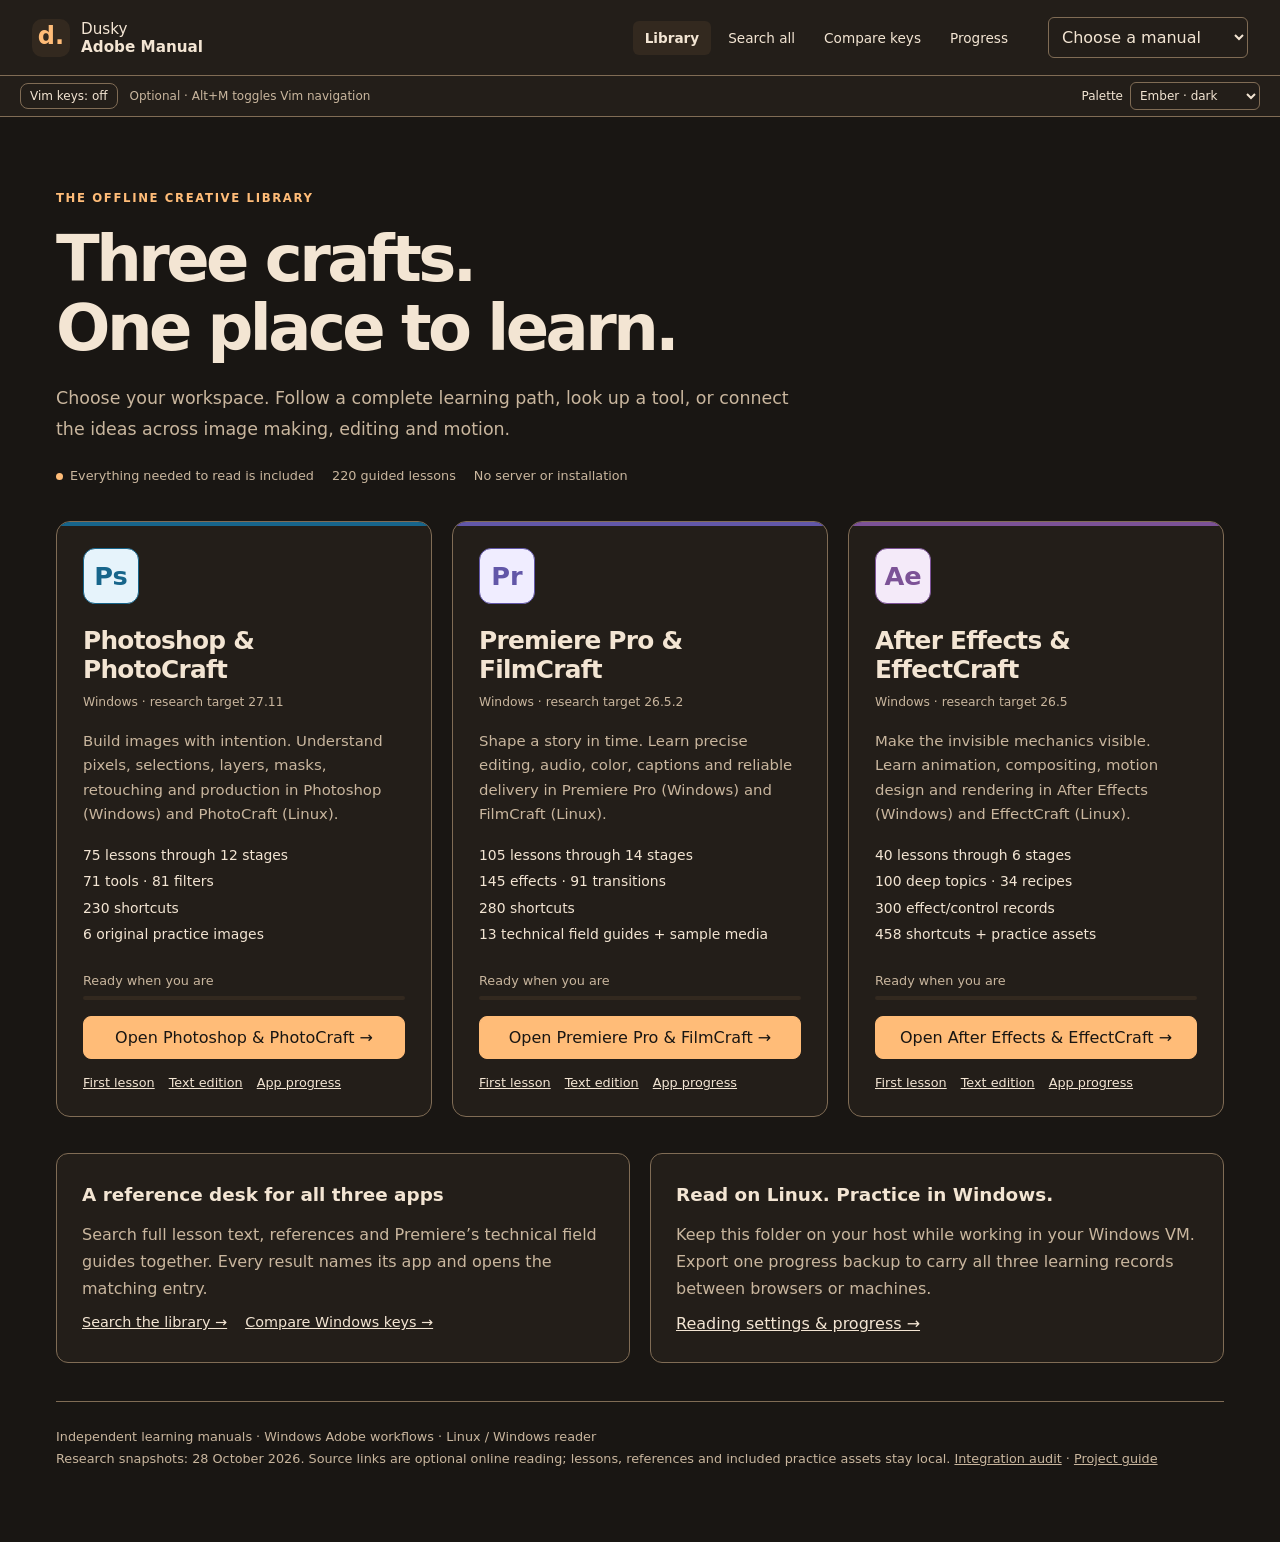
<file: index.html>
<!doctype html>
<html lang="en">
<head>
<meta charset="utf-8"><meta name="viewport" content="width=device-width,initial-scale=1">
<meta name="color-scheme" content="light dark">
<meta name="description" content="Three researched Adobe learning manuals, together. Read Photoshop, Premiere Pro and After Effects entirely offline on Linux or Windows.">
<title>Dusky Adobe Manual</title>
<link rel="icon" href="assets/favicon.svg" type="image/svg+xml">
<link rel="stylesheet" href="assets/library.css">
<link rel="stylesheet" href="assets/palette-library.css"><link rel="stylesheet" href="assets/palette.css"><script src="assets/palette.js"></script>
<script defer src="assets/catalog.js"></script><script defer src="assets/vim.js"></script><script defer src="assets/reading.js"></script><script defer src="assets/shortcut-study.js"></script><script defer src="assets/library.js"></script>
</head>
<body>
<a class="skip" href="#workspace">Skip to content</a>
<header class="library-bar">
<a class="wordmark" href="#home" aria-label="Dusky Adobe Manual — choose a manual"><span class="logo" aria-hidden="true">d.</span><span>Dusky <strong>Adobe Manual</strong></span></a>
<nav aria-label="Library navigation"><a href="#home" data-nav="home">Library</a><a href="#search" data-nav="search" title="Search all manuals (Ctrl+K)">Search all</a><a href="#compare" data-nav="compare">Compare keys</a><a href="#settings" data-nav="settings">Progress</a></nav>
<label class="switcher"><span class="sr-only">Switch manual</span><select id="switcher"><option value="">Choose a manual</option><option value="photoshop">Photoshop &amp; PhotoCraft</option><option value="premiere">Premiere Pro &amp; FilmCraft</option><option value="after-effects">After Effects &amp; EffectCraft</option></select></label>
</header>
<div class="keyboard-bar"><button id="vim-toggle" type="button" aria-pressed="false">Vim keys: off</button><span id="vim-help">Optional · Alt+M toggles Vim navigation</span><label class="palette-control">Palette <select id="palette-select" aria-label="Color palette"></select></label></div>
<main id="workspace" tabindex="-1"></main>
<div id="readers" hidden></div>
<div id="notice" role="status" aria-live="polite"></div>
<input type="file" id="import-library" accept="application/json,.json" hidden>
<noscript><main class="page"><h1>Choose an offline manual</h1><p>Enable JavaScript for the interactive reader. The complete text editions are also included:</p><ul><li><a href="manuals/photoshop/ALL_CONTENT.md">Photoshop &amp; PhotoCraft</a></li><li><a href="manuals/premiere/ALL_CONTENT.md">Premiere Pro &amp; FilmCraft</a></li><li><a href="manuals/after-effects/ALL_CONTENT.md">After Effects &amp; EffectCraft</a></li></ul></main></noscript>
</body></html>
</file>
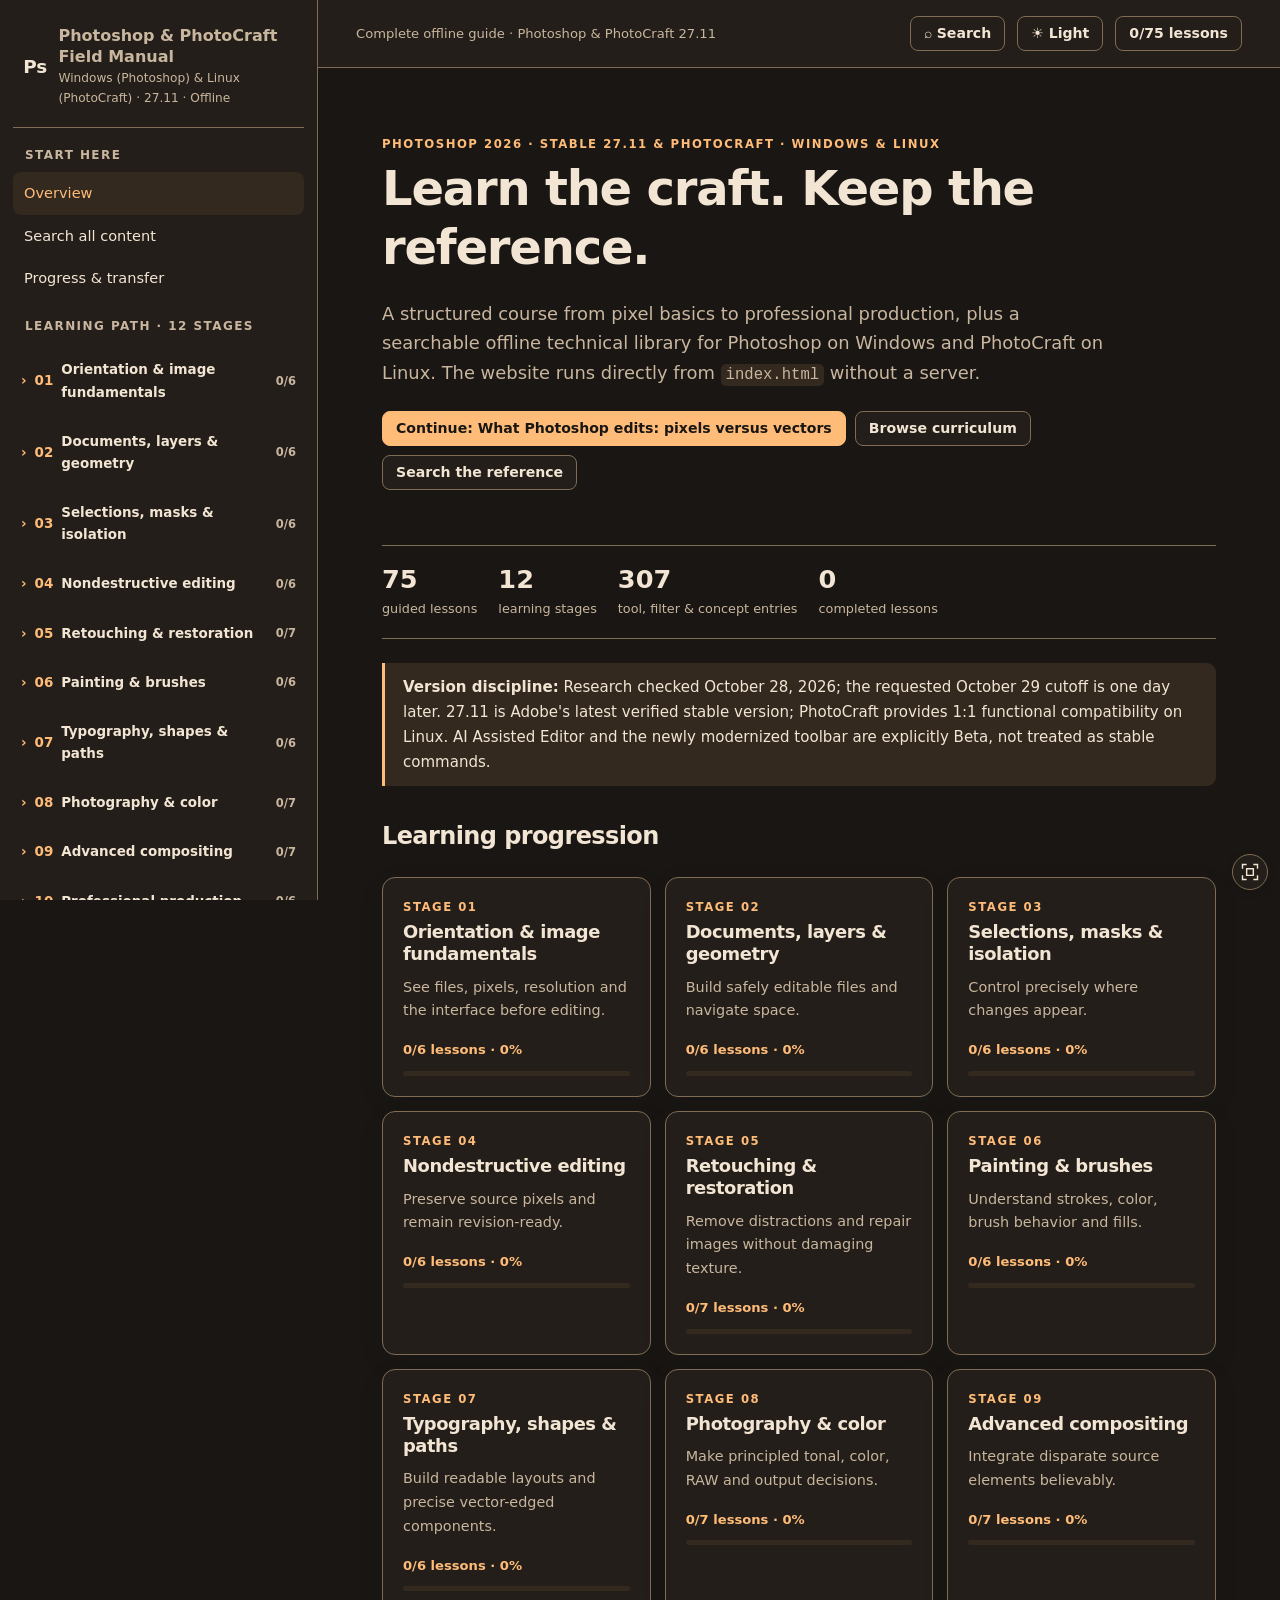
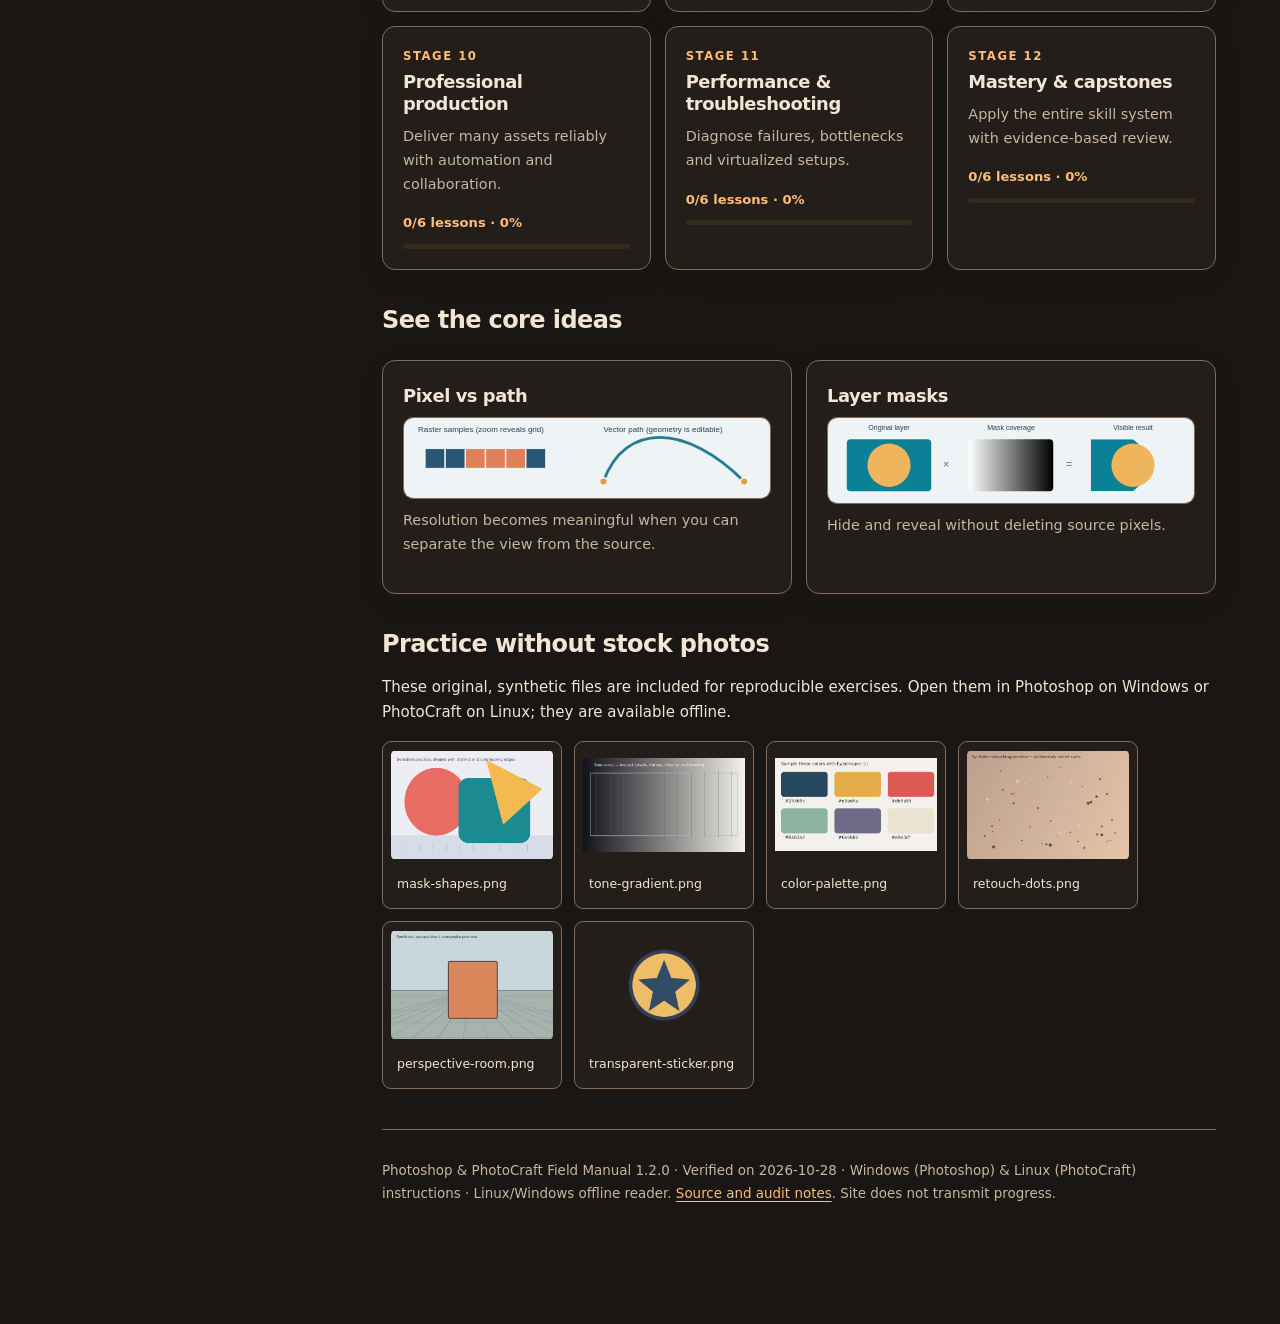
<file: manuals/photoshop/index.html>
<!doctype html>
<html lang="en">
<head>
  <meta charset="utf-8">
  <meta name="viewport" content="width=device-width, initial-scale=1">
  <meta name="color-scheme" content="light dark">
  <meta name="description" content="Offline Photoshop 2026 (27.11) and PhotoCraft learning curriculum and reference manual, readable on Linux and Windows.">
  <title>Photoshop &amp; PhotoCraft Field Manual · Offline</title>
  <link rel="icon" href="assets/favicon.svg" type="image/svg+xml">
<style>:root{--bg:#f4f5f2;--surface:#fff;--surface2:#eef2f1;--ink:#25343b;--muted:#617379;--line:#d8dfdf;--accent:#0c7475;--accent2:#095458;--focus:#db8c32;--shadow:0 8px 28px rgba(24,48,50,.07);--radius:13px;--sidebar:318px;font-family:Inter,ui-sans-serif,system-ui,-apple-system,"Segoe UI",Arial,sans-serif;font-synthesis:none;color-scheme:light}
html[data-theme="dark"]{--bg:#111c24;--surface:#1a2932;--surface2:#22343d;--ink:#e7eff0;--muted:#b0c0c6;--line:#384e58;--accent:#79dbcf;--accent2:#a5efe5;--focus:#e3a64c;--shadow:0 8px 28px rgba(0,0,0,.17);color-scheme:dark}
*{box-sizing:border-box}html{scroll-behavior:smooth}body{margin:0;background:var(--bg);color:var(--ink);line-height:1.65;font-size:15px}button,input,select{font:inherit}button{cursor:pointer}a{color:var(--accent2);text-decoration-thickness:1px;text-underline-offset:3px}a:hover{text-decoration-thickness:2px}a:focus-visible,button:focus-visible,input:focus-visible,summary:focus-visible{outline:3px solid var(--focus);outline-offset:3px}h1,h2,h3,h4{line-height:1.23;letter-spacing:-.025em}h1{font-size:clamp(2rem,4vw,3rem);margin:.1em 0 .45em}h2{font-size:1.5rem;margin:2.25rem 0 1rem}h3{font-size:1.12rem;margin:1.45rem 0 .6rem}h4{font-size:1rem;margin:1.3rem 0 .3rem}p{margin:.65rem 0 1rem}ol,ul{padding-left:1.5rem}li{padding-left:.2rem;margin:.35rem 0}strong{font-weight:650}small,.muted{color:var(--muted)}.eyebrow{text-transform:uppercase;font-size:.73rem;letter-spacing:.13em;font-weight:750;color:var(--accent2)}.skip-link{position:absolute;z-index:100;left:12px;top:-100px;padding:12px;background:var(--surface)}.skip-link:focus{top:12px}.app-shell{min-height:100vh;display:grid;grid-template-columns:var(--sidebar) minmax(0,1fr)}.sidebar{position:sticky;top:0;height:100vh;overflow-y:auto;border-right:1px solid var(--line);background:var(--surface);padding:16px 13px 35px;overscroll-behavior:contain;z-index:20}.brand{display:flex;gap:11px;align-items:center;padding:10px 10px 19px;border-bottom:1px solid var(--line);text-decoration:none;color:var(--ink)}.brand-icon{width:37px;height:37px;display:grid;place-items:center;border-radius:10px;background:#16485a;color:#a3eee3;font-weight:800;font-size:1.15rem}.brand strong{display:block;font-size:1rem;line-height:1.3}.brand span:last-child{font-size:.76rem;color:var(--muted)}.side-head{font-size:.75rem;text-transform:uppercase;letter-spacing:.12em;font-weight:700;color:var(--muted);padding:18px 12px 7px}.side-link{display:flex;align-items:center;justify-content:space-between;gap:8px;color:var(--ink);padding:9px 11px;text-decoration:none;border-radius:8px;font-size:.91rem}.side-link:hover,.side-link.active,.lesson-nav-link.active{background:var(--surface2);color:var(--accent2)}.side-stat{font-size:.72rem;color:var(--muted);font-variant-numeric:tabular-nums}.stage-nav{border-radius:10px;margin:5px 0;border:1px solid transparent}.stage-nav[open]{border-color:var(--line)}.stage-nav summary{cursor:pointer;display:flex;gap:8px;align-items:center;padding:10px 7px;font-size:.84rem;font-weight:650;list-style:none}.stage-nav summary::-webkit-details-marker{display:none}.stage-nav summary::before{content:'›';font-weight:800;color:var(--accent);transform:rotate(0);transition:.15s}.stage-nav[open] summary::before{transform:rotate(90deg)}.stage-num{color:var(--accent2);font-variant-numeric:tabular-nums}.progress-track{height:5px;background:var(--surface2);border-radius:9px;overflow:hidden;margin:0 10px 9px}.progress-fill{background:var(--accent);height:100%;border-radius:9px;display:block}.lesson-nav-link{color:var(--muted);display:flex;gap:9px;font-size:.8rem;text-decoration:none;padding:6px 13px 6px 23px;line-height:1.45;border-radius:7px}.done-dot{color:var(--accent2)}.side-end{padding:12px;border-top:1px solid var(--line);font-size:.75rem;color:var(--muted);margin-top:15px}.main-area{min-width:0}.topbar{height:68px;position:sticky;top:0;z-index:10;background:var(--surface);border-bottom:1px solid var(--line);display:flex;gap:12px;align-items:center;padding:0 clamp(15px,3vw,38px)}.top-spacer{flex:1}.mini-brand{font-size:.82rem;color:var(--muted)}.top-btn,.button{display:inline-flex;align-items:center;justify-content:center;gap:7px;padding:8px 13px;line-height:1.2;border:1px solid var(--line);background:var(--surface);color:var(--ink);border-radius:8px;text-decoration:none;font-size:.88rem;font-weight:600}.top-btn:hover,.button:hover{background:var(--surface2)}.button.primary{background:var(--accent2);color:var(--surface);border-color:var(--accent2)}html[data-theme=dark] .button.primary{color:#0e2831}.button.soft{background:var(--surface2)}.button.small{padding:5px 10px;font-size:.79rem}.button[disabled]{opacity:.5;cursor:not-allowed}.iconbtn{background:transparent;border:0;color:var(--ink);border-radius:8px;padding:6px;font-size:1.15rem}.mobile-menu{display:none}.read-content{max-width:1030px;margin:0 auto;padding:clamp(22px,3.5vw,48px) clamp(18px,5vw,66px) 90px}.reading{max-width:850px}.crumbs{display:flex;flex-wrap:wrap;align-items:center;gap:8px;color:var(--muted);font-size:.83rem;margin-bottom:24px}.crumbs a{text-decoration:none}.crumbs span.sep{color:var(--line)}.intro{font-size:1.14rem;color:var(--muted);max-width:72ch;line-height:1.75}.note{border-left:3px solid var(--accent);padding:12px 18px;background:var(--surface2);border-radius:0 9px 9px 0;margin:24px 0;font-size:.94rem}.warning{border-left-color:var(--focus)}.cards{display:grid;grid-template-columns:repeat(auto-fit,minmax(250px,1fr));gap:14px;margin:25px 0}.card{border:1px solid var(--line);border-radius:var(--radius);padding:20px;background:var(--surface);box-shadow:var(--shadow);text-decoration:none;color:var(--ink);transition:transform .15s,border .15s}.card:hover{transform:translateY(-2px);border-color:var(--accent)}.card h3{margin:.25rem 0 .6rem;font-size:1.12rem}.card p{color:var(--muted);font-size:.9rem}.card-stat{display:block;color:var(--accent2);font-size:.82rem;font-weight:700}.tag{display:inline-block;background:var(--surface2);border:1px solid var(--line);border-radius:5px;padding:2px 8px;font-size:.76rem;color:var(--muted);margin:1px 4px 3px 0}.hero{padding:22px 0 12px}.hero-lead{max-width:730px;font-size:1.12rem;color:var(--muted)}.hero-actions{display:flex;flex-wrap:wrap;gap:9px;margin:23px 0}.stats{display:flex;gap:21px;flex-wrap:wrap;padding:17px 0;border-top:1px solid var(--line);border-bottom:1px solid var(--line);margin:20px 0}.stat b{display:block;font-size:1.6rem;font-variant-numeric:tabular-nums;line-height:1.3}.stat span{color:var(--muted);font-size:.8rem}.lesson-meta{display:flex;gap:8px;flex-wrap:wrap;margin:18px 0 31px}.lesson-head{display:flex;justify-content:space-between;align-items:flex-start;gap:12px}.lesson-head h1{margin-top:7px}.lesson-section{padding:15px 0;border-bottom:1px solid var(--line)}.lesson-section h2{margin:13px 0 13px}.step-list{counter-reset:steps;list-style:none;padding:0;display:grid;gap:10px}.step-list li{counter-increment:steps;display:grid;grid-template-columns:30px 1fr;gap:12px;padding:13px 16px 13px 11px;background:var(--surface);border:1px solid var(--line);border-radius:10px;margin:0}.step-list li::before{content:counter(steps);display:grid;place-items:center;width:29px;height:29px;border:1px solid var(--line);border-radius:50%;color:var(--accent2);font-weight:750;font-size:.85rem}.checklist{display:grid;gap:7px;margin:16px 0}.checkrow{display:flex;gap:9px;align-items:flex-start;padding:12px 13px;background:var(--surface);border:1px solid var(--line);border-radius:8px}.checkrow input{margin-top:5px;accent-color:var(--accent)}.quizbox{background:var(--surface);border:1px solid var(--line);border-radius:var(--radius);padding:20px;margin:25px 0}.quizbox h3{margin-top:0}.quizopt{display:flex;align-items:flex-start;gap:10px;margin:10px 0;padding:10px;border-radius:8px;border:1px solid var(--line)}.quizopt:has(input:checked){background:var(--surface2);border-color:var(--accent)}.quizopt input{margin-top:6px;accent-color:var(--accent)}.answer{margin-top:14px;border-left:3px solid var(--accent);padding:10px 13px;background:var(--surface2)}.answer.incorrect{border-left-color:var(--focus)}.completebar{display:flex;align-items:center;justify-content:space-between;gap:10px;flex-wrap:wrap;background:var(--surface2);border:1px solid var(--line);padding:13px 16px;border-radius:10px;margin:22px 0}.prevnext{display:flex;gap:14px;justify-content:space-between;margin:35px 0}.prevnext a{max-width:48%;padding:12px 16px;border:1px solid var(--line);background:var(--surface);border-radius:10px;text-decoration:none}.prevnext span{display:block;font-size:.75rem;color:var(--muted)}.diagram{width:100%;max-width:760px;display:block;border:1px solid var(--line);border-radius:10px;background:#eef3f6}.asset-previews{display:flex;flex-wrap:wrap;gap:12px}.asset-preview{background:var(--surface);border:1px solid var(--line);border-radius:9px;padding:8px;width:180px;text-decoration:none;color:var(--ink)}.asset-preview img{width:100%;height:110px;object-fit:contain;background:#eee;border-radius:5px}.asset-preview span{display:block;font-size:.78rem;word-break:break-word;padding:6px}.searchbar{display:flex;gap:9px;padding:10px 0 14px}.searchbar input,.filter-input{width:100%;border:1px solid var(--line);border-radius:9px;padding:13px 15px;background:var(--surface);color:var(--ink);font-size:1rem}.result{display:block;text-decoration:none;color:var(--ink);background:var(--surface);border:1px solid var(--line);border-radius:10px;padding:13px 17px;margin:9px 0}.result:hover{border-color:var(--accent)}.result small{display:block}.result .excerpt{color:var(--muted);font-size:.86rem;margin-top:4px;display:block}.result strong{color:var(--accent2)}.ref-list{display:grid;grid-template-columns:repeat(auto-fit,minmax(290px,1fr));gap:10px;margin:18px 0}.refitem{background:var(--surface);border:1px solid var(--line);border-radius:9px;padding:13px 15px;text-decoration:none;color:var(--ink)}.refitem:hover{border-color:var(--accent)}.refitem strong{display:block}.refitem span{color:var(--muted);font-size:.82rem;line-height:1.45}.spec{display:grid;grid-template-columns:minmax(125px,170px) 1fr;gap:0;margin:22px 0;border:1px solid var(--line);border-radius:10px;overflow:hidden}.spec dt,.spec dd{padding:11px 14px;margin:0;border-bottom:1px solid var(--line)}.spec dt{font-size:.83rem;font-weight:750;color:var(--muted);background:var(--surface2)}.spec dd{background:var(--surface)}.spec dt:last-of-type,.spec dd:last-of-type{border-bottom:0}.ref-table-wrap{overflow-x:auto}.ref-table{width:100%;border-collapse:collapse;background:var(--surface);font-size:.87rem}.ref-table th{color:var(--muted);font-size:.78rem;text-align:left;background:var(--surface2)}.ref-table td,.ref-table th{border:1px solid var(--line);padding:10px 12px;vertical-align:top}.ref-table code,code{background:var(--surface2);border-radius:5px;padding:2px 5px;font-size:.87em}.project{padding:21px;background:var(--surface);border:1px solid var(--line);border-radius:12px;margin:25px 0}.project h3{margin:3px 0}.stage-lesson-list{list-style:none;padding:0}.stage-lesson-list li{margin:0}.stage-lesson-list a{display:flex;gap:12px;justify-content:space-between;border-bottom:1px solid var(--line);text-decoration:none;padding:12px 2px;color:var(--ink)}.stage-lesson-list a:hover{color:var(--accent2)}.sources-list li{padding-bottom:16px}.sources-list a{word-break:break-word}.notice{font-size:.86rem;padding:10px 13px;background:var(--surface2);border-radius:8px;color:var(--muted)}#live-status{position:fixed;bottom:18px;right:18px;max-width:390px;padding:12px 17px;background:var(--ink);color:var(--bg);box-shadow:var(--shadow);border-radius:10px;z-index:40;display:none;font-size:.86rem}#live-status.show{display:block}.footer{padding:30px 0;margin-top:40px;border-top:1px solid var(--line);font-size:.84rem;color:var(--muted)}.menu-backdrop{display:none}
@media(max-width:1000px){:root{--sidebar:266px}.read-content{padding-left:28px;padding-right:28px}.topbar{padding:0 20px}}
@media(max-width:760px){.app-shell{display:block}.mobile-menu{display:inline-flex}.sidebar{position:fixed;left:0;top:0;bottom:0;width:min(320px,85vw);transform:translateX(-105%);transition:transform .18s;box-shadow:var(--shadow)}body.menu-open .sidebar{transform:translateX(0)}body.menu-open .menu-backdrop{display:block;position:fixed;inset:0;background:rgba(0,0,0,.48);z-index:18}.topbar{height:60px;padding:0 12px}.topbar .mini-brand{display:none}.top-btn{font-size:.79rem;padding:7px 9px}.read-content{padding:22px 18px 60px}.prevnext a{max-width:49%;font-size:.86rem}.spec{grid-template-columns:1fr}.spec dt{border-bottom:0;padding-bottom:3px}.spec dd{padding-top:2px}.ref-list{grid-template-columns:1fr}.cards{grid-template-columns:1fr}}
@media(prefers-reduced-motion:reduce){html{scroll-behavior:auto}*,*::before,*::after{transition:none!important}}
@media print{.sidebar,.topbar,.hero-actions,.button,.prevnext,#live-status{display:none!important}.app-shell{display:block}.read-content{max-width:100%;padding:0}.lesson-section{break-inside:avoid}body{background:white;color:black}.step-list li,.quizbox,.project{border:1px solid #bbb;box-shadow:none}a{color:#222}}

/* Reading comfort options inspired by the reference manual, without a runtime dependency. */
html[data-large="true"]{font-size:18px}
html[data-large="true"] body{font-size:18px}
html[data-contrast="true"]{--bg:#fff;--surface:#fff;--surface2:#f2f2f2;--ink:#090909;--muted:#292929;--line:#414141;--accent:#005163;--accent2:#003a46;--focus:#ae3900;--shadow:none}
html[data-theme="dark"][data-contrast="true"]{--bg:#050505;--surface:#0b0b0b;--surface2:#161616;--ink:#fff;--muted:#e3e3e3;--line:#a5a5a5;--accent:#9ae9ef;--accent2:#c2ffff;--focus:#ffc669;--shadow:none}
.reading-controls,.step-toolbar{display:flex;align-items:center;gap:9px;flex-wrap:wrap;margin:1rem 0}
.step-toolbar .button[disabled]{opacity:.5;cursor:not-allowed}
.step-list li[hidden]{display:none!important}
@media print{.step-list li[hidden]{display:list-item!important}.step-toolbar,.reading-controls{display:none!important}}

.search-target{outline:3px solid var(--focus);outline-offset:-3px;background:var(--surface2)}
</style>


<style>/* Shared semantic colors. Teaching images and SVG fills retain their source colors. */
html[data-palette="ember-dark"]{--t-bg:#191613;--t-paper:#231e19;--t-soft:#33291f;--t-ink:#f3e5d3;--t-muted:#c9b69e;--t-line:#806c55;--t-accent:#ffbc78;--t-good:#a9d59c;--t-bad:#ffb1a0;color-scheme:dark!important;}
html[data-palette="ocean-dark"]{--t-bg:#111e27;--t-paper:#192a35;--t-soft:#253d4a;--t-ink:#e3edf0;--t-muted:#aec5ce;--t-line:#587b8c;--t-accent:#8ec9e7;--t-good:#a9d59c;--t-bad:#ffb1a0;color-scheme:dark!important;}
html[data-palette="ember-light"]{--t-bg:#fdf0d5;--t-paper:#fff8e9;--t-soft:#efdfc5;--t-ink:#3c251c;--t-muted:#73513f;--t-line:#ac8e70;--t-accent:#993821;--t-good:#285d30;--t-bad:#9e2c22;color-scheme:light!important;}
html[data-palette="ocean-light"]{--t-bg:#eef5f7;--t-paper:#fafdfd;--t-soft:#dcebf0;--t-ink:#003049;--t-muted:#3c6173;--t-line:#7c9eae;--t-accent:#075b80;--t-good:#285d30;--t-bad:#9e2c22;color-scheme:light!important;}
html[data-palette],html[data-palette] body{--bg:var(--t-bg)!important;--paper:var(--t-paper)!important;--surface:var(--t-paper)!important;--surface2:var(--t-soft)!important;--panel:var(--t-paper)!important;--soft:var(--t-soft)!important;--ink:var(--t-ink)!important;--muted:var(--t-muted)!important;--line:var(--t-line)!important;--border:var(--t-line)!important;--edge:var(--t-line)!important;--accent:var(--t-accent)!important;--accent2:var(--t-accent)!important;--accent-dark:var(--t-accent)!important;--brand:var(--t-accent)!important;--brand2:var(--t-soft)!important;--focus:var(--t-accent)!important;--nav:var(--t-paper)!important;--navtxt:var(--t-ink)!important;--navink:var(--t-ink)!important;--warm:var(--t-soft)!important;--tag:var(--t-soft)!important;--purple:var(--t-accent)!important;--green:var(--t-good)!important;--amber:var(--t-accent)!important}
html[data-palette] body{background:var(--t-bg);color:var(--t-ink)}
html[data-palette] body.high-contrast,html[data-palette] body.high-contrast *{--t-muted:var(--t-ink);--t-line:var(--t-ink)}
html[data-palette] :is(button,input,textarea,select){accent-color:var(--t-accent)}
html[data-palette] :is(input,textarea,select){background-color:var(--t-paper);color:var(--t-ink)}
html[data-palette] .result mark{background:var(--t-accent);color:var(--t-bg)}
html[data-palette] .primary,html[data-palette] .primary:hover{background:var(--t-accent);color:var(--t-bg);border-color:var(--t-accent)}
html[data-palette] .logo{background:var(--t-soft);color:var(--t-accent)}
html[data-palette] .library-return{background:var(--t-paper)!important;color:var(--t-ink)!important;border:1px solid var(--t-line)}
.palette-control{display:flex;align-items:center;gap:7px;margin-left:auto;font-size:.75rem;white-space:nowrap}.palette-control select{font:inherit;padding:5px;border:1px solid var(--line);border-radius:6px;max-width:155px}.keyboard-bar{flex-wrap:wrap}.keyboard-bar>span{flex:1;min-width:130px}


html[data-palette="woodland-dark"]{--t-bg:#2c3930;--t-paper:#3f4f44;--t-soft:#48594c;--t-ink:#f1ecdf;--t-muted:#dcd7c9;--t-line:#a27b5c;--t-accent:#f1c69f;--t-good:#c1e7ae;--t-bad:#ffbba8;color-scheme:dark}
html[data-palette="woodland-light"]{--t-bg:#dcd7c9;--t-paper:#f3eee2;--t-soft:#d2cbbb;--t-ink:#2c3930;--t-muted:#3f4f44;--t-line:#8e755e;--t-accent:#654029;--t-good:#285d30;--t-bad:#9e2c22;color-scheme:light}

@media print{html[data-palette],html[data-palette] body{--t-bg:#fff;--t-paper:#fff;--t-soft:#eee;--t-ink:#111;--t-muted:#333;--t-line:#777;--t-accent:#333;color-scheme:light}.palette-control{display:none!important}}

html[data-palette] body .button.primary,html[data-palette] body .btn:not(.ghost):not(.light){background:var(--t-accent);color:var(--t-bg);border-color:var(--t-accent)}

html[data-palette] input::placeholder,html[data-palette] textarea::placeholder{color:var(--t-muted);opacity:1}
/* Generated by scripts/palettes.py; original layout and media unchanged. */
html[data-palette] .brand-icon{background:var(--t-paper);color:var(--t-ink)}
html[data-palette] .diagram{background:var(--t-paper)}
html[data-palette] .asset-preview img{background:var(--t-paper)}
</style><script>/* Shared offline appearance; independent of authored learning records. */
(() => {
 'use strict';
 const palettes=[{"id": "ember-dark", "label": "Ember \u00b7 dark", "mode": "dark"}, {"id": "ember-light", "label": "Ember \u00b7 light", "mode": "light"}, {"id": "woodland-dark", "label": "Woodland \u00b7 dark", "mode": "dark"}, {"id": "woodland-light", "label": "Woodland \u00b7 light", "mode": "light"}, {"id": "ocean-dark", "label": "Ocean \u00b7 dark", "mode": "dark"}, {"id": "ocean-light", "label": "Ocean \u00b7 light", "mode": "light"}];
 let current='ember-dark';
 try{const saved=localStorage.getItem('dusky-adobe-palette');if(palettes.some(p=>p.id===saved))current=saved;}catch{}
 function labels(){const dark=current.endsWith('-dark');for(const button of document.querySelectorAll('[data-action="theme"],#themeToggle')){const text=button.id==='themeToggle'?(dark?'☀':'◐'):(dark?'☀ Light':'◐ Dark');if(button.textContent!==text)button.textContent=text;button.setAttribute('aria-label',dark?'Switch to light palette':'Switch to dark palette');}}
 function apply(){document.documentElement.dataset.palette=current;document.documentElement.dataset.paletteMode=palettes.find(p=>p.id===current).mode;labels();}
 function set(id){if(!palettes.some(p=>p.id===id)||id===current)return;current=id;apply();try{localStorage.setItem('dusky-adobe-palette',id);}catch{}document.dispatchEvent(new CustomEvent('palette-change',{detail:id}));}
 document.addEventListener('DOMContentLoaded',()=>{labels();new MutationObserver(labels).observe(document.body,{childList:true,subtree:true});});
 window.ManualPalette={palettes,current:()=>current,set};apply();
 // Existing reader light/dark buttons select the matching palette family.
 document.addEventListener('click',e=>{if(e.target.closest('[data-action="theme"],#themeToggle')){e.preventDefault();e.stopImmediatePropagation();set(current.replace(/(dark|light)$/,document.documentElement.dataset.paletteMode==='dark'?'light':'dark'));}},true);
})();
</script></head>
<body>
<a class="skip-link" id="skip-link" href="#main">Skip to main content</a>
<div id="app" aria-live="off">
  <header class="shell-header"><strong>Photoshop &amp; PhotoCraft Field Manual</strong><span>Loading local content…</span></header>
  <main id="main" class="loading"><h1>Offline Photoshop &amp; PhotoCraft learning manual</h1><p>Enable JavaScript for interactive navigation, or read <a href="ALL_CONTENT.md">ALL_CONTENT.md</a>, the complete text-only manual.</p></main>
</div>
<noscript><p class="noscript">JavaScript is disabled. The complete lessons remain readable offline in <a href="ALL_CONTENT.md">ALL_CONTENT.md</a>.</p></noscript>
<script>"use strict";window.MANUAL_DATA={"manifest":{"project":"Photoshop & PhotoCraft Field Manual: Windows & Linux Edition","edition":"1.2.0","photoshop_version":"27.11","release":"September 2026; exact day not established from consulted release notes","security_patch_evidence":"Adobe October 13, 2026 APSB26-158: 27.11","verified_on":"2026-10-28","research_cutoff_requested":"2026-10-29","scope":"Photoshop 27.11 (Windows) & PhotoCraft (Linux); offline reader Windows/Linux","lessons":75},"stages":[{"id":1,"title":"Orientation & image fundamentals","description":"See files, pixels, resolution and the interface before editing.","lessons":["s01l01","s01l02","s01l03","s01l04","s01l05","s01l06"],"project":{"title":"Pixel field guide","brief":"Create a labeled 800 × 600 PSD comparing raster marks, vector shapes, PPI and zoom; keep two versions.","pass":"Show 100% and 400% views; correctly distinguish pixel count from print density."}},{"id":2,"title":"Documents, layers & geometry","description":"Build safely editable files and navigate space.","lessons":["s02l01","s02l02","s02l03","s02l04","s02l05","s02l06"],"project":{"title":"Editable six-tile layout","brief":"Build six organized shape/text layers, two groups, clear alignment and transparent PNG output.","pass":"Grid spacing consistent within 4 px; PSD layers remain editable."}},{"id":3,"title":"Selections, masks & isolation","description":"Control precisely where changes appear.","lessons":["s03l01","s03l02","s03l03","s03l04","s03l05","s03l06"],"project":{"title":"Edge isolation studio","brief":"Extract three objects using color range, object selection and a Pen/vector mask; test on dark/light backgrounds.","pass":"Three separately toggled masks; no major hard fringe at 100%."}},{"id":4,"title":"Nondestructive editing","description":"Preserve source pixels and remain revision-ready.","lessons":["s04l01","s04l02","s04l03","s04l04","s04l05","s04l06"],"project":{"title":"Reversible visual treatment","brief":"Create an original PSD plus three looks using Curves, Smart Filters, Blend If and named layer styles.","pass":"Each look toggles independently; master pixels untouched."}},{"id":5,"title":"Retouching & restoration","description":"Remove distractions and repair images without damaging texture.","lessons":["s05l01","s05l02","s05l03","s05l04","s05l05","s05l06","s05l07"],"project":{"title":"Careful restoration","brief":"Repair a damaged practice image, showing healing, cloning, dodge/burn and an annotated before/after.","pass":"No major repeated textures; source copy preserved."}},{"id":6,"title":"Painting & brushes","description":"Understand strokes, color, brush behavior and fills.","lessons":["s06l01","s06l02","s06l03","s06l04","s06l05","s06l06"],"project":{"title":"Limited-palette artwork","brief":"Paint a five-layer scene and a swatch board using fixed and dynamics brushes, gradient and value hierarchy.","pass":"Scene reads at 10% view; colors can be recreated from swatches."}},{"id":7,"title":"Typography, shapes & paths","description":"Build readable layouts and precise vector-edged components.","lessons":["s07l01","s07l02","s07l03","s07l04","s07l05","s07l06"],"project":{"title":"Typographic poster","brief":"Create a 1200 × 1600 poster with two type sizes, correct tracking/leading, 3 vector shapes and a Bézier icon.","pass":"Editable live text; consistent 64 px margins; no overflow."}},{"id":8,"title":"Photography & color","description":"Make principled tonal, color, RAW and output decisions.","lessons":["s08l01","s08l02","s08l03","s08l04","s08l05","s08l06","s08l07"],"project":{"title":"Color-managed portrait and print proof","brief":"Prepare a neutral and creative grade, inspect histogram, record output profile and native print size.","pass":"No accidental clipping; ICC assumptions documented."}},{"id":9,"title":"Advanced compositing","description":"Integrate disparate source elements believably.","lessons":["s09l01","s09l02","s09l03","s09l04","s09l05","s09l06","s09l07"],"project":{"title":"Multi-plane photo composite","brief":"Composite subject, floor, sky and graphic insert with perspective, shadows, haze and selective color adjustments.","pass":"No floating object; coherent key-light direction and mask boundaries."}},{"id":10,"title":"Professional production","description":"Deliver many assets reliably with automation and collaboration.","lessons":["s10l01","s10l02","s10l03","s10l04","s10l05","s10l06"],"project":{"title":"Production export bundle","brief":"Build a reusable template, export three sizes and run/test one Action against 3 different source files.","pass":"Correct filenames/sizes; zero overwritten sources."}},{"id":11,"title":"Performance & troubleshooting","description":"Diagnose failures, bottlenecks and virtualized setups.","lessons":["s11l01","s11l02","s11l03","s11l04","s11l05","s11l06"],"project":{"title":"Technical incident report","brief":"Audit your own system and run a safe VM-or-native GPU, memory, scratch, account/offline diagnostic.","pass":"Document contains exact observed GPU, vRAM, Photoshop version and unknowns."}},{"id":12,"title":"Mastery & capstones","description":"Apply the entire skill system with evidence-based review.","lessons":["s12l01","s12l02","s12l03","s12l04","s12l05","s12l06"],"project":{"title":"Complete campaign brief","brief":"Produce three-format advertisement, an optional advanced photo restoration, editable PSD, proof images and change log.","pass":"Target 85%+ final rubric; no critical source loss or missing linked assets."}}],"lessons":[{"id":"s01l01","stage":1,"title":"What Photoshop edits: pixels versus vectors","objective":"Explain and independently execute what photoshop edits: pixels versus vectors.","concept":"A raster image is a grid of colored samples. Pixel dimensions limit recoverable detail; vector paths represent mathematically defined contours, although Photoshop eventually rasterizes the display/export. A photo can contain editable vector text and shapes in the same PSD.","location":"File > New; Window > Layers","steps":["Create a 600 × 400 px, RGB Color, 8-bit, white document.","Select Brush Tool (B), create a blank pixel layer, click once with a hard brush, then zoom to 400% to inspect the painted pixel edge.","Select Rectangle Tool in Shape mode, draw a rectangle, then zoom in.","Inspect the new shape layer and compare its editable edges with raster painting."],"expected":"A shape layer remains a separate editable object; painted pixels show discrete squares at high zoom.","why":"Raster images sample color at finite coordinates; vectors describe geometry independently of that grid.","practice":"Create one raster mark and one Shape layer, rename both and compare them at 800% zoom.","proof":"Explain which artwork tolerates repeated scaling and why.","mistake":"Do not confuse zooming the view with increasing real resolution.","tip":"Use Shape mode rather than Pixels mode when you want editable geometry.","question":"Which is resolution-independent before export?","answers":["A raster brushstroke","A vector path","A flattened JPEG"],"correct":1,"explanation":"Raster images sample color at finite coordinates; vectors describe geometry independently of that grid.","use":"Use this distinction when choosing Photoshop raster editing versus editable shape/type artwork for logos, graphics and photographs.","prerequisites":[],"next":"s01l02","previous":null,"connections":["s01l02"],"completion":["Explain which artwork tolerates repeated scaling and why.","Explain the underlying mechanism in your own words: Raster images sample color at finite coordinates; vectors describe geometry independently of that grid."]},{"id":"s01l02","stage":1,"title":"Pixels, dimensions, PPI and print size","objective":"Explain and independently execute pixels, dimensions, ppi and print size.","concept":"Pixel width × pixel height determines image samples; PPI is metadata about their physical placement, not a magic detail generator. For example 3000 pixels at 300 PPI spans 10 inches at native size. Resampling changes the pixel count.","location":"Image > Image Size","steps":["Open or create a 1200 × 800 px document.","Choose Image > Image Size and disable Resample.","Change Resolution from 72 to 300 Pixels/Inch; observe pixel dimensions.","Enable Resample, change width to 600 pixels, and compare the dimensions again."],"expected":"With Resample off, only print dimensions change; with it on, the number of pixels changes.","why":"Resampling estimates samples, whereas PPI without resampling only changes the conversion between pixels and physical units.","practice":"Find the print width of a 2400 px image at 300 PPI without a calculator dialog.","proof":"Correct answer is 8 inches; keep 2400 original pixels.","mistake":"Blindly typing 300 PPI does not improve detail in a small JPEG.","tip":"Keep Resample off while testing print-size relationships.","question":"What does changing PPI with Resample disabled alter?","answers":["Physical print size only","Pixel width","Number of layers"],"correct":0,"explanation":"Resampling estimates samples, whereas PPI without resampling only changes the conversion between pixels and physical units.","use":"Use these measurements when preparing screen assets and calculating native-size photographic prints without inventing image detail.","prerequisites":["s01l01"],"next":"s01l03","previous":"s01l01","connections":["s01l03"],"completion":["Correct answer is 8 inches; keep 2400 original pixels.","Explain the underlying mechanism in your own words: Resampling estimates samples, whereas PPI without resampling only changes the conversion between pixels and physical units."]},{"id":"s01l03","stage":1,"title":"Create, open, save and close safely","objective":"Explain and independently execute create, open, save and close safely.","concept":"A layered PSD or large PSB is a working master; JPEG is a usually flattened, lossy delivery copy; PNG can retain alpha but is not a layered PSD replacement. Work on copies and save an editable source.","location":"File > New; File > Open; File > Save As; File > Save a Copy","steps":["Create a 1000 × 800 px RGB document, then paint a mark on a new layer.","Choose File > Save As and save a local PSD named 01-master.psd.","Reopen it and verify the Layers panel contains the painted layer.","Use File > Save a Copy to create a JPEG or PNG delivery file; reopen separately."],"expected":"The PSD retains distinct layers; an exported flattened file is for distribution.","why":"Working and delivery files have different jobs; reversible structure belongs in the master.","practice":"Make a folder named project and save master.psd plus a delivery.png.","proof":"Reopen master.psd and demonstrate that the mark can be independently hidden.","mistake":"Do not overwrite the only layered master with a flattened format.","tip":"Use revision suffixes or versioned folders for critical deliverables.","question":"What should be kept for revising layers later?","answers":["JPEG only","Screenshot","PSD master"],"correct":2,"explanation":"Working and delivery files have different jobs; reversible structure belongs in the master.","use":"Use a layered master plus separate delivery files whenever a client may request revisions after an export.","prerequisites":["s01l02"],"next":"s01l04","previous":"s01l02","connections":["s01l04"],"completion":["Reopen master.psd and demonstrate that the mark can be independently hidden.","Explain the underlying mechanism in your own words: Working and delivery files have different jobs; reversible structure belongs in the master."]},{"id":"s01l04","stage":1,"title":"Interface, panels, workspaces and preferences","objective":"Explain and independently execute interface, panels, workspaces and preferences.","concept":"The Toolbar chooses an operation; the Options bar changes its parameters; panels expose the document structure and adjustment controls. A workspace stores panel layout, not image pixels. Shortcuts may be intercepted by text fields.","location":"Window > Workspace; Window > Layers; Window > Properties; Edit > Preferences > General","steps":["Open Window > Layers and Window > Properties.","Drag a panel tab to rearrange the workspace; restore it using Window > Workspace > Reset Essentials (when Essentials is active).","Select Edit > Preferences > General and inspect settings without changing unknown options.","Click inside and outside a numeric field; test a tool key only when focus is off the field."],"expected":"Panels can be repositioned without changing the image; keyboard focus affects commands.","why":"UI layout is separate from document content, so workspace changes are safe to experiment with.","practice":"Configure a workspace with Layers, Properties and History visible; restore Essentials.","proof":"Locate both panels and show the default layout again.","mistake":"If a shortcut types a letter into a field, click the canvas or press Esc to exit the field.","tip":"Save a custom workspace only after its layout is useful.","question":"Which choice restores a workspace layout?","answers":["File > Export","Window > Workspace > Reset Essentials","Image > Mode"],"correct":1,"explanation":"UI layout is separate from document content, so workspace changes are safe to experiment with.","use":"Use a consistent workspace when switching between retouching, compositing and layout without altering document content.","prerequisites":["s01l03"],"next":"s01l05","previous":"s01l03","connections":["s01l05"],"completion":["Locate both panels and show the default layout again.","Explain the underlying mechanism in your own words: UI layout is separate from document content, so workspace changes are safe to experiment with."]},{"id":"s01l05","stage":1,"title":"Zoom, pan, rulers and guides","objective":"Explain and independently execute zoom, pan, rulers and guides.","concept":"View zoom changes screen magnification, not pixel content. Rulers, guides and the Info panel help measure and align without altering artwork. A hand-pan does not move document layers.","location":"View > Rulers; View > New Guide; Window > Info; Zoom Tool; Hand Tool","steps":["Open a document and press Ctrl+0 to fit it on screen.","Press Ctrl+1 to inspect 100% view.","Press Ctrl+R to display rulers, then drag a guide from a ruler.","Use Hand Tool (H) to pan around the canvas and inspect the Info panel."],"expected":"The document content stays fixed as the view changes and guide overlays appear.","why":"Display transformations and editing transformations are independent.","practice":"Set horizontal and vertical guides at the canvas midpoint and inspect at 100%.","proof":"Guides intersect at the middle without changing any pixel.","mistake":"Do not mistake low zoom interpolation for actual file blur.","tip":"At 100%, judge edge sharpness more reliably than at arbitrary zoom.","question":"Does zooming to 400% add pixels?","answers":["No","Yes, four times","Yes, only for PSD"],"correct":0,"explanation":"Display transformations and editing transformations are independent.","use":"Use 100% zoom for pixel judgment and guides/rulers for repeatable spacing before export.","prerequisites":["s01l04"],"next":"s01l06","previous":"s01l04","connections":["s01l06"],"completion":["Guides intersect at the middle without changing any pixel.","Explain the underlying mechanism in your own words: Display transformations and editing transformations are independent."]},{"id":"s01l06","stage":1,"title":"History, undo and disciplined experiments","objective":"Explain and independently execute history, undo and disciplined experiments.","concept":"Undo reverses recent actions but is not a durable backup; History states can be lost when a file closes or the list is purged. Save versions before destructive experiments.","location":"Edit > Undo; Window > History","steps":["Create a shape layer and paint three distinct short strokes on a new pixel layer.","Press Ctrl+Z once and observe the most recent step disappear.","Open Window > History and select an earlier state.","Return to the newest desired state, then save the PSD as v02.psd."],"expected":"History walks through session states; the saved PSD records only the chosen current result.","why":"History is temporal state, not a substitute for named snapshots or file versions.","practice":"Make three editing changes, deliberately revert one and create a new saved version.","proof":"Show a v01 and v02 file and explain their differences.","mistake":"Jumping to a past History state and making new edits may discard later redo states.","tip":"Duplicate a layer before testing filters or retouching.","question":"What survives closing and reopening a document?","answers":["All unsaved History states","Current undo buffer","Saved PSD versions"],"correct":2,"explanation":"History is temporal state, not a substitute for named snapshots or file versions.","use":"Use History for immediate experiments, but save versioned PSDs before risky reconstruction or filters.","prerequisites":["s01l05"],"next":"s02l01","previous":"s01l05","connections":["s02l01","s01l01"],"completion":["Show a v01 and v02 file and explain their differences.","Explain the underlying mechanism in your own words: History is temporal state, not a substitute for named snapshots or file versions."]},{"id":"s02l01","stage":2,"title":"Canvas size, crop and image size","objective":"Explain and independently execute canvas size, crop and image size.","concept":"Canvas Size adds or removes document area; Crop changes the framing; Image Size resamples or reinterprets resolution. Their effects differ despite all changing visible bounds.","location":"Image > Canvas Size; Crop Tool (C); Image > Image Size","steps":["Create 800 × 600 px with two Shape layers.","Choose Image > Canvas Size and set Width to 1000 px, keeping anchor centered.","Choose Crop Tool (C), drag a tighter frame and commit with Enter.","Choose Image > Image Size and compare pixel dimensions before resampling."],"expected":"Canvas expands first; crop restricts framing; resampling alters sample count.","why":"Three commands solve layout, composition and pixel-density problems respectively.","practice":"Prepare two outputs from one master: wide banner and cropped square without harming the master.","proof":"Record dimensions of each version and retain the original master.","mistake":"Cropping with Delete Cropped Pixels enabled removes hidden pixels.","tip":"Disable Delete Cropped Pixels when you need an adjustable crop.","question":"Which increases empty document area without resampling existing artwork?","answers":["Smart Sharpen","Canvas Size","Image Size with Resample"],"correct":1,"explanation":"Three commands solve layout, composition and pixel-density problems respectively.","use":"Use crop, canvas size and image size as separate choices for framing, adding space and changing resolution.","prerequisites":["s01l06"],"next":"s02l02","previous":"s01l06","connections":["s02l02","s01l02"],"completion":["Record dimensions of each version and retain the original master.","Explain the underlying mechanism in your own words: Three commands solve layout, composition and pixel-density problems respectively."]},{"id":"s02l02","stage":2,"title":"Create, rename, reorder and group layers","objective":"Explain and independently execute create, rename, reorder and group layers.","concept":"Layers composite top-to-bottom. Visibility, opacity, locks and groups change the editing structure, not the pixel size of the canvas. Accurate names matter during revisions.","location":"Window > Layers; Layer > New > Layer; Layer > Group Layers","steps":["Create three layers with colored rectangles on each.","Rename them Background color, Middle form, and Foreground accent.","Drag their order in Layers and toggle the eye icon.","Select related layers and press Ctrl+G to create a group."],"expected":"Front layers cover rear layers; hiding or reordering visibly changes overlap.","why":"Layer order is a compositing operation, not merely a file organizer.","practice":"Build a three-color geometric composition using six named layers in two groups.","proof":"Hide either group and identify exactly what changes.","mistake":"Painting on the wrong selected layer causes unexpected changes.","tip":"Use descriptive names before a file reaches dozens of layers.","question":"Which panel controls layer stacking?","answers":["Layers","Histogram","Navigator"],"correct":0,"explanation":"Layer order is a compositing operation, not merely a file organizer.","use":"Use descriptive layer names and groups when a multi-element design must be handed to someone else.","prerequisites":["s02l01"],"next":"s02l03","previous":"s02l01","connections":["s02l03","s01l03"],"completion":["Hide either group and identify exactly what changes.","Explain the underlying mechanism in your own words: Layer order is a compositing operation, not merely a file organizer."]},{"id":"s02l03","stage":2,"title":"Move, align and distribute components","objective":"Explain and independently execute move, align and distribute components.","concept":"Move changes layer position; align brings selected items to a common reference; distribute spaces multiple items evenly. Transform changes dimensions, rotation or orientation.","location":"Move Tool (V); Edit > Free Transform","steps":["Make three distinct square Shape layers.","Select all three in Layers, choose Move Tool (V), and inspect alignment/distribution controls in the Options bar.","Align their top edges, then distribute their horizontal centers.","Select one square and press Ctrl+T; resize with a corner handle and commit."],"expected":"Three elements share a common top alignment and regular spacing; one element scales.","why":"Geometry operations use selected layer bounds and alignment reference, not assumed eyeballing.","practice":"Lay out three icon tiles with consistent spacing and top alignment.","proof":"Use ruler guides to check alignment at 100%.","mistake":"Alignment and Distribute require the correct target layers, selection and sometimes an explicit reference; check the Options bar before assuming they will operate.","tip":"Use guides and Smart Guides for precision, but inspect actual positions.","question":"What is the purpose of Distribute?","answers":["Flatten all layers","Change color profile","Make spacing systematic"],"correct":2,"explanation":"Geometry operations use selected layer bounds and alignment reference, not assumed eyeballing.","use":"Use alignment/distribution and numeric transforms for tiled layouts, badges and systematic mockups.","prerequisites":["s02l02"],"next":"s02l04","previous":"s02l02","connections":["s02l04","s01l04"],"completion":["Use ruler guides to check alignment at 100%.","Explain the underlying mechanism in your own words: Geometry operations use selected layer bounds and alignment reference, not assumed eyeballing."]},{"id":"s02l04","stage":2,"title":"Transparency, alpha and the checkerboard","objective":"Explain and independently execute transparency, alpha and the checkerboard.","concept":"Transparency means pixels contribute partially or not at all to an output. The checkerboard is a display indicator, not actual artwork; exporting JPEG cannot preserve alpha.","location":"Window > Layers; File > Export > Export As","steps":["Create a new document with Transparent Background Contents.","Draw an opaque ellipse on a Shape layer.","Hide any opaque background and observe checkerboard around it.","Use File > Export > Export As, choose PNG and enable Transparency if available."],"expected":"PNG retains clear surrounding pixels; checkerboard appears only in the workspace.","why":"An alpha channel controls opacity of pixel contributions, distinct from their RGB colors.","practice":"Export a 512 × 512 transparent badge with no white rectangle.","proof":"Open the PNG over a dark layer and verify no white border.","mistake":"A hidden white background layer is not the same as an exported white fill.","tip":"Check exported transparency in a second viewer or document.","question":"Which format normally preserves transparency for web assets?","answers":["BMP with default settings","PNG","JPEG"],"correct":1,"explanation":"An alpha channel controls opacity of pixel contributions, distinct from their RGB colors.","use":"Use alpha transparency for logos, stickers, overlays and icons that must sit on varied backgrounds.","prerequisites":["s02l03"],"next":"s02l05","previous":"s02l03","connections":["s02l05","s01l05"],"completion":["Open the PNG over a dark layer and verify no white border.","Explain the underlying mechanism in your own words: An alpha channel controls opacity of pixel contributions, distinct from their RGB colors."]},{"id":"s02l05","stage":2,"title":"Layer styles and reusable appearance","objective":"Explain and independently execute layer styles and reusable appearance.","concept":"Layer effects such as Stroke, Drop Shadow and Color Overlay are attached to the layer instead of baked into pixels. Effect order, size and blending affect the result.","location":"Layer > Layer Style > Blending Options; Layers panel fx","steps":["Create a rounded rectangle Shape layer.","Double-click its empty layer row area to open Layer Style.","Add Stroke, set Position to Inside and Size to 8 px.","Add Drop Shadow with modest Distance and Size; then toggle fx visibility."],"expected":"Stroke and shadow appear and can be disabled without altering the shape path.","why":"Effects are parameterized render steps applied to content boundaries.","practice":"Make a reusable badge with 2 styles and save as PSD.","proof":"Reopen effects and change stroke width without repainting.","mistake":"Do not confuse layer Fill 0% with Opacity 0%—styles may remain visible at Fill 0%.","tip":"Use subtle shadows; large opaque shadows often look artificial.","question":"How can a stroke remain independently adjustable?","answers":["Layer Style","Rasterize layer","JPEG export"],"correct":0,"explanation":"Effects are parameterized render steps applied to content boundaries.","use":"Use live layer styles for reusable outlined text, subtle shadows and brand-consistent interface graphics.","prerequisites":["s02l04"],"next":"s02l06","previous":"s02l04","connections":["s02l06","s01l06"],"completion":["Reopen effects and change stroke width without repainting.","Explain the underlying mechanism in your own words: Effects are parameterized render steps applied to content boundaries."]},{"id":"s02l06","stage":2,"title":"Smart Guides, grids and measurement","objective":"Explain and independently execute smart guides, grids and measurement.","concept":"Guides, grids and rulers organize precision work. Snapping may be toggled; alignment must be checked rather than assumed from temporary overlays.","location":"View > Show > Grid; View > Snap; View > Rulers","steps":["Create a 1000 × 1000 px document.","Show grid using View > Show > Grid and enable View > Snap if desired.","Draw four evenly sized shape tiles and position them near grid intersections.","Temporarily hide the grid and evaluate spacing at fit view."],"expected":"Tiles align consistently without grid lines appearing in exported artwork.","why":"Guides and grids are nonprinting reference overlays.","practice":"Construct a four-tile contact sheet with equal margins and gaps.","proof":"Use guides to measure equal borders on every side.","mistake":"A grid unit is not necessarily one pixel; inspect preferences for spacing.","tip":"For precise print measurements, select suitable ruler units.","question":"Do guides normally appear in exported PNG files?","answers":["Always","Only in CMYK","No"],"correct":2,"explanation":"Guides and grids are nonprinting reference overlays.","use":"Use Smart Guides and grid snapping where repeated margins and exact alignment matter more than visual guesswork.","prerequisites":["s02l05"],"next":"s03l01","previous":"s02l05","connections":["s03l01","s02l01"],"completion":["Use guides to measure equal borders on every side.","Explain the underlying mechanism in your own words: Guides and grids are nonprinting reference overlays."]},{"id":"s03l01","stage":3,"title":"Marquee and lasso: selecting regions","objective":"Explain and independently execute marquee and lasso: selecting regions.","concept":"A selection is a temporary spatial constraint on editing, often shown as marching ants. Geometric selections are suitable for hard-edged areas; freehand selections suit irregular boundaries.","location":"Rectangular Marquee Tool (M); Lasso Tool (L); Select > Deselect","steps":["Create a document with a colored pixel layer.","Use Rectangular Marquee (M) to select the left half.","Choose Layer > New > Layer, then Edit > Fill using a foreground color.","Press Ctrl+D, use Lasso (L) to trace a rough area and fill on a separate layer."],"expected":"Only selected areas receive fills; deselection removes the boundary, not the filled pixels.","why":"Selection masks specify edit coverage rather than storing artwork by themselves.","practice":"Create an abstract poster with one sharp rectangle and one freeform filled region.","proof":"Each fill occupies only its intended selected boundary.","mistake":"Watch whether the selection is set to New, Add, Subtract or Intersect in the Options bar.","tip":"Feathering should be 0 px for crisp geometric artwork.","question":"What does Ctrl+D do in a selection workflow?","answers":["Duplicate layer","Deselect","Delete selected pixels"],"correct":1,"explanation":"Selection masks specify edit coverage rather than storing artwork by themselves.","use":"Use geometric selections for bounded fills, crops and controlled local pixel operations.","prerequisites":["s02l06"],"next":"s03l02","previous":"s02l06","connections":["s03l02","s02l02"],"completion":["Each fill occupies only its intended selected boundary.","Explain the underlying mechanism in your own words: Selection masks specify edit coverage rather than storing artwork by themselves."]},{"id":"s03l02","stage":3,"title":"Object Selection, Quick Selection and color range","objective":"Explain and independently execute object selection, quick selection and color range.","concept":"Object Selection detects likely objects; Quick Selection grows a brush-guided selection based on edges; Color Range targets sampled colors and tolerance. Each fails differently on low contrast.","location":"Object Selection Tool (W group); Quick Selection Tool (W group); Selection Brush Tool (L group); Select > Color Range","steps":["Open the included practice/mask-shapes.png.","Use Object Selection Tool to target a distinct shape.","Switch to Quick Selection Tool and paint inside a colored region; use subtract mode to trim spill.","Choose Select > Color Range and sample a different solid color, adjusting Fuzziness; confirm with OK."],"expected":"Each method creates a usable but differently shaped selection.","why":"The correct selector depends on semantic objects, visible boundaries or chromatic similarity.","practice":"Select and isolate each of the three large colored elements using a different method.","proof":"After each choice, toggle Quick Mask to examine missed edges.","mistake":"Color Range may select similar colors elsewhere in the image.","tip":"Use the Selection Brush (L tool group) for painted selection refinement when available; do not confuse its overlay with a persistent layer mask.","question":"Which method targets repeated similar colors?","answers":["Color Range","Crop Tool","Character panel"],"correct":0,"explanation":"The correct selector depends on semantic objects, visible boundaries or chromatic similarity.","use":"Use a selection method matched to object shape, edge contrast and color complexity before refining a mask.","prerequisites":["s03l01"],"next":"s03l03","previous":"s03l01","connections":["s03l03","s02l03"],"completion":["After each choice, toggle Quick Mask to examine missed edges.","Explain the underlying mechanism in your own words: The correct selector depends on semantic objects, visible boundaries or chromatic similarity."]},{"id":"s03l03","stage":3,"title":"Layer masks: hiding without deleting","objective":"Explain and independently execute layer masks: hiding without deleting.","concept":"A raster layer mask is grayscale coverage: white reveals, black hides, gray partially reveals. The pixels underneath are intact. Painting on a mask changes visibility rather than source RGB values.","location":"Layer > Layer Mask > Reveal All; Window > Layers","steps":["Open practice/mask-shapes.png.","Duplicate the image layer with Ctrl+J.","Choose Layer > Layer Mask > Reveal All and click the mask thumbnail.","Paint black with Brush (B) to hide part of the upper layer; press X to switch colors and paint white to restore it."],"expected":"Part of the duplicate disappears and returns without losing RGB pixels.","why":"The mask multiplies the layer opacity at each location.","practice":"Create a diagonal blend between two differently colored layers using a mask.","proof":"You can reverse or refine the blend entirely by repainting the mask.","mistake":"Check whether the image thumbnail or mask thumbnail is selected before painting.","tip":"Alt-click a mask thumbnail to inspect the grayscale mask directly.","question":"What restores a hidden area on a standard white layer mask?","answers":["Delete pixels","Flatten document","Paint white on mask"],"correct":2,"explanation":"The mask multiplies the layer opacity at each location.","use":"Use a layer mask wherever temporary isolation, retouch restraint or revision-friendly concealment is required.","prerequisites":["s03l02","s02l02","s02l04"],"next":"s03l04","previous":"s03l02","connections":["s03l04","s02l04"],"completion":["You can reverse or refine the blend entirely by repainting the mask.","Explain the underlying mechanism in your own words: The mask multiplies the layer opacity at each location."]},{"id":"s03l04","stage":3,"title":"Select and Mask: refining difficult boundaries","objective":"Explain and independently execute select and mask: refining difficult boundaries.","concept":"Edge refinement considers transitions, fine strands and color contamination. Hair and transparent items rarely have an objectively perfect binary edge. Output to a new layer with mask to preserve the original. Photoshop 27.11 adds AI-powered Enhance edge refinement; availability or processing conditions should be checked in the live selection workflow.","location":"Select > Select and Mask","steps":["Use practice/mask-shapes.png or an owned portrait with a clear background.","Create a rough subject selection using Quick Selection.","Open Select > Select and Mask, inspect On Black and On White views.","Adjust Smooth/Feather/Contrast sparingly and Output To: New Layer with Layer Mask.","If the 27.11 Enhance edge control is available, compare its result with standard Select and Mask refinement; retain the version with fewer fringes rather than assuming AI is always better."],"expected":"A separate subject layer appears with a retouchable mask; edge quality varies by source.","why":"A refined mask models partial pixel coverage instead of hard clipping alone.","practice":"Extract a subject and place it on three differently colored backgrounds.","proof":"No obvious old-background fringe at 100% on all three tests.","mistake":"Large Feather values cause a halo; excessive Contrast destroys wispy details.","tip":"Inspect both light and dark backgrounds. Enhance edge is a version-specific, AI-assisted option; availability and processing requirements are not a promise of offline use.","question":"Why test extraction on different backgrounds?","answers":["To improve PPI","To expose edge halos","To increase file size"],"correct":1,"explanation":"A refined mask models partial pixel coverage instead of hard clipping alone.","use":"Use Select and Mask for hair, soft edges and contrast-dependent composites that must work on multiple backgrounds.","prerequisites":["s03l03","s03l02"],"next":"s03l05","previous":"s03l03","connections":["s03l05","s02l05"],"completion":["No obvious old-background fringe at 100% on all three tests.","Explain the underlying mechanism in your own words: A refined mask models partial pixel coverage instead of hard clipping alone."]},{"id":"s03l05","stage":3,"title":"Quick Mask, channels and saved selections","objective":"Explain and independently execute quick mask, channels and saved selections.","concept":"Quick Mask visualizes selection coverage as a temporary overlay. Selections can be saved as alpha channels and loaded later, independent of a layer mask. Channel thumbnails may also be inspected for contrast.","location":"Quick Mask Mode button in Toolbar or Q; Select > Save Selection; Window > Channels","steps":["Make a lasso selection on an image.","Press Q to enter Quick Mask and paint black or white to revise coverage.","Press Q again, then Select > Save Selection with name detail-boundary.","Deselect, open Window > Channels, and use Select > Load Selection to restore it."],"expected":"The refined selected area returns after being saved and loaded.","why":"An alpha channel stores grayscale selection coverage for reuse.","practice":"Create two named selections for separate image regions and reload each.","proof":"Both can be loaded without recreating the marquee.","mistake":"Do not edit a color channel accidentally when you intend to paint the Quick Mask.","tip":"Name saved selections according to meaning, not date alone.","question":"What does a saved alpha channel preserve?","answers":["Selection coverage","A complete editable font","Document history"],"correct":0,"explanation":"An alpha channel stores grayscale selection coverage for reuse.","use":"Use saved selection channels when the same complex region needs several separate corrections later.","prerequisites":["s03l04"],"next":"s03l06","previous":"s03l04","connections":["s03l06","s02l06"],"completion":["Both can be loaded without recreating the marquee.","Explain the underlying mechanism in your own words: An alpha channel stores grayscale selection coverage for reuse."]},{"id":"s03l06","stage":3,"title":"Clipping masks versus vector masks","objective":"Explain and independently execute clipping masks versus vector masks.","concept":"A clipping mask uses the transparency of a lower base layer to limit upper artwork. A vector mask uses an editable path boundary. A raster mask stores pixel coverage. They solve related but distinct problems.","location":"Layer > Create Clipping Mask; Layer > Vector Mask","steps":["Make a text or rectangle Shape layer called container.","Place a colorful pixel layer immediately above it and choose Layer > Create Clipping Mask.","Change the base shape and watch the image clip to its outline.","On a different pixel layer, draw a path and explore Layer > Vector Mask > Current Path."],"expected":"One image is bounded by base-layer opacity; another by a vector path.","why":"Clipping follows the lower layer; vector masks are path-defined.","practice":"Place an image within a word and a separate image in an elliptical vector boundary.","proof":"Resizing the lower text/shape updates the visible crop.","mistake":"A clipping mask is not the same as combining two layers permanently.","tip":"Use editable text or shape bases for flexible mockups.","question":"What determines a clipping mask boundary?","answers":["Canvas size","Resolution metadata","Transparency of its base layer"],"correct":2,"explanation":"Clipping follows the lower layer; vector masks are path-defined.","use":"Use clipping masks for content inside editable letters/shapes and vector masks for crisp geometric reveal boundaries.","prerequisites":["s03l05","s02l02","s03l03"],"next":"s04l01","previous":"s03l05","connections":["s04l01","s03l01"],"completion":["Resizing the lower text/shape updates the visible crop.","Explain the underlying mechanism in your own words: Clipping follows the lower layer; vector masks are path-defined."]},{"id":"s04l01","stage":4,"title":"Adjustment layers and scoped corrections","objective":"Explain and independently execute adjustment layers and scoped corrections.","concept":"Adjustment layers compute a tonal or color transformation above source layers. Their built-in masks let you target a region without duplicating source pixels. In Photoshop 27.10 and later, Light is a dedicated editable adjustment layer providing Exposure, Contrast, Highlights, Shadows, Whites and Blacks; it is not the same panel as traditional Curves.","location":"Layer > New Adjustment Layer > Curves; Window > Properties","steps":["Open practice/tone-gradient.png.","Choose Layer > New Adjustment Layer > Curves.","Raise a midtone point slightly, then click the mask thumbnail and paint black over one side.","Toggle adjustment layer visibility to compare.","Add Layer > New Adjustment Layer > Light in Photoshop 27.11; test Highlights −15 and Shadows +15 in Properties, then toggle visibility and compare with the Curves result."],"expected":"Only the unmasked side becomes brighter; the original gradient remains intact.","why":"A function maps input tonal values to new output values, modulated by mask coverage.","practice":"Make the left half brighter without touching the right; save editable PSD.","proof":"Hiding adjustment restores the unaltered source instantly.","mistake":"If changes affect everything, inspect the adjustment mask and clipping.","tip":"Name each adjustment by intent such as mids lift or cool highlights. For six basic tonal controls try Light; for exact curve shapes and channel control use Curves.","question":"Which allows later editing of the tonal mapping?","answers":["JPEG","Curves adjustment layer","Image > Adjustments applied to pixels"],"correct":1,"explanation":"A function maps input tonal values to new output values, modulated by mask coverage.","use":"Use adjustment layers when tonal or color changes need client-review toggles and separately controlled masks.","prerequisites":["s03l06"],"next":"s04l02","previous":"s03l06","connections":["s04l02","s03l02"],"completion":["Hiding adjustment restores the unaltered source instantly.","Explain the underlying mechanism in your own words: A function maps input tonal values to new output values, modulated by mask coverage."]},{"id":"s04l02","stage":4,"title":"Smart Objects: embedded versus linked","objective":"Explain and independently execute smart objects: embedded versus linked.","concept":"Smart Objects wrap original content so transforms and many filters can be reevaluated. Embedded content lives inside the PSD; linked content depends on an external file path. Neither guarantees lossless enlarging beyond the source detail.","location":"File > Place Embedded; File > Place Linked; Layer > Smart Objects > Convert to Smart Object","steps":["Create a PSD master and choose File > Place Embedded for practice/mask-shapes.png.","Resize it down using Ctrl+T, commit; resize up and compare.","Place the same PNG as Linked and inspect the link indicator in Layers.","Move the linked PNG externally in Windows Explorer and note how relinking may be required."],"expected":"The embedded item travels inside the PSD; linked item references an external dependency.","why":"A Smart Object retains the source transform data; linked assets add file-system dependencies.","practice":"Make a mockup with one embedded logo and one linked reference.","proof":"List the external file required to reopen the project correctly.","mistake":"Do not assume linked assets are bundled when sharing only the PSD.","tip":"Package assets with predictable relative folder paths.","question":"Which is self-contained within the PSD?","answers":["Embedded Smart Object","Linked Smart Object","Missing link"],"correct":0,"explanation":"A Smart Object retains the source transform data; linked assets add file-system dependencies.","use":"Use embedded Smart Objects for portable components; use linked sources when shared artwork must update in multiple files.","prerequisites":["s04l01"],"next":"s04l03","previous":"s04l01","connections":["s04l03","s03l03"],"completion":["List the external file required to reopen the project correctly.","Explain the underlying mechanism in your own words: A Smart Object retains the source transform data; linked assets add file-system dependencies."]},{"id":"s04l03","stage":4,"title":"Smart Filters and reversible blur","objective":"Explain and independently execute smart filters and reversible blur.","concept":"Filters applied to supported Smart Objects appear as editable Smart Filters with their own mask. Some filters and document modes impose restrictions; not all operations become Smart Filters.","location":"Layer > Smart Objects > Convert to Smart Object; Filter > Blur > Gaussian Blur","steps":["Create a detailed pixel layer and convert it to Smart Object.","Choose Filter > Blur > Gaussian Blur and set Radius to 6 px.","Double-click Gaussian Blur under Smart Filters and change Radius to 2 px.","Paint black on the Smart Filters mask over a detail that must remain sharp."],"expected":"The blur changes reversibly; selected detail escapes the filter.","why":"The filter parameters are stored separately from source pixels and masked after computation.","practice":"Blur a simple background while keeping a central badge sharp.","proof":"Change blur radius twice after saving without duplicating source pixels.","mistake":"A large blur mask painted white exposes blur, not underlying image visibility.","tip":"Place filters on Smart Objects before committing a design.","question":"Which reopens Gaussian Blur parameters?","answers":["Rasterize","Save a JPEG","Double-click its Smart Filter entry"],"correct":2,"explanation":"The filter parameters are stored separately from source pixels and masked after computation.","use":"Use Smart Filters when sharpening or blur settings must remain adjustable after saving and reopening.","prerequisites":["s04l02"],"next":"s04l04","previous":"s04l02","connections":["s04l04","s03l04"],"completion":["Change blur radius twice after saving without duplicating source pixels.","Explain the underlying mechanism in your own words: The filter parameters are stored separately from source pixels and masked after computation."]},{"id":"s04l04","stage":4,"title":"Blend modes, opacity and fill","objective":"Explain and independently execute blend modes, opacity and fill.","concept":"Blend modes mathematically combine layer pixel values with the composite below. Opacity scales the entire layer contribution, while Fill changes the interior contribution and can behave differently with layer styles.","location":"Window > Layers > blend mode / Opacity / Fill","steps":["Make a gray-filled layer above colored rectangles.","Test Multiply, Screen and Overlay, observing darkening/lightening tendencies.","Add a Stroke layer style to the top layer.","Lower Fill to 0%, then restore and lower Opacity to 0% to compare the style."],"expected":"Multiply generally darkens, Screen brightens; Fill and Opacity affect styles differently.","why":"Blend functions and alpha multiplication are distinct steps in rendering.","practice":"Create three variations of a textured poster with different blending modes.","proof":"Explain the visual difference rather than choosing a mode by name alone.","mistake":"Blending depends strongly on the colors below; no mode has a universal look.","tip":"Compare at 100% and in the intended output color space.","question":"Which setting can hide fill while leaving some layer effects visible?","answers":["Lock Pixels","Fill 0%","Opacity 0%"],"correct":1,"explanation":"Blend functions and alpha multiplication are distinct steps in rendering.","use":"Use blend modes and Fill/Opacity controls for realistic shadow, highlight and special-effect layer composites.","prerequisites":["s04l03"],"next":"s04l05","previous":"s04l03","connections":["s04l05","s03l05"],"completion":["Explain the visual difference rather than choosing a mode by name alone.","Explain the underlying mechanism in your own words: Blend functions and alpha multiplication are distinct steps in rendering."]},{"id":"s04l05","stage":4,"title":"Blend If and conditional compositing","objective":"Explain and independently execute blend if and conditional compositing.","concept":"Blend If uses underlying or current layer brightness to reveal and conceal areas without painting masks. Split slider halves make transitions gradual; tonal changes below can alter the blend.","location":"Layer > Layer Style > Blending Options","steps":["Create a grayscale gradient layer and a bright color texture above it.","Open Blending Options for the upper layer.","Under Blend If: Gray, move the Underlying Layer dark slider to reveal dark background areas.","Alt-drag one half of a slider to split its ramp and smooth the transition."],"expected":"The upper texture fades selectively based on underlying brightness.","why":"Luminance-conditioned blending is an automatic mask derived from pixel intensities.","practice":"Integrate a light streak into a dark gradient without erasing pixels.","proof":"The transition remains editable and shows no abrupt hard band.","mistake":"A non-split slider can create severe clipping edges.","tip":"Split sliders while zoomed in to evaluate haloes.","question":"What does Underlying Layer control?","answers":["Reveal based on lower composite tone","Selection size","Document PPI"],"correct":0,"explanation":"Luminance-conditioned blending is an automatic mask derived from pixel intensities.","use":"Use Blend If to reveal underlying texture/luminance without permanently deleting or painting source pixels.","prerequisites":["s04l04"],"next":"s04l06","previous":"s04l04","connections":["s04l06","s03l06"],"completion":["The transition remains editable and shows no abrupt hard band.","Explain the underlying mechanism in your own words: Luminance-conditioned blending is an automatic mask derived from pixel intensities."]},{"id":"s04l06","stage":4,"title":"Versionable editing and review handoff","objective":"Explain and independently execute versionable editing and review handoff.","concept":"Professional files should record structure, dependencies, revision status and flattened previews. Nondestructive editing is also about naming, file integrity and a reliable recovery route.","location":"File > Save As; File > Save a Copy; Window > Layers","steps":["Open an earlier project and group source, adjustments and design layers.","Name groups 01_SOURCE, 02_EDIT and 03_OUTPUT.","Save a new PSD revision and export a PNG preview.","Close and reopen the revision, confirm no missing linked elements or font warnings."],"expected":"Editable master reopens with organized, visible layers and preview matches the intended version.","why":"Stable naming and verification prevent lost context between sessions.","practice":"Deliver a revisioned PSD and PNG preview with a short change note.","proof":"Another editor can find the source and isolate your final changes.","mistake":"A preview is not a substitute for the master.","tip":"Keep the source layer untouched or backed up.","question":"What is best for an editable client revision?","answers":["Single flattened PNG","Unlabeled working history","Organized PSD plus preview"],"correct":2,"explanation":"Stable naming and verification prevent lost context between sessions.","use":"Use versioned working documents and named adjustments for accountable client revisions and team handoffs.","prerequisites":["s04l05"],"next":"s05l01","previous":"s04l05","connections":["s05l01","s04l01"],"completion":["Another editor can find the source and isolate your final changes.","Explain the underlying mechanism in your own words: Stable naming and verification prevent lost context between sessions."]},{"id":"s05l01","stage":5,"title":"Spot healing versus healing brush","objective":"Explain and independently execute spot healing versus healing brush.","concept":"Spot Healing estimates replacement texture automatically; Healing Brush samples from a chosen source and adapts tonal appearance. Both are preferable on a separate cleanup layer when tool settings permit.","location":"Spot Healing Brush Tool (J); Healing Brush Tool (J)","steps":["Open practice/retouch-dots.png and add an empty layer named cleanup.","Choose Spot Healing Brush, set Sample All Layers in Options (if available), and dab individual dots.","Switch to Healing Brush; Alt-click a clean sample near a larger defect, then paint it.","Toggle cleanup visibility and compare texture."],"expected":"Small colored defects disappear while surrounding gradient texture remains continuous.","why":"Healing uses local statistics and source texture to blend a correction.","practice":"Remove 10 intentionally planted spots without painting on the source layer.","proof":"At 100%, repair boundaries are not visibly smeared.","mistake":"Oversized brush tips create soft or duplicated details; sample nearby.","tip":"Work from small blemishes to larger regions and inspect at 100%.","question":"Why use a blank cleanup layer?","answers":["To increase PPI","To preserve original pixels","To make JPEG lossless"],"correct":1,"explanation":"Healing uses local statistics and source texture to blend a correction.","use":"Use healing on small skin marks, dust and sensor spots where the surrounding texture supports reconstruction.","prerequisites":["s04l06"],"next":"s05l02","previous":"s04l06","connections":["s05l02","s04l02"],"completion":["At 100%, repair boundaries are not visibly smeared.","Explain the underlying mechanism in your own words: Healing uses local statistics and source texture to blend a correction."]},{"id":"s05l02","stage":5,"title":"Clone Stamp, Patch and pattern repetition","objective":"Explain and independently execute clone stamp, patch and pattern repetition.","concept":"Clone Stamp copies sampled pixels, including both texture and tonal pattern; Patch repairs a selected area using another region and may blend boundary behavior. Clone is precise but repeating source patterns can betray edits.","location":"Clone Stamp Tool (S); Patch Tool (J)","steps":["Open practice/retouch-dots.png and duplicate the background.","Use Clone Stamp (S); Alt-click a clean region and paint over an obvious spot.","Use the Patch Tool to outline a separate blemish and drag to clean texture (Source mode).","Inspect for repeated motifs; undo any noticeable repetition."],"expected":"Damage is replaced, but careless cloning can reproduce exact nearby shapes.","why":"Sampling is literal reconstruction rather than generation from scene semantics.","practice":"Repair a linear blemish using multiple short source samples.","proof":"No recognizable repeated dot or mirrored texture in the repaired region.","mistake":"Do not sample across a strong lighting gradient unnecessarily.","tip":"Resample frequently and work on an empty layer when Clone Stamp sampling supports it.","question":"What is the main risk of repeated cloning from one spot?","answers":["Visible repeated pattern","Loss of ruler units","Missing alpha channel"],"correct":0,"explanation":"Sampling is literal reconstruction rather than generation from scene semantics.","use":"Use cloning for straight structures and patterned texture that automatic healing tends to distort.","prerequisites":["s05l01"],"next":"s05l03","previous":"s05l01","connections":["s05l03","s04l03"],"completion":["No recognizable repeated dot or mirrored texture in the repaired region.","Explain the underlying mechanism in your own words: Sampling is literal reconstruction rather than generation from scene semantics."]},{"id":"s05l03","stage":5,"title":"Remove tool and content-aware corrections","objective":"Explain and independently execute remove tool and content-aware corrections.","concept":"Remove Tool estimates plausible replacement content from surrounding context; Content-Aware Fill gives more explicit region and sampling control. Some Remove models process on device after download; cloud options differ.","location":"Remove Tool (J group); Edit > Content-Aware Fill","steps":["Open a photograph or the retouch practice PNG; duplicate or create a cleanup layer.","Paint over an unwanted mark using Remove Tool, using its configured processing mode.","Undo if needed; select a larger unwanted area with Lasso.","Choose Edit > Content-Aware Fill, inspect preview/sampling region and output to a new layer."],"expected":"Unwanted area is reconstructed; results differ by local texture and model choice.","why":"These methods infer missing content and may invent implausible structure.","practice":"Remove an isolated mark and a larger distraction, compare both methods.","proof":"Edges, repeated lines and texture remain consistent at 100%.","mistake":"Generated repairs must be checked for duplicated objects and factual distortion.","tip":"Choose Remove processing mode deliberately: on-device requires an available locally downloaded model and suitable hardware; cloud processing requires service access. Confirm labels in 27.11.","question":"Which gives explicit sampling-region preview?","answers":["Marquee tool","History panel","Content-Aware Fill workspace"],"correct":2,"explanation":"These methods infer missing content and may invent implausible structure.","use":"Use Remove/Content-Aware techniques for distractions when inpainted content can be checked against real context.","prerequisites":["s05l02"],"next":"s05l04","previous":"s05l02","connections":["s05l04","s04l04"],"completion":["Edges, repeated lines and texture remain consistent at 100%.","Explain the underlying mechanism in your own words: These methods infer missing content and may invent implausible structure."]},{"id":"s05l04","stage":5,"title":"Portrait retouching: texture and restraint","objective":"Explain and independently execute portrait retouching: texture and restraint.","concept":"Retouching should preserve pore texture, facial shape and identity. Separate tonal unevenness from isolated texture blemishes; global skin blurring loses realistic detail.","location":"Healing Brush Tool; Layer > New Adjustment Layer > Curves","steps":["Use an authorized portrait; duplicate the source layer and create cleanup above it.","Heal isolated temporary blemishes at 100%, not permanent identifying marks by default.","Add a Curves adjustment layer and invert its mask using Ctrl+I after selecting the mask.","Paint soft white at low brush opacity to lighten only selected shadow regions."],"expected":"Skin looks naturally even, with fine texture intact and no obvious patches.","why":"Selective local correction changes specific problems while preserving normal surface variation.","practice":"Edit a portrait using no more than two healing passes and two subtle tonal adjustments.","proof":"Toggle off all retouch layers: identity and natural skin texture remain recognizable.","mistake":"Avoid excessive smoothing, reshaping or removing meaningful identity features.","tip":"Zoom out regularly to judge whether local edits remain believable.","question":"Best first step for one small blemish?","answers":["Flatten all layers","Localized healing","Global blur"],"correct":1,"explanation":"Selective local correction changes specific problems while preserving normal surface variation.","use":"Use conservative portrait retouching where subject texture and identity must remain recognizable.","prerequisites":["s05l03","s03l03","s04l01"],"next":"s05l05","previous":"s05l03","connections":["s05l05","s04l05"],"completion":["Toggle off all retouch layers: identity and natural skin texture remain recognizable.","Explain the underlying mechanism in your own words: Selective local correction changes specific problems while preserving normal surface variation."]},{"id":"s05l05","stage":5,"title":"Dodge and burn for form","objective":"Explain and independently execute dodge and burn for form.","concept":"Dodge brightens and burn darkens local areas. Separate Curves layers with masks provide adjustable and often safer light shaping than repeatedly brushing the original pixels.","location":"Layer > New Adjustment Layer > Curves; Brush Tool (B)","steps":["Create a curves layer raising midtones and name Dodge.","Invert its white mask to black with Ctrl+I.","Create a second Curves layer lowering midtones named Burn; invert mask.","Paint white at low opacity on respective masks to refine highlights and shadows."],"expected":"Local form and contrast improve without obvious bright or dark brush circles.","why":"Small spatial tone changes reinforce perceived lighting and shape.","practice":"Build a simple ball from practice/tone-gradient.png using subtle dodge/burn.","proof":"Smooth gradual change with no patchy halos at 100%.","mistake":"Painting a mask at 100% brush opacity creates harsh patches.","tip":"Use a soft brush at 5–15% opacity for gradual work.","question":"Where should you paint for editable dodge/burn?","answers":["On Curves layer masks","Directly on background pixels","In Channels as RGB"],"correct":0,"explanation":"Small spatial tone changes reinforce perceived lighting and shape.","use":"Use Curves-based dodge/burn for local dimensionality without permanently altering the raw photo layer.","prerequisites":["s05l04","s04l01","s03l03"],"next":"s05l06","previous":"s05l04","connections":["s05l06","s04l06"],"completion":["Smooth gradual change with no patchy halos at 100%.","Explain the underlying mechanism in your own words: Small spatial tone changes reinforce perceived lighting and shape."]},{"id":"s05l06","stage":5,"title":"Liquify, perspective and ethical changes","objective":"Explain and independently execute liquify, perspective and ethical changes.","concept":"Liquify warps local geometry; perspective correction aligns planar structures. Geometric editing can alter identity and meaning: disclose material manipulations in documentary or evidentiary contexts.","location":"Filter > Liquify; Edit > Transform > Perspective","steps":["Create a patterned layer and convert to a Smart Object.","Choose Filter > Liquify, use Forward Warp with modest pressure and commit.","Reopen the Smart Filter to revise; compare straight lines.","Separately use Edit > Transform > Perspective on a shape and inspect convergence."],"expected":"Objects bend or converge predictably; Smart Filter settings remain reversible when supported.","why":"Warping moves sample coordinates and can distort backgrounds and scale cues.","practice":"Correct an obviously tilted rectangular label while preserving its proportions.","proof":"Edges align more plausibly without stretching the text unnaturally.","mistake":"Do not use Liquify casually for identity-sensitive retouching.","tip":"Use a duplicate/Smart Object and compare to unedited reference.","question":"What makes Liquify adjustable after application?","answers":["Flattening image","JPEG save","Applying as supported Smart Filter"],"correct":2,"explanation":"Warping moves sample coordinates and can distort backgrounds and scale cues.","use":"Use Liquify and perspective tools for optical or geometric correction while documenting image integrity changes.","prerequisites":["s05l05"],"next":"s05l07","previous":"s05l05","connections":["s05l07","s05l01"],"completion":["Edges align more plausibly without stretching the text unnaturally.","Explain the underlying mechanism in your own words: Warping moves sample coordinates and can distort backgrounds and scale cues."]},{"id":"s05l07","stage":5,"title":"Old photo repair and reconstruction","objective":"Explain and independently execute old photo repair and reconstruction.","concept":"Restoration begins with separating tone/fading, dirt/scratches and missing geometry. Reconstructing missing faces or text is inherently interpretive, not an authentic recovery of historical facts.","location":"Spot Healing Brush; Clone Stamp Tool; Layer > New Adjustment Layer > Levels","steps":["Open an owned scanned photograph or practice/retouch-dots.png.","Duplicate the image layer and crop only outside borders if permitted.","Use Levels adjustment to set sensible tonal endpoints without clipping.","Retouch scratches on a separate layer; rebuild repeated lines with short Clone Stamp samples."],"expected":"Contrast improves and major marks recede while original structure stays preserved.","why":"Restoration is constrained inference: maintain provenance and reversible corrections.","practice":"Produce before/after and a note describing which pixels were reconstructed.","proof":"Original scan remains retained; reconstruction is documented.","mistake":"Do not treat AI-invented missing historical details as recovered truth.","tip":"Keep a separate original archival scan with embedded profile.","question":"For archival restoration, which is mandatory?","answers":["Delete history of intervention","Retain original and document changes","Overwrite scan"],"correct":1,"explanation":"Restoration is constrained inference: maintain provenance and reversible corrections.","use":"Use separate repair layers and an edit log for family archives, scanned prints and ethically documented restoration.","prerequisites":["s05l06"],"next":"s06l01","previous":"s05l06","connections":["s06l01","s05l02"],"completion":["Original scan remains retained; reconstruction is documented.","Explain the underlying mechanism in your own words: Restoration is constrained inference: maintain provenance and reversible corrections."]},{"id":"s06l01","stage":6,"title":"Brush fundamentals: tip, size and hardness","objective":"Explain and independently execute brush fundamentals: tip, size and hardness.","concept":"Brush Tip Shape defines diameter and hardness, Opacity controls stroke contribution, and Flow controls accumulation as the tip moves. Low flow builds color gradually.","location":"Brush Tool (B); Window > Brush Settings","steps":["Create a transparent layer and choose Brush Tool (B).","Paint three strokes at Hardness 100%, 50%, and 0% using the same diameter.","Set Opacity to 30% and paint a single stroke; then set Flow to 10% and make overlapping strokes.","Compare the buildup at intersections and edges."],"expected":"Hard brushes have crisp edges; soft brushes feather; low-flow strokes accumulate color.","why":"A brush deposits samples along a path, blended with existing pixels.","practice":"Create a reference swatch of 4 brush behaviors, label it with Type.","proof":"Describe which produces crisp contours and which builds shading.","mistake":"Painting directly on the white Background loses flexibility.","tip":"Use [ and ] for brush diameter only when the brush is focused and shortcuts are default.","question":"What makes a stroke build slowly with repeated passes?","answers":["Low Flow","Higher PPI","Canvas Size"],"correct":0,"explanation":"A brush deposits samples along a path, blended with existing pixels.","use":"Use brush opacity, flow and hardness choices to control edges, gradients and masks instead of guessing at stroke strength.","prerequisites":["s05l07"],"next":"s06l02","previous":"s05l07","connections":["s06l02","s05l03"],"completion":["Describe which produces crisp contours and which builds shading.","Explain the underlying mechanism in your own words: A brush deposits samples along a path, blended with existing pixels."]},{"id":"s06l02","stage":6,"title":"Brush dynamics and tablet pressure","objective":"Explain and independently execute brush dynamics and tablet pressure.","concept":"Shape Dynamics may vary diameter with pen pressure or other inputs. Without a pressure-capable tablet, pressure controls do not respond as expected. Smoothing stabilizes trajectories at a cost in immediacy.","location":"Window > Brush Settings; Brush Tool Options bar","steps":["Open Brush Settings and enable Shape Dynamics.","Inspect Size Jitter Control and choose Pen Pressure only if a pressure tablet is available.","Paint slow and fast curves with Smoothing 0% and then a higher value.","Compare curves; if no tablet exists, use a fixed tip and note the limitation."],"expected":"Stroke taper depends on tablet pressure; smoothing reduces small jagged deviations.","why":"Input devices determine which brush dynamics are measurable.","practice":"Make a labeled brush study with fixed size, scatter, and smoothing examples.","proof":"Report whether pen pressure is available and demonstrate smooth deliberate strokes.","mistake":"Do not mistake absent tablet pressure for an application defect.","tip":"Save a tested brush preset with a descriptive name.","question":"What hardware enables true pen-pressure size control?","answers":["Ordinary mouse only","External SSD","Pressure-sensitive tablet"],"correct":2,"explanation":"Input devices determine which brush dynamics are measurable.","use":"Use pressure and brush dynamics for natural-looking pen-tablet drawing and repeated texture creation.","prerequisites":["s06l01"],"next":"s06l03","previous":"s06l01","connections":["s06l03","s05l04"],"completion":["Report whether pen pressure is available and demonstrate smooth deliberate strokes.","Explain the underlying mechanism in your own words: Input devices determine which brush dynamics are measurable."]},{"id":"s06l03","stage":6,"title":"Color picker, swatches and sampling","objective":"Explain and independently execute color picker, swatches and sampling.","concept":"Foreground/Background colors are active state, distinct from color profiles. Eyedropper samples pixels or composites; Swatches store reusable color choices.","location":"Foreground color swatch; Eyedropper Tool (I); Window > Swatches","steps":["Open practice/color-palette.png.","Select Eyedropper (I), click a palette square and inspect Foreground color.","Open Color Picker and record hexadecimal RGB value.","Create a new layer and paint two sampled colors; save them as Swatches if supported."],"expected":"Brush strokes match sampled palette tones when same color-management conditions apply.","why":"Sampling records channel values of rendered pixels for later reuse.","practice":"Create a 5-color palette strip and verify hex values for each.","proof":"Colors can be independently repainted from saved swatches.","mistake":"Eyedropper sample size and Sample settings can alter noisy-edge results.","tip":"Sample flat interior areas, not anti-aliased edges.","question":"Which control samples a pixel color?","answers":["Dodge","Eyedropper","Hand"],"correct":1,"explanation":"Sampling records channel values of rendered pixels for later reuse.","use":"Use sampling and swatch libraries for consistent product colors, UI palettes and digital painting.","prerequisites":["s06l02"],"next":"s06l04","previous":"s06l02","connections":["s06l04","s05l05"],"completion":["Colors can be independently repainted from saved swatches.","Explain the underlying mechanism in your own words: Sampling records channel values of rendered pixels for later reuse."]},{"id":"s06l04","stage":6,"title":"Gradients, patterns and fill layers","objective":"Explain and independently execute gradients, patterns and fill layers.","concept":"A Gradient Fill layer generates a controllable continuous transition; Pattern Fill tiles a source. Compared with painting directly, fill layers preserve their parameters and mask options.","location":"Layer > New Fill Layer > Gradient; Layer > New Fill Layer > Pattern","steps":["Create a 1000 × 600 px document.","Choose Layer > New Fill Layer > Gradient; select linear transition and adjust Angle.","Open Gradient Fill properties later and change Scale.","Add a Pattern Fill layer if patterns are installed; adjust Scale then hide it to compare."],"expected":"Background colors form a consistent gradual sweep; pattern repeat changes with scale.","why":"Fill layers render procedural pixels during compositing.","practice":"Produce three backgrounds from the same master using adjustable fills.","proof":"No hand-painted seam or uneven banding visible at usual output zoom.","mistake":"Very narrow gradients in 8-bit images may band visibly.","tip":"Consider 16-bit mode for demanding smooth gradients, subject to export support.","question":"What remains editable on a Gradient Fill layer?","answers":["Gradient and angle","Only history","JPEG quantization"],"correct":0,"explanation":"Fill layers render procedural pixels during compositing.","use":"Use gradient/pattern fill layers for editable backgrounds, vignettes and repeated graphic motifs.","prerequisites":["s06l03"],"next":"s06l05","previous":"s06l03","connections":["s06l05","s05l06"],"completion":["No hand-painted seam or uneven banding visible at usual output zoom.","Explain the underlying mechanism in your own words: Fill layers render procedural pixels during compositing."]},{"id":"s06l05","stage":6,"title":"Eraser, history brush and restoration methods","objective":"Explain and independently execute eraser, history brush and restoration methods.","concept":"Eraser removes or reduces pixels; a mask usually provides the same visual result more safely. History Brush can paint an earlier image state into current pixels but depends on History source availability.","location":"Eraser Tool (E); History Brush Tool (Y); Window > History","steps":["Make a pixel layer with colored paint and duplicate it.","Erase part of the duplicate with Eraser (E) and compare with a mask on another copy.","Open History panel and review source states for History Brush.","Save and reopen: observe that the original History sequence does not remain available."],"expected":"Mask-based hiding is reversible; erasing changes alpha of the chosen pixel layer.","why":"Editing coverage and removal of stored pixels are separate concepts.","practice":"Recreate the same missing area using Eraser and using a layer mask.","proof":"Only the masked version can restore hidden content by painting white.","mistake":"Do not assume History Brush can resurrect changes after closing Photoshop.","tip":"Default to masks unless permanent pixel deletion is intentional.","question":"Which hides pixels without deleting their RGB content?","answers":["Eraser on raster layer","Flatten Image","Layer mask"],"correct":2,"explanation":"Editing coverage and removal of stored pixels are separate concepts.","use":"Use History Brush sparingly for session-based variants; prefer reversible masks for persistent revisions.","prerequisites":["s06l04","s03l03"],"next":"s06l06","previous":"s06l04","connections":["s06l06","s05l07"],"completion":["Only the masked version can restore hidden content by painting white.","Explain the underlying mechanism in your own words: Editing coverage and removal of stored pixels are separate concepts."]},{"id":"s06l06","stage":6,"title":"Digital painting with layers and value structure","objective":"Explain and independently execute digital painting with layers and value structure.","concept":"Readable digital painting begins with large value masses, then color and edge hierarchy, and finally detail. Layer organization prevents foreground/background mixing.","location":"Brush Tool (B); Window > Layers","steps":["Set up a 1200 × 800 px RGB canvas with background, midground and foreground layers.","Paint three large value masses in grayscale using a broad soft brush.","Add smaller hard-edged focal forms, then introduce a Color blend mode layer for hue.","Check the design in grayscale using a temporary Black & White adjustment."],"expected":"A coherent scene reads by value even before small details appear.","why":"Perception of form depends more on large contrasts than local decorative detail.","practice":"Paint a simple cityscape with a clear focal point using at most five layers.","proof":"At thumbnail size the focal object is still identifiable.","mistake":"Adding small details before solving composition wastes time.","tip":"Toggle between fit view and 100% while painting.","question":"What should be established first in a painting?","answers":["Output ZIP name","Large value structure","Individual eyelashes"],"correct":1,"explanation":"Perception of form depends more on large contrasts than local decorative detail.","use":"Use independent paint layers and value planning to build original illustrations with consistent lighting.","prerequisites":["s06l05"],"next":"s07l01","previous":"s06l05","connections":["s07l01","s06l01"],"completion":["At thumbnail size the focal object is still identifiable.","Explain the underlying mechanism in your own words: Perception of form depends more on large contrasts than local decorative detail."]},{"id":"s07l01","stage":7,"title":"Point type, paragraph type and editable text","objective":"Explain and independently execute point type, paragraph type and editable text.","concept":"Point type is created by clicking; paragraph type uses a bounding box. Type stays editable until rasterized, and font substitution can change line breaks and layout.","location":"Horizontal Type Tool (T); Window > Character; Window > Paragraph","steps":["Create a 1200 × 800 px document.","Choose Type Tool (T), click once and type a short headline.","Drag a text box and paste three sentences for paragraph type.","Change font size and leading in Character panel, and compare wrapping before and after resizing box."],"expected":"Headline remains a single type object; paragraph text wraps within its frame.","why":"Type layers store characters and layout rules rather than fixed painted shapes.","practice":"Design a typographic title plus a two-column paragraph block.","proof":"Both remain editable; text does not overflow its intended boxes.","mistake":"Selecting the Move Tool while editing text may require committing the text first.","tip":"Keep critical fonts installed and package font licensing information appropriately.","question":"What makes a paragraph box wrap text?","answers":["Its bounding width","Image PPI","Layer opacity"],"correct":0,"explanation":"Type layers store characters and layout rules rather than fixed painted shapes.","use":"Use live text layers for posters, thumbnails and design systems where wording may change.","prerequisites":["s06l06"],"next":"s07l02","previous":"s06l06","connections":["s07l02","s06l02"],"completion":["Both remain editable; text does not overflow its intended boxes.","Explain the underlying mechanism in your own words: Type layers store characters and layout rules rather than fixed painted shapes."]},{"id":"s07l02","stage":7,"title":"Kerning, tracking, leading and hierarchy","objective":"Explain and independently execute kerning, tracking, leading and hierarchy.","concept":"Kerning changes a specific character pair; tracking adjusts spacing across a selection; leading sets baseline-to-baseline distance. Good hierarchy depends on consistent spacing, size and contrast.","location":"Window > Character; Window > Paragraph","steps":["Type AVATAR as a headline and select the AV pair.","In Character panel, compare Metrics/Optical kerning where available and manual pair adjustment.","Select the entire heading and adjust Tracking.","Create three body lines and change Leading to compare dense versus airy layout."],"expected":"Letter and line spacing visibly change without changing the wording.","why":"Typography works as a spatial rhythm, not only the choice of font.","practice":"Create three text levels: title, subheading and body; align to a common edge.","proof":"Hierarchy is obvious in 3 seconds and no line collisions occur.","mistake":"Overtracking small body text damages legibility.","tip":"Audit at actual output size, not just an enlarged canvas.","question":"Which sets spacing between text baselines?","answers":["Kerning","Opacity","Leading"],"correct":2,"explanation":"Typography works as a spatial rhythm, not only the choice of font.","use":"Use kerning, tracking and leading to fix poor visual rhythm and readability in client-facing typography.","prerequisites":["s07l01"],"next":"s07l03","previous":"s07l01","connections":["s07l03","s06l03"],"completion":["Hierarchy is obvious in 3 seconds and no line collisions occur.","Explain the underlying mechanism in your own words: Typography works as a spatial rhythm, not only the choice of font."]},{"id":"s07l03","stage":7,"title":"Shape tools and vector operations","objective":"Explain and independently execute shape tools and vector operations.","concept":"Shape layers contain paths with fills and strokes. Combining, subtracting and intersecting shapes controls topology while keeping crisp edges at working resolution.","location":"Rectangle Tool (U); Shape mode; Path Operations in Options bar","steps":["Choose Rectangle Tool (U) and set tool mode to Shape.","Draw one rectangle and then an ellipse with separate Shape layers.","Select one Shape layer and use Path Operations to subtract an inner hole where supported.","Change fill, stroke and corner radius in Properties."],"expected":"The composite geometry responds to path operations and stays editable.","why":"Shape paths define coverage mathematically, with fills and strokes rendered at export.","practice":"Create a simple icon with a hole and 2 shape colors.","proof":"Icon still has crisp boundaries after a reversible transform.","mistake":"Drawing in Pixels mode rasterizes output instead of adding editable shapes.","tip":"Check mode (Shape/Path/Pixels) before drawing.","question":"Which mode produces a vector-edged editable shape layer?","answers":["Quick Mask","Shape","Pixels"],"correct":1,"explanation":"Shape paths define coverage mathematically, with fills and strokes rendered at export.","use":"Use vector shape paths for icons, panel backgrounds, adjustable borders and editable geometry.","prerequisites":["s07l02"],"next":"s07l04","previous":"s07l02","connections":["s07l04","s06l04"],"completion":["Icon still has crisp boundaries after a reversible transform.","Explain the underlying mechanism in your own words: Shape paths define coverage mathematically, with fills and strokes rendered at export."]},{"id":"s07l04","stage":7,"title":"Pen tool, anchor points and Bézier handles","objective":"Explain and independently execute pen tool, anchor points and bézier handles.","concept":"A Bézier path consists of anchors and direction handles; moving handles changes tangent direction and curvature. Fewer well-placed anchors typically produce smoother curves.","location":"Pen Tool (P); Direct Selection Tool (A); Window > Paths","steps":["Select Pen Tool (P) and choose Path mode.","Click two points for a straight segment; click-drag the third to create smooth handles.","Close the contour, then select Direct Selection (A) and modify a handle.","Convert path to selection using Paths panel; create a masked fill from it."],"expected":"Curved boundary changes as handles move while original samples remain untouched.","why":"Bezier segments interpolate a smooth curve between control points.","practice":"Trace a simple leaf outline with six or fewer anchors.","proof":"Curve has no visible kinks where the contour should be smooth.","mistake":"Too many points create lumpy geometry and make revision slow.","tip":"Place anchors at major direction changes, not every few pixels.","question":"What primarily controls Bézier curvature?","answers":["Direction handles","PPI","Blend mode"],"correct":0,"explanation":"Bezier segments interpolate a smooth curve between control points.","use":"Use Bézier paths for product cutouts and smooth logos where automated selections are imprecise.","prerequisites":["s07l03"],"next":"s07l05","previous":"s07l03","connections":["s07l05","s06l05"],"completion":["Curve has no visible kinks where the contour should be smooth.","Explain the underlying mechanism in your own words: Bezier segments interpolate a smooth curve between control points."]},{"id":"s07l05","stage":7,"title":"Text on paths and shape-following type","objective":"Explain and independently execute text on paths and shape-following type.","concept":"Text on a path remains editable and its baseline follows the vector path. Dynamic Text features available in recent stable releases can reflow certain shapes, but are not prerequisites for standard path text.","location":"Pen Tool (P); Type Tool (T)","steps":["Draw a curved path in Path mode with the Pen Tool.","Choose Type Tool and hover until the insertion cursor indicates path text.","Click the path and type a short phrase; use path selection to reposition the text start/end controls.","Adjust tracking to fit the curve without compression."],"expected":"Words follow the curve rather than a horizontal box.","why":"Glyph positions are laid out along a geometric baseline.","practice":"Create a circular seal with a curved top caption and a straight subtitle.","proof":"Type remains editable and avoids overlap.","mistake":"Crowded path text becomes unreadable; choose shorter copy.","tip":"Use ordinary path text before exploring 27.10 Dynamic Text behavior.","question":"What does path text follow?","answers":["A raster mask","History states","A vector baseline"],"correct":2,"explanation":"Glyph positions are laid out along a geometric baseline.","use":"Use path text for badges, labels and curved headlines while preserving editable type.","prerequisites":["s07l04","s07l01"],"next":"s07l06","previous":"s07l04","connections":["s07l06","s06l06"],"completion":["Type remains editable and avoids overlap.","Explain the underlying mechanism in your own words: Glyph positions are laid out along a geometric baseline."]},{"id":"s07l06","stage":7,"title":"Layout system and reusable mockup","objective":"Explain and independently execute layout system and reusable mockup.","concept":"Reusable graphics use guides, named layers, Smart Objects and text styles. A mockup should separate replaceable content from lighting, surface detail and branding.","location":"View > New Guide; File > Place Embedded; Window > Layers","steps":["Create a 1600 × 900 px document and guides for 64 px margins.","Draw a device/screen placeholder with a rectangular Shape layer.","Place the included color-palette PNG as an embedded Smart Object; position it over the screen.","Add editable heading, subtitle and call-to-action text in groups."],"expected":"Layout remains aligned and each asset is replaceable without flattening.","why":"Modularity keeps content swaps separate from permanent scene design.","practice":"Swap the placed image with a different PNG while preserving headline placement.","proof":"No overlapping text, inconsistent margins, or misplaced layers.","mistake":"A stretched placeholder can distort imported art; preserve aspect ratio.","tip":"Use consistent margin spacing as a simple design system.","question":"What makes a mockup reusable?","answers":["Repeated destructive crops","Separate editable content and structure","One flattened image"],"correct":1,"explanation":"Modularity keeps content swaps separate from permanent scene design.","use":"Use templates with replaceable Smart Objects for a repeatable campaign or client presentation.","prerequisites":["s07l05"],"next":"s08l01","previous":"s07l05","connections":["s08l01","s07l01"],"completion":["No overlapping text, inconsistent margins, or misplaced layers.","Explain the underlying mechanism in your own words: Modularity keeps content swaps separate from permanent scene design."]},{"id":"s08l01","stage":8,"title":"Histogram, exposure and tonal clipping","objective":"Explain and independently execute histogram, exposure and tonal clipping.","concept":"Histogram graphs the number of pixels at tonal values. It reveals distribution and possible clipping but does not declare a single correct exposure; a night scene may naturally cluster left.","location":"Window > Histogram; Layer > New Adjustment Layer > Levels","steps":["Open practice/tone-gradient.png and show Window > Histogram.","Add a Levels adjustment layer.","Move black and white point sliders inward slowly, watching endpoints; then reset and move midtone slider.","Observe whether fine gradient steps lose distinction near the extremes."],"expected":"Distribution and perceived contrast change; extreme endpoint changes clip detail.","why":"Levels remaps tonal values using input black, gamma-like midtone and white controls.","practice":"Make two versions: gentle contrast and intentionally clipped contrast.","proof":"Explain which image retained more steps in bright and dark regions.","mistake":"Never force every histogram to span full width by habit.","tip":"Use clipping preview methods when available and inspect at 100%.","question":"What does a histogram primarily show?","answers":["Tonal frequency distribution","Exact color truth","Printer resolution"],"correct":0,"explanation":"Levels remaps tonal values using input black, gamma-like midtone and white controls.","use":"Use histograms and Levels to diagnose tonal clipping before interpreting a photograph by screen brightness alone.","prerequisites":["s07l06"],"next":"s08l02","previous":"s07l06","connections":["s08l02","s07l02"],"completion":["Explain which image retained more steps in bright and dark regions.","Explain the underlying mechanism in your own words: Levels remaps tonal values using input black, gamma-like midtone and white controls."]},{"id":"s08l02","stage":8,"title":"Curves and channel-level color balance","objective":"Explain and independently execute curves and channel-level color balance.","concept":"Curves independently remaps each channel, enabling contrast and color correction. Multiple anchored points let you preserve some values while changing others; aggressive curves can posterize smooth tones.","location":"Layer > New Adjustment Layer > Curves; Window > Properties","steps":["Open a colorful practice image and add Curves adjustment.","Place two anchors around quarter and three-quarter tones, build a gentle S curve.","Choose Red channel and lift the midtone slightly; observe warmth shift.","Undo color move, then compare composite RGB and single-channel results."],"expected":"S curve boosts perceived midtone contrast; red-channel lift warms affected regions.","why":"Per-channel mappings alter color balance because RGB outputs no longer change identically.","practice":"Fix a deliberately cool image with an adjustable channel curve.","proof":"Neutral grays remain nearly neutral while overall color becomes more plausible.","mistake":"Large single-channel edits may tint intended neutrals.","tip":"Use multiple anchor points to protect highlights and shadows.","question":"Which Curves channel changes red without directly modifying green mapping?","answers":["RGB composite","Luminosity only","Red"],"correct":2,"explanation":"Per-channel mappings alter color balance because RGB outputs no longer change identically.","use":"Use Curves for selective contrast and neutral color corrections that require channel-level precision.","prerequisites":["s08l01"],"next":"s08l03","previous":"s08l01","connections":["s08l03","s07l03"],"completion":["Neutral grays remain nearly neutral while overall color becomes more plausible.","Explain the underlying mechanism in your own words: Per-channel mappings alter color balance because RGB outputs no longer change identically."]},{"id":"s08l03","stage":8,"title":"White balance, HSL and selective grading","objective":"Explain and independently execute white balance, hsl and selective grading.","concept":"White balance neutralizes lighting tint; HSL adjustments target hue families, saturation and luminance. Color grading is a deliberate creative look layered on a technically credible base.","location":"Layer > New Adjustment Layer > Color Balance; Layer > New Adjustment Layer > Hue/Saturation","steps":["Open practice/color-palette.png as a reference for stable colors.","Add Color Balance adjustment and inspect Midtones Cyan/Red changes; reset afterward.","Add Hue/Saturation adjustment; choose a named color range instead of Master.","Move Hue modestly and observe which swatches react."],"expected":"Selected color families change while some other colors remain comparatively steady.","why":"Channel weighting and hue classification are different control models.","practice":"Build a natural and a stylized grade using separate adjustment groups.","proof":"Both can be toggled independently without source loss.","mistake":"Strong saturation increases can clip output gamut and skin tones.","tip":"Use masks for global adjustments that contaminate unrelated areas.","question":"Which adjusts one color family without shifting all hues equally?","answers":["Crop","Targeted Hue/Saturation range","Image Size"],"correct":1,"explanation":"Channel weighting and hue classification are different control models.","use":"Use local color-family corrections to fix casts or build a reproducible creative grade.","prerequisites":["s08l02"],"next":"s08l04","previous":"s08l02","connections":["s08l04","s07l04"],"completion":["Both can be toggled independently without source loss.","Explain the underlying mechanism in your own words: Channel weighting and hue classification are different control models."]},{"id":"s08l04","stage":8,"title":"RAW development and Camera Raw Smart Objects","objective":"Explain and independently execute raw development and camera raw smart objects.","concept":"Camera Raw interprets sensor data and stores edits non-destructively; JPEG and TIFF can enter its tools but cannot recover data already discarded by camera processing. Open as Smart Object to preserve reopenable raw controls.","location":"File > Open (select a supported camera RAW file); Filter > Camera Raw Filter; Help > About Plug-In > Camera Raw","steps":["Open a supported owned camera RAW file via File > Open; review white balance and exposure in Camera Raw.","Hold Shift when the Open Image button offers Open Object (label varies by context) or use Camera Raw workflow options to open as Smart Object.","Double-click the Smart Object thumbnail in Layers to reopen Camera Raw settings.","For a non-RAW image converted to Smart Object, compare Filter > Camera Raw Filter."],"expected":"Raw Smart Object retains revisable develop settings; ordinary filter works on rendered pixels.","why":"RAW processing starts with sensor measurements, while Camera Raw Filter receives an already-rendered image.","practice":"Develop a RAW landscape in two separate mood versions.","proof":"Reopen a saved Smart Object and adjust white balance without re-importing.","mistake":"Camera RAW is not the same as Photoshop Raw file format.","tip":"Check supported camera models and Camera Raw plug-in version for new cameras.","question":"What is preserved by a RAW Smart Object?","answers":["Reopenable RAW development settings","Infinite sensor detail","An unchanged JPEG export"],"correct":0,"explanation":"RAW processing starts with sensor measurements, while Camera Raw Filter receives an already-rendered image.","use":"Use Camera Raw Smart Objects when exposure/white balance may need to be changed after the Photoshop composite is built.","prerequisites":["s08l03","s04l02"],"next":"s08l05","previous":"s08l03","connections":["s08l05","s07l05"],"completion":["Reopen a saved Smart Object and adjust white balance without re-importing.","Explain the underlying mechanism in your own words: RAW processing starts with sensor measurements, while Camera Raw Filter receives an already-rendered image."]},{"id":"s08l05","stage":8,"title":"RGB, CMYK, Lab, grayscale and bit depth","objective":"Explain and independently execute rgb, cmyk, lab, grayscale and bit depth.","concept":"Color mode defines channels; profiles interpret numbers; bit depth controls channel precision. RGB generally suits photo/screen editing, CMYK depends on print process, Lab separates perceptual lightness/chroma axes.","location":"Image > Mode; Edit > Convert to Profile; Edit > Color Settings","steps":["Duplicate a colorful PSD and inspect Image > Mode > RGB Color and 8 Bits/Channel.","Open Edit > Convert to Profile; inspect available destination spaces without committing at first.","Make a copy and try Image > Mode > Grayscale, noting the loss of color info.","Keep original RGB master untouched for comparison."],"expected":"Grayscale copy loses chromatic information; profile conversion affects numerical representation.","why":"The same numbers appear differently under different color interpretations.","practice":"Produce two named variants for display and grayscale proofing.","proof":"Original RGB file opens unchanged; profile choices documented.","mistake":"Assign Profile and Convert to Profile are not interchangeable.","tip":"Obtain printer-specific ICC guidance before committing to CMYK conversion.","question":"Which action preserves appearance better across profiles when performed correctly?","answers":["Blindly assign unrelated profile","Delete ICC metadata","Convert to Profile"],"correct":2,"explanation":"The same numbers appear differently under different color interpretations.","use":"Use mode, bit depth and ICC profile discipline to avoid color shifts between editing, export and print.","prerequisites":["s08l04"],"next":"s08l06","previous":"s08l04","connections":["s08l06","s07l06"],"completion":["Original RGB file opens unchanged; profile choices documented.","Explain the underlying mechanism in your own words: The same numbers appear differently under different color interpretations."]},{"id":"s08l06","stage":8,"title":"Soft proofing, gamut and print preparation","objective":"Explain and independently execute soft proofing, gamut and print preparation.","concept":"Soft proofing simulates an output profile on your monitor; gamut warnings are approximations, not a substitute for a calibrated display and printer proof. Print success depends on PPI, profile, paper and output sharpening.","location":"View > Proof Setup > Custom; View > Proof Colors; File > Print","steps":["Open a finished RGB image and make a duplicate.","Choose View > Proof Setup > Custom and select a real printer/paper ICC if supplied; otherwise use an available reference profile and label it a simulation.","Toggle View > Proof Colors.","Inspect Image Size print dimensions with Resample disabled and confirm document bleed requirements externally."],"expected":"Soft-proof appearance may change, but source pixels are not converted merely by toggling proof.","why":"Display color management models expected output gamut and tone behavior.","practice":"Make an annotated proofing checklist for a 6 × 4 inch print at 300 PPI.","proof":"Target output has at least 1800 × 1200 pixels without invented detail.","mistake":"Do not promise precise print color without paper, printer, ink and profile details.","tip":"Preserve the tagged RGB master and supply printer-requested format separately.","question":"Does View > Proof Colors permanently convert image pixels?","answers":["Only in PSD","No","Yes"],"correct":1,"explanation":"Display color management models expected output gamut and tone behavior.","use":"Use soft proofing before committing to an actual printer or narrow-gamut output destination.","prerequisites":["s08l05"],"next":"s08l07","previous":"s08l05","connections":["s08l07","s08l01"],"completion":["Target output has at least 1800 × 1200 pixels without invented detail.","Explain the underlying mechanism in your own words: Display color management models expected output gamut and tone behavior."]},{"id":"s08l07","stage":8,"title":"Sharpening, noise and HDR discipline","objective":"Explain and independently execute sharpening, noise and hdr discipline.","concept":"Sharpening boosts local contrast; it cannot truly reconstruct lost focus. Noise reduction trades grain against small detail. HDR 32-bit workflows have display and export restrictions, so test final targets.","location":"Filter > Sharpen > Smart Sharpen; Filter > Noise > Reduce Noise; Image > Mode","steps":["Duplicate a detailed photo or use practice/retouch-dots.png.","Convert duplicate to Smart Object; apply Filter > Sharpen > Smart Sharpen with a small Amount and Radius.","At 100%, compare halos around high-contrast lines; adjust downward.","Try a noise-reduction filter on a separate Smart Object and compare fine detail."],"expected":"Moderate sharpening clarifies edges; too much creates light/dark halos and artificial texture.","why":"Sharpening and denoising are competing spatial-frequency operations.","practice":"Create a before/after crop for web versus print sharpness.","proof":"Edges are enhanced but no visible bright halos or plastic texture appear.","mistake":"Never judge sharpening solely at Fit on Screen.","tip":"Do output sharpening only after final pixel dimensions are fixed.","question":"What does oversharpening commonly produce?","answers":["Bright/dark edge halos","Extra sensor information","Larger gamut"],"correct":0,"explanation":"Sharpening and denoising are competing spatial-frequency operations.","use":"Use controlled final-size sharpening and noise reduction in photographic delivery without introducing halos.","prerequisites":["s08l06"],"next":"s09l01","previous":"s08l06","connections":["s09l01","s08l02"],"completion":["Edges are enhanced but no visible bright halos or plastic texture appear.","Explain the underlying mechanism in your own words: Sharpening and denoising are competing spatial-frequency operations."]},{"id":"s09l01","stage":9,"title":"Composite planning: light, camera and scale","objective":"Explain and independently execute composite planning: light, camera and scale.","concept":"A convincing composite must agree in horizon, perspective, relative scale, direction of light, sharpness, noise and color. Solving camera geometry first avoids wasting time on effects.","location":"File > Place Embedded; Edit > Free Transform; View > Rulers","steps":["Create a background with a visible floor/horizon from simple shape layers.","Place an isolated PNG shape as a Smart Object.","Align its apparent base with the floor plane and scale it relative to a known reference.","Draw arrows on a separate planning layer showing camera horizon and light direction."],"expected":"Placed subject occupies a plausible plane with declared light and size assumptions.","why":"Visual plausibility emerges from consistency across several independent cues.","practice":"Assemble a three-object scene and write a one-sentence lighting plan.","proof":"All objects share coherent horizon and light direction.","mistake":"Matching colors cannot fix impossible perspective.","tip":"Plan in grayscale before refining saturation.","question":"What should be solved before elaborate grading?","answers":["Decorative texture","Export compression","Perspective and scale"],"correct":2,"explanation":"Visual plausibility emerges from consistency across several independent cues.","use":"Use geometry and lighting planning to prevent believable individual assets from producing an implausible overall composite.","prerequisites":["s08l07","s03l03","s04l02","s08l02"],"next":"s09l02","previous":"s08l07","connections":["s09l02","s08l03"],"completion":["All objects share coherent horizon and light direction.","Explain the underlying mechanism in your own words: Visual plausibility emerges from consistency across several independent cues."]},{"id":"s09l02","stage":9,"title":"Realistic contact and cast shadows","objective":"Explain and independently execute realistic contact and cast shadows.","concept":"Contact shadows anchor objects where they touch a plane; cast shadows project away from a light source and typically soften with distance. A single black Gaussian Blur shadow rarely fits every scene.","location":"Layer > New > Layer; Edit > Transform; Filter > Blur > Gaussian Blur","steps":["Place an isolated object above a light floor layer.","Create a new shadow layer beneath it and paint a tight dark contact shape.","Draw a longer low-opacity cast silhouette, transform it along floor direction.","Convert shadow layer to Smart Object, blur slightly and reduce opacity."],"expected":"Object feels attached to the plane; shadow direction follows planned light.","why":"Light occlusion reduces illumination in geometrically consistent regions.","practice":"Produce two versions of same scene with different light directions.","proof":"Each shadow direction and softness matches its chosen light.","mistake":"Hard contact edges and distant shadow softness should not be identical.","tip":"Use separate contact and cast shadow layers for control.","question":"Which shadow anchors an object at its base?","answers":["Outer Glow","Contact shadow","Lens flare"],"correct":1,"explanation":"Light occlusion reduces illumination in geometrically consistent regions.","use":"Use separate contact/cast shadows for believable product insertions and ground-plane integration.","prerequisites":["s09l01","s04l03"],"next":"s09l03","previous":"s09l01","connections":["s09l03","s08l04"],"completion":["Each shadow direction and softness matches its chosen light.","Explain the underlying mechanism in your own words: Light occlusion reduces illumination in geometrically consistent regions."]},{"id":"s09l03","stage":9,"title":"Edge integration and local color matching","objective":"Explain and independently execute edge integration and local color matching.","concept":"Edge fringing, chromatic mismatch and inappropriate focus announce a cutout. Use subject masks, Curves, local color adjustments and selective blur/grain instead of one global filter.","location":"Select > Select and Mask; Layer > New Adjustment Layer > Curves","steps":["Place an isolated object above a contrasting background.","Inspect cutout at 100% on both dark and light backgrounds.","Refine layer mask edge, then clip a Curves adjustment to subject.","Match subject black/white points to scene and add subtle edge softening only where needed."],"expected":"Subject no longer carries a conspicuous fringe; tonal range aligns with background.","why":"Compositing succeeds when each edge reproduces the background transition expected by the viewer.","practice":"Insert a new cutout into two different scenes and refine each separately.","proof":"No obvious halo, incorrect sharpness or color boundary at actual viewing size.","mistake":"Global blur to hide a bad mask destroys subject detail.","tip":"Evaluate cutouts at both 100% and final output zoom.","question":"What is the most targeted way to fix subject-only tone?","answers":["Clipped Curves adjustment","Global Exposure adjustment","Change canvas size"],"correct":0,"explanation":"Compositing succeeds when each edge reproduces the background transition expected by the viewer.","use":"Use edge and color matching when a good cutout still looks pasted onto a different background.","prerequisites":["s09l02"],"next":"s09l04","previous":"s09l02","connections":["s09l04","s08l05"],"completion":["No obvious halo, incorrect sharpness or color boundary at actual viewing size.","Explain the underlying mechanism in your own words: Compositing succeeds when each edge reproduces the background transition expected by the viewer."]},{"id":"s09l04","stage":9,"title":"Depth, atmosphere and selective focus","objective":"Explain and independently execute depth, atmosphere and selective focus.","concept":"Distance tends to reduce contrast and sometimes shift hue toward atmospheric light; depth of field depends on camera focus and aperture. Apply effects by depth groups instead of blanket fog and blur.","location":"Layer masks; Filter > Blur > Gaussian Blur","steps":["Make a three-plane scene with foreground, midground and background shapes.","Convert background to Smart Object and apply mild Gaussian Blur.","Add a pale atmosphere layer, mask it to reveal mostly distant objects.","Compare layers with and without reductions in distant contrast."],"expected":"Far objects appear less contrasted and softer, while foreground retains detail.","why":"Scattering and focus cues help indicate distance.","practice":"Build three distinct depth bands and caption which cues create separation.","proof":"Foreground and distance read as different planes even at thumbnail size.","mistake":"Uniform blur makes the entire scene look out of focus.","tip":"Vary effect strength by depth masks and light sources.","question":"Which plane usually receives the strongest atmospheric haze?","answers":["Near focal subject","All equally","Far background"],"correct":2,"explanation":"Scattering and focus cues help indicate distance.","use":"Use depth cues and local atmosphere for layered landscapes, posters and concept art.","prerequisites":["s09l03"],"next":"s09l05","previous":"s09l03","connections":["s09l05","s08l06"],"completion":["Foreground and distance read as different planes even at thumbnail size.","Explain the underlying mechanism in your own words: Scattering and focus cues help indicate distance."]},{"id":"s09l05","stage":9,"title":"Displacement and realistic surface mockups","objective":"Explain and independently execute displacement and realistic surface mockups.","concept":"Displacement maps perturb coordinates using tonal data from a surface map; they help graphics inherit material folds or curvature. They do not automatically reproduce realistic surface shading.","location":"Filter > Distort > Displace; File > Save As","steps":["Create a grayscale texture and save it locally as a PSD displacement map.","Place a logo as a Smart Object over a textured base image.","Use Filter > Distort > Displace on a suitable raster or Smart Object layer, choose modest horizontal/vertical scale and select the map PSD.","Try Multiply or luminosity blending and mask unwanted areas."],"expected":"Logo geometry follows some surface undulations but remains visually readable.","why":"A map converts grayscale changes to positional offsets; shading must still be integrated.","practice":"Mock a graphic onto a wrinkled material and retain original flat logo.","proof":"The logo follows folds without severe tears or inconsistent shadows.","mistake":"Exaggerated displacement creates warped lettering and obvious artifact.","tip":"Start with small displacement values and keep the map at appropriate dimensions.","question":"What does a displacement map encode?","answers":["Printer profile","Geometric pixel offsets","Font licenses"],"correct":1,"explanation":"A map converts grayscale changes to positional offsets; shading must still be integrated.","use":"Use displacement maps where a graphic must conform to fabric, paper or architectural surfaces.","prerequisites":["s09l04","s04l02","s07l04"],"next":"s09l06","previous":"s09l04","connections":["s09l06","s08l07"],"completion":["The logo follows folds without severe tears or inconsistent shadows.","Explain the underlying mechanism in your own words: A map converts grayscale changes to positional offsets; shading must still be integrated."]},{"id":"s09l06","stage":9,"title":"Frequency separation and advanced retouch judgement","objective":"Explain and independently execute frequency separation and advanced retouch judgement.","concept":"Frequency separation places broad color/tone and fine texture on different layers. It can be powerful but introduces halos, plastic skin and workflow overhead if used automatically. Start with local healing and dodge/burn instead.","location":"Filter > Blur > Gaussian Blur; Image > Apply Image (advanced)","steps":["Duplicate an owned test image twice and name layers low frequency and high frequency.","Blur the low frequency layer only enough to reduce fine texture.","Study Image > Apply Image options and channel/bit-depth dependence before computing high frequency; avoid assuming one formula fits every document.","Compare with an ordinary healing/dodge-burn edit and keep the result that retains texture."],"expected":"A properly constructed pair can reproduce the source when combined; careless settings change tone.","why":"Spatial frequencies describe detail scale, not separate physical layers in the photographed subject.","practice":"Document a before/after explaining why frequency separation was or was not necessary.","proof":"No plastic texture, halos or color bleeding around boundaries.","mistake":"Do not use unverified one-click Apply Image formulas across 8/16/32-bit modes.","tip":"Begin with a reversible duplicate and validate reconstruction before retouching.","question":"Is frequency separation always the preferred portrait workflow?","answers":["No","Yes","Only for CMYK"],"correct":0,"explanation":"Spatial frequencies describe detail scale, not separate physical layers in the photographed subject.","use":"Use frequency separation only where a precise diagnosis justifies separating texture from broad tonal changes.","prerequisites":["s09l05","s05l04","s08l05"],"next":"s09l07","previous":"s09l05","connections":["s09l07","s09l01"],"completion":["No plastic texture, halos or color bleeding around boundaries.","Explain the underlying mechanism in your own words: Spatial frequencies describe detail scale, not separate physical layers in the photographed subject."]},{"id":"s09l07","stage":9,"title":"Blend layers into a high-quality final composite","objective":"Explain and independently execute blend layers into a high-quality final composite.","concept":"Final compositing integrates shadows, local grading, common grain, edge quality, proofing and delivery. A unified adjustment can help, but it must not conceal unresolved geometry.","location":"Layer > New Adjustment Layer > Curves; File > Export > Export As","steps":["Open a composite with at least three independent layer groups.","Inspect perspective and masks at 100% before final grading.","Create a restrained top-level Curves grade, optionally add controlled texture on a separate layer.","Export PNG/JPEG and compare at final viewing size with the PSD version."],"expected":"Exported scene looks coherent at both actual pixels and reduced size.","why":"Final cohesion combines local corrections with global rendering consistency.","practice":"Deliver an 1800 × 1200 scene with editable object groups and a flattened proof.","proof":"No obvious clipped mask, unsupported shadow, missing source or accidental crop.","mistake":"A global color overlay cannot repair incorrect edges or scale.","tip":"Use a final visual checklist and preserve source groups.","question":"Which is the final quality standard?","answers":["Maximum filter count","Smallest PSD possible","Cohesion at actual output size"],"correct":2,"explanation":"Final cohesion combines local corrections with global rendering consistency.","use":"Use systematic final review to catch compositing defects that global color grading alone cannot fix.","prerequisites":["s09l06"],"next":"s10l01","previous":"s09l06","connections":["s10l01","s09l02"],"completion":["No obvious clipped mask, unsupported shadow, missing source or accidental crop.","Explain the underlying mechanism in your own words: Final cohesion combines local corrections with global rendering consistency."]},{"id":"s10l01","stage":10,"title":"Folder structure, asset naming and linked delivery","objective":"Explain and independently execute folder structure, asset naming and linked delivery.","concept":"A professional source package must retain original assets, rights notes, working PSDs, exports, and versioned revisions. File dependencies should survive a transfer to another Windows machine.","location":"File > Place Linked; File > Save As","steps":["Create folders source, work, exports and references in Windows File Explorer.","Place a linked local PNG from source into a new PSD.","Save PSD into work and export a PNG into exports.","Copy the entire project folder to a new location and open the PSD from there; relink if required.","After saving the PSD, inspect File > Package as Adobe’s built-in option to gather linked source assets, and verify packaged files before handoff."],"expected":"PSD opens with complete visual content and exports are clearly separated.","why":"An editable document is only portable if dependencies and metadata travel with it.","practice":"Prepare a folder that another editor can inspect without a verbal explanation.","proof":"Every linked file exists and file names indicate purpose.","mistake":"Absolute or changed link paths can break when folders move.","tip":"Bundle linked source files and avoid arbitrary names like final_FINAL2.","question":"Where should immutable original inputs live?","answers":["temporary cache","source folder","exports folder only"],"correct":1,"explanation":"An editable document is only portable if dependencies and metadata travel with it.","use":"Use predictable source/work/export folders and packaging for revisable files transferred across computers.","prerequisites":["s09l07"],"next":"s10l02","previous":"s09l07","connections":["s10l02","s09l03"],"completion":["Every linked file exists and file names indicate purpose.","Explain the underlying mechanism in your own words: An editable document is only portable if dependencies and metadata travel with it."]},{"id":"s10l02","stage":10,"title":"Actions and batch processing","objective":"Explain and independently execute actions and batch processing.","concept":"Actions record repeatable UI operations; Batch applies them to many files. Their reliability depends on dialogs, file assumptions and target naming. Start with a small test set.","location":"Window > Actions; File > Automate > Batch","steps":["Make three copies of practice/color-palette.png in a temporary folder.","Open Window > Actions, create an action and record a safe resize or adjustment on an opened copy.","Stop recording and test action on one different copy.","Choose File > Automate > Batch and point Source/Destination to separate folders; inspect output before scaling up."],"expected":"Consistent edits appear in multiple outputs without changing source files.","why":"Automation replays a recorded sequence with limited contextual reasoning.","practice":"Batch-process three small files into a different output directory.","proof":"All three have intended dimensions, unique names and originals remain untouched.","mistake":"Recording Save As with absolute paths can cause overwrites.","tip":"Test one file, then three, before processing hundreds.","question":"What should happen before a large batch run?","answers":["Test small dataset","Delete masters","Assume every image identical"],"correct":0,"explanation":"Automation replays a recorded sequence with limited contextual reasoning.","use":"Use Actions and Batch for repeated, tested production tasks with strict output naming safeguards.","prerequisites":["s10l01","s01l03","s02l01"],"next":"s10l03","previous":"s10l01","connections":["s10l03","s09l04"],"completion":["All three have intended dimensions, unique names and originals remain untouched.","Explain the underlying mechanism in your own words: Automation replays a recorded sequence with limited contextual reasoning."]},{"id":"s10l03","stage":10,"title":"Templates and Smart Object replacement","objective":"Explain and independently execute templates and smart object replacement.","concept":"Templates encode stable geometry and interchangeable content. Linked or embedded Smart Objects let designers update a logo or photo without rebuilding layout every time.","location":"Layer > Smart Objects > Replace Contents; File > Place Embedded","steps":["Make a product card with a logo Smart Object and editable title layer.","Duplicate the entire PSD as a variant.","Right-click logo Smart Object and choose Replace Contents (or Layer > Smart Objects > Replace Contents).","Pick another same-aspect-ratio PNG and adjust its transform only if required."],"expected":"Replacement updates the artwork within the preserved layout.","why":"A Smart Object container separates content from scene transformations and effects.","practice":"Produce three branded variations from one saved master.","proof":"All maintain margins, text hierarchy and shadow style.","mistake":"Replacement assets with different aspect ratios may fit unpredictably.","tip":"Use standardized asset boxes and document expected proportions.","question":"What changes when replacing Smart Object contents?","answers":["All Photoshop preferences","Document mode automatically","Its source artwork"],"correct":2,"explanation":"A Smart Object container separates content from scene transformations and effects.","use":"Use Smart Object replacement to generate dozens of consistent visual mockup variants.","prerequisites":["s10l02"],"next":"s10l04","previous":"s10l02","connections":["s10l04","s09l05"],"completion":["All maintain margins, text hierarchy and shadow style.","Explain the underlying mechanism in your own words: A Smart Object container separates content from scene transformations and effects."]},{"id":"s10l04","stage":10,"title":"Scripting and supported extensibility boundaries","objective":"Explain and independently execute scripting and supported extensibility boundaries.","concept":"Actions are built-in; scripting and plugins can automate richer operations but require compatibility checks. UXP is a modern Photoshop extensibility system; legacy script examples may rely on different APIs.","location":"File > Scripts; Plugins menu (when installed)","steps":["Open File > Scripts and inspect available built-in commands.","Record a simple Action as a baseline no-code solution.","Review a script only from a trusted local source and determine required Photoshop API/version.","Run scripts on copies, inspect output, and check logs if they fail."],"expected":"Built-in scripts appear where installed; no third-party tool is needed for the core lessons.","why":"Automation code is versioned software and must be treated as a dependency.","practice":"Write an automation plan identifying which operations need only Actions versus scripting.","proof":"Plan includes inputs, outputs, safe retries and test conditions.","mistake":"Do not blindly run untrusted JSX or UXP plugin code.","tip":"Prefer Actions for simple repeatable editing; Adobe UXP plug-ins and Photoshop scripting are different extension methods with distinct support and security constraints.","question":"Which is built into Photoshop without a plugin?","answers":["External cloud API","Actions panel","Any downloaded automation extension"],"correct":1,"explanation":"Automation code is versioned software and must be treated as a dependency.","use":"Use vetted scripts and plug-ins where a supported automation capability exceeds what Actions can reliably do.","prerequisites":["s10l03"],"next":"s10l05","previous":"s10l03","connections":["s10l05","s09l06"],"completion":["Plan includes inputs, outputs, safe retries and test conditions.","Explain the underlying mechanism in your own words: Automation code is versioned software and must be treated as a dependency."]},{"id":"s10l05","stage":10,"title":"Export As, Quick Export and format decisions","objective":"Explain and independently execute export as, quick export and format decisions.","concept":"Export is a delivery transformation, not a working-file save. PNG supports transparent graphics; JPEG is lossy and opaque; formats such as WebP depend on receiving system support and export options.","location":"File > Export > Export As; File > Export > Quick Export (output format follows Export preferences)","steps":["Create a 1080 × 1080 design with text and a transparent margin.","Use File > Export > Export As; compare PNG and JPEG available settings.","Export one PNG with transparency and one JPEG at an appropriate quality.","Reopen both on a contrasting background and inspect size and edge behavior."],"expected":"PNG preserves transparency; JPEG may show compression and fills transparent areas.","why":"Different encoders trade alpha, size and artifact behavior.","practice":"Deliver one social banner as JPEG and one icon as transparent PNG.","proof":"Both fit exact requested dimensions and display correctly in target viewer.","mistake":"Do not rely on a flattened PNG to restore text editability.","tip":"Always inspect exported assets, not only the PSD.","question":"Which output is suited to transparent logos?","answers":["PNG","JPEG","Flattened RGB-only BMP"],"correct":0,"explanation":"Different encoders trade alpha, size and artifact behavior.","use":"Use format-appropriate export when exact transparency, dimensions and compression are delivery requirements.","prerequisites":["s10l04","s02l04","s08l05"],"next":"s10l06","previous":"s10l04","connections":["s10l06","s09l07"],"completion":["Both fit exact requested dimensions and display correctly in target viewer.","Explain the underlying mechanism in your own words: Different encoders trade alpha, size and artifact behavior."]},{"id":"s10l06","stage":10,"title":"Print, preflight and external application handoffs","objective":"Explain and independently execute print, preflight and external application handoffs.","concept":"Print preflight covers dimensions, bleed, safe area, ICC conversion and fonts; cross-app delivery requires knowing what stays editable. Illustrator paths and Lightroom develop adjustments are not identical to Photoshop layers.","location":"Image > Image Size; Edit > Convert to Profile; File > Print","steps":["Open a print-sized PSD and check pixel dimensions with Image > Image Size.","Inspect type layers for missing fonts and links for absent assets.","Use View > Proof Setup > Custom if the print profile is supplied.","Save a versioned master plus a printer-requested delivery copy; communicate bleed/trimming externally."],"expected":"You have a clean production file and explicit unresolved printer requirements.","why":"Production constraints come from a destination system, not one universal print preset.","practice":"Prepare a 5 × 7 inch poster briefing with print specification checklist.","proof":"Required profile, bleed, stock and export format are explicitly listed as confirmed or TBD.","mistake":"There is no universally correct CMYK profile for every printer.","tip":"Use the destination printer’s specification rather than generic recipes.","question":"Before converting to CMYK, what is needed?","answers":["A random profile","Only a JPEG filename","Destination print conditions/profile"],"correct":2,"explanation":"Production constraints come from a destination system, not one universal print preset.","use":"Use preflight checklists when delivering for a particular print shop or handoff application.","prerequisites":["s10l05"],"next":"s11l01","previous":"s10l05","connections":["s11l01","s10l01"],"completion":["Required profile, bleed, stock and export format are explicitly listed as confirmed or TBD.","Explain the underlying mechanism in your own words: Production constraints come from a destination system, not one universal print preset."]},{"id":"s11l01","stage":11,"title":"GPU, memory and scratch disk triage","objective":"Explain and independently execute gpu, memory and scratch disk triage.","concept":"Photoshop uses CPU, RAM, GPU and scratch disk for different tasks. Low scratch space, incompatible drivers or an unsupported GPU can cause lag, missing features and crashes.","location":"Edit > Preferences > Performance; Edit > Preferences > Scratch Disks","steps":["Open Edit > Preferences > Performance and note Memory Usage and detected GPU.","Confirm the intended scratch disk has substantial free space in Windows File Explorer.","Check Edit > Preferences > Scratch Disks for active locations; do not change them blindly.","Save your file and run one operation that previously lagged while monitoring system load."],"expected":"You can identify whether memory, scratch space or GPU availability is an obvious bottleneck.","why":"Photoshop spills work to disk when memory is inadequate; GPU functions require compatible capability.","practice":"Make a system inventory with RAM, free scratch space, GPU and driver version.","proof":"Inventory identifies at least two potential bottlenecks if present.","mistake":"Never clear unknown scratch files while Photoshop is running.","tip":"Prefer internal fast SSD scratch space and tested graphics drivers.","question":"What resource handles spillover when RAM is insufficient?","answers":["ICC profile","Scratch disk","Font manager"],"correct":1,"explanation":"Photoshop spills work to disk when memory is inadequate; GPU functions require compatible capability.","use":"Use performance diagnostics before changing Photoshop preferences or deleting scratch data.","prerequisites":["s10l06"],"next":"s11l02","previous":"s10l06","connections":["s11l02","s10l02"],"completion":["Inventory identifies at least two potential bottlenecks if present.","Explain the underlying mechanism in your own words: Photoshop spills work to disk when memory is inadequate; GPU functions require compatible capability."]},{"id":"s11l02","stage":11,"title":"Windows VM graphics and feature limitations","objective":"Explain and independently execute windows vm graphics and feature limitations.","concept":"A Windows guest needs virtualized DirectX feature support and real GPU capabilities; a Linux host GPU does not automatically become available to Photoshop inside the VM. Official Photoshop system requirements apply to the guest, but hypervisor support varies.","location":"Edit > Preferences > Performance; Help > System Info","steps":["Inside the Windows guest, open Help > System Info and record GPU/driver details.","Check Windows Device Manager > Display adapters for guest-presented hardware.","Open Photoshop Performance preferences and verify whether Use Graphics Processor can be selected.","If unsupported, test basic 2D workflows and compare with GPU-dependent ones without assuming pass-through works."],"expected":"The guest’s actual graphics capability is documented and feature gaps are identified.","why":"Virtual GPUs expose only their emulated or passed-through capabilities to the guest OS.","practice":"Create a VM compatibility report with Windows version, vRAM, DirectX level and Photoshop GPU status.","proof":"Report distinguishes Adobe minimums from practical VM observations.","mistake":"Do not claim PCIe passthrough or hardware acceleration exists because the host GPU is powerful.","tip":"Use native Windows hardware when GPU-heavy features are essential and virtualization cannot satisfy them.","question":"What GPU matters to Photoshop in a VM?","answers":["GPU capability exposed to guest","Host specification alone","Linux desktop theme"],"correct":0,"explanation":"Virtual GPUs expose only their emulated or passed-through capabilities to the guest OS.","use":"Use guest-visible GPU diagnostics before deciding if a Windows VM is suitable for GPU-dependent Photoshop work.","prerequisites":["s11l01"],"next":"s11l03","previous":"s11l01","connections":["s11l03","s10l03"],"completion":["Report distinguishes Adobe minimums from practical VM observations.","Explain the underlying mechanism in your own words: Virtual GPUs expose only their emulated or passed-through capabilities to the guest OS."]},{"id":"s11l03","stage":11,"title":"Crashes, resets and safe diagnostics","objective":"Explain and independently execute crashes, resets and safe diagnostics.","concept":"Crashes can arise from drivers, plugins, fonts, corrupt preferences, scratch exhaustion or damaged documents. Isolate variables before resetting preferences or reinstalling.","location":"Help > System Info; Edit > Preferences > General","steps":["Save a separate backup and record the exact crash action.","Note installed Photoshop version via Help > About Photoshop and GPU information via Help > System Info.","Test with nonessential third-party plugins disabled and a small new document.","Only after preserving settings, use documented Reset Preferences on Quit and restart if indicated."],"expected":"A reproducible trigger or narrowed category is recorded rather than guessed.","why":"Controlled experiments change one variable at a time.","practice":"Write a troubleshooting incident log with symptoms, versions and 3 discriminating tests.","proof":"Another person could reproduce or eliminate the fault systematically.","mistake":"Resetting preferences may discard custom settings, presets and workspace changes.","tip":"Export/back up preferences and presets first.","question":"What is the first good response to repeated crashes?","answers":["Randomly delete files","Flatten every PSD","Record reproducible trigger and configuration"],"correct":2,"explanation":"Controlled experiments change one variable at a time.","use":"Use controlled, reversible troubleshooting before resetting preferences or blaming document corruption.","prerequisites":["s11l02"],"next":"s11l04","previous":"s11l02","connections":["s11l04","s10l04"],"completion":["Another person could reproduce or eliminate the fault systematically.","Explain the underlying mechanism in your own words: Controlled experiments change one variable at a time."]},{"id":"s11l04","stage":11,"title":"Missing fonts, links, color shifts and corruption","objective":"Explain and independently execute missing fonts, links, color shifts and corruption.","concept":"Broken links and missing fonts change composition. Color shifts arise from unmanaged viewers, missing embedded profiles and proof settings. Corrupt documents require backups rather than optimistic destructive repairs.","location":"Window > Layers; Edit > Color Settings; File > Open","steps":["Open a PSD with linked content and inspect link warning icons.","Review text layers for missing fonts and compare a rendered preview with live text.","Check whether image has an embedded profile and inspect color settings; compare in a color-managed viewer.","Save a fresh copy before any relink or font replacement."],"expected":"You can separate missing-dependency issues from profile/display differences.","why":"Documents encode assets, text layout and color interpretation that depend on environment.","practice":"Produce a dependency checklist for a client PSD and verify linked assets.","proof":"No silent font substitution or missing photo remains at final export.","mistake":"Assigning a random ICC profile to fix a color mismatch can worsen it.","tip":"Investigate embed/convert/viewer before changing pixel colors.","question":"Which can cause text to reflow on another PC?","answers":["Larger mouse cursor","Missing font","More scratch space"],"correct":1,"explanation":"Documents encode assets, text layout and color interpretation that depend on environment.","use":"Use missing-font/link/profile checks before editing source pixels to fix a delivery mismatch.","prerequisites":["s11l03"],"next":"s11l05","previous":"s11l03","connections":["s11l05","s10l05"],"completion":["No silent font substitution or missing photo remains at final export.","Explain the underlying mechanism in your own words: Documents encode assets, text layout and color interpretation that depend on environment."]},{"id":"s11l05","stage":11,"title":"Large files, cache levels and robust recovery","objective":"Explain and independently execute large files, cache levels and robust recovery.","concept":"Large PSDs may need PSB; cache levels influence preview performance, and recovery copies are not guaranteed. Separate working copies and periodic verified backups are essential.","location":"Edit > Preferences > Performance; File > Save As","steps":["Duplicate a multi-layer PSD and record its file size.","Inspect History & Cache settings in Performance without guessing ideal values.","If a document exceeds PSD format limits, choose PSB when saving and confirm receiving tools accept PSB.","Save versioned files to a backed-up drive and test reopening the most recent revision."],"expected":"There is at least one recoverable editable copy separate from the active working file.","why":"Recovery depends on valid stored content, not merely auto-recovery preferences.","practice":"Design a 3-2-1-inspired backup plan for working PSDs and source assets.","proof":"Test restores at least one file and specifies storage locations.","mistake":"Do not assume auto-recovery is a full versioning/backup system.","tip":"Verify a backup by opening it, not just checking file existence.","question":"What is PSB intended for?","answers":["Large Photoshop documents","Compressed web thumbnails","Vector font installation"],"correct":0,"explanation":"Recovery depends on valid stored content, not merely auto-recovery preferences.","use":"Use PSB, versioned saves and reopening tests for very large, long-lived layered productions.","prerequisites":["s11l04"],"next":"s11l06","previous":"s11l04","connections":["s11l06","s10l06"],"completion":["Test restores at least one file and specifies storage locations.","Explain the underlying mechanism in your own words: Recovery depends on valid stored content, not merely auto-recovery preferences."]},{"id":"s11l06","stage":11,"title":"Offline, account and AI availability","objective":"Explain and independently execute offline, account and ai availability.","concept":"The manual is offline. Photoshop activation and subscription validation may require internet, and Adobe generative services can use cloud processing and credits. Some recent Remove Tool AI processing may use a locally downloaded model on supported hardware.","location":"Help > About Photoshop; Edit > Preferences > Performance; Creative Cloud desktop account/subscription information","steps":["Inspect the account status and known online requirements before a disconnected session.","For a local editing trial, use non-AI tools such as layers, masks, Clone Stamp and Curves.","If Remove Tool offers on-device versus cloud model options, note required download and hardware availability.","Keep manual files on both Linux and Windows; export website progress as JSON between machines."],"expected":"You can distinguish editing that works locally from account- and network-dependent operations.","why":"Offline reference availability does not imply every Photoshop feature is offline.","practice":"Create a two-column inventory of offline core editing and online-dependent services.","proof":"Each listed feature has a specific dependency rather than vague AI label.","mistake":"Do not confuse newly introduced Beta AI Assisted Editor with stable tool behavior.","tip":"Check credits and terms inside the live Adobe account for actual entitlement.","question":"Does a fully offline manual guarantee offline Generative Fill?","answers":["Yes","Only on Linux","No"],"correct":2,"explanation":"Offline reference availability does not imply every Photoshop feature is offline.","use":"Use a dependency inventory before planning a disconnected editing session or relying on model-based AI tools.","prerequisites":["s11l05"],"next":"s12l01","previous":"s11l05","connections":["s12l01","s11l01"],"completion":["Each listed feature has a specific dependency rather than vague AI label.","Explain the underlying mechanism in your own words: Offline reference availability does not imply every Photoshop feature is offline."]},{"id":"s12l01","stage":12,"title":"Portrait retouching capstone","objective":"Explain and independently execute portrait retouching capstone.","concept":"Combine source preservation, selective healing, tonal dodge/burn, skin-texture protection and delivery review. Quality is judged against a plausible untouched reference.","location":"Healing Brush; Curves adjustment layers; File > Export > Export As","steps":["Choose an owned portrait and save a versioned PSD master.","Create cleanup layers for temporary defects and separate Dodge/Burn Curves masks.","Correct tone while preserving subject identity and texture.","Deliver a full-resolution JPEG and a two-panel before/after preview."],"expected":"Portrait looks more polished but still natural under close inspection.","why":"Local changes with editable layers are easier to audit and reverse.","practice":"Produce a final portrait and written edit log identifying each intervention.","proof":"At 100% pores and facial texture remain; no obvious healing repetition.","mistake":"Over-retouching is not professional finish.","tip":"Judge both 100% details and full-face expression.","question":"What is the main capstone standard?","answers":["Maximal symmetry","Natural, reversible improvement","Zero remaining texture"],"correct":1,"explanation":"Local changes with editable layers are easier to audit and reverse.","use":"Use a controlled portrait capstone to demonstrate texture preservation, layer hygiene and readable before/after evidence.","prerequisites":["s11l06"],"next":"s12l02","previous":"s11l06","connections":["s12l02","s11l02"],"completion":["At 100% pores and facial texture remain; no obvious healing repetition.","Explain the underlying mechanism in your own words: Local changes with editable layers are easier to audit and reverse."]},{"id":"s12l02","stage":12,"title":"Photo restoration capstone","objective":"Explain and independently execute photo restoration capstone.","concept":"Repair a damaged photo while separating evidenced recovery from imaginative reconstruction. A versioned archive and change log are part of technical quality.","location":"Clone Stamp; Spot Healing; Levels; Layers","steps":["Scan or choose owned restoration material; keep immutable original.","Create separate tone and damage repair groups.","Use local cloning/healing with frequent resampling; label missing-content reconstruction as interpreted.","Deliver layered PSD and a contact sheet showing stages."],"expected":"Damage is reduced without fabricating unmarked historical certainty.","why":"Transparent restoration records what is known and what is inferred.","practice":"Restore five distinct damaged regions with an edit log.","proof":"Original can be retrieved, and repaired areas remain individually reviewable.","mistake":"Never overwrite the archival scan.","tip":"Compare before/after at consistent scale and color-management settings.","question":"Why record speculative reconstruction?","answers":["It is not recoverable evidence","It guarantees historical accuracy","It reduces PSD size"],"correct":0,"explanation":"Transparent restoration records what is known and what is inferred.","use":"Use restoration deliverables to show an honest separation between documented recovery and interpreted detail.","prerequisites":["s12l01"],"next":"s12l03","previous":"s12l01","connections":["s12l03","s11l03"],"completion":["Original can be retrieved, and repaired areas remain individually reviewable.","Explain the underlying mechanism in your own words: Transparent restoration records what is known and what is inferred."]},{"id":"s12l03","stage":12,"title":"Product advertisement capstone","objective":"Explain and independently execute product advertisement capstone.","concept":"Product graphics combine extraction, contact shadows, controlled highlights, typography, color consistency and platform-specific output. Revision flexibility is part of the deliverable.","location":"Select > Select and Mask; Layer Styles; Type Tool; File > Export > Export As","steps":["Place an owned product photo over an editable background.","Refine mask, build contact and cast shadows on separate layers.","Add headline, offer and disclaimer text with hierarchy and safe margins.","Deliver a 1080 × 1350 JPEG and a transparent product PNG plus layered PSD."],"expected":"Product is believable and both outputs have the requested dimensions.","why":"Good advertising composition coordinates geometry, light and information.","practice":"Make a product promo using no paid stock and no flattened working master.","proof":"Clear subject silhouette, readable text, no clipped shadows at crop edges.","mistake":"Do not make unsupported factual product claims in promotional text.","tip":"Inspect type on a typical mobile-sized preview.","question":"Which PSD organization best supports revisions?","answers":["One merged image","Only smart filters","Separate product, shadows, text and background"],"correct":2,"explanation":"Good advertising composition coordinates geometry, light and information.","use":"Use a product campaign to integrate masks, shadows, typography and export requirements in one brief.","prerequisites":["s12l02"],"next":"s12l04","previous":"s12l02","connections":["s12l04","s11l04"],"completion":["Clear subject silhouette, readable text, no clipped shadows at crop edges.","Explain the underlying mechanism in your own words: Good advertising composition coordinates geometry, light and information."]},{"id":"s12l04","stage":12,"title":"Advanced scene-composite capstone","objective":"Explain and independently execute advanced scene-composite capstone.","concept":"Build a multi-source environment through geometry, lighting and edge integration. The rubric prioritizes perceptual consistency over effect novelty.","location":"File > Place Embedded; Select and Mask; Curves; Smart Filters","steps":["Make a scene from at least three independently editable visual assets.","Set a common horizon and one key-light direction.","Integrate each subject with a mask, contact shadow and clipped color correction.","Apply a restrained common grade and export 1800 × 1200 at final quality."],"expected":"Scene reads as one environment, with believable scale and lighting.","why":"Plausibility is the sum of independent visual consistency tests.","practice":"Deliver source/PSD/export folders and note all source provenance.","proof":"At 100%, no major halos, contradicted light, floating objects or repeated cloned texture.","mistake":"Do not use color grading to hide incorrect perspective.","tip":"Turn layers on/off during review to isolate mismatches.","question":"What should be audited before final grade?","answers":["Font family count","Scale, masks and light","File compression only"],"correct":1,"explanation":"Plausibility is the sum of independent visual consistency tests.","use":"Use a scene composite to prove camera, scale, mask, depth and light integration under final-size scrutiny.","prerequisites":["s12l03"],"next":"s12l05","previous":"s12l03","connections":["s12l05","s11l05"],"completion":["At 100%, no major halos, contradicted light, floating objects or repeated cloned texture.","Explain the underlying mechanism in your own words: Plausibility is the sum of independent visual consistency tests."]},{"id":"s12l05","stage":12,"title":"Reusable campaign design capstone","objective":"Explain and independently execute reusable campaign design capstone.","concept":"Campaign work demands one coherent design system across formats, predictable text reflow, Smart Object replacement and accurate exports. Production readiness is as important as beauty.","location":"File > Place Embedded; Window > Character; Actions; File > Export > Export As","steps":["Create one master design with groups for brand, image, text and background.","Adapt a square 1080 × 1080 version and a vertical 1080 × 1920 version as separate PSD variants.","Replace one Smart Object asset and adjust text safe areas.","Export both and inspect for accidental cropping and legibility."],"expected":"Two formats share clear visual identity with correct safe zones.","why":"A design system expresses stable rules while permitting composition changes.","practice":"Deliver two sizes, master PSD and a short update guide.","proof":"Both are legible and editable with consistent typography.","mistake":"Simply scaling the whole square often crops text in vertical output.","tip":"Design responsive compositions rather than blind resizes.","question":"What should remain stable across campaign formats?","answers":["Design rules, not pixel coordinates","Absolute text position","Every crop box"],"correct":0,"explanation":"A design system expresses stable rules while permitting composition changes.","use":"Use a multi-format campaign to demonstrate portable assets and responsive design rather than blind scaling.","prerequisites":["s12l04"],"next":"s12l06","previous":"s12l04","connections":["s12l06","s11l06"],"completion":["Both are legible and editable with consistent typography.","Explain the underlying mechanism in your own words: A design system expresses stable rules while permitting composition changes."]},{"id":"s12l06","stage":12,"title":"Final assessment: end-to-end editable project","objective":"Explain and independently execute final assessment: end-to-end editable project.","concept":"An expert-ready project proves fundamentals, compositing, retouching, typography, color, automation, output and technical handoff in one traceable artifact. Demonstrate decisions as well as mouse actions.","location":"All previously studied menus and panels","steps":["Choose a real brief: a three-format campaign built around a retouched original image.","Create an intact source archive and layered PSD with named adjustment, masking and typography groups.","Build one composite/mockup and automate at least one repeatable export or adjustment across three files.","Preflight exports for PNG transparency, JPEG dimensions, color profile, readability and expected recipient needs.","Write a one-page decision log and deliver all variants in a transferable folder."],"expected":"Every output matches the brief and remains explainable and revisable.","why":"Mastery is tested by controlled tradeoffs, diagnostic skill and reproducible delivery.","practice":"Complete the entire project without relying on paid stock, plugins or Generative Fill.","proof":"Rubric: 20% preservation/structure; 20% masks/composite; 20% tonal/color; 15% typography/layout; 15% delivery; 10% documentation. Target ≥85% with no critical failure.","mistake":"An attractive JPEG alone does not prove professional Photoshop competence.","tip":"Peer-review the layered PSD, not just exported appearance.","question":"Which evidence best demonstrates complete mastery?","answers":["Only one attractive thumbnail","Shortcut memorization alone","Editable project, verified outputs and decision log"],"correct":2,"explanation":"Mastery is tested by controlled tradeoffs, diagnostic skill and reproducible delivery.","use":"Use the final assignment as a repeatable evidence-based professional workflow from original files to checked handoff.","prerequisites":["s12l05","s09l07","s10l02","s10l05","s11l05"],"next":null,"previous":"s12l05","connections":["s12l01"],"completion":["Rubric: 20% preservation/structure; 20% masks/composite; 20% tonal/color; 15% typography/layout; 15% delivery; 10% documentation. Target ≥85% with no critical failure.","Explain the underlying mechanism in your own words: Mastery is tested by controlled tradeoffs, diagnostic skill and reproducible delivery."]}],"tools":[{"title":"Move","family":"Arrange","shortcut":"V","purpose":"Moves selected layers or selections; can auto-select under configured options.","controls":"Auto-Select; Show Transform Controls; alignment","use":"Use with multiple selected layers for precise layouts.","caution":"Dragging a locked or wrong layer appears to do nothing.","lesson":"s02l03","id":"tool-move","location":"Toolbar > Move/Artboard tool group (expand the tool group; Edit > Toolbar if not visible)","status":"Tool family; inspect toolbar configuration"},{"title":"Artboard","family":"Arrange","shortcut":"V","purpose":"Creates multiple layout canvases in one file.","controls":"Preset dimensions; orientation; artboard properties","use":"Useful for multiple screen-size variants.","caution":"Artboards are not independent PSD files.","lesson":"s10l05","id":"tool-artboard","location":"Toolbar > Move/Artboard tool group (expand the tool group; Edit > Toolbar if not visible)","status":"Tool family; inspect toolbar configuration"},{"title":"Frame","family":"Arrange","shortcut":"K","purpose":"Creates image placeholder frames using shape boundaries.","controls":"Rectangular/elliptical frames; frame content fit","use":"Use for replacing photos inside layouts.","caution":"A frame is not a normal empty raster selection.","lesson":"s07l06","id":"tool-frame","location":"Toolbar > Frame tool group (expand the tool group; Edit > Toolbar if not visible)","status":"Tool family; inspect toolbar configuration"},{"title":"Rectangular Marquee","family":"Selection","shortcut":"M","purpose":"Selects a rectangular pixel region.","controls":"Feather; selection mode; fixed size","use":"Use for crisp tiles and straight areas.","caution":"Nonzero Feather softens edges.","lesson":"s03l01","id":"tool-rectangular-marquee","location":"Toolbar > Marquee tool group (expand the tool group; Edit > Toolbar if not visible)","status":"Tool family; inspect toolbar configuration"},{"title":"Elliptical Marquee","family":"Selection","shortcut":"M","purpose":"Selects circular or elliptical regions.","controls":"Feather; fixed ratio; selection mode","use":"Use for round badges and masked highlights.","caution":"Dragging by eye may create an ellipse rather than circle.","lesson":"s03l01","id":"tool-elliptical-marquee","location":"Toolbar > Marquee tool group (expand the tool group; Edit > Toolbar if not visible)","status":"Tool family; inspect toolbar configuration"},{"title":"Single Row Marquee","family":"Selection","shortcut":"","purpose":"Selects a one-pixel-high horizontal row.","controls":"Selection mode; location","use":"Useful for exact row sampling or rules.","caution":"At low zoom the selection can be hard to see.","lesson":"s03l01","id":"tool-single-row-marquee","location":"Toolbar > Marquee tool group (expand the tool group; Edit > Toolbar if not visible)","status":"Tool family; inspect toolbar configuration"},{"title":"Single Column Marquee","family":"Selection","shortcut":"","purpose":"Selects a one-pixel-wide vertical column.","controls":"Selection mode; location","use":"Useful for precise column operations.","caution":"Affected width is only one pixel.","lesson":"s03l01","id":"tool-single-column-marquee","location":"Toolbar > Marquee tool group (expand the tool group; Edit > Toolbar if not visible)","status":"Tool family; inspect toolbar configuration"},{"title":"Lasso","family":"Selection","shortcut":"L","purpose":"Freehand selection traced with mouse or pen.","controls":"Feather; Add/Subtract; anti-alias","use":"Use for rough subject boundaries.","caution":"Hand jitter creates uneven edges.","lesson":"s03l01","id":"tool-lasso","location":"Toolbar > Lasso/Selection Brush tool group (expand the tool group; Edit > Toolbar if not visible)","status":"Tool family; inspect toolbar configuration"},{"title":"Polygonal Lasso","family":"Selection","shortcut":"L","purpose":"Connects straight selection segments.","controls":"Feather; Add/Subtract","use":"Use for faceted objects and architecture.","caution":"Every click adds a corner.","lesson":"s03l01","id":"tool-polygonal-lasso","location":"Toolbar > Lasso/Selection Brush tool group (expand the tool group; Edit > Toolbar if not visible)","status":"Tool family; inspect toolbar configuration"},{"title":"Magnetic Lasso","family":"Selection","shortcut":"L","purpose":"Suggests edges while cursor follows them.","controls":"Width; Contrast; Frequency","use":"Useful for defined contrast edges.","caution":"Low-contrast boundaries cause drift.","lesson":"s03l02","id":"tool-magnetic-lasso","location":"Toolbar > Lasso/Selection Brush tool group (expand the tool group; Edit > Toolbar if not visible)","status":"Tool family; inspect toolbar configuration"},{"title":"Object Selection","family":"Selection","shortcut":"W","purpose":"Detects a probable object from region or hover.","controls":"Rectangle/Lasso modes; Object Finder; selection operations","use":"Use for recognizable objects.","caution":"Detection is not final-quality masking.","lesson":"s03l02","id":"tool-object-selection","location":"Toolbar > Object/Quick Selection/Magic Wand tool group (expand the tool group; Edit > Toolbar if not visible)","status":"Tool family; inspect toolbar configuration"},{"title":"Quick Selection","family":"Selection","shortcut":"W","purpose":"Paints a selection that expands toward edges.","controls":"Brush size; Add/Subtract; Sample All Layers","use":"Use for manual-plus-assisted extraction.","caution":"Fast strokes may spill across weak boundaries.","lesson":"s03l02","id":"tool-quick-selection","location":"Toolbar > Object/Quick Selection/Magic Wand tool group (expand the tool group; Edit > Toolbar if not visible)","status":"Tool family; inspect toolbar configuration"},{"title":"Magic Wand","family":"Selection","shortcut":"W","purpose":"Chooses similar contiguous or discontiguous colors.","controls":"Tolerance; Contiguous; Anti-alias","use":"Use for flat-color graphics.","caution":"Low tolerance leaves fringe; high selects too much.","lesson":"s03l02","id":"tool-magic-wand","location":"Toolbar > Object/Quick Selection/Magic Wand tool group (expand the tool group; Edit > Toolbar if not visible)","status":"Tool family; inspect toolbar configuration"},{"title":"Selection Brush","family":"Selection","shortcut":"L","purpose":"Paints selection regions directly.","controls":"Brush size; Add/Subtract; edge behavior","use":"Use for irregular selectable areas.","caution":"Painted selection is not itself a layer mask.","lesson":"s03l02","id":"tool-selection-brush","location":"Toolbar > Lasso/Selection Brush tool group (expand the tool group; Edit > Toolbar if not visible)","status":"Tool family; inspect toolbar configuration"},{"title":"Crop","family":"Geometry","shortcut":"C","purpose":"Reframes and optionally removes cropped pixels.","controls":"Aspect ratio; Delete Cropped Pixels; straighten","use":"Use to recompose photography.","caution":"Destructive crop can remove hidden pixels.","lesson":"s02l01","id":"tool-crop","location":"Toolbar > Crop/Slice tool group (expand the tool group; Edit > Toolbar if not visible)","status":"Tool family; inspect toolbar configuration"},{"title":"Perspective Crop","family":"Geometry","shortcut":"C","purpose":"Rectifies a photographed quadrilateral to rectangular edges.","controls":"Corner handles; dimensions","use":"Use for documents photographed at an angle.","caution":"Severe correction stretches low-res detail.","lesson":"s02l01","id":"tool-perspective-crop","location":"Toolbar > Crop/Slice tool group (expand the tool group; Edit > Toolbar if not visible)","status":"Tool family; inspect toolbar configuration"},{"title":"Slice","family":"Web legacy","shortcut":"C","purpose":"Defines web slices for legacy sliced exports.","controls":"Slice type; boundaries","use":"Use only with legacy asset pipelines.","caution":"Modern export usually favors individual assets.","lesson":"s10l04","id":"tool-slice","location":"Toolbar > Crop/Slice tool group (expand the tool group; Edit > Toolbar if not visible)","status":"Legacy workflow"},{"title":"Slice Select","family":"Web legacy","shortcut":"C","purpose":"Selects and edits existing slices.","controls":"Slice properties; selection","use":"Maintain existing sliced layouts.","caution":"Does not select pixels for ordinary painting.","lesson":"s10l04","id":"tool-slice-select","location":"Toolbar > Crop/Slice tool group (expand the tool group; Edit > Toolbar if not visible)","status":"Legacy workflow"},{"title":"Eyedropper","family":"Color","shortcut":"I","purpose":"Samples color from image or composite.","controls":"Sample Size; Sample layers","use":"Use to match colors in a design.","caution":"Edge samples mix neighboring tones.","lesson":"s06l03","id":"tool-eyedropper","location":"Toolbar > Eyedropper/Measurement tool group (expand the tool group; Edit > Toolbar if not visible)","status":"Tool family; inspect toolbar configuration"},{"title":"Color Sampler","family":"Color","shortcut":"I","purpose":"Places persistent color readout sample points.","controls":"Sample Size; Info readout","use":"Use to compare color before/after edits.","caution":"Readouts depend on selected color model.","lesson":"s08l03","id":"tool-color-sampler","location":"Toolbar > Eyedropper/Measurement tool group (expand the tool group; Edit > Toolbar if not visible)","status":"Tool family; inspect toolbar configuration"},{"title":"Ruler","family":"Measure","shortcut":"I","purpose":"Measures distance and angle on image.","controls":"Units; straighten interactions","use":"Use to check tilted horizon or scale.","caution":"Ruler measurement does not resize the image.","lesson":"s01l05","id":"tool-ruler","location":"Toolbar > Eyedropper/Measurement tool group (expand the tool group; Edit > Toolbar if not visible)","status":"Tool family; inspect toolbar configuration"},{"title":"Note","family":"Measure","shortcut":"I","purpose":"Stores annotations in supported documents.","controls":"Author; note text","use":"Use for editorial feedback on a working file.","caution":"Not all delivery formats retain notes.","lesson":"s10l01","id":"tool-note","location":"Toolbar > Eyedropper/Measurement tool group (expand the tool group; Edit > Toolbar if not visible)","status":"Tool family; inspect toolbar configuration"},{"title":"Count","family":"Measure","shortcut":"I","purpose":"Marks numbered count items.","controls":"Count groups; marker size","use":"Use for inventory or object count.","caution":"Marks are metadata overlays, not finished art.","lesson":"s01l05","id":"tool-count","location":"Toolbar > Eyedropper/Measurement tool group (expand the tool group; Edit > Toolbar if not visible)","status":"Tool family; inspect toolbar configuration"},{"title":"Spot Healing Brush","family":"Retouch","shortcut":"J","purpose":"Automatically repairs small defects from neighbors.","controls":"Content-Aware/Proximity Match; Sample All Layers","use":"Use for tiny blemishes.","caution":"Brush larger than defect often smears texture.","lesson":"s05l01","id":"tool-spot-healing-brush","location":"Toolbar > Healing/Remove tool group (expand the tool group; Edit > Toolbar if not visible)","status":"Tool family; inspect toolbar configuration"},{"title":"Healing Brush","family":"Retouch","shortcut":"J","purpose":"Repairs target using chosen source texture and tone adaptation.","controls":"Source Aligned; Sample; diffusion","use":"Use for controlled skin or surface repair.","caution":"Wrong source area repeats unwanted detail.","lesson":"s05l01","id":"tool-healing-brush","location":"Toolbar > Healing/Remove tool group (expand the tool group; Edit > Toolbar if not visible)","status":"Tool family; inspect toolbar configuration"},{"title":"Patch","family":"Retouch","shortcut":"J","purpose":"Repairs a selected patch with source content.","controls":"Source/Destination; Normal/Content-Aware","use":"Use for broad skin or wall blemishes.","caution":"Dragged source with different lighting looks wrong.","lesson":"s05l02","id":"tool-patch","location":"Toolbar > Healing/Remove tool group (expand the tool group; Edit > Toolbar if not visible)","status":"Tool family; inspect toolbar configuration"},{"title":"Content-Aware Move","family":"Retouch","shortcut":"J","purpose":"Moves a selected object and infers replacement around it.","controls":"Move/Extend; structure/color","use":"Use for local object repositioning.","caution":"Complex backgrounds show repeated content.","lesson":"s05l03","id":"tool-content-aware-move","location":"Toolbar > Healing/Remove tool group (expand the tool group; Edit > Toolbar if not visible)","status":"Tool family; inspect toolbar configuration"},{"title":"Red Eye","family":"Retouch","shortcut":"J","purpose":"Darkens camera-flash red eye areas.","controls":"Pupil Size; Darken Amount","use":"Use for old flash portraits.","caution":"Avoid clicking non-eye red features.","lesson":"s05l04","id":"tool-red-eye","location":"Toolbar > Healing/Remove tool group (expand the tool group; Edit > Toolbar if not visible)","status":"Tool family; inspect toolbar configuration"},{"title":"Remove","family":"Retouch","shortcut":"J","purpose":"Paints over unwanted objects with reconstruction options.","controls":"Brush size; Remove after each stroke; processing mode","use":"Use for wires and distractions after review.","caution":"AI reconstruction may invent details; local model needs supported hardware/download.","lesson":"s05l03","id":"tool-remove","location":"Toolbar > Healing/Remove tool group (expand the tool group; Edit > Toolbar if not visible)","status":"Tool family; inspect toolbar configuration"},{"title":"Brush","family":"Paint","shortcut":"B","purpose":"Paints with a brush tip and configured color.","controls":"Size; hardness; opacity; flow; smoothing","use":"Use for art and masks.","caution":"Painting on wrong thumbnail damages content.","lesson":"s06l01","id":"tool-brush","location":"Toolbar > Brush/Adjustment Brush tool group (expand the tool group; Edit > Toolbar if not visible)","status":"Tool family; inspect toolbar configuration"},{"title":"Pencil","family":"Paint","shortcut":"B","purpose":"Draws hard-edged marks without soft antialias blending.","controls":"Size; opacity; tip behavior","use":"Use for pixel-style art or crisp marks.","caution":"Poor for feathered blending.","lesson":"s06l01","id":"tool-pencil","location":"Toolbar > Brush/Adjustment Brush tool group (expand the tool group; Edit > Toolbar if not visible)","status":"Tool family; inspect toolbar configuration"},{"title":"Color Replacement","family":"Paint","shortcut":"B","purpose":"Recolors targeted hue while attempting to preserve texture.","controls":"Limits; tolerance; sampling","use":"Use for local color tweaks.","caution":"Color edges may contaminate nearby objects.","lesson":"s06l03","id":"tool-color-replacement","location":"Toolbar > Brush/Adjustment Brush tool group (expand the tool group; Edit > Toolbar if not visible)","status":"Tool family; inspect toolbar configuration"},{"title":"Mixer Brush","family":"Paint","shortcut":"B","purpose":"Simulates mixing and dragging wet pigment.","controls":"Wet; Load; Mix; Flow","use":"Use for painterly blending.","caution":"High Wet and Mix can smear structure.","lesson":"s06l06","id":"tool-mixer-brush","location":"Toolbar > Brush/Adjustment Brush tool group (expand the tool group; Edit > Toolbar if not visible)","status":"Tool family; inspect toolbar configuration"},{"title":"Clone Stamp","family":"Retouch","shortcut":"S","purpose":"Copies pixels from an Alt-clicked source.","controls":"Aligned; opacity; sample layers","use":"Use for repeatable structural repair.","caution":"Repeated sampling creates cloned patterns.","lesson":"s05l02","id":"tool-clone-stamp","location":"Toolbar > Stamp tool group (expand the tool group; Edit > Toolbar if not visible)","status":"Tool family; inspect toolbar configuration"},{"title":"Pattern Stamp","family":"Paint","shortcut":"S","purpose":"Paints a chosen repeating pattern.","controls":"Pattern; impressionist; scale","use":"Use for textures and surfaces.","caution":"Repetition becomes obvious at large scale.","lesson":"s06l04","id":"tool-pattern-stamp","location":"Toolbar > Stamp tool group (expand the tool group; Edit > Toolbar if not visible)","status":"Tool family; inspect toolbar configuration"},{"title":"History Brush","family":"History","shortcut":"Y","purpose":"Paints from a selected earlier history state.","controls":"History source; blending; brush options","use":"Use for selective temporary restoration.","caution":"Earlier states disappear after document closure.","lesson":"s06l05","id":"tool-history-brush","location":"Toolbar > History Brush tool group (expand the tool group; Edit > Toolbar if not visible)","status":"Tool family; inspect toolbar configuration"},{"title":"Art History Brush","family":"History","shortcut":"Y","purpose":"Stylizes painting based on a history state.","controls":"Style; Area; Tolerance","use":"Use for painterly variations.","caution":"Not a restoration tool for accurate pixels.","lesson":"s06l05","id":"tool-art-history-brush","location":"Toolbar > History Brush tool group (expand the tool group; Edit > Toolbar if not visible)","status":"Tool family; inspect toolbar configuration"},{"title":"Eraser","family":"Erase","shortcut":"E","purpose":"Deletes or reduces pixels or transparency.","controls":"Brush mode; opacity; flow","use":"Use when deletion is intended.","caution":"Not reversible like a mask after history expires.","lesson":"s06l05","id":"tool-eraser","location":"Toolbar > Eraser tool group (expand the tool group; Edit > Toolbar if not visible)","status":"Tool family; inspect toolbar configuration"},{"title":"Background Eraser","family":"Erase","shortcut":"E","purpose":"Erases background colors based on sampled tone.","controls":"Limits; tolerance; sampling","use":"Use for simple high-contrast edge isolation.","caution":"Can chew into similar-colored foreground.","lesson":"s03l04","id":"tool-background-eraser","location":"Toolbar > Eraser tool group (expand the tool group; Edit > Toolbar if not visible)","status":"Tool family; inspect toolbar configuration"},{"title":"Magic Eraser","family":"Erase","shortcut":"E","purpose":"Deletes similar-colored pixels with a click.","controls":"Tolerance; contiguous; anti-alias","use":"Use only on simple flat-color backgrounds.","caution":"Permanent edge deletion is difficult to revise.","lesson":"s03l03","id":"tool-magic-eraser","location":"Toolbar > Eraser tool group (expand the tool group; Edit > Toolbar if not visible)","status":"Tool family; inspect toolbar configuration"},{"title":"Gradient","family":"Fill","shortcut":"G","purpose":"Draws gradient transition; mode/version behavior varies.","controls":"Preset; angle; style; scale","use":"Use for smooth lighting or backgrounds.","caution":"A gradient rasterized on source can be destructive.","lesson":"s06l04","id":"tool-gradient","location":"Toolbar > Gradient/Paint Bucket tool group (expand the tool group; Edit > Toolbar if not visible)","status":"Tool family; inspect toolbar configuration"},{"title":"Paint Bucket","family":"Fill","shortcut":"G","purpose":"Fills contiguous or related pixels with color/pattern.","controls":"Tolerance; contiguous; sample layers","use":"Use for flat artwork.","caution":"Anti-aliased edge fringe may remain.","lesson":"s06l04","id":"tool-paint-bucket","location":"Toolbar > Gradient/Paint Bucket tool group (expand the tool group; Edit > Toolbar if not visible)","status":"Tool family; inspect toolbar configuration"},{"title":"Blur","family":"Retouch","shortcut":"","purpose":"Locally softens pixel details.","controls":"Strength; brush size; Sample All Layers","use":"Use sparingly on distracting small edges.","caution":"Overuse destroys texture.","lesson":"s08l07","id":"tool-blur","location":"Toolbar > Blur/Sharpen/Smudge tool group (expand the tool group; Edit > Toolbar if not visible)","status":"Tool family; inspect toolbar configuration"},{"title":"Sharpen","family":"Retouch","shortcut":"","purpose":"Locally increases contrast of fine edges.","controls":"Strength; Protect Detail","use":"Use for selective detail emphasis.","caution":"Repeated strokes amplify noise.","lesson":"s08l07","id":"tool-sharpen","location":"Toolbar > Blur/Sharpen/Smudge tool group (expand the tool group; Edit > Toolbar if not visible)","status":"Tool family; inspect toolbar configuration"},{"title":"Smudge","family":"Retouch","shortcut":"","purpose":"Pushes pixel colors along a stroke.","controls":"Strength; Finger Painting","use":"Use for painterly blending.","caution":"Often produces smeared photographic details.","lesson":"s06l06","id":"tool-smudge","location":"Toolbar > Blur/Sharpen/Smudge tool group (expand the tool group; Edit > Toolbar if not visible)","status":"Tool family; inspect toolbar configuration"},{"title":"Dodge","family":"Tone","shortcut":"O","purpose":"Locally lightens pixels based on tonal range.","controls":"Range; exposure; Protect Tones","use":"Use on a duplicate or controlled local task.","caution":"Direct painting accumulates destructive changes.","lesson":"s05l05","id":"tool-dodge","location":"Toolbar > Dodge/Burn/Sponge tool group (expand the tool group; Edit > Toolbar if not visible)","status":"Tool family; inspect toolbar configuration"},{"title":"Burn","family":"Tone","shortcut":"O","purpose":"Locally darkens pixels based on tonal range.","controls":"Range; exposure; Protect Tones","use":"Use to sculpt contrast carefully.","caution":"Can create colored dark patches.","lesson":"s05l05","id":"tool-burn","location":"Toolbar > Dodge/Burn/Sponge tool group (expand the tool group; Edit > Toolbar if not visible)","status":"Tool family; inspect toolbar configuration"},{"title":"Sponge","family":"Tone","shortcut":"O","purpose":"Locally increases or decreases saturation.","controls":"Mode Saturate/Desaturate; flow","use":"Use for isolated color intensity changes.","caution":"Strong saturation exaggerates artifact.","lesson":"s08l03","id":"tool-sponge","location":"Toolbar > Dodge/Burn/Sponge tool group (expand the tool group; Edit > Toolbar if not visible)","status":"Tool family; inspect toolbar configuration"},{"title":"Pen","family":"Path","shortcut":"P","purpose":"Draws editable straight and Bézier paths.","controls":"Path/Shape mode; path operations","use":"Use for precise contours.","caution":"Too many anchors create bumps.","lesson":"s07l04","id":"tool-pen","location":"Toolbar > Pen tool group (expand the tool group; Edit > Toolbar if not visible)","status":"Tool family; inspect toolbar configuration"},{"title":"Freeform Pen","family":"Path","shortcut":"P","purpose":"Draws paths by tracing freely.","controls":"Curve fit; Magnetic behavior where available","use":"Use with a pen tablet for organic paths.","caution":"Automatic points may be hard to edit.","lesson":"s07l04","id":"tool-freeform-pen","location":"Toolbar > Pen tool group (expand the tool group; Edit > Toolbar if not visible)","status":"Tool family; inspect toolbar configuration"},{"title":"Curvature Pen","family":"Path","shortcut":"P","purpose":"Creates smooth curves by clicking anchors.","controls":"Path/Shape mode; anchors","use":"Use for fluid rounded outlines.","caution":"Corners require explicit control.","lesson":"s07l04","id":"tool-curvature-pen","location":"Toolbar > Pen tool group (expand the tool group; Edit > Toolbar if not visible)","status":"Tool family; inspect toolbar configuration"},{"title":"Add Anchor Point","family":"Path","shortcut":"","purpose":"Adds a point to editable path.","controls":"Path selection; hover location","use":"Use to refine an existing segment.","caution":"Too many anchors reduce smoothness.","lesson":"s07l04","id":"tool-add-anchor-point","location":"Toolbar > Pen tool group (expand the tool group; Edit > Toolbar if not visible)","status":"Tool family; inspect toolbar configuration"},{"title":"Delete Anchor Point","family":"Path","shortcut":"","purpose":"Removes a point from a path.","controls":"Path selection","use":"Simplify overbuilt contours.","caution":"Removing critical point alters shape unexpectedly.","lesson":"s07l04","id":"tool-delete-anchor-point","location":"Toolbar > Pen tool group (expand the tool group; Edit > Toolbar if not visible)","status":"Tool family; inspect toolbar configuration"},{"title":"Convert Point","family":"Path","shortcut":"","purpose":"Converts smooth/corner handles.","controls":"Click/drag point behavior","use":"Fix kinks in a Bézier contour.","caution":"Can alter neighboring segments.","lesson":"s07l04","id":"tool-convert-point","location":"Toolbar > Pen tool group (expand the tool group; Edit > Toolbar if not visible)","status":"Tool family; inspect toolbar configuration"},{"title":"Path Selection","family":"Path","shortcut":"A","purpose":"Moves or selects whole path components.","controls":"Path Operations; multiple path selection","use":"Use to reposition compound shapes.","caution":"Different from Direct Selection on anchors.","lesson":"s07l04","id":"tool-path-selection","location":"Toolbar > Path/Direct Selection tool group (expand the tool group; Edit > Toolbar if not visible)","status":"Tool family; inspect toolbar configuration"},{"title":"Direct Selection","family":"Path","shortcut":"A","purpose":"Edits anchors and handles directly.","controls":"Anchor and handle editing","use":"Use for precise curve changes.","caution":"Moving wrong handle changes curvature.","lesson":"s07l04","id":"tool-direct-selection","location":"Toolbar > Path/Direct Selection tool group (expand the tool group; Edit > Toolbar if not visible)","status":"Tool family; inspect toolbar configuration"},{"title":"Horizontal Type","family":"Type","shortcut":"T","purpose":"Creates editable left-to-right text.","controls":"Font; size; color; anti-alias","use":"Use for headlines and body text.","caution":"Type field focus consumes keyboard shortcuts.","lesson":"s07l01","id":"tool-horizontal-type","location":"Toolbar > Type tool group (expand the tool group; Edit > Toolbar if not visible)","status":"Tool family; inspect toolbar configuration"},{"title":"Vertical Type","family":"Type","shortcut":"T","purpose":"Creates text in vertical orientation.","controls":"Character; paragraph settings","use":"Use for designs requiring vertical type.","caution":"Letter layout may need font-specific care.","lesson":"s07l01","id":"tool-vertical-type","location":"Toolbar > Type tool group (expand the tool group; Edit > Toolbar if not visible)","status":"Tool family; inspect toolbar configuration"},{"title":"Horizontal Type Mask","family":"Type","shortcut":"T","purpose":"Creates a text-shaped selection instead of type layer.","controls":"Font; size; tracking","use":"Use for masking typography.","caution":"Result is a selection, not editable glyph layer.","lesson":"s07l01","id":"tool-horizontal-type-mask","location":"Toolbar > Type tool group (expand the tool group; Edit > Toolbar if not visible)","status":"Tool family; inspect toolbar configuration"},{"title":"Vertical Type Mask","family":"Type","shortcut":"T","purpose":"Creates vertically oriented text selection.","controls":"Font; size","use":"Use for special type-shaped selections.","caution":"Selection loses editability after deselection unless saved.","lesson":"s07l01","id":"tool-vertical-type-mask","location":"Toolbar > Type tool group (expand the tool group; Edit > Toolbar if not visible)","status":"Tool family; inspect toolbar configuration"},{"title":"Rectangle","family":"Shape","shortcut":"U","purpose":"Draws rectangles as shapes/paths/pixels.","controls":"Mode; fill; stroke; corners","use":"Use for containers and precise cards.","caution":"Drawing in Pixels mode is destructive to that layer.","lesson":"s07l03","id":"tool-rectangle","location":"Toolbar > Shape tool group (expand the tool group; Edit > Toolbar if not visible)","status":"Tool family; inspect toolbar configuration"},{"title":"Rounded Rectangle","family":"Shape","shortcut":"U","purpose":"Draws rounded rectangles or adjustable corner paths.","controls":"Corner radii; stroke; fill","use":"Use for interface cards and labels.","caution":"Scaling may change visual corner treatment.","lesson":"s07l03","id":"tool-rounded-rectangle","location":"Toolbar > Shape tool group (expand the tool group; Edit > Toolbar if not visible)","status":"Tool family; inspect toolbar configuration"},{"title":"Ellipse","family":"Shape","shortcut":"U","purpose":"Draws ellipse and circle geometry.","controls":"Constrain proportions; fill; stroke","use":"Use for icons and circles.","caution":"Eyeballed drag may not be circular.","lesson":"s07l03","id":"tool-ellipse","location":"Toolbar > Shape tool group (expand the tool group; Edit > Toolbar if not visible)","status":"Tool family; inspect toolbar configuration"},{"title":"Triangle","family":"Shape","shortcut":"U","purpose":"Draws triangle vector geometry.","controls":"Corner controls; fill","use":"Use for arrows and symbols.","caution":"Angle choices affect alignment.","lesson":"s07l03","id":"tool-triangle","location":"Toolbar > Shape tool group (expand the tool group; Edit > Toolbar if not visible)","status":"Tool family; inspect toolbar configuration"},{"title":"Polygon","family":"Shape","shortcut":"U","purpose":"Creates regular multi-sided paths.","controls":"Sides; radius; corner controls","use":"Use for geometric badges.","caution":"Too many sides can become inefficient.","lesson":"s07l03","id":"tool-polygon","location":"Toolbar > Shape tool group (expand the tool group; Edit > Toolbar if not visible)","status":"Tool family; inspect toolbar configuration"},{"title":"Line","family":"Shape","shortcut":"U","purpose":"Draws straight lines with configurable appearance.","controls":"Weight; fill; stroke; arrowheads if supported","use":"Use for dividers and construction lines.","caution":"Very thin strokes may disappear on export.","lesson":"s07l03","id":"tool-line","location":"Toolbar > Shape tool group (expand the tool group; Edit > Toolbar if not visible)","status":"Tool family; inspect toolbar configuration"},{"title":"Custom Shape","family":"Shape","shortcut":"U","purpose":"Draws shapes from a preset library.","controls":"Custom Shape picker; fill; stroke","use":"Use for reusable symbols.","caution":"Preset availability depends on installed libraries.","lesson":"s07l03","id":"tool-custom-shape","location":"Toolbar > Shape tool group (expand the tool group; Edit > Toolbar if not visible)","status":"Tool family; inspect toolbar configuration"},{"title":"Hand","family":"View","shortcut":"H","purpose":"Pans the canvas without moving image content.","controls":"Scroll direction; rotate gestures context","use":"Use at high zoom.","caution":"View pan does not reposition a layer.","lesson":"s01l05","id":"tool-hand","location":"Toolbar > Hand tool group (expand the tool group; Edit > Toolbar if not visible)","status":"Tool family; inspect toolbar configuration"},{"title":"Rotate View","family":"View","shortcut":"R","purpose":"Rotates the canvas view without rotating pixels.","controls":"Angle; Reset View","use":"Use for natural brush strokes.","caution":"Export remains unaffected by view rotation.","lesson":"s01l05","id":"tool-rotate-view","location":"Toolbar > Rotate View tool group (expand the tool group; Edit > Toolbar if not visible)","status":"Tool family; inspect toolbar configuration"},{"title":"Zoom","family":"View","shortcut":"Z","purpose":"Changes on-screen magnification.","controls":"Scrubby Zoom; animated zoom support","use":"Use to assess at 100%.","caution":"Zoom cannot create real detail.","lesson":"s01l05","id":"tool-zoom","location":"Toolbar > Zoom tool group (expand the tool group; Edit > Toolbar if not visible)","status":"Tool family; inspect toolbar configuration"},{"title":"Adjustment Brush","family":"Local adjustments","shortcut":"B","purpose":"Paints the coverage of a non-destructive local adjustment while adjusting image tone or color.","controls":"Adjustment type; brush size; hardness; Add/Subtract; properties vary","use":"Make local reversible correction without manually creating the mask first.","caution":"Verify that the adjustment mask, not source pixels, is selected and account for the current Tool group.","lesson":"s04l01","location":"Toolbar > Brush/Adjustment Brush tool group (expand the tool group; Edit > Toolbar if not visible)","id":"tool-adjustment-brush","status":"Modern built-in tool; verify toolbar layout"}],"filters":[{"title":"Gaussian Blur","family":"Blur","controls":"Radius","effect":"Smooths pixels with Gaussian weighting; blur grows with radius.","use":"Soft backgrounds and feathered shadows","caution":"Loses fine detail if applied directly; Smart Filter normally available.","lesson":"s04l03","id":"filter-gaussian-blur","location":"Filter > Blur > Gaussian Blur","status":"Documented family; mode and GPU limits apply"},{"title":"Box Blur","family":"Blur","controls":"Radius","effect":"Averages colors within a rectangular neighborhood.","use":"Stylized flat smoothness","caution":"May create boxy edges at high radius.","lesson":"s08l07","id":"filter-box-blur","location":"Filter > Blur > Box Blur","status":"Documented family; mode and GPU limits apply"},{"title":"Average","family":"Blur","controls":"None","effect":"Replaces selected area with its average color.","use":"Determine or generate representative color","caution":"Removes all local detail.","lesson":"s06l03","id":"filter-average","location":"Filter > Blur > Average","status":"Documented family; mode and GPU limits apply"},{"title":"Blur","family":"Blur","controls":"Preset strength","effect":"Applies a mild blur.","use":"Tiny softening","caution":"Repeated destructive use stacks loss.","lesson":"s08l07","id":"filter-blur","location":"Filter > Blur > Blur","status":"Documented family; mode and GPU limits apply"},{"title":"Blur More","family":"Blur","controls":"Preset strength","effect":"Applies stronger standard blur.","use":"Quick broad softening","caution":"Less controllable than Gaussian Blur.","lesson":"s08l07","id":"filter-blur-more","location":"Filter > Blur > Blur More","status":"Documented family; mode and GPU limits apply"},{"title":"Motion Blur","family":"Blur","controls":"Angle; Distance","effect":"Blurs along a line, suggesting motion.","use":"Motion trails and effects","caution":"Wrong angle contradicts movement.","lesson":"s09l04","id":"filter-motion-blur","location":"Filter > Blur > Motion Blur","status":"Documented family; mode and GPU limits apply"},{"title":"Radial Blur","family":"Blur","controls":"Amount; Blur Method; Quality","effect":"Blurs outward or in rotation from a center.","use":"Speed or rotational effects","caution":"Center and quality need previewing.","lesson":"s09l04","id":"filter-radial-blur","location":"Filter > Blur > Radial Blur","status":"Documented family; mode and GPU limits apply"},{"title":"Lens Blur","family":"Blur","controls":"Blur amount; depth map; iris controls","effect":"Simulates defocus using depth information.","use":"Depth-of-field effects","caution":"Adobe lists 16/32-bit compatibility limits; check mode. Not available as an editable Smart Filter in Adobe’s Oct 2026 Smart Filter documentation.","lesson":"s09l04","id":"filter-lens-blur","location":"Filter > Blur > Lens Blur","status":"Documented family; mode and GPU limits apply"},{"title":"Smart Blur","family":"Blur","controls":"Radius; Threshold; Quality","effect":"Blurs within similar-color regions while attempting to retain edges.","use":"Flattening noise in graphics","caution":"Can create unnatural smooth regions.","lesson":"s08l07","id":"filter-smart-blur","location":"Filter > Blur > Smart Blur","status":"Documented family; mode and GPU limits apply"},{"title":"Surface Blur","family":"Blur","controls":"Radius; Threshold","effect":"Smooths areas while preserving some edges.","use":"Subtle surface corrections","caution":"High thresholds erase texture.","lesson":"s05l04","id":"filter-surface-blur","location":"Filter > Blur > Surface Blur","status":"Documented family; mode and GPU limits apply"},{"title":"Field Blur","family":"Blur Gallery","controls":"Blur pins; amount","effect":"Blurs by spatial pins with adjustable strength.","use":"Depth progression","caution":"GPU capability may affect availability.","lesson":"s09l04","id":"filter-field-blur","location":"Filter > Blur Gallery > Field Blur","status":"Documented family; mode and GPU limits apply"},{"title":"Iris Blur","family":"Blur Gallery","controls":"Iris shape; blur; feather","effect":"Creates localized depth-of-field approximation.","use":"Portrait or product focal emphasis","caution":"Fake falloff if geometry conflicts.","lesson":"s09l04","id":"filter-iris-blur","location":"Filter > Blur Gallery > Iris Blur","status":"Documented family; mode and GPU limits apply"},{"title":"Tilt-Shift","family":"Blur Gallery","controls":"Blur bands; transition; distortion","effect":"Simulates plane of focus and miniature aesthetic.","use":"Architectural miniatures","caution":"Strong use makes full scene toy-like.","lesson":"s09l04","id":"filter-tilt-shift","location":"Filter > Blur Gallery > Tilt-Shift","status":"Documented family; mode and GPU limits apply"},{"title":"Path Blur","family":"Blur Gallery","controls":"Path; speed; shape","effect":"Blurs along specified curved motion paths.","use":"Stylized motion streaks","caution":"Wrong path looks physically implausible.","lesson":"s09l04","id":"filter-path-blur","location":"Filter > Blur Gallery > Path Blur","status":"Documented family; mode and GPU limits apply"},{"title":"Spin Blur","family":"Blur Gallery","controls":"Ellipse; blur angle","effect":"Simulates object rotation motion.","use":"Wheels and circular objects","caution":"Center misalignment creates wobble.","lesson":"s09l04","id":"filter-spin-blur","location":"Filter > Blur Gallery > Spin Blur","status":"Documented family; mode and GPU limits apply"},{"title":"Unsharp Mask","family":"Sharpen","controls":"Amount; Radius; Threshold","effect":"Adds contrast along transitions to create sharpness impression.","use":"Output sharpening","caution":"Causes halos at high Amount/Radius.","lesson":"s08l07","id":"filter-unsharp-mask","location":"Filter > Sharpen > Unsharp Mask","status":"Documented family; mode and GPU limits apply"},{"title":"Smart Sharpen","family":"Sharpen","controls":"Amount; Radius; Reduce Noise; Shadow/Highlight","effect":"Selective algorithmic sharpening with detailed controls.","use":"Precise sharpening","caution":"Cannot fully recover badly blurred source information.","lesson":"s08l07","id":"filter-smart-sharpen","location":"Filter > Sharpen > Smart Sharpen","status":"Documented family; mode and GPU limits apply"},{"title":"Sharpen","family":"Sharpen","controls":"Preset","effect":"Simple sharpening pass.","use":"Minor quick contrast increase","caution":"Stacked passes magnify noise.","lesson":"s08l07","id":"filter-sharpen","location":"Filter > Sharpen > Sharpen","status":"Documented family; mode and GPU limits apply"},{"title":"Sharpen More","family":"Sharpen","controls":"Preset","effect":"Stronger automatic sharpening.","use":"Strong stylized edges","caution":"Often excessive for natural photos.","lesson":"s08l07","id":"filter-sharpen-more","location":"Filter > Sharpen > Sharpen More","status":"Documented family; mode and GPU limits apply"},{"title":"Sharpen Edges","family":"Sharpen","controls":"Preset","effect":"Emphasizes localized edges.","use":"Linework","caution":"Bit-depth restrictions according to Adobe reference.","lesson":"s08l07","id":"filter-sharpen-edges","location":"Filter > Sharpen > Sharpen Edges","status":"Documented family; mode and GPU limits apply"},{"title":"Shake Reduction","family":"Sharpen","controls":"Settings vary by availability","effect":"Legacy motion restoration option; do not assume present in 27.11.","use":"Historical tutorial context","caution":"Removed starting in Photoshop 23.3 (April 2022); do not attempt this historical command in 27.11. Use contemporary non-destructive sharpening or qualifying AI methods instead. Adobe documentation confirms the removal.","lesson":"s08l07","id":"filter-shake-reduction","location":"REMOVED in Photoshop 23.3 (historical: Filter > Sharpen > Shake Reduction)","status":"REMOVED in 23.3; legacy reference only, unavailable in 27.11"},{"title":"Add Noise","family":"Noise","controls":"Amount; Distribution; Monochromatic","effect":"Adds random pixel variations.","use":"Grain matching in composites","caution":"Strong noise worsens compression.","lesson":"s09l06","id":"filter-add-noise","location":"Filter > Noise > Add Noise","status":"Documented family; mode and GPU limits apply"},{"title":"Reduce Noise","family":"Noise","controls":"Strength; Preserve Details; Reduce Color Noise","effect":"Smooths luminance/color noise.","use":"High ISO image cleanup","caution":"Blurs small features at strong settings.","lesson":"s08l07","id":"filter-reduce-noise","location":"Filter > Noise > Reduce Noise","status":"Documented family; mode and GPU limits apply"},{"title":"Dust & Scratches","family":"Noise","controls":"Radius; Threshold","effect":"Blurs small defects based on radius and threshold.","use":"Scanned image scratches","caution":"Softens small true details.","lesson":"s05l06","id":"filter-dust-scratches","location":"Filter > Noise > Dust & Scratches","status":"Documented family; mode and GPU limits apply"},{"title":"Median","family":"Noise","controls":"Radius","effect":"Replaces pixels based on neighborhood median.","use":"Salt-and-pepper noise","caution":"Smooths small fine lines.","lesson":"s05l06","id":"filter-median","location":"Filter > Noise > Median","status":"Documented family; mode and GPU limits apply"},{"title":"Despeckle","family":"Noise","controls":"Preset","effect":"Suppresses speckled transitions.","use":"Quick noise treatment","caution":"Less control than dedicated reduction.","lesson":"s08l07","id":"filter-despeckle","location":"Filter > Noise > Despeckle","status":"Documented family; mode and GPU limits apply"},{"title":"Displace","family":"Distort","controls":"Horizontal/Vertical scale; map; edges","effect":"Moves pixels using grayscale map.","use":"Fabric and surface mockups","caution":"Needs separate appropriate PSD displacement map.","lesson":"s09l05","id":"filter-displace","location":"Filter > Distort > Displace","status":"Documented family; mode and GPU limits apply"},{"title":"Ripple","family":"Distort","controls":"Amount; Size","effect":"Creates short waterlike wavy displacement.","use":"Water or stylized glass","caution":"Strong values break straight geometry.","lesson":"s09l05","id":"filter-ripple","location":"Filter > Distort > Ripple","status":"Documented family; mode and GPU limits apply"},{"title":"Wave","family":"Distort","controls":"Generators; wavelength; amplitude","effect":"Creates periodic distortions.","use":"Abstract wave effects","caution":"Regularity becomes visibly artificial.","lesson":"s09l05","id":"filter-wave","location":"Filter > Distort > Wave","status":"Documented family; mode and GPU limits apply"},{"title":"ZigZag","family":"Distort","controls":"Amount; Ridges; Style","effect":"Distorts pixels radially like ripples.","use":"Water drops and rings","caution":"Avoid on faces and text.","lesson":"s09l05","id":"filter-zigzag","location":"Filter > Distort > ZigZag","status":"Documented family; mode and GPU limits apply"},{"title":"Twirl","family":"Distort","controls":"Angle","effect":"Rotates pixels increasingly toward center.","use":"Abstract swirls","caution":"Can twist edges unnaturally.","lesson":"s09l05","id":"filter-twirl","location":"Filter > Distort > Twirl","status":"Documented family; mode and GPU limits apply"},{"title":"Spherize","family":"Distort","controls":"Amount; Mode","effect":"Bulges or pinches image in region.","use":"Lens-like sphere effects","caution":"Stretched details appear near edge.","lesson":"s09l05","id":"filter-spherize","location":"Filter > Distort > Spherize","status":"Documented family; mode and GPU limits apply"},{"title":"Pinch","family":"Distort","controls":"Amount","effect":"Compresses or expands local image area.","use":"Stylized warps","caution":"Can damage straight geometry.","lesson":"s09l05","id":"filter-pinch","location":"Filter > Distort > Pinch","status":"Documented family; mode and GPU limits apply"},{"title":"Polar Coordinates","family":"Distort","controls":"Rectangular/Polar conversion","effect":"Maps rectangular layout into circular coordinates or back.","use":"Panoramic little-planet studies","caution":"Seam placement matters.","lesson":"s09l05","id":"filter-polar-coordinates","location":"Filter > Distort > Polar Coordinates","status":"Documented family; mode and GPU limits apply"},{"title":"Shear","family":"Distort","controls":"Curve control points; edge handling","effect":"Displaces image horizontally along a path.","use":"Wavy surfaces","caution":"Edge repeat/undefined choices can show seams.","lesson":"s09l05","id":"filter-shear","location":"Filter > Distort > Shear","status":"Documented family; mode and GPU limits apply"},{"title":"Glass","family":"Filter Gallery / Distort","controls":"Distortion; Smoothness; Texture","effect":"Creates rippled refractive surface.","use":"Window glass stylization","caution":"Not a physics-based refractive renderer.","lesson":"s09l05","id":"filter-glass","location":"Filter > Filter Gallery","status":"Documented family; mode and GPU limits apply"},{"title":"Ocean Ripple","family":"Filter Gallery / Distort","controls":"Ripple Size; Magnitude","effect":"Simulates ripple-like distortion.","use":"Water textures","caution":"Low resolution source may pixelate.","lesson":"s09l05","id":"filter-ocean-ripple","location":"Filter > Filter Gallery","status":"Documented family; mode and GPU limits apply"},{"title":"Diffuse Glow","family":"Filter Gallery / Distort","controls":"Graininess; Glow Amount; Clear Amount","effect":"Adds pale glowing grain around subject.","use":"Dreamlike highlights","caution":"Can flatten tonal range.","lesson":"s09l05","id":"filter-diffuse-glow","location":"Filter > Filter Gallery","status":"Documented family; mode and GPU limits apply"},{"title":"Liquify","family":"Special","controls":"Brush size; pressure; mesh","effect":"Warps geometry with specialized tools.","use":"Shape adjustments and effects","caution":"GPU/mode limitations; identity ethics matter.","lesson":"s05l05","id":"filter-liquify","location":"Filter > Liquify","status":"Documented family; mode and GPU limits apply"},{"title":"Perspective Warp","family":"Special","controls":"Layout; Warp pins/planes","effect":"Reorients planar content in perspective.","use":"Architecture integration","caution":"Hard with nonplanar subjects.","lesson":"s05l05","id":"filter-perspective-warp","location":"Edit > Perspective Warp","status":"Documented family; mode and GPU limits apply"},{"title":"Camera Raw Filter","family":"Special","controls":"Basic; Color Mixer; Detail; Masking","effect":"Runs Camera Raw adjustments on rendered pixels.","use":"Consistent color and tone controls","caution":"Adobe documents 8/16-bit support for this filter.","lesson":"s08l04","id":"filter-camera-raw-filter","location":"Filter > Camera Raw Filter","status":"Documented family; mode and GPU limits apply"},{"title":"Lens Correction","family":"Special","controls":"Distortion; Vignette; Chromatic Aberration","effect":"Compensates for lens artifacts.","use":"Architectural/RAW lens cleanup","caution":"Profile support depends on lens metadata.","lesson":"s08l04","id":"filter-lens-correction","location":"Filter > Lens Correction","status":"Documented family; mode and GPU limits apply"},{"title":"Vanishing Point","family":"Special","controls":"Perspective plane; Clone/Transform","effect":"Edits pixels respecting drawn planar perspective.","use":"Wall and packaging mockups","caution":"Inaccurate plane causes stretching. Not available as an editable Smart Filter in Adobe’s Oct 2026 Smart Filter documentation.","lesson":"s09l05","id":"filter-vanishing-point","location":"Filter > Vanishing Point","status":"Documented family; mode and GPU limits apply"},{"title":"High Pass","family":"Other","controls":"Radius","effect":"Keeps high-frequency edges while suppressing low-frequency tone.","use":"Frequency/detail composites","caution":"Can introduce halos when blended strongly.","lesson":"s09l06","id":"filter-high-pass","location":"Filter > Other > High Pass","status":"Documented family; mode and GPU limits apply"},{"title":"Maximum","family":"Other","controls":"Radius; Preserve","effect":"Expands brighter regions.","use":"Mask edge morphology","caution":"Can eliminate tiny dark detail.","lesson":"s03l04","id":"filter-maximum","location":"Filter > Other > Maximum","status":"Documented family; mode and GPU limits apply"},{"title":"Minimum","family":"Other","controls":"Radius; Preserve","effect":"Expands darker regions.","use":"Mask choke or erosion depending on mask convention","caution":"Can destroy fine light structure.","lesson":"s03l04","id":"filter-minimum","location":"Filter > Other > Minimum","status":"Documented family; mode and GPU limits apply"},{"title":"Offset","family":"Other","controls":"Horizontal/Vertical; edge mode","effect":"Rolls or offsets pixel locations.","use":"Seamless texture evaluation","caution":"Wrap Around needs periodic content to hide seams.","lesson":"s06l04","id":"filter-offset","location":"Filter > Other > Offset","status":"Documented family; mode and GPU limits apply"},{"title":"Color Halftone","family":"Pixelate","controls":"Max Radius; channel angles","effect":"Simulates printed halftone dots.","use":"Retro print aesthetics","caution":"Fine lines may moiré on downsizing.","lesson":"s07l06","id":"filter-color-halftone","location":"Filter > Pixelate > Color Halftone","status":"Documented family; mode and GPU limits apply"},{"title":"Mosaic","family":"Pixelate","controls":"Cell Size","effect":"Converts nearby pixels to colored blocks.","use":"Pixelation and concealment effects","caution":"Not suitable as secure anonymization.","lesson":"s06l06","id":"filter-mosaic","location":"Filter > Pixelate > Mosaic","status":"Documented family; mode and GPU limits apply"},{"title":"Crystallize","family":"Pixelate","controls":"Cell Size","effect":"Builds polygonal color cells.","use":"Geometric texture","caution":"Large cells remove scene readability.","lesson":"s06l06","id":"filter-crystallize","location":"Filter > Pixelate > Crystallize","status":"Documented family; mode and GPU limits apply"},{"title":"Mezzotint","family":"Pixelate","controls":"Type","effect":"Creates mottled or lined tonal noise.","use":"Print-styled graphics","caution":"Can overwhelm detail.","lesson":"s06l06","id":"filter-mezzotint","location":"Filter > Pixelate > Mezzotint","status":"Documented family; mode and GPU limits apply"},{"title":"Pointillize","family":"Pixelate","controls":"Cell Size","effect":"Renders scene with colored dots.","use":"Pointillist illustration","caution":"Holes expose lower content/background.","lesson":"s06l06","id":"filter-pointillize","location":"Filter > Pixelate > Pointillize","status":"Documented family; mode and GPU limits apply"},{"title":"Fragment","family":"Pixelate","controls":"Preset","effect":"Offsets and softens duplicate pixel fragments.","use":"Soft fragmented effect","caution":"Limited parameter control.","lesson":"s06l06","id":"filter-fragment","location":"Filter > Pixelate > Fragment","status":"Documented family; mode and GPU limits apply"},{"title":"Clouds","family":"Render","controls":"Foreground/Background color","effect":"Synthesizes a cloudy pattern.","use":"Atmospheric texture masks","caution":"Default result depends on current colors.","lesson":"s06l04","id":"filter-clouds","location":"Filter > Render > Clouds","status":"Documented family; mode and GPU limits apply"},{"title":"Difference Clouds","family":"Render","controls":"Foreground/Background color","effect":"Combines cloud-like random fields.","use":"Texture variation","caution":"Repeated use changes unpredictably.","lesson":"s06l04","id":"filter-difference-clouds","location":"Filter > Render > Difference Clouds","status":"Documented family; mode and GPU limits apply"},{"title":"Fibers","family":"Render","controls":"Variance; Strength","effect":"Generates streaked fibrous texture.","use":"Wood/fabric bases","caution":"Artificial regularity at full scale.","lesson":"s06l04","id":"filter-fibers","location":"Filter > Render > Fibers","status":"Documented family; mode and GPU limits apply"},{"title":"Lens Flare","family":"Render","controls":"Brightness; Lens Type; position","effect":"Adds simulated bright lens artifacts.","use":"Stylized highlights","caution":"Easy to make light direction inconsistent.","lesson":"s09l02","id":"filter-lens-flare","location":"Filter > Render > Lens Flare","status":"Documented family; mode and GPU limits apply"},{"title":"Tree","family":"Render","controls":"Tree type; foliage and branch options","effect":"Generates procedural trees where installed.","use":"Background illustration elements","caution":"Needs version and bit-depth compatibility test. Not available as an editable Smart Filter in Adobe’s Oct 2026 Smart Filter documentation.","lesson":"s09l04","id":"filter-tree","location":"Filter > Render > Tree","status":"Documented family; mode and GPU limits apply"},{"title":"Flame","family":"Render","controls":"Flame type; length; width","effect":"Generates stylized flames along paths where supported.","use":"Graphic fire accents","caution":"Depends on a valid path and tool availability. Not available as an editable Smart Filter in Adobe’s Oct 2026 Smart Filter documentation.","lesson":"s09l04","id":"filter-flame","location":"Filter > Render > Flame","status":"Documented family; mode and GPU limits apply"},{"title":"Oil Paint","family":"Stylize","controls":"Stylization; Cleanliness; Scale; lighting","effect":"Creates painterly surface and brushwork.","use":"Artistic paintings","caution":"Requires supported GPU features for some systems.","lesson":"s06l06","id":"filter-oil-paint","location":"Filter > Stylize > Oil Paint","status":"Documented family; mode and GPU limits apply"},{"title":"Emboss","family":"Stylize","controls":"Angle; Height; Amount","effect":"Renders apparent raised relief.","use":"Texture maps","caution":"Alters normal tonal appearance.","lesson":"s07l03","id":"filter-emboss","location":"Filter > Stylize > Emboss","status":"Documented family; mode and GPU limits apply"},{"title":"Find Edges","family":"Stylize","controls":"Preset","effect":"Maps intensity transitions into edge traces.","use":"Sketch effects","caution":"Noise may create too many edges.","lesson":"s06l06","id":"filter-find-edges","location":"Filter > Stylize > Find Edges","status":"Documented family; mode and GPU limits apply"},{"title":"Glowing Edges","family":"Filter Gallery / Stylize","controls":"Edge Width; Brightness; Smoothness","effect":"Renders colored luminous edges.","use":"Neon-like effects","caution":"Fine noise can glow undesirably.","lesson":"s09l06","id":"filter-glowing-edges","location":"Filter > Filter Gallery","status":"Documented family; mode and GPU limits apply"},{"title":"Wind","family":"Stylize","controls":"Method; Direction","effect":"Creates horizontal streaks.","use":"Speed and stylized typography","caution":"May require layer rotation for other angles.","lesson":"s09l06","id":"filter-wind","location":"Filter > Stylize > Wind","status":"Documented family; mode and GPU limits apply"},{"title":"Solarize","family":"Stylize","controls":"Preset","effect":"Partially inverts bright tones.","use":"Experimental tone design","caution":"Little tonal control.","lesson":"s08l03","id":"filter-solarize","location":"Filter > Stylize > Solarize","status":"Documented family; mode and GPU limits apply"},{"title":"Poster Edges","family":"Filter Gallery / Artistic","controls":"Edge Thickness; Intensity; Posterization","effect":"Simplifies and darkens graphic boundaries.","use":"Comic/painterly look","caution":"Loses photorealism quickly.","lesson":"s06l06","id":"filter-poster-edges","location":"Filter > Filter Gallery","status":"Documented family; mode and GPU limits apply"},{"title":"Cutout","family":"Filter Gallery / Artistic","controls":"Number of Levels; Edge Simplicity; Fidelity","effect":"Reduces image to flat-tone regions.","use":"Paper-cut look","caution":"Small details disappear.","lesson":"s06l06","id":"filter-cutout","location":"Filter > Filter Gallery","status":"Documented family; mode and GPU limits apply"},{"title":"Colored Pencil","family":"Filter Gallery / Artistic","controls":"Pencil Width; Stroke Pressure; Paper Brightness","effect":"Simulates pencil-on-paper texture.","use":"Illustrative textures","caution":"Paper settings strongly affect color.","lesson":"s06l06","id":"filter-colored-pencil","location":"Filter > Filter Gallery","status":"Documented family; mode and GPU limits apply"},{"title":"Watercolor","family":"Filter Gallery / Artistic","controls":"Brush Detail; Shadow Intensity; Texture","effect":"Simulates watercolor wash edges.","use":"Painterly graphics","caution":"Often muddy on low contrast art.","lesson":"s06l06","id":"filter-watercolor","location":"Filter > Filter Gallery","status":"Documented family; mode and GPU limits apply"},{"title":"Dry Brush","family":"Filter Gallery / Artistic","controls":"Brush Size; Detail; Texture","effect":"Creates dry-brush strokes.","use":"Poster illustration","caution":"Text may become unreadable.","lesson":"s06l06","id":"filter-dry-brush","location":"Filter > Filter Gallery","status":"Documented family; mode and GPU limits apply"},{"title":"Film Grain","family":"Filter Gallery / Artistic","controls":"Grain; Highlight/Intensity","effect":"Adds stylized film-like grain.","use":"Retro looks","caution":"Different from sensor noise modeling.","lesson":"s08l07","id":"filter-film-grain","location":"Filter > Filter Gallery","status":"Documented family; mode and GPU limits apply"},{"title":"Accented Edges","family":"Filter Gallery / Brush Strokes","controls":"Edge Width; Brightness; Smoothness","effect":"Emphasizes brushy boundaries.","use":"Graphic edge effects","caution":"Too much creates hard outlines.","lesson":"s06l06","id":"filter-accented-edges","location":"Filter > Filter Gallery","status":"Documented family; mode and GPU limits apply"},{"title":"Crosshatch","family":"Filter Gallery / Brush Strokes","controls":"Stroke Length; Sharpness; Strength","effect":"Simulates crossing drawn strokes.","use":"Hatched illustrations","caution":"Can obscure small subject details.","lesson":"s06l06","id":"filter-crosshatch","location":"Filter > Filter Gallery","status":"Documented family; mode and GPU limits apply"},{"title":"Bas Relief","family":"Filter Gallery / Sketch","controls":"Detail; Smoothness; Light","effect":"Makes light-dark relief-like shading.","use":"Engraving effects","caution":"FG/BG colors change the result.","lesson":"s06l06","id":"filter-bas-relief","location":"Filter > Filter Gallery","status":"Documented family; mode and GPU limits apply"},{"title":"Chalk & Charcoal","family":"Filter Gallery / Sketch","controls":"Charcoal Area; Chalk Area; Stroke Pressure","effect":"Simulates chalk and charcoal.","use":"Hand-drawn rendering","caution":"Reduced color fidelity intentional.","lesson":"s06l06","id":"filter-chalk-charcoal","location":"Filter > Filter Gallery","status":"Documented family; mode and GPU limits apply"},{"title":"Grain","family":"Filter Gallery / Texture","controls":"Intensity; Contrast; Grain Type","effect":"Adds textured grain patterns.","use":"Surface texture","caution":"Oversized grain hurts readability.","lesson":"s06l06","id":"filter-grain","location":"Filter > Filter Gallery","status":"Documented family; mode and GPU limits apply"},{"title":"Texturizer","family":"Filter Gallery / Texture","controls":"Texture; Scaling; Relief; Light","effect":"Embosses surface texture.","use":"Paper and canvas mockups","caution":"Lighting direction may conflict with photo.","lesson":"s09l05","id":"filter-texturizer","location":"Filter > Filter Gallery","status":"Documented family; mode and GPU limits apply"},{"title":"Craquelure","family":"Filter Gallery / Texture","controls":"Crack Spacing; Depth; Brightness","effect":"Creates cracked surface texture.","use":"Aged-paint simulation","caution":"Unrealistic when applied uniformly.","lesson":"s05l06","id":"filter-craquelure","location":"Filter > Filter Gallery","status":"Documented family; mode and GPU limits apply"},{"title":"Neural Filters","family":"Neural / AI","controls":"Per-filter settings; cloud vs downloaded status","effect":"A category of ML-assisted edits; each filter has separate availability.","use":"Explore targeted ML treatments","caution":"Some require download, online processing or are Beta; verify in app. Some models require a download or an online service; do not assume the same offline requirements for all.","lesson":"s11l06","id":"filter-neural-filters","location":"Filter > Neural Filters","status":"Service / check entitlement"},{"title":"AI Sharpen (Topaz)","family":"AI partner","controls":"MP output; service action","effect":"Credit-consuming generative sharpen feature documented in 2026.","use":"Damaged or soft photos with disclosure","caution":"Adobe notes direct current-layer update; test on a copy. This premium service operates on the active layer with no new layer; duplicate the original first. Adobe documents a 56 MP file cap and usage-credit charges (verify current entitlement/terms).","lesson":"s08l07","id":"filter-ai-sharpen-topaz","location":"Filter > AI Sharpen (premium cloud service; eligibility and credits required)","status":"Service / check entitlement"},{"title":"AI Denoise (Topaz)","family":"AI partner","controls":"MP output; service action","effect":"Credit-consuming generative noise reduction documented in 2026.","use":"High-noise imagery requiring extra recovery","caution":"Adobe notes current-layer update; not a general offline filter. This premium service operates on the active layer with no new layer; duplicate the original first. Adobe documents a 56 MP file cap and usage-credit charges (verify current entitlement/terms).","lesson":"s08l07","id":"filter-ai-denoise-topaz","location":"Filter > AI Denoise (premium cloud service; eligibility and credits required)","status":"Service / check entitlement"}],"shortcuts":[{"family":"File","action":"New document","keys":"Ctrl+N","context":"Global","note":"Default application shortcut; verify after customization"},{"family":"File","action":"Open file","keys":"Ctrl+O","context":"Global","note":"Opens standard file picker"},{"family":"File","action":"Save","keys":"Ctrl+S","context":"Global","note":"Dialog differs for new documents"},{"family":"File","action":"Save As","keys":"Ctrl+Shift+S","context":"Global","note":"Save route can depend on format and modern save settings"},{"family":"File","action":"Print","keys":"Ctrl+P","context":"Global","note":"Printer availability varies"},{"family":"File","action":"Close document","keys":"Ctrl+W","context":"Document","note":"Prompts if unsaved"},{"family":"File","action":"Close all documents","keys":"Ctrl+Alt+W","context":"Document","note":"Verify in customized menu"},{"family":"File","action":"Undo","keys":"Ctrl+Z","context":"Document","note":"Undo action in editing context; text inputs can consume it"},{"family":"File","action":"Step backward","keys":"Ctrl+Alt+Z","context":"History","note":"History behavior depends on state"},{"family":"File","action":"Step forward","keys":"Ctrl+Shift+Z","context":"History","note":"Redo behavior depends on state"},{"family":"Interface","action":"Preferences","keys":"Ctrl+K","context":"Global","note":"General preferences in Windows"},{"family":"Interface","action":"Keyboard Shortcuts dialog","keys":"Ctrl+Alt+Shift+K","context":"Global","note":"Adobe documented"},{"family":"Interface","action":"Show/hide panels","keys":"Tab","context":"Workspace","note":"While not typing in a field"},{"family":"Interface","action":"Show/hide side panels","keys":"Shift+Tab","context":"Workspace","note":"While not typing in a field"},{"family":"Interface","action":"Rulers","keys":"Ctrl+R","context":"Document","note":"View overlay only"},{"family":"Interface","action":"Hide/show extras","keys":"Ctrl+H","context":"Document","note":"May affect guides/selection edges"},{"family":"Interface","action":"Grid","keys":"Ctrl+'","context":"Document","note":"Depends on keyboard layout and shortcut settings"},{"family":"View","action":"Fit on Screen","keys":"Ctrl+0","context":"Document","note":"View-only"},{"family":"View","action":"Actual Pixels 100%","keys":"Ctrl+1","context":"Document","note":"View-only"},{"family":"View","action":"Zoom in","keys":"Ctrl++ (plus)","context":"Document","note":"May require key-layout adaptation"},{"family":"View","action":"Zoom out","keys":"Ctrl+-","context":"Document","note":"View-only"},{"family":"View","action":"Zoom tool","keys":"Z","context":"Tool","note":"Only when no text field captures keystroke"},{"family":"View","action":"Hand tool","keys":"H","context":"Tool","note":"Only when no text field captures keystroke"},{"family":"View","action":"Temporary Hand","keys":"Space","context":"Tool gesture","note":"Hold while using many tools; conflicts with text entry"},{"family":"View","action":"Rotate View","keys":"R","context":"Tool","note":"R selects Rotate View, not Blur. Document view only; GPU support may affect operation."},{"family":"Layers","action":"New layer","keys":"Ctrl+Shift+N","context":"Document","note":"Opens naming dialog"},{"family":"Layers","action":"Duplicate layer","keys":"Ctrl+J","context":"Layer","note":"Also copies an active selection onto a new layer"},{"family":"Layers","action":"Group selected layers","keys":"Ctrl+G","context":"Layers panel","note":"Selection-dependent"},{"family":"Layers","action":"Ungroup layers","keys":"Ctrl+Shift+G","context":"Layers panel","note":"Group-selection-dependent"},{"family":"Layers","action":"Free Transform","keys":"Ctrl+T","context":"Document","note":"Active editable content required"},{"family":"Layers","action":"Transform again","keys":"Ctrl+Shift+T","context":"Document","note":"Availability depends on recent transform"},{"family":"Layers","action":"New layer via copy","keys":"Ctrl+J","context":"Selection/layer","note":"Same key changes scope with active selection"},{"family":"Selection","action":"Select All","keys":"Ctrl+A","context":"Document","note":"Selects entire active canvas"},{"family":"Selection","action":"Deselect","keys":"Ctrl+D","context":"Document","note":"Requires active selection for visible effect"},{"family":"Selection","action":"Reselect","keys":"Ctrl+Shift+D","context":"Document","note":"Last selection state needed"},{"family":"Selection","action":"Inverse selection","keys":"Ctrl+Shift+I","context":"Document","note":"Active selection needed"},{"family":"Selection","action":"Quick Mask toggle","keys":"Q","context":"Tool/selection","note":"Keyboard focus must be outside text"},{"family":"Selection","action":"Marquee family","keys":"M","context":"Tool","note":"Shift+M may cycle group if configured"},{"family":"Selection","action":"Lasso family","keys":"L","context":"Tool","note":"Shift+L may cycle group if configured"},{"family":"Selection","action":"Selection family","keys":"W","context":"Tool","note":"Object Selection, Quick Selection and Magic Wand are W-group; Selection Brush is in the L group."},{"family":"Tools","action":"Move","keys":"V","context":"Tool","note":"Auto-select may change target layer"},{"family":"Tools","action":"Crop","keys":"C","context":"Tool","note":"Tool family includes other grouped tools"},{"family":"Tools","action":"Eyedropper","keys":"I","context":"Tool","note":"May cycle measurement tools"},{"family":"Tools","action":"Spot Healing family","keys":"J","context":"Tool","note":"Group member varies"},{"family":"Tools","action":"Brush","keys":"B","context":"Tool","note":"B includes Brush and may cycle to Adjustment Brush; default keyboard focus and tool set matter."},{"family":"Tools","action":"Clone Stamp","keys":"S","context":"Tool","note":"Group member varies"},{"family":"Tools","action":"History Brush","keys":"Y","context":"Tool","note":"Depends on available history state"},{"family":"Tools","action":"Eraser","keys":"E","context":"Tool","note":"Destructive on raster layer"},{"family":"Tools","action":"Gradient","keys":"G","context":"Tool","note":"May share Paint Bucket"},{"family":"Tools","action":"Dodge/Burn/Sponge","keys":"O","context":"Tool","note":"Grouped tools may cycle"},{"family":"Tools","action":"Pen","keys":"P","context":"Tool","note":"Mode (Path/Shape) must be checked"},{"family":"Tools","action":"Type","keys":"T","context":"Tool","note":"Text caret captures other shortcuts when editing"},{"family":"Tools","action":"Path/Direct Selection","keys":"A","context":"Tool","note":"Selected subtool may vary"},{"family":"Tools","action":"Shape","keys":"U","context":"Tool","note":"Shape mode/Path/Pixels determines results"},{"family":"Paint","action":"Default black/white colors","keys":"D","context":"Tool","note":"Foreground/background swatches"},{"family":"Paint","action":"Swap foreground/background","keys":"X","context":"Tool","note":"Useful when painting masks"},{"family":"Paint","action":"Increase brush size","keys":"]","context":"Brush tool","note":"Keyboard focus and layout dependent"},{"family":"Paint","action":"Decrease brush size","keys":"[","context":"Brush tool","note":"Keyboard focus and layout dependent"},{"family":"Paint","action":"Increase brush hardness","keys":"Shift+]","context":"Brush tool","note":"Brush-dependent"},{"family":"Paint","action":"Decrease brush hardness","keys":"Shift+[","context":"Brush tool","note":"Brush-dependent"},{"family":"Paint","action":"Fill foreground","keys":"Alt+Backspace","context":"Pixel/edit context","note":"May fill selection or active pixels"},{"family":"Paint","action":"Fill background","keys":"Ctrl+Backspace","context":"Pixel/edit context","note":"May fill selection or active pixels"},{"family":"Paint","action":"Brush temporary eyedropper","keys":"Alt (hold)","context":"Brush gesture","note":"Context-dependent sampling"},{"family":"View","action":"Cycle screen modes","keys":"F","context":"Document","note":"May conflict with text entry"},{"family":"Text","action":"Commit type / exit field","keys":"Ctrl+Enter","context":"Type editing","note":"Behavior depends on active text context"},{"family":"Text","action":"Cancel text changes","keys":"Esc","context":"Type editing","note":"May exit or cancel depending on state"},{"family":"Reference","action":"Open Photoshop Help/Discover","keys":"Ctrl+F","context":"Global","note":"Discover in supported versions; app-search not website search"},{"family":"Tools","action":"Frame Tool","keys":"K","context":"Tool","note":"Current Frame Tool default; historical Blur K listings are obsolete."},{"family":"Tools","action":"Artboard tool","keys":"V","context":"Tool","note":"Grouped with Move; use the tool-group cycle or toolbar."},{"family":"Tools","action":"Selection Brush tool","keys":"L","context":"Tool","note":"Grouped with Lasso in modern Photoshop; use group cycle."},{"family":"Tools","action":"Adjustment Brush tool","keys":"B","context":"Tool","note":"Modern adjustment family grouped with Brush; toolbar configuration may vary."},{"family":"Tools","action":"Blur/Sharpen/Smudge tools","keys":"No default key","context":"Tool","note":"Do NOT use R (Rotate View) or K (Frame); access the toolbar or assign custom shortcut."},{"family":"Editing","action":"Copy","keys":"Ctrl+C","context":"Document/selection","note":"Standard copy; may copy selected pixel content or object."},{"family":"Editing","action":"Cut","keys":"Ctrl+X","context":"Document/selection","note":"Changes pixels or content depending on selection."},{"family":"Editing","action":"Paste","keys":"Ctrl+V","context":"Document/selection","note":"Creates/imports pasted content as appropriate."},{"family":"Editing","action":"Copy Merged","keys":"Ctrl+Shift+C","context":"Active pixel selection","note":"Copies composite visible pixels rather than one layer."},{"family":"Editing","action":"Paste in Place","keys":"Ctrl+Shift+V","context":"Document","note":"Positioned paste; document/clipboard context matters."},{"family":"Editing","action":"Fill dialog","keys":"Shift+F5","context":"Document/selection","note":"Application command; menu can also open fill."},{"family":"Editing","action":"Color Settings","keys":"Ctrl+Shift+K","context":"Global","note":"Adobe Windows desktop command; changes color management preferences."},{"family":"Editing","action":"Export As","keys":"Ctrl+Alt+Shift+W","context":"Document","note":"Legacy Adobe shortcut reference; verify 27.11 shortcut menu."},{"family":"Editing","action":"Save for Web (Legacy)","keys":"Ctrl+Alt+Shift+S","context":"Document","note":"Legacy path; may be hidden in recent versions."},{"family":"Editing","action":"Revert to last saved","keys":"F12","context":"Document","note":"Discards subsequent edits; use only after saving copies."},{"family":"Editing","action":"Quit Photoshop","keys":"Ctrl+Q","context":"Global","note":"Offers save prompts for changed documents."},{"family":"Layer","action":"Create layer via cut","keys":"Ctrl+Shift+J","context":"Active selection","note":"Creates a new layer from selected pixels where applicable."},{"family":"Layer","action":"Merge selected layers","keys":"Ctrl+E","context":"Selected layers","note":"Destructive; preserve layered master."},{"family":"Layer","action":"Merge visible","keys":"Ctrl+Shift+E","context":"Document","note":"Destructive; save layered working file first."},{"family":"Layer","action":"Stamp visible on new layer","keys":"Ctrl+Alt+Shift+E","context":"Document","note":"Merges a snapshot of visible layers onto a new layer; verify active target."},{"family":"Layer","action":"Clip to layer below","keys":"Ctrl+Alt+G","context":"Layers panel","note":"Create/release clipping mask; needs suitable base layer."},{"family":"Selection","action":"Select pixels from layer thumbnail","keys":"Ctrl+click layer thumbnail","context":"Layers panel mouse gesture","note":"Loads layer transparency as a selection."},{"family":"Selection","action":"Temporarily add to selection","keys":"Shift+drag","context":"Selection tool gesture","note":"Add selection area while the tool is active."},{"family":"Selection","action":"Temporarily subtract from selection","keys":"Alt+drag","context":"Selection tool gesture","note":"Subtract selected area while the tool is active."},{"family":"Selection","action":"Intersect with selection","keys":"Shift+Alt+drag","context":"Selection tool gesture","note":"Intersection of new and existing selections."},{"family":"Masks","action":"View layer mask alone","keys":"Alt+click mask thumbnail","context":"Layers panel mouse gesture","note":"Toggle grayscale mask-only view."},{"family":"Masks","action":"Disable/enable layer mask","keys":"Shift+click mask thumbnail","context":"Layers panel mouse gesture","note":"Temporarily bypass mask; red X marker shows disabled state."},{"family":"Masks","action":"Duplicate mask to another layer","keys":"Alt+drag mask thumbnail","context":"Layers panel mouse gesture","note":"Copies mask, leaving original attached."},{"family":"Masks","action":"Solo layer visibility","keys":"Alt+click eye icon","context":"Layers panel mouse gesture","note":"Restoration can be affected if you change other layer visibilities while isolated."},{"family":"View","action":"Zoom temporarily in","keys":"Ctrl+Space (hold)","context":"Canvas gesture","note":"May interact with Windows keyboard/layout and other tools."},{"family":"View","action":"Zoom temporarily out","keys":"Alt+Space (hold)","context":"Canvas gesture","note":"May conflict with Windows system menu in some environments."},{"family":"View","action":"Fit view to screen via Hand tool","keys":"Double-click Hand Tool","context":"Toolbar mouse gesture","note":"Shows entire document in available viewport."},{"family":"View","action":"100% view via Zoom tool","keys":"Double-click Zoom Tool","context":"Toolbar mouse gesture","note":"Useful for assessing real pixel sharpness."},{"family":"Painting","action":"Previous brush preset","keys":",","context":"Brush tool","note":"Preset order and active brush tool determine behavior."},{"family":"Painting","action":"Next brush preset","keys":".","context":"Brush tool","note":"Preset order and active brush tool determine behavior."},{"family":"Painting","action":"Temporarily erase with same brush tip","keys":"~ (hold)","context":"Brush tool","note":"Switches brush to eraser mode on supported modern Photoshop setups."},{"family":"Painting","action":"Lock/unlock transparent pixels","keys":"/","context":"Layers panel","note":"Applies to appropriate pixel layer and context; can vary with keyboard layout."},{"family":"Panels","action":"Brush Settings panel","keys":"F5","context":"Global/panel","note":"Function keys may be intercepted by keyboard firmware or OS."},{"family":"Panels","action":"Color panel","keys":"F6","context":"Global/panel","note":"Function keys may be intercepted by keyboard firmware or OS."},{"family":"Panels","action":"Layers panel","keys":"F7","context":"Global/panel","note":"Function keys may be intercepted by keyboard firmware or OS."},{"family":"Panels","action":"Info panel","keys":"F8","context":"Global/panel","note":"Function keys may be intercepted by keyboard firmware or OS."},{"family":"Panels","action":"Actions panel","keys":"F9","context":"Global/panel","note":"Function keys may be intercepted by keyboard firmware or OS."},{"family":"Filters","action":"Liquify workspace","keys":"Ctrl+Shift+X","context":"Document","note":"GPU requirements, layer types and active document can prevent command."},{"family":"Layer","action":"Nudge selected content 1 pixel","keys":"Arrow key","context":"Move Tool/transform","note":"Depends on selected layer/selection and active text input."},{"family":"Layer","action":"Nudge selected content 10 pixels","keys":"Shift+Arrow key","context":"Move Tool/transform","note":"Depends on selected layer/selection and active text input."},{"family":"Layer","action":"Bring layer forward","keys":"Ctrl+]","context":"Layers panel/document","note":"Moves active layer one position up in stack; verified in Photoshop & PhotoCraft."},{"family":"Layer","action":"Send layer backward","keys":"Ctrl+[","context":"Layers panel/document","note":"Moves active layer one position down in stack; verified in Photoshop & PhotoCraft."},{"family":"Layer","action":"Bring layer to front","keys":"Ctrl+Shift+]","context":"Layers panel/document","note":"Moves active layer to very top of layer hierarchy; verified in Photoshop & PhotoCraft."},{"family":"Layer","action":"Send layer to back","keys":"Ctrl+Shift+[","context":"Layers panel/document","note":"Moves active layer to bottom of stack (above Background); verified in Photoshop & PhotoCraft."},{"family":"Layer","action":"Select layer above","keys":"Alt+]","context":"Layers panel","note":"Moves active selection focus to layer above current target."},{"family":"Layer","action":"Select layer below","keys":"Alt+[","context":"Layers panel","note":"Moves active selection focus to layer below current target."},{"family":"Layer","action":"Add layer above to selection","keys":"Alt+Shift+]","context":"Layers panel","note":"Extends multi-layer selection upwards."},{"family":"Layer","action":"Add layer below to selection","keys":"Alt+Shift+[","context":"Layers panel","note":"Extends multi-layer selection downwards."},{"family":"Layer","action":"Select bottom layer","keys":"Alt+,","context":"Layers panel","note":"Selects bottom-most layer in active layer stack."},{"family":"Layer","action":"Select top layer","keys":"Alt+.","context":"Layers panel","note":"Selects topmost layer in active layer stack."},{"family":"Layer","action":"Lock or unlock layer","keys":"Ctrl+/","context":"Layers panel","note":"Toggles layer lock properties; verified in Photoshop & PhotoCraft."},{"family":"Layer","action":"Stamp down","keys":"Ctrl+Alt+E","context":"Layers panel","note":"Merges copy of active layer with layer below into single layer."},{"family":"Layer","action":"Duplicate layer or selection drag","keys":"Alt+drag","context":"Move tool gesture","note":"Duplicates active layer or selected pixel content while dragging with Move tool."},{"family":"Editing","action":"Free Transform a copy","keys":"Ctrl+Alt+T","context":"Document/selection","note":"Duplicates selection/layer and immediately enters Free Transform."},{"family":"Editing","action":"Transform again a copy","keys":"Ctrl+Alt+Shift+T","context":"Document/selection","note":"Repeats prior transform operation while creating a duplicated copy."},{"family":"Editing","action":"Paste into selection","keys":"Ctrl+Alt+Shift+V","context":"Active selection","note":"Pastes clipboard content into an active selection as a masked layer."},{"family":"Editing","action":"Content-Aware Scale","keys":"Ctrl+Alt+Shift+C","context":"Document/layer","note":"Scales image while preserving proportions of prominent subjects."},{"family":"Editing","action":"Fade last filter or adjustment","keys":"Ctrl+Shift+F","context":"Document","note":"Modifies opacity and blend mode of immediately preceding raster filter or adjustment."},{"family":"Editing","action":"Cut (alternate)","keys":"F2","context":"Document/selection","note":"Standard secondary function key shortcut for Cut; supported in Photoshop & PhotoCraft."},{"family":"Editing","action":"Copy (alternate)","keys":"F3","context":"Document/selection","note":"Standard secondary function key shortcut for Copy; supported in Photoshop & PhotoCraft."},{"family":"Editing","action":"Paste (alternate)","keys":"F4","context":"Document/selection","note":"Standard secondary function key shortcut for Paste; supported in Photoshop & PhotoCraft."},{"family":"Editing","action":"Fill dialog (alternate)","keys":"Shift+Backspace","context":"Document/selection","note":"Alternate fill dialog trigger; supported in Photoshop & PhotoCraft."},{"family":"Editing","action":"Fill foreground with preserve transparency","keys":"Alt+Shift+Backspace","context":"Pixel layer","note":"Fills non-transparent pixels with current foreground color."},{"family":"Editing","action":"Fill background with preserve transparency","keys":"Ctrl+Shift+Backspace","context":"Pixel layer","note":"Fills non-transparent pixels with current background color."},{"family":"Editing","action":"Fill from history","keys":"Ctrl+Alt+Backspace","context":"Pixel layer/selection","note":"Fills selected area with pixels from designated history state."},{"family":"Editing","action":"Menus customization","keys":"Ctrl+Alt+Shift+M","context":"Global","note":"Opens Menus customization dialog in Photoshop and PhotoCraft."},{"family":"Editing","action":"Levels dialog","keys":"Ctrl+L","context":"Pixel layer","note":"Opens tonal levels adjustment dialog on active pixel layer."},{"family":"Editing","action":"Curves dialog","keys":"Ctrl+M","context":"Pixel layer","note":"Opens curves tonal curve mapping dialog on active pixel layer."},{"family":"Editing","action":"Hue and Saturation dialog","keys":"Ctrl+U","context":"Pixel layer","note":"Opens Hue/Saturation/Lightness dialog on active pixel layer."},{"family":"Editing","action":"Color Balance dialog","keys":"Ctrl+B","context":"Pixel layer","note":"Opens Cyan/Magenta/Yellow color balance dialog."},{"family":"Editing","action":"Invert colors","keys":"Ctrl+I","context":"Pixel layer/mask","note":"Inverts pixel colors or mask grayscale density values."},{"family":"Editing","action":"Desaturate","keys":"Ctrl+Shift+U","context":"Pixel layer","note":"Removes color saturation directly from active pixel layer."},{"family":"Editing","action":"Auto Tone","keys":"Ctrl+Shift+L","context":"Document/layer","note":"Applies automated black/white point and contrast adjustment."},{"family":"Editing","action":"Auto Contrast","keys":"Ctrl+Alt+Shift+L","context":"Document/layer","note":"Automatically adjusts tonal highlights and shadows."},{"family":"Editing","action":"Auto Color","keys":"Ctrl+Shift+B","context":"Document/layer","note":"Automatically adjusts color cast and midtone balance."},{"family":"Editing","action":"Black and White adjustment","keys":"Ctrl+Alt+Shift+B","context":"Pixel layer","note":"Opens monochrome conversion dialog with individual color channel sliders."},{"family":"Editing","action":"Image Size dialog","keys":"Ctrl+Alt+I","context":"Document","note":"Opens image dimensions and resample resolution dialog."},{"family":"Editing","action":"Canvas Size dialog","keys":"Ctrl+Alt+C","context":"Document","note":"Opens canvas boundary expansion/trimming dialog."},{"family":"Selection","action":"Select and Mask workspace","keys":"Ctrl+Alt+R","context":"Document/selection","note":"Opens dedicated workspace for edge refinement and matting."},{"family":"Selection","action":"Feather selection dialog","keys":"Shift+F6","context":"Active selection","note":"Opens Feather dialog to soften selection edges by specified radius."},{"family":"Selection","action":"Inverse selection (alternate)","keys":"Shift+F7","context":"Active selection","note":"Function key alternate for Invert Selection."},{"family":"Selection","action":"Select all layers","keys":"Ctrl+Alt+A","context":"Layers panel","note":"Selects all selectable layers in the document."},{"family":"Masks","action":"Toggle layer mask overlay","keys":"\\","context":"Document/layer mask","note":"Displays layer mask as a rubylith overlay on canvas; supported in Photoshop & PhotoCraft."},{"family":"Filters","action":"Re-apply last filter with dialog","keys":"Ctrl+Alt+F","context":"Document/layer","note":"Re-opens dialog of most recently applied filter with prior parameters."},{"family":"Filters","action":"Camera Raw filter","keys":"Ctrl+Shift+A","context":"Layer/Smart Object","note":"Opens Camera Raw processing workspace on active layer."},{"family":"Filters","action":"Vanishing Point workspace","keys":"Ctrl+Alt+V","context":"Document/layer","note":"Opens perspective plane editing and clone/painting workspace."},{"family":"Filters","action":"Lens Correction workspace","keys":"Ctrl+Shift+R","context":"Document/layer","note":"Opens optical distortion, vignetting and chromatic aberration correction."},{"family":"Filters","action":"Adaptive Wide Angle workspace","keys":"Ctrl+Alt+Shift+A","context":"Document/layer","note":"Corrects lens curvature distortions using constraint lines."},{"family":"View","action":"Toggle guides","keys":"Ctrl+;","context":"Document/view","note":"Shows or hides ruler guides on canvas."},{"family":"View","action":"Toggle snap","keys":"Ctrl+Shift+;","context":"Document/view","note":"Enables or disables snapping to guides, grid, and document bounds."},{"family":"View","action":"Lock or unlock guides","keys":"Ctrl+Alt+;","context":"Document/view","note":"Prevents accidental dragging or moving of canvas guides."},{"family":"View","action":"Toggle target path","keys":"Ctrl+Shift+H","context":"Document/view","note":"Shows or hides active vector path outline without deselecting."},{"family":"View","action":"Proof Colors toggle","keys":"Ctrl+Y","context":"Document/view","note":"Toggles soft-proofing simulation of configured output color profile."},{"family":"View","action":"Gamut Warning toggle","keys":"Ctrl+Shift+Y","context":"Document/view","note":"Highlights colors outside printable color space with warning overlay."},{"family":"View","action":"Fit all artboards on screen","keys":"Ctrl+Alt+0","context":"Document/view","note":"Scales zoom to fit all artboards within current window viewport."},{"family":"View","action":"Scroll canvas up one screen","keys":"PageUp","context":"Canvas navigation","note":"Scrolls viewport upward by one window height."},{"family":"View","action":"Scroll canvas down one screen","keys":"PageDown","context":"Canvas navigation","note":"Scrolls viewport downward by one window height."},{"family":"View","action":"Scroll canvas left one screen","keys":"Ctrl+PageUp","context":"Canvas navigation","note":"Scrolls viewport leftward by one window width."},{"family":"View","action":"Scroll canvas right one screen","keys":"Ctrl+PageDown","context":"Canvas navigation","note":"Scrolls viewport rightward by one window width."},{"family":"View","action":"Scroll canvas 10 points up","keys":"Shift+PageUp","context":"Canvas navigation","note":"Scrolls canvas viewport upward in small 10-point increments."},{"family":"View","action":"Scroll canvas 10 points down","keys":"Shift+PageDown","context":"Canvas navigation","note":"Scrolls canvas viewport downward in small 10-point increments."},{"family":"View","action":"Scroll canvas to top-left corner","keys":"Home","context":"Canvas navigation","note":"Repositions canvas view to document top-left origin."},{"family":"View","action":"Scroll canvas to bottom-right corner","keys":"End","context":"Canvas navigation","note":"Repositions canvas view to document bottom-right boundary."},{"family":"Interface","action":"Next document window","keys":"Ctrl+Tab","context":"Global/window","note":"Cycles forward through open document tabs or windows."},{"family":"Interface","action":"Previous document window","keys":"Ctrl+Shift+Tab","context":"Global/window","note":"Cycles backward through open document tabs or windows."},{"family":"Interface","action":"Darken UI brightness","keys":"Ctrl+Shift+F1","context":"Global/interface","note":"Steps interface brightness down toward darkest theme."},{"family":"Interface","action":"Lighten UI brightness","keys":"Ctrl+Shift+F2","context":"Global/interface","note":"Steps interface brightness up toward lightest theme."},{"family":"Interface","action":"Toggle precise crosshair cursor","keys":"Caps Lock","context":"Global/painting tools","note":"Switches brush circular outline to precise targeting crosshair cursor."},{"family":"File","action":"Close document (alternate)","keys":"Ctrl+F4","context":"Document","note":"Standard Windows/Linux secondary shortcut to close active document window."},{"family":"File","action":"Save a Copy","keys":"Ctrl+Alt+S","context":"Document","note":"Saves a copy of document without switching current active working file."},{"family":"File","action":"Open As dialog","keys":"Ctrl+Alt+Shift+O","context":"Global","note":"Opens file selection dialog with explicit format specification."},{"family":"File","action":"Close other documents","keys":"Ctrl+Alt+P","context":"Window","note":"Closes all open document tabs except currently active one."},{"family":"File","action":"Print one copy","keys":"Ctrl+Alt+Shift+P","context":"Document","note":"Sends one copy of document directly to default printer without showing dialog."},{"family":"File","action":"Quick Export as PNG","keys":"Ctrl+Shift+'","context":"Document/layer","note":"Exports document or active layer directly as PNG per export settings."},{"family":"File","action":"File Info dialog","keys":"Ctrl+Alt+Shift+I","context":"Document","note":"Opens metadata, copyright and EXIF inspection dialog."},{"family":"Blend Modes","action":"Next blend mode","keys":"Shift++","context":"Brush or active layer","note":"Cycles to next blend mode in active tool or selected layer."},{"family":"Blend Modes","action":"Previous blend mode","keys":"Shift+-","context":"Brush or active layer","note":"Cycles to previous blend mode in active tool or selected layer."},{"family":"Blend Modes","action":"Normal blend mode","keys":"Alt+Shift+N","context":"Brush or active layer","note":"Sets active tool or selected layer blend mode to Normal."},{"family":"Blend Modes","action":"Dissolve blend mode","keys":"Alt+Shift+I","context":"Brush or active layer","note":"Sets active tool or selected layer blend mode to Dissolve."},{"family":"Blend Modes","action":"Darken blend mode","keys":"Alt+Shift+K","context":"Brush or active layer","note":"Sets active tool or selected layer blend mode to Darken."},{"family":"Blend Modes","action":"Multiply blend mode","keys":"Alt+Shift+M","context":"Brush or active layer","note":"Sets active tool or selected layer blend mode to Multiply."},{"family":"Blend Modes","action":"Color Burn blend mode","keys":"Alt+Shift+B","context":"Brush or active layer","note":"Sets active tool or selected layer blend mode to Color Burn."},{"family":"Blend Modes","action":"Linear Burn blend mode","keys":"Alt+Shift+A","context":"Brush or active layer","note":"Sets active tool or selected layer blend mode to Linear Burn."},{"family":"Blend Modes","action":"Lighten blend mode","keys":"Alt+Shift+G","context":"Brush or active layer","note":"Sets active tool or selected layer blend mode to Lighten."},{"family":"Blend Modes","action":"Screen blend mode","keys":"Alt+Shift+S","context":"Brush or active layer","note":"Sets active tool or selected layer blend mode to Screen."},{"family":"Blend Modes","action":"Color Dodge blend mode","keys":"Alt+Shift+D","context":"Brush or active layer","note":"Sets active tool or selected layer blend mode to Color Dodge."},{"family":"Blend Modes","action":"Linear Dodge (Add) blend mode","keys":"Alt+Shift+W","context":"Brush or active layer","note":"Sets active tool or selected layer blend mode to Linear Dodge."},{"family":"Blend Modes","action":"Overlay blend mode","keys":"Alt+Shift+O","context":"Brush or active layer","note":"Sets active tool or selected layer blend mode to Overlay."},{"family":"Blend Modes","action":"Soft Light blend mode","keys":"Alt+Shift+F","context":"Brush or active layer","note":"Sets active tool or selected layer blend mode to Soft Light."},{"family":"Blend Modes","action":"Hard Light blend mode","keys":"Alt+Shift+H","context":"Brush or active layer","note":"Sets active tool or selected layer blend mode to Hard Light."},{"family":"Blend Modes","action":"Vivid Light blend mode","keys":"Alt+Shift+V","context":"Brush or active layer","note":"Sets active tool or selected layer blend mode to Vivid Light."},{"family":"Blend Modes","action":"Linear Light blend mode","keys":"Alt+Shift+J","context":"Brush or active layer","note":"Sets active tool or selected layer blend mode to Linear Light."},{"family":"Blend Modes","action":"Pin Light blend mode","keys":"Alt+Shift+Z","context":"Brush or active layer","note":"Sets active tool or selected layer blend mode to Pin Light."},{"family":"Blend Modes","action":"Hard Mix blend mode","keys":"Alt+Shift+L","context":"Brush or active layer","note":"Sets active tool or selected layer blend mode to Hard Mix."},{"family":"Blend Modes","action":"Difference blend mode","keys":"Alt+Shift+E","context":"Brush or active layer","note":"Sets active tool or selected layer blend mode to Difference."},{"family":"Blend Modes","action":"Exclusion blend mode","keys":"Alt+Shift+X","context":"Brush or active layer","note":"Sets active tool or selected layer blend mode to Exclusion."},{"family":"Blend Modes","action":"Hue blend mode","keys":"Alt+Shift+U","context":"Brush or active layer","note":"Sets active tool or selected layer blend mode to Hue."},{"family":"Blend Modes","action":"Saturation blend mode","keys":"Alt+Shift+T","context":"Brush or active layer","note":"Sets active tool or selected layer blend mode to Saturation."},{"family":"Blend Modes","action":"Color blend mode","keys":"Alt+Shift+C","context":"Brush or active layer","note":"Sets active tool or selected layer blend mode to Color."},{"family":"Blend Modes","action":"Luminosity blend mode","keys":"Alt+Shift+Y","context":"Brush or active layer","note":"Sets active tool or selected layer blend mode to Luminosity."},{"family":"Paint","action":"Set opacity 10% through 100%","keys":"1–9, 0","context":"Brush tool or active layer","note":"Number keys 1–9 set 10%–90%, 0 sets 100% opacity (or two digits for exact percent)."},{"family":"Paint","action":"Set brush flow or layer fill","keys":"Shift+1–9, 0","context":"Brush tool or active layer","note":"Sets brush flow (painting tools) or layer fill opacity (layer selection) in 10% increments."},{"family":"Text","action":"Toggle All Caps","keys":"Ctrl+Shift+K","context":"Type tool selection","note":"Toggles uppercase character styling on selected live type."},{"family":"Text","action":"Toggle Underline","keys":"Ctrl+Shift+U","context":"Type tool selection","note":"Toggles underline styling on selected live type."},{"family":"Text","action":"Toggle Faux Bold","keys":"Ctrl+Shift+B","context":"Type tool selection","note":"Toggles faux bold weight synthesis on selected live type."},{"family":"Text","action":"Toggle Faux Italic","keys":"Ctrl+Shift+I","context":"Type tool selection","note":"Toggles faux italic slant synthesis on selected live type."},{"family":"Text","action":"Toggle Strikethrough","keys":"Ctrl+Shift+/","context":"Type tool selection","note":"Toggles strikethrough horizontal line styling on selected live type."},{"family":"Text","action":"Toggle Hyphenation","keys":"Ctrl+Alt+Shift+H","context":"Type tool selection","note":"Toggles automated hyphenation for active paragraph."},{"family":"Text","action":"Adjust leading by 2pt","keys":"Alt+Up / Alt+Down","context":"Type tool selection","note":"Decreases or increases line spacing (leading) by 2 points."},{"family":"Text","action":"Adjust leading by 10pt","keys":"Ctrl+Alt+Up / Ctrl+Alt+Down","context":"Type tool selection","note":"Decreases or increases line spacing (leading) by 10 points."},{"family":"Text","action":"Adjust baseline shift by 2pt","keys":"Alt+Shift+Up / Alt+Shift+Down","context":"Type tool selection","note":"Shifts character baseline upward or downward by 2 points."},{"family":"Text","action":"Adjust baseline shift by 10pt","keys":"Ctrl+Alt+Shift+Up / Ctrl+Alt+Shift+Down","context":"Type tool selection","note":"Shifts character baseline upward or downward by 10 points."},{"family":"Text","action":"Adjust tracking or kerning by 20 units","keys":"Alt+Left / Alt+Right","context":"Type tool caret/selection","note":"Adjusts tracking across selection or kerning between caret pair by 20/1000 em."},{"family":"Text","action":"Adjust tracking or kerning by 100 units","keys":"Ctrl+Alt+Left / Ctrl+Alt+Right","context":"Type tool caret/selection","note":"Adjusts tracking across selection or kerning between caret pair by 100/1000 em."},{"family":"Text","action":"Toggle Character and Paragraph panels","keys":"Ctrl+T (in Type tool)","context":"Type tool editing","note":"Opens or closes Character and Paragraph typography formatting panels."},{"family":"Painting","action":"First brush preset","keys":"\u003c","context":"Brush tool","note":"Selects first brush preset in active brush library list."},{"family":"Painting","action":"Last brush preset","keys":">","context":"Brush tool","note":"Selects last brush preset in active brush library list."},{"family":"Tools","action":"Temporary Move tool","keys":"Ctrl (hold)","context":"Canvas gesture","note":"Temporarily activates Move tool while holding Ctrl from any paint or select tool."}],"glossary":[{"term":"Pixel","definition":"Smallest addressable raster sample; a color/alpha value at a grid coordinate.","lesson":"s01l01","id":"glossar-pixel"},{"term":"Raster","definition":"Image stored as an array of samples rather than mathematical objects.","lesson":"s01l01","id":"glossar-raster"},{"term":"Vector","definition":"Geometry encoded by points, paths and equations, rendered to pixels for display.","lesson":"s01l01","id":"glossar-vector"},{"term":"Resolution","definition":"Context-dependent amount of detail, commonly pixel dimensions or PPI.","lesson":"s01l02","id":"glossar-resolution"},{"term":"PPI","definition":"Pixels per inch in intended output; does not by itself create detail.","lesson":"s01l02","id":"glossar-ppi"},{"term":"DPI","definition":"Dots per inch of printing hardware; not interchangeable with image PPI.","lesson":"s01l02","id":"glossar-dpi"},{"term":"Resampling","definition":"Computing a new pixel grid at different dimensions.","lesson":"s01l02","id":"glossar-resampling"},{"term":"Interpolation","definition":"Estimating sample values between original samples.","lesson":"s01l02","id":"glossar-interpolation"},{"term":"Canvas","definition":"Document's finite coordinate area.","lesson":"s02l01","id":"glossar-canvas"},{"term":"Crop","definition":"Changes visible frame and potentially removes outside pixels.","lesson":"s02l01","id":"glossar-crop"},{"term":"Canvas Size","definition":"Command expanding or contracting document bounds without image resampling.","lesson":"s02l01","id":"glossar-canvas-size"},{"term":"Image Size","definition":"Command to change dimensions/resolution and optionally resample.","lesson":"s02l01","id":"glossar-image-size"},{"term":"Layer","definition":"Independently composited source of pixels, type, shape or adjustment.","lesson":"s02l02","id":"glossar-layer"},{"term":"Stacking order","definition":"Front-to-back sequence determining occlusion/composite result.","lesson":"s02l02","id":"glossar-stacking-order"},{"term":"Group","definition":"Container organizing related layers.","lesson":"s02l02","id":"glossar-group"},{"term":"Opacity","definition":"Factor controlling the visibility of a layer or effect.","lesson":"s04l04","id":"glossar-opacity"},{"term":"Fill","definition":"Layer interior visibility setting distinct from overall Opacity when effects are used.","lesson":"s04l04","id":"glossar-fill"},{"term":"Alpha","definition":"Opacity or coverage value stored per pixel or as a channel.","lesson":"s02l04","id":"glossar-alpha"},{"term":"Transparency","definition":"Partial or total absence of opacity in compositing.","lesson":"s02l04","id":"glossar-transparency"},{"term":"Checkerboard","definition":"UI visualization of transparent areas, not source pixels.","lesson":"s02l04","id":"glossar-checkerboard"},{"term":"PSD","definition":"Native layered Photoshop document format.","lesson":"s01l03","id":"glossar-psd"},{"term":"PSB","definition":"Large Document Format for documents exceeding PSD practical limits.","lesson":"s11l05","id":"glossar-psb"},{"term":"JPEG","definition":"Lossy photographic compression; generally flattened, with no alpha.","lesson":"s01l03","id":"glossar-jpeg"},{"term":"PNG","definition":"Raster format supporting alpha transparency; not a full PSD replacement.","lesson":"s02l04","id":"glossar-png"},{"term":"TIFF","definition":"Flexible raster exchange and archival format, often supporting higher bit depths.","lesson":"s01l03","id":"glossar-tiff"},{"term":"WebP","definition":"Modern image format supporting efficient compression and optional transparency.","lesson":"s10l04","id":"glossar-webp"},{"term":"RAW","definition":"Camera sensor-derived source data needing development rather than fixed rendering.","lesson":"s08l04","id":"glossar-raw"},{"term":"DNG","definition":"Digital Negative raw container/specification supported by Camera Raw.","lesson":"s08l04","id":"glossar-dng"},{"term":"XMP sidecar","definition":"Metadata file containing develop settings for some raw workflows.","lesson":"s08l04","id":"glossar-xmp-sidecar"},{"term":"Selection","definition":"Temporary per-pixel editing coverage field.","lesson":"s03l01","id":"glossar-selection"},{"term":"Marching ants","definition":"Animated boundary depicting part of a selection threshold.","lesson":"s03l01","id":"glossar-marching-ants"},{"term":"Feather","definition":"Softens selection or mask edge transition.","lesson":"s03l04","id":"glossar-feather"},{"term":"Anti-aliasing","definition":"Blends edge pixels to reduce jagged contour appearance.","lesson":"s03l04","id":"glossar-anti-aliasing"},{"term":"Tolerance","definition":"Threshold controlling similarity in some selection/fill tools.","lesson":"s03l02","id":"glossar-tolerance"},{"term":"Color Range","definition":"Selection from color similarity and fuzziness rather than just geometric area.","lesson":"s03l02","id":"glossar-color-range"},{"term":"Quick Mask","definition":"Temporary view/edit mode showing selection coverage as mask.","lesson":"s03l05","id":"glossar-quick-mask"},{"term":"Layer mask","definition":"Grayscale visibility control attached to a layer.","lesson":"s03l03","id":"glossar-layer-mask"},{"term":"Vector mask","definition":"Visibility boundary generated from editable path geometry.","lesson":"s03l06","id":"glossar-vector-mask"},{"term":"Clipping mask","definition":"Upper layer constrained by transparency of lower base layer.","lesson":"s03l06","id":"glossar-clipping-mask"},{"term":"Alpha channel","definition":"Grayscale auxiliary channel that can store selection data.","lesson":"s03l05","id":"glossar-alpha-channel"},{"term":"Composite channel","definition":"Combined color display assembled from component channels.","lesson":"s08l02","id":"glossar-composite-channel"},{"term":"RGB","definition":"Red/green/blue additive-color channel model.","lesson":"s08l05","id":"glossar-rgb"},{"term":"CMYK","definition":"Cyan/magenta/yellow/key print-separation channel model.","lesson":"s08l05","id":"glossar-cmyk"},{"term":"Lab","definition":"Color model separating lightness from two opponent chromatic axes.","lesson":"s08l05","id":"glossar-lab"},{"term":"Grayscale","definition":"Single-intensity color mode without normal chromatic channel variation.","lesson":"s08l05","id":"glossar-grayscale"},{"term":"ICC profile","definition":"Data interpreting color numbers for a specific color space/device process.","lesson":"s08l05","id":"glossar-icc-profile"},{"term":"Embedded profile","definition":"Color profile stored in a file for correct interpretation.","lesson":"s08l05","id":"glossar-embedded-profile"},{"term":"Assign Profile","definition":"Reinterprets existing color numbers under a new profile, potentially changing appearance.","lesson":"s08l05","id":"glossar-assign-profile"},{"term":"Convert to Profile","definition":"Changes channel values to retain approximate appearance under another profile.","lesson":"s08l05","id":"glossar-convert-to-profile"},{"term":"Working space","definition":"Color space used for editing or interpreting untagged data under settings.","lesson":"s08l05","id":"glossar-working-space"},{"term":"Gamut","definition":"Range of colors representable by a device or space.","lesson":"s08l06","id":"glossar-gamut"},{"term":"Soft proof","definition":"On-screen simulation of output profile under calibrated conditions.","lesson":"s08l06","id":"glossar-soft-proof"},{"term":"Rendering intent","definition":"Rule for mapping out-of-gamut colors during conversion.","lesson":"s08l06","id":"glossar-rendering-intent"},{"term":"Bit depth","definition":"Number of binary bits per color component defining precision/range.","lesson":"s08l05","id":"glossar-bit-depth"},{"term":"8-bit/channel","definition":"Usually 256 encoded values per channel in integer representation.","lesson":"s08l05","id":"glossar-8-bit-channel"},{"term":"16-bit/channel","definition":"Higher-precision channel representation useful for smooth corrections.","lesson":"s08l05","id":"glossar-16-bit-channel"},{"term":"32-bit/channel","definition":"Floating-point precision often used for HDR workflows.","lesson":"s08l07","id":"glossar-32-bit-channel"},{"term":"HDR","definition":"High dynamic range content or representation with extended luminance information.","lesson":"s08l07","id":"glossar-hdr"},{"term":"Histogram","definition":"Count of image pixels by channel or tonal interval.","lesson":"s08l01","id":"glossar-histogram"},{"term":"Exposure","definition":"Amount of image brightness associated with captured or interpreted light.","lesson":"s08l01","id":"glossar-exposure"},{"term":"White balance","definition":"Correction for color cast from illumination or camera setting.","lesson":"s08l03","id":"glossar-white-balance"},{"term":"Clipping","definition":"Loss of differentiable highlight/shadow color values after limits are hit.","lesson":"s08l01","id":"glossar-clipping"},{"term":"Black point","definition":"Input or output value mapped to deepest intended tone.","lesson":"s08l01","id":"glossar-black-point"},{"term":"White point","definition":"Input or output value mapped to brightest intended tone.","lesson":"s08l01","id":"glossar-white-point"},{"term":"Levels","definition":"Tonal mapping through black, mid and white controls.","lesson":"s08l01","id":"glossar-levels"},{"term":"Curves","definition":"Arbitrary control-point mapping of input to output tones.","lesson":"s08l02","id":"glossar-curves"},{"term":"S-curve","definition":"Curve raising highlights and lowering shadows to increase contrast.","lesson":"s08l02","id":"glossar-s-curve"},{"term":"Color grading","definition":"Intentional global/local color style beyond basic neutrality.","lesson":"s08l03","id":"glossar-color-grading"},{"term":"HSL","definition":"Hue, saturation and lightness descriptors for color adjustment.","lesson":"s08l03","id":"glossar-hsl"},{"term":"Hue","definition":"Perceived color family or angle in color models.","lesson":"s08l03","id":"glossar-hue"},{"term":"Saturation","definition":"Color intensity relative to gray at comparable lightness.","lesson":"s08l03","id":"glossar-saturation"},{"term":"Luminance","definition":"Light-related intensity measure; specific meaning depends on space.","lesson":"s08l03","id":"glossar-luminance"},{"term":"Smart Object","definition":"Container retaining source content for transforms and supported smart filters.","lesson":"s04l02","id":"glossar-smart-object"},{"term":"Embedded Smart Object","definition":"Smart Object source stored inside PSD.","lesson":"s04l02","id":"glossar-embedded-smart-object"},{"term":"Linked Smart Object","definition":"Smart Object whose source is an external file.","lesson":"s04l02","id":"glossar-linked-smart-object"},{"term":"Smart Filter","definition":"Editable supported filter attached to a Smart Object.","lesson":"s04l03","id":"glossar-smart-filter"},{"term":"Filter mask","definition":"Grayscale control of combined Smart Filter influence.","lesson":"s04l03","id":"glossar-filter-mask"},{"term":"Adjustment layer","definition":"Non-destructive computed tone/color adjustment over underlying pixels.","lesson":"s04l01","id":"glossar-adjustment-layer"},{"term":"Blend mode","definition":"Rule mathematically combining layer and underlying image color values.","lesson":"s04l04","id":"glossar-blend-mode"},{"term":"Multiply","definition":"Blend mode tending to darken through channel multiplication.","lesson":"s04l04","id":"glossar-multiply"},{"term":"Screen","definition":"Blend mode tending to brighten through inverse multiplicative math.","lesson":"s04l04","id":"glossar-screen"},{"term":"Overlay","definition":"Contrast blend mode combining Multiply/Screen behavior conditionally.","lesson":"s04l04","id":"glossar-overlay"},{"term":"Blend If","definition":"Layer Style threshold-based visibility using tonal ranges.","lesson":"s04l05","id":"glossar-blend-if"},{"term":"Layer Style","definition":"Live appearance effects such as Stroke, Shadow and Glow.","lesson":"s02l05","id":"glossar-layer-style"},{"term":"Drop Shadow","definition":"Layer effect producing offset shadow based on layer contours.","lesson":"s02l05","id":"glossar-drop-shadow"},{"term":"Stroke","definition":"Visible line placed around a vector path or layer boundary.","lesson":"s02l05","id":"glossar-stroke"},{"term":"Transform","definition":"Geometric change such as scale, rotate, warp or skew.","lesson":"s02l03","id":"glossar-transform"},{"term":"Free Transform","definition":"General handles-based transform workflow.","lesson":"s02l03","id":"glossar-free-transform"},{"term":"Perspective","definition":"Projection geometry causing parallel 3D lines to converge in image.","lesson":"s09l01","id":"glossar-perspective"},{"term":"Vanishing point","definition":"Projected location where parallel scene lines appear to meet.","lesson":"s09l01","id":"glossar-vanishing-point"},{"term":"Horizon","definition":"Camera eye-level reference in perspective geometry.","lesson":"s09l01","id":"glossar-horizon"},{"term":"Contact shadow","definition":"Darkening immediately beneath contact where light is blocked.","lesson":"s09l02","id":"glossar-contact-shadow"},{"term":"Cast shadow","definition":"Shadow projected onto a separate surface by an object blocking light.","lesson":"s09l02","id":"glossar-cast-shadow"},{"term":"Atmospheric perspective","definition":"Reduced distant contrast and possible color shift from air scattering.","lesson":"s09l04","id":"glossar-atmospheric-perspective"},{"term":"Depth of field","definition":"Range of subject distances appearing acceptably sharp.","lesson":"s09l04","id":"glossar-depth-of-field"},{"term":"Gaussian Blur","definition":"Spatial smoothing weighted by Gaussian distribution.","lesson":"s04l03","id":"glossar-gaussian-blur"},{"term":"Unsharp Mask","definition":"Edge-contrast sharpening with controls Amount, Radius and Threshold.","lesson":"s08l07","id":"glossar-unsharp-mask"},{"term":"Halo","definition":"Unnatural light or dark band around an edge from edits or masking.","lesson":"s09l03","id":"glossar-halo"},{"term":"Noise","definition":"Unpredictable pixel variations from capture, processing or synthesis.","lesson":"s08l07","id":"glossar-noise"},{"term":"Denoise","definition":"Reduction of noise, often at some fine-detail cost.","lesson":"s08l07","id":"glossar-denoise"},{"term":"Texture","definition":"Small repeating or stochastic image detail.","lesson":"s05l01","id":"glossar-texture"},{"term":"Healing","definition":"Retouch method matching borrowed texture with target surroundings.","lesson":"s05l01","id":"glossar-healing"},{"term":"Cloning","definition":"Direct copying of pixels from source to target.","lesson":"s05l02","id":"glossar-cloning"},{"term":"Content-Aware Fill","definition":"Synthesizes replacement pixels using analyzed neighborhood information.","lesson":"s05l03","id":"glossar-content-aware-fill"},{"term":"Remove Tool","definition":"Photoshop retouch brush for inferred removal, with model-dependent processing.","lesson":"s05l03","id":"glossar-remove-tool"},{"term":"Frequency separation","definition":"Technique operating on different spatial scales of image detail.","lesson":"s09l06","id":"glossar-frequency-separation"},{"term":"Dodge","definition":"Local brightening operation.","lesson":"s05l05","id":"glossar-dodge"},{"term":"Burn","definition":"Local darkening operation.","lesson":"s05l05","id":"glossar-burn"},{"term":"Liquify","definition":"Specialized image geometry warp interface.","lesson":"s05l05","id":"glossar-liquify"},{"term":"Brush opacity","definition":"Maximum contribution of brush stroke across area.","lesson":"s06l01","id":"glossar-brush-opacity"},{"term":"Brush flow","definition":"Rate of paint deposition during a stroke.","lesson":"s06l01","id":"glossar-brush-flow"},{"term":"Hardness","definition":"Softness of a brush tip edge.","lesson":"s06l01","id":"glossar-hardness"},{"term":"Smoothing","definition":"Pointer path stabilization for brush strokes.","lesson":"s06l02","id":"glossar-smoothing"},{"term":"Pen pressure","definition":"Stylus force data used for brush dynamics on supported tablets.","lesson":"s06l02","id":"glossar-pen-pressure"},{"term":"Gradient","definition":"Continuous transition between colors or opacity levels.","lesson":"s06l04","id":"glossar-gradient"},{"term":"Pattern","definition":"Tiled repeated image or fill design.","lesson":"s06l04","id":"glossar-pattern"},{"term":"Foreground color","definition":"Current primary painting/fill color.","lesson":"s06l03","id":"glossar-foreground-color"},{"term":"Swatch","definition":"Saved color for repeated access.","lesson":"s06l03","id":"glossar-swatch"},{"term":"Path","definition":"Editable geometric contour defined by anchors and segments.","lesson":"s07l04","id":"glossar-path"},{"term":"Anchor point","definition":"Path control point that defines contour position.","lesson":"s07l04","id":"glossar-anchor-point"},{"term":"Bézier handle","definition":"Direction vector influencing tangent and curvature of path segment.","lesson":"s07l04","id":"glossar-b-zier-handle"},{"term":"Point type","definition":"Text entered at single click origin, extending with text.","lesson":"s07l01","id":"glossar-point-type"},{"term":"Paragraph type","definition":"Text flowing inside a sized bounding box.","lesson":"s07l01","id":"glossar-paragraph-type"},{"term":"Kerning","definition":"Spacing adjustment for a particular glyph pair.","lesson":"s07l02","id":"glossar-kerning"},{"term":"Tracking","definition":"Overall spacing across selected glyphs.","lesson":"s07l02","id":"glossar-tracking"},{"term":"Leading","definition":"Distance from one line baseline to the next.","lesson":"s07l02","id":"glossar-leading"},{"term":"Glyph","definition":"Specific drawn appearance of a character in font.","lesson":"s07l02","id":"glossar-glyph"},{"term":"Anti-aliased type","definition":"Rasterized glyph edges smoothed by partial pixel coverage.","lesson":"s07l01","id":"glossar-anti-aliased-type"},{"term":"Dynamic Text","definition":"Recent feature extending text layout along shapes/paths; availability version-specific.","lesson":"s07l05","id":"glossar-dynamic-text"},{"term":"Actions","definition":"Recorded command sequences replayable in Photoshop.","lesson":"s10l02","id":"glossar-actions"},{"term":"Batch","definition":"Automatic operation across a set of source files.","lesson":"s10l02","id":"glossar-batch"},{"term":"UXP","definition":"Modern Photoshop plugin extensibility platform.","lesson":"s10l04","id":"glossar-uxp"},{"term":"Export As","definition":"Asset-oriented export dialog distinct from editable Save As.","lesson":"s10l05","id":"glossar-export-as"},{"term":"Preflight","definition":"Structured verification of outputs against recipient technical requirements.","lesson":"s10l06","id":"glossar-preflight"},{"term":"Scratch disk","definition":"Drive space used by Photoshop for temporary working data.","lesson":"s11l01","id":"glossar-scratch-disk"},{"term":"GPU","definition":"Graphics processor accelerating compatible display and image operations.","lesson":"s11l01","id":"glossar-gpu"},{"term":"DirectX","definition":"Windows graphics API used to describe supported GPU feature levels.","lesson":"s11l02","id":"glossar-directx"},{"term":"VRAM","definition":"Graphics memory available to GPU features.","lesson":"s11l02","id":"glossar-vram"},{"term":"Virtual GPU","definition":"Graphics adapter presented by virtualization host to guest system.","lesson":"s11l02","id":"glossar-virtual-gpu"},{"term":"PCIe passthrough","definition":"Advanced technique assigning physical hardware directly to a guest where supported.","lesson":"s11l02","id":"glossar-pcie-passthrough"},{"term":"Preferences","definition":"Application configuration settings, distinct from document data.","lesson":"s01l04","id":"glossar-preferences"},{"term":"Workspace","definition":"Stored UI panel arrangement.","lesson":"s01l04","id":"glossar-workspace"},{"term":"History state","definition":"Session snapshot of editing actions, not permanent backup.","lesson":"s01l06","id":"glossar-history-state"},{"term":"Generative credits","definition":"Plan-based metering of certain Adobe and partner AI operations.","lesson":"s11l06","id":"glossar-generative-credits"},{"term":"Generative Fill","definition":"Prompt-based image insertion/removal/replacement using supported generative service.","lesson":"s11l06","id":"glossar-generative-fill"},{"term":"On-device model","definition":"ML model running locally after installation and hardware checks.","lesson":"s11l06","id":"glossar-on-device-model"},{"term":"Beta","definition":"Pre-release feature/channel not to be assumed stable or permanent.","lesson":"s11l06","id":"glossar-beta"},{"term":"LTS","definition":"Long-term-support release branch with extended security/maintenance policy.","lesson":"s11l06","id":"glossar-lts"},{"term":"Brush spacing","definition":"Distance between individual brush-tip imprints; smaller spacing generally produces smoother continuous strokes.","lesson":"s06l01","id":"glossar-brush-spacing"},{"term":"Brush jitter","definition":"Controlled randomness in size, angle, position or color of repeated brush marks.","lesson":"s06l02","id":"glossar-brush-jitter"},{"term":"ICC rendering intent","definition":"Rule for mapping colors between gamuts during a conversion, especially perceptual versus relative colorimetric.","lesson":"s08l06","id":"glossar-icc-rendering-intent"},{"term":"Smart Filter stacking","definition":"Order of filters attached to Smart Objects; changing order can change the final image.","lesson":"s04l03","id":"glossar-smart-filter-stacking"},{"term":"Clipped adjustment","definition":"An adjustment constrained by the underlying layer or clip base, distinct from masking by painted gray values.","lesson":"s04l01","id":"glossar-clipped-adjustment"},{"term":"Alpha lock","definition":"Prevents painting into fully transparent areas on supported raster layers.","lesson":"s02l04","id":"glossar-alpha-lock"},{"term":"Export preflight","definition":"Final inspection of dimensions, color profile, transparency, filenames and deliverable requirements.","lesson":"s10l05","id":"glossar-export-preflight"}],"troubleshooting":[{"symptom":"Photoshop won't launch","cause":"Outdated driver; corrupt preferences; plugin fault; unsupported Windows build","diagnosis":"Check Help/Creative Cloud version and Windows Event Viewer; launch without optional plugins; test fresh user settings","solution":"Update to compatible driver and supported OS; preserve settings before reset","warning":"Do not delete the only preference backup","lesson":"s11l03","id":"troubleshootin-photoshop-won-t-launch"},{"symptom":"Scratch disks are full","cause":"Insufficient free storage; huge temporary documents","diagnosis":"Inspect free internal SSD space and scratch preference assignments","solution":"Free disk safely after closing Photoshop; add suitable SSD scratch disk","warning":"Do not manually delete active Photoshop scratch files","lesson":"s11l01","id":"troubleshootin-scratch-disks-are-full"},{"symptom":"GPU unavailable or grayed out","cause":"Unsupported DX12 feature level; VM virtual adapter; driver issue","diagnosis":"Help > System Info and Device Manager > Display adapters","solution":"Install vendor driver or provide supported GPU to guest; accept feature limits if not possible","warning":"Do not assume host GPU is visible inside VM","lesson":"s11l02","id":"troubleshootin-gpu-unavailable-or-grayed-out"},{"symptom":"Blur Gallery / Oil Paint missing","cause":"GPU unsupported, color depth/mode incompatible","diagnosis":"Edit > Preferences > Performance and Image > Mode","solution":"Enable suitable GPU and test supported mode after saving copy","warning":"Converting bit depth can change image precision","lesson":"s11l01","id":"troubleshootin-blur-gallery-oil-paint-missing"},{"symptom":"Camera Raw Filter disabled","cause":"Unsupported bit depth or layer type","diagnosis":"Image > Mode; selected layer properties","solution":"Try supported 8/16-bit copy and suitable Smart Object","warning":"Preserve 32-bit HDR original","lesson":"s08l04","id":"troubleshootin-camera-raw-filter-disabled"},{"symptom":"Generative Fill gray","cause":"Missing selection; unsupported RGB/bit depth; login or internet/credits","diagnosis":"Check mode, layer, selection, account connectivity","solution":"Use supported RGB 8-bit workflow and verify plan entitlement","warning":"Do not bypass cloud/account restrictions","lesson":"s11l06","id":"troubleshootin-generative-fill-gray"},{"symptom":"Remove Tool fails","cause":"Unsupported on-device model; networking; GPU; source complexity","diagnosis":"Check model selection, installed state and image mode","solution":"Select compatible processing and refine with healing/cloning","warning":"Inferred replacement may alter scene facts","lesson":"s05l03","id":"troubleshootin-remove-tool-fails"},{"symptom":"Brush paints nothing","cause":"Wrong layer/mask; hidden layer; zero flow/opacity; selection active","diagnosis":"Inspect layer thumbnail and brush controls; Ctrl+D if unintended selection","solution":"Choose correct editable target, set opacity/flow, unlock","warning":"Avoid accidental painting on master","lesson":"s06l01","id":"troubleshootin-brush-paints-nothing"},{"symptom":"Layer won't move","cause":"Locked layer; wrong target; auto-select settings","diagnosis":"Inspect layer lock and Layers selection","solution":"Unlock permitted layers and select correct layer","warning":"Do not flatten merely to enable move","lesson":"s02l03","id":"troubleshootin-layer-won-t-move"},{"symptom":"Cannot select subject accurately","cause":"Weak contrast; motion blur; transparency and hair","diagnosis":"Inspect at 100% on light/dark backgrounds","solution":"Combine Object Selection with Select and Mask and local brush refinements","warning":"Do not claim perfect AI edge in all lighting","lesson":"s03l04","id":"troubleshootin-cannot-select-subject-accurately"},{"symptom":"Mask shows black or white unexpectedly","cause":"Selected mask thumbnail; inverted mask; wrong brush color","diagnosis":"Alt-click mask and inspect white/black coverage","solution":"Press D/X for default and swap colors; Ctrl+I deliberately only when appropriate","warning":"Do not delete hidden source pixels","lesson":"s03l03","id":"troubleshootin-mask-shows-black-or-white-unexpectedly"},{"symptom":"Export has white background","cause":"Opaque layer still visible; wrong format; transparency disabled","diagnosis":"Hide all background layers and inspect checkerboard","solution":"Export PNG with transparency, retest in viewer","warning":"JPEG does not store transparency","lesson":"s02l04","id":"troubleshootin-export-has-white-background"},{"symptom":"PNG edges have halos","cause":"Selection fringe; premultiplication; matte mismatch","diagnosis":"View over dark and bright test layers","solution":"Refine mask and decontaminate only as needed","warning":"Strong feather can worsen fringing","lesson":"s09l03","id":"troubleshootin-png-edges-have-halos"},{"symptom":"Text font missing","cause":"Font not installed/licensed; creative cloud sync","diagnosis":"Inspect Type warning and Character panel font","solution":"Install licensed font or intentionally substitute and reflow","warning":"Do not redistribute restricted fonts","lesson":"s11l04","id":"troubleshootin-text-font-missing"},{"symptom":"Text wraps differently","cause":"Missing font, differing tracking or bounding box","diagnosis":"Check exact font, Paragraph width and Character settings","solution":"Use installed font and fixed style guide","warning":"Do not rasterize master just to conceal issue","lesson":"s07l02","id":"troubleshootin-text-wraps-differently"},{"symptom":"Shortcut types into field","cause":"Focus is in text input; custom shortcuts","diagnosis":"Press Esc/click away; inspect Edit > Keyboard Shortcuts","solution":"Exit active text field then retry","warning":"Key mappings differ if customized","lesson":"s01l04","id":"troubleshootin-shortcut-types-into-field"},{"symptom":"Ctrl+Z behaves differently","cause":"Text field focus; undo/redo context","diagnosis":"Inspect History panel and active caret","solution":"Exit field and test known document operation","warning":"Undo buffer isn't a backup","lesson":"s01l06","id":"troubleshootin-ctrl-z-behaves-differently"},{"symptom":"Colors look different in viewer","cause":"Profile missing; uncalibrated display; unmanaged app","diagnosis":"Check embedded ICC and proof view; compare in color-managed viewer","solution":"Convert with correct profile, embed it on export as supported","warning":"Assigning arbitrary profile may distort appearance","lesson":"s08l05","id":"troubleshootin-colors-look-different-in-viewer"},{"symptom":"Print too dark","cause":"Screen brightness; missing output profile; uncalibrated printer","diagnosis":"Review soft proof and test print with printer/paper ICC","solution":"Calibrate monitor and use correct output workflow","warning":"No universal one-click print fix","lesson":"s08l06","id":"troubleshootin-print-too-dark"},{"symptom":"Gradients show banding","cause":"8-bit quantization; aggressive stretch; export artifacts","diagnosis":"Inspect at 100% in PSD then final export","solution":"Work at higher precision when appropriate; add modest dither/noise","warning":"Some delivery formats reintroduce banding","lesson":"s06l04","id":"troubleshootin-gradients-show-banding"},{"symptom":"Large PSD slow","cause":"Memory/scratch pressure; excessive layers; high pixel count","diagnosis":"Inspect Photoshop Performance and Windows Task Manager","solution":"Use organized Smart Objects, adequate RAM and SSD scratch","warning":"Flatten only a delivery copy","lesson":"s11l05","id":"troubleshootin-large-psd-slow"},{"symptom":"PSD too large to save","cause":"Exceeds PSD limits","diagnosis":"Review dimensions and file size","solution":"Use PSB if receiver supports it","warning":"PSB acceptance varies by downstream application","lesson":"s11l05","id":"troubleshootin-psd-too-large-to-save"},{"symptom":"Linked files missing","cause":"Paths moved or omitted from handoff","diagnosis":"Inspect layer link warning and project folder","solution":"Relink to shipped source files and re-save copy","warning":"Do not send only PSD if links remain external","lesson":"s10l01","id":"troubleshootin-linked-files-missing"},{"symptom":"Corrupt file","cause":"Interrupted write; storage trouble; plugin problem","diagnosis":"Try earlier versioned files and verified backups","solution":"Restore known-good copy and investigate storage","warning":"Never overwrite last working revision","lesson":"s11l05","id":"troubleshootin-corrupt-file"},{"symptom":"Photoshop in VM very slow","cause":"No passed GPU; low RAM/vRAM; disk I/O","diagnosis":"Inspect guest GPU capabilities and scratch location","solution":"Allocate adequate guest resources, test appropriate hypervisor GPU features","warning":"Official host spec is not a VM guarantee","lesson":"s11l02","id":"troubleshootin-photoshop-in-vm-very-slow"},{"symptom":"Cloud feature unavailable offline","cause":"Requires sign-in, credits, cloud request","diagnosis":"Check service docs and account; disconnect only for safe test","solution":"Use manual masking, heal, clone and local adjustment tools","warning":"Offline manual is not offline AI service","lesson":"s11l06","id":"troubleshootin-cloud-feature-unavailable-offline"},{"symptom":"Export size wrong","cause":"Resampling settings, ratio, artboard bounds","diagnosis":"Inspect File > Export > Export As preview dimensions","solution":"Set explicit dimensions and verify exported pixel size","warning":"Print PPI != pixel count","lesson":"s10l05","id":"troubleshootin-export-size-wrong"},{"symptom":"Smart Filter missing","cause":"Layer wasn't Smart Object or operation not supported","diagnosis":"Inspect filter target and layer icon","solution":"Convert eligible layer before filter; confirm smart compatibility","warning":"Not every filter is smart-compatible","lesson":"s04l03","id":"troubleshootin-smart-filter-missing"},{"symptom":"Over-sharpened edges","cause":"Amount/Radius too strong; repeated sharpening","diagnosis":"Inspect at 100% against original","solution":"Lower sharpening and apply after final resize","warning":"Halos cannot create authentic detail","lesson":"s08l07","id":"troubleshootin-over-sharpened-edges"},{"symptom":"Automated batch overwrites files","cause":"Save path recorded; filename collision","diagnosis":"Test one input and output folder before batch","solution":"Use separate destination and unique naming","warning":"Always preserve originals outside destination","lesson":"s10l02","id":"troubleshootin-automated-batch-overwrites-files"}],"recipes":[{"title":"Remove a simple solid-color background","requires":["s03l02","s03l03"],"procedure":"Select background with Magic Wand or Color Range; inspect tolerance; add layer mask; refine at 100%; export PNG with alpha.","pass":"Transparent PNG with no obvious fringes.","id":"recipe-remove-a-simple-solid-color-background"},{"title":"Extract hair against mixed tones","requires":["s03l04","s03l03"],"procedure":"Select subject roughly; enter Select and Mask; check dark/light previews; use edge refinement cautiously; output New Layer with Mask; test on two backdrops.","pass":"No prominent halo or lost major strands.","id":"recipe-extract-hair-against-mixed-tones"},{"title":"Replace a sky without flattening","requires":["s03l03","s04l02","s09l03"],"procedure":"Duplicate source; mask the sky; place replacement beneath; match horizon and exposure using clipped Curves; inspect tree edges.","pass":"Sky change can be undone by turning off replacement.","id":"recipe-replace-a-sky-without-flattening"},{"title":"Restore a clipped logo edge","requires":["s03l06","s07l04"],"procedure":"Trace Pen path with few anchors; form vector mask; adjust handles at 200%; evaluate final-size export.","pass":"Sharp smooth edge without stair-step trace.","id":"recipe-restore-a-clipped-logo-edge"},{"title":"Make a circular profile image","requires":["s03l01","s03l03"],"procedure":"Make elliptical selection; apply Reveal Selection mask; center portrait; export transparent PNG.","pass":"Correct circular alpha boundary.","id":"recipe-make-a-circular-profile-image"},{"title":"Brighten only a face","requires":["s04l01","s05l05"],"procedure":"Add Curves brighten layer; invert mask; soft-white low-opacity paint on face; compare before/after.","pass":"Background retains original exposure.","id":"recipe-brighten-only-a-face"},{"title":"Remove a small blemish","requires":["s05l01"],"procedure":"Make blank cleanup layer; sample all layers; paint just over defect with Spot Healing; examine at 100%.","pass":"Texture continuous and source unchanged.","id":"recipe-remove-a-small-blemish"},{"title":"Clone a scratch across repeated texture","requires":["s05l02"],"procedure":"Sample near defect with Alt-click; clone short segments while frequently resampling; check for repeated motifs.","pass":"Scratch invisible without repetitive patches.","id":"recipe-clone-a-scratch-across-repeated-texture"},{"title":"Rebuild damaged image corner","requires":["s05l06","s05l02"],"procedure":"Save archival copy; select good similar region; clone geometric structure on new layer; document inference; blend tone.","pass":"Corner improved and reconstruction documented.","id":"recipe-rebuild-damaged-image-corner"},{"title":"Remove a cable from wall","requires":["s05l03","s05l02"],"procedure":"Paint cable using Remove; inspect texture and vertical lines; fix repetitions with Clone/Healing; save editable layer.","pass":"No duplicate wall details.","id":"recipe-remove-a-cable-from-wall"},{"title":"Retouch skin without waxy blur","requires":["s05l04","s05l05"],"procedure":"Heal isolated marks; dodge/burn subtle uneven tone on Curves masks; inspect pores at 100%.","pass":"Texture remains natural.","id":"recipe-retouch-skin-without-waxy-blur"},{"title":"Make a realistic contact shadow","requires":["s09l02","s04l03"],"procedure":"Paint tight dark mark directly under object; separate softer longer shadow; blur on Smart Object; reduce opacity.","pass":"Subject visually rests on floor.","id":"recipe-make-a-realistic-contact-shadow"},{"title":"Match lighting on a cutout","requires":["s09l01","s09l03"],"procedure":"Identify light direction; clip Curves and Color Balance to subject; refine masked edge; compare black point.","pass":"Subject and scene share illumination logic.","id":"recipe-match-lighting-on-a-cutout"},{"title":"Create fake atmospheric depth","requires":["s09l04"],"procedure":"Place distant objects in separate group; mask pale fog layer to distance; reduce distant contrast and blur slightly.","pass":"Foreground stays crisp and distance recedes.","id":"recipe-create-fake-atmospheric-depth"},{"title":"Make a glass-style highlight","requires":["s04l04","s09l02"],"procedure":"Paint small controlled highlight on separate Screen layer; mask edges to shape; soften one side; align to scene light.","pass":"Highlight reinforces form without milky haze.","id":"recipe-make-a-glass-style-highlight"},{"title":"Apply print-like grain","requires":["s09l06","s08l07"],"procedure":"Create a grain layer with Add Noise; use blending and opacity modestly; evaluate at final output scale.","pass":"Grain integrates rather than overwhelms.","id":"recipe-apply-print-like-grain"},{"title":"Make a sharp product label","requires":["s07l03","s07l02"],"procedure":"Use shape path for label; set editable type; use consistent guides and padding; add subtle Stroke.","pass":"High contrast, legible at actual size.","id":"recipe-make-a-sharp-product-label"},{"title":"Create a magazine cover","requires":["s07l02","s07l06"],"procedure":"Place photograph; use three text hierarchy levels; keep safe margins; test contrast with image; export proof.","pass":"Readable title, subhead and caption.","id":"recipe-create-a-magazine-cover"},{"title":"Place a logo on fabric","requires":["s09l05","s04l04"],"procedure":"Create grayscale displacement PSD of folds; apply Displace to logo Smart Object if supported; blend fabric shadow through logo; compare at 100%.","pass":"Folds subtly affect logo without excessive warping.","id":"recipe-place-a-logo-on-fabric"},{"title":"Prepare social post variants","requires":["s10l03","s10l05"],"procedure":"Duplicate master, adapt square and portrait canvas; reflow text; inspect every edge; export at specified pixel sizes.","pass":"Two consistent, non-cropped exports.","id":"recipe-prepare-social-post-variants"},{"title":"Batch resize event thumbnails","requires":["s10l02","s10l05"],"procedure":"Record safe resize action; test on one, then three files; Batch to separate output folder; validate dimensions.","pass":"All thumbnails consistent, originals untouched.","id":"recipe-batch-resize-event-thumbnails"},{"title":"Export transparent UI icon","requires":["s02l04","s07l03","s10l05"],"procedure":"Create shape layer in transparent canvas; export PNG with transparency; reopen over dark and light backgrounds.","pass":"Crisp alpha on both backgrounds.","id":"recipe-export-transparent-ui-icon"},{"title":"Prepare for print","requires":["s08l05","s08l06","s10l06"],"procedure":"Confirm bleed with printer; verify pixel dimensions and embedded profile; soft proof using provided paper ICC; export as required.","pass":"Printer-specific checklist completed.","id":"recipe-prepare-for-print"},{"title":"Create a sharp website hero","requires":["s02l01","s08l07","s10l05"],"procedure":"Crop nondestructively to final ratio; resize delivery copy; apply moderate output sharpen; export suitable JPEG/WebP if receiver supports.","pass":"Clean final pixels without sharpening halos.","id":"recipe-create-a-sharp-website-hero"},{"title":"Fix magenta/green cast","requires":["s08l02","s08l03"],"procedure":"Select neutral sample; adjust green channel Curve or Color Balance gently; inspect flesh tones; constrain with mask.","pass":"Neutrals more plausible without clipped channels.","id":"recipe-fix-magenta-green-cast"},{"title":"Build an editable color grade","requires":["s04l01","s08l03"],"procedure":"Make Curves for contrast and a separate Hue/Saturation or Color Balance layer; name by effect; compare at reduced size.","pass":"Grade can be disabled in one click.","id":"recipe-build-an-editable-color-grade"},{"title":"Create type on a curve","requires":["s07l04","s07l05"],"procedure":"Draw Pen path; click with Type Tool; enter short phrase; adjust tracking and start position; keep text layer editable.","pass":"Glyphs flow smoothly without collisions.","id":"recipe-create-type-on-a-curve"},{"title":"Make a three-level digital painting","requires":["s06l01","s06l06"],"procedure":"Separate background, midground and subject; establish grayscale value hierarchy; introduce limited hue palette; inspect thumbnail.","pass":"Focal region readable without detail.","id":"recipe-make-a-three-level-digital-painting"},{"title":"Repair an overexposed image modestly","requires":["s08l01","s08l04"],"procedure":"Inspect histogram; reduce highlights using Camera Raw or Light adjustment; check whether original channels retain data; avoid inventing recovery.","pass":"Improvement without fabricated texture claims.","id":"recipe-repair-an-overexposed-image-modestly"},{"title":"Package an editable handoff","requires":["s10l01","s04l06"],"procedure":"Bundle source/work/exports; audit links and fonts; save PSD plus preview; reopen from moved folder.","pass":"Another computer can relink and review without guessing.","id":"recipe-package-an-editable-handoff"},{"title":"Make a reversible crop","requires":["s02l01"],"procedure":"Select Crop Tool; disable Delete Cropped Pixels; commit; inspect outside frame by expanding crop; keep a layered master.","pass":"Original crop area can be recovered before final delivery.","id":"recipe-make-a-reversible-crop"},{"title":"Clean a mask fringe","requires":["s03l03","s03l04"],"procedure":"Place subject against white and black layers; open Select and Mask; try restrained edge refinement and Decontaminate Colors only when outputting safely to a separate result; inspect at 100%.","pass":"Edges remain clean on both backgrounds with original mask retained.","id":"recipe-clean-a-mask-fringe"},{"title":"Build controlled rim lighting","requires":["s04l01","s05l05"],"procedure":"Create a Curves brighten adjustment, invert mask to black, paint a low-flow soft white edge on subject side and adjust opacity.","pass":"Lighting direction is consistent and no harsh white outline appears.","id":"recipe-build-controlled-rim-lighting"},{"title":"Create multiple editable artboard sizes","requires":["s02l02","s10l05"],"procedure":"Create artboards for distinct delivery sizes; reuse linked Smart Objects and text; inspect each trim independently; export artboards per output constraints.","pass":"Each exported variant has expected dimensions and editable text in the master.","id":"recipe-create-multiple-editable-artboard-sizes"},{"title":"Check missing linked assets","requires":["s04l02","s10l01"],"procedure":"Inspect Layers for warning icons; check File > Package where available; duplicate project folder and reopen; relink from included source folder.","pass":"Transferred project opens with the intended original linked graphics.","id":"recipe-check-missing-linked-assets"},{"title":"Verify a transparent export","requires":["s02l04","s10l05"],"procedure":"Hide all opaque background layers; use Export As > PNG with transparency; reopen against dark and light backgrounds.","pass":"No white rectangular matte or unwanted halo remains.","id":"recipe-verify-a-transparent-export"},{"title":"Inspect two different ICC previews","requires":["s08l05","s08l06"],"procedure":"Preserve RGB master; set destination in View > Proof Setup > Custom; toggle Proof Colors; compare with profile embedded in final exported copy.","pass":"Report identifies soft-proof profile and documents visible changes without overwriting master.","id":"recipe-inspect-two-different-icc-previews"},{"title":"Compare blur as Smart Filter and raster edit","requires":["s04l02","s04l03"],"procedure":"Duplicate an image layer; convert one copy to Smart Object and apply Gaussian Blur; blur other raster copy directly; close and reopen PSD; try editing both.","pass":"Smart Filter settings remain separately adjustable; direct blur is baked into raster pixels.","id":"recipe-compare-blur-as-smart-filter-and-raster-edit"},{"title":"Inspect a suspicious keyboard shortcut","requires":["s01l04","s11l03"],"procedure":"Open Edit > Keyboard Shortcuts (Ctrl+Alt+Shift+K); choose Tools or Application Menus; record exact assigned key; compare with manual and look for user customization.","pass":"Report distinguishes installed assignment from historical or documented default.","id":"recipe-inspect-a-suspicious-keyboard-shortcut"},{"title":"Separate AI-generated and recovered content","requires":["s05l07","s11l06"],"procedure":"Save archival original; keep AI-assisted reconstruction on a named layer; label uncertain invented detail; include original plus change log in handoff.","pass":"A reviewer can see which regions were authentically preserved and which were inferred.","id":"recipe-separate-ai-generated-and-recovered-content"}],"changes":[{"feature":"Light adjustment layer","status":"stable","introduced":"27.10 (August 2026)","meaning":"Exposure, Contrast, Highlights, Shadows, Whites and Blacks on live adjustment layer."},{"feature":"Enhance edge","status":"stable","introduced":"27.11 (September 2026)","meaning":"AI-powered selection edge refinement; cloud/model conditions need current in-app check."},{"feature":"GPT Image 2 model","status":"online model option","introduced":"27.11 (September 2026)","meaning":"Available for Generate Image/Prompt to edit as listed in release notes; entitlement/model list may change."},{"feature":"On-device Remove Tool model","status":"stable, conditional","introduced":"27.7 (May 2026)","meaning":"Downloadable local model on supported hardware; not the same as all generative features working offline."},{"feature":"Generative Fill / Generate Image / Harmonize","status":"online/service","introduced":"features of stable release","meaning":"Account, service, generative credits and sometimes model picker required."},{"feature":"AI Assisted Editor","status":"Beta","introduced":"27.10 (August 2026)","meaning":"Explicit Beta; not required curriculum and not treated as stable."},{"feature":"Modernized Toolbar and Tool Options","status":"Beta","introduced":"Oct 15, 2026 Beta announcement","meaning":"Not assumed in the 27.11 stable UI."},{"feature":"Dynamic Text along shapes/paths","status":"stable","introduced":"27.6/27.10 (2026)","meaning":"Newer controls; ordinary editable path text taught as universal prerequisite."},{"feature":"Save As format customization","status":"stable","introduced":"27.10 (August 2026)","meaning":"Show, hide and reorder formats in Save As and Save a Copy dialogs."},{"feature":"Recent document presets management","status":"stable","introduced":"27.11 (September 2026)","meaning":"Rename/delete Recents in New Document dialog."},{"feature":"3D legacy tools","status":"removed","introduced":"legacy, removed before 27.11","meaning":"Do not use old 3D tutorials as current Photoshop production commands."},{"feature":"Save for Web","status":"legacy / hidden by default","introduced":"older workflow","meaning":"Use Export As in modern workflow; historical recipes may mention Save for Web."},{"feature":"LTS maintenance branch","status":"separate version","introduced":"26.11.8 as of Oct 13, 2026","meaning":"Not same as current feature branch 27.11."},{"feature":"Camera Raw","status":"separately versioned plugin","introduced":"18.7 installer listed Sep 2026","meaning":"Check Help > About Plug-In > Camera Raw; do not confuse with Photoshop version."}],"sources":[{"title":"Adobe Photoshop desktop release notes","url":"https://helpx.adobe.com/photoshop/desktop/whats-new/photoshop-on-desktop-release-notes.html","evidence":"Last updated Oct 5, 2026. September 2026 version 27.11; recent feature changes in 27.6–27.11.","checked":"2026-10-28"},{"title":"Adobe Photoshop security bulletin APSB26-158","url":"https://www.adobe.com/trust/security/products/photoshop/apsb26-158.html","evidence":"Published Oct 13, 2026. Photoshop 2026 fixed/updated at 27.11, and LTS branch 26.11.8; confirms patch baseline.","checked":"2026-10-28"},{"title":"Adobe supported Photoshop versions","url":"https://helpx.adobe.com/photoshop/desktop/get-started/technical-requirements-installation/photoshop-supported-versions.html","evidence":"Sep 28, 2026. Stable current 27.x and prior 26.x; Help > About Photoshop on Windows.","checked":"2026-10-28"},{"title":"Adobe desktop technical requirements","url":"https://helpx.adobe.com/photoshop/desktop/get-started/technical-requirements-installation/adobe-photoshop-on-desktop-technical-requirements.html","evidence":"Sep 9, 2026. Windows requirements for 27.x; CPU/RAM/GPU/DirectX/scratch/internet.","checked":"2026-10-28"},{"title":"Adobe View keyboard shortcuts","url":"https://helpx.adobe.com/photoshop/desktop/get-started/settings-and-preferences/view-keyboard-shortcuts.html","evidence":"Sep 8, 2026. Edit > Keyboard Shortcuts and Ctrl+Alt+Shift+K; shortcut override verification method.","checked":"2026-10-28"},{"title":"Adobe filter effects reference","url":"https://helpx.adobe.com/photoshop/desktop/effects-filters/blur-sharpen-filters/filter-effects-reference.html","evidence":"Oct 4, 2026. Blur, sharpen, sketch and other filter classifications and bit-depth caveats.","checked":"2026-10-28"},{"title":"Adobe filters overview","url":"https://helpx.adobe.com/photoshop/desktop/effects-filters/get-started-with-filters/filters-overview.html","evidence":"Feb 23, 2026. Categories, Smart Filter compatibility and filter restrictions.","checked":"2026-10-28"},{"title":"Adobe Filter Gallery overview","url":"https://helpx.adobe.com/photoshop/desktop/effects-filters/get-started-with-filters/filter-gallery.html","evidence":"Current Adobe gallery descriptions and category explanations.","checked":"2026-10-28"},{"title":"Adobe Adjust image lighting with Light","url":"https://helpx.adobe.com/photoshop/desktop/create-manage-layers/color-adjustment-fill-layers/adjust-image-lighting-with-light.html","evidence":"Sep 9, 2026. Light adjustment layer introduced in 27.10 and six controls.","checked":"2026-10-28"},{"title":"Adobe adjust image color and tone","url":"https://helpx.adobe.com/photoshop/desktop/adjust-color/color-corrections/adjust-image-color-and-tone.html","evidence":"Sep 30, 2026. Adjustment layers versus Camera Raw and mask behavior.","checked":"2026-10-28"},{"title":"Adobe Generative Fill desktop","url":"https://helpx.adobe.com/photoshop/desktop/create-open-import-images/create-images/edit-images-with-generative-fill.html","evidence":"Sep 2026. Selection-based generative edits, model picker and output variations.","checked":"2026-10-28"},{"title":"Adobe generative AI overview","url":"https://helpx.adobe.com/photoshop/desktop/generative-ai/generative-ai-features-overview.html","evidence":"May 20, 2026. Cloud generative features and credits.","checked":"2026-10-28"},{"title":"Adobe generative troubleshooting","url":"https://helpx.adobe.com/photoshop/kb/troubleshoot-generative-ai-features.html","evidence":"Mode/bit-depth/selection, account/internet and credits requirements may constrain Generative Fill.","checked":"2026-10-28"},{"title":"Adobe on-device Remove model release evidence","url":"https://helpx.adobe.com/photoshop/desktop/whats-new/photoshop-on-desktop-release-notes.html","evidence":"May 2026 feature update: Remove local model after download and hardware check.","checked":"2026-10-28"},{"title":"Adobe filters troubleshooting","url":"https://helpx.adobe.com/photoshop/desktop/troubleshoot/tool-feature-issues/filters-and-effects-errors.html","evidence":"Oct 4, 2026. Filter limitations; GPU and mode diagnostics.","checked":"2026-10-28"},{"title":"Adobe Shake Reduction removal notice","url":"https://helpx.adobe.com/photoshop/using/reduce-camera-shake-induced-blurring.html","evidence":"May 2023. Adobe confirms removal starting with Photoshop 23.3 (April 2022); legacy only in 27.11.","checked":"2026-10-28"},{"title":"Adobe Topaz AI Sharpen and AI Denoise","url":"https://helpx.adobe.com/in/photoshop/desktop/effects-filters/artistic-stylize-filters/enhance-images-with-generative-ai-filters.html","evidence":"December 2025. Filter > AI Sharpen / Filter > AI Denoise, premium usage credits, 56 MP file limit and active-layer replacement.","checked":"2026-10-28"},{"title":"Adobe GPU setup","url":"https://helpx.adobe.com/photoshop/desktop/get-started/technical-requirements-installation/enable-photoshop-to-use-the-graphics-processor.html","evidence":"Feb 23, 2026. Edit > Preferences > Performance on Windows.","checked":"2026-10-28"},{"title":"Adobe Camera Raw introduction","url":"https://helpx.adobe.com/camera-raw/desktop/get-started/overview-and-setup/introduction-camera-raw.html","evidence":"Sep 29, 2026. RAW processing, metadata sidecars and Smart Object workflow.","checked":"2026-10-28"},{"title":"Adobe Camera Raw installer","url":"https://helpx.adobe.com/camera-raw/desktop/troubleshoot/camera-raw-plug-in-installer.html","evidence":"Sep 29, 2026. Lists Camera Raw 18.7 installer; plug-in version may vary from Photoshop.","checked":"2026-10-28"},{"title":"Adobe camera raw GPU troubleshooting","url":"https://helpx.adobe.com/camera-raw/desktop/troubleshoot/acr-gpu-faq.html","evidence":"GPU compatibility and guest/driver diagnostics.","checked":"2026-10-28"},{"title":"Adobe Photoshop preset file locations","url":"https://helpx.adobe.com/photoshop/desktop/apply-painting-techniques/brushes-presets/photoshop-presets-locations.html","evidence":"Legacy 3D removed; Save for Web legacy hidden since 23.0 according to current Adobe note.","checked":"2026-10-28"},{"title":"Adobe Add layer masks","url":"https://helpx.adobe.com/photoshop/desktop/create-masks/layer-masks/add-layer-masks.html","evidence":"Dec 2025. Reveal and hide selections and mask gestures on Windows.","checked":"2026-10-28"},{"title":"Adobe linked Smart Objects","url":"https://helpx.adobe.com/photoshop/desktop/create-manage-layers/smart-objects/create-linked-smart-objects.html","evidence":"Feb 23, 2026. File > Place Linked and linked layer icon.","checked":"2026-10-28"},{"title":"Adobe Smart Objects overview","url":"https://helpx.adobe.com/photoshop/desktop/create-manage-layers/smart-objects/smart-objects-overview-and-benefits.html","evidence":"Feb 23, 2026. Editable transforms/filters, embedded versus linked, and painting limits.","checked":"2026-10-28"},{"title":"Adobe package linked Smart Objects","url":"https://helpx.adobe.com/photoshop/desktop/create-manage-layers/smart-objects/package-linked-smart-objects.html","evidence":"Feb 23, 2026. File > Package; include linked assets for portable delivery.","checked":"2026-10-28"},{"title":"Adobe Remove objects tool","url":"https://helpx.adobe.com/photoshop/desktop/repair-retouch/remove-objects-fill-space/remove-unwanted-objects-and-distractions.html","evidence":"Aug 18, 2026. Remove Tool processing modes including Device and Cloud.","checked":"2026-10-28"},{"title":"Adobe Remove Tool hardware requirements","url":"https://helpx.adobe.com/photoshop/desktop/repair-retouch/remove-objects-fill-space/remove-tool-minimum-and-recommended-hardware-requirements.html","evidence":"Aug 18, 2026. On-device model requirements may substantially exceed normal Photoshop minimum.","checked":"2026-10-28"},{"title":"Adobe combine images","url":"https://helpx.adobe.com/photoshop/desktop/crop-resize-transform/transform-manipulate-reshape/combine-images-in-photoshop.html","evidence":"Sep 28, 2026. Object Selection, masks and compositing workflow.","checked":"2026-10-28"},{"title":"Adobe Batch-process files","url":"https://helpx.adobe.com/photoshop/desktop/automate-tasks/process-a-batch-of-files/batch-process-files.html","evidence":"Feb 23, 2026. File > Automate > Batch, Actions and source/destination safeguards.","checked":"2026-10-28"},{"title":"Adobe keyboard shortcut troubleshooting","url":"https://helpx.adobe.com/photoshop/desktop/troubleshoot/tool-feature-issues/keyboard-shortcuts-not-working.html","evidence":"Shortcut conflicts and resets; observed behavior may depend on customization.","checked":"2026-10-28"},{"title":"Adobe compare desktop/web functionality","url":"https://helpx.adobe.com/photoshop/web/get-set-up/learn-the-basics/compare-photoshop-web-and-desktop-features.html","evidence":"Broad desktop tool family corroboration; web features must not be mistaken for desktop instructions.","checked":"2026-10-28"},{"title":"Adobe Photoshop Beta product update","url":"https://community.adobe.com/product-updates","evidence":"Oct 15, 2026 modernized toolbar UI explicitly Beta; excluded from stable instructions.","checked":"2026-10-28"}]};
</script><script>/* Photoshop Field Manual 1.2.0 — local-file application. No fetch/network dependencies. */
(()=>{'use strict';
const D=window.MANUAL_DATA,APP=document.getElementById('app');
if(!D){APP.textContent='Local content file missing. Extract the full ZIP, keep assets/content.js, and retry.';return;}
const lessonById=Object.fromEntries(D.lessons.map(l=>[l.id,l]));
const stageById=Object.fromEntries(D.stages.map(s=>[s.id,s]));
const families=['tools','filters','shortcuts','glossary','recipes','troubleshooting'];
const singular={tools:'tool',filters:'filter',glossary:'term',recipes:'recipe',troubleshooting:'trouble'};
const refLabels={tools:'Tool encyclopedia',filters:'Filters & effects',shortcuts:'Windows shortcuts',glossary:'Concept glossary',recipes:'Professional recipes',troubleshooting:'Troubleshooting'};
const refTitles={tools:'title',filters:'title',shortcuts:'action',glossary:'term',recipes:'title',troubleshooting:'symptom'};
const safe=x=>String(x??'').replace(/[&<>"']/g,c=>({'&':'&amp;','<':'&lt;','>':'&gt;','"':'&quot;',"'":'&#39;'}[c]));
const strip=x=>String(x??'').toLocaleLowerCase('en');
const link=(label,url,attrs='')=>`<a href="${safe(url)}" ${attrs}>${safe(label)}</a>`;
const lf=id=>`#/lesson/${encodeURIComponent(id)}`;
const sf=id=>`#/stage/${id}`;
const rf=(family,id)=>`#/ref/${family}/${encodeURIComponent(id)}`;
const pct=(done,total)=>total?Math.round(100*done/total):0;
function defaultState(){return{completed:[],bookmarks:[],quiz:{},checks:{},theme:'light',largeText:false,highContrast:false,focusStep:false}}
const validLessonIds=new Set(D.lessons.map(l=>l.id));
const validCheckIds=new Set(D.lessons.flatMap(l=>l.completion.map((_,i)=>l.id+':'+i)));
const validBookmarkIds=new Set([...D.lessons.map(l=>lf(l.id)),...D.stages.map(s=>sf(s.id)),...families.flatMap(f=>f==='shortcuts'?[]:D[f].map(r=>rf(f,r.id)))]);
const validQuizIds=new Set(D.lessons.map(l=>l.id));
let storeOK=true;
function readState(){
 try{let stored=localStorage.getItem('photoshop-manual-progress-v1');if(!stored)return defaultState();try{return normalize(JSON.parse(stored))}catch(e){return defaultState()}}
 catch(e){storeOK=false;return defaultState()}
}
function normalize(s){
 if(!s||typeof s!=='object'||Array.isArray(s))return defaultState();
 return{
  completed:Array.isArray(s.completed)?[...new Set(s.completed.filter(v=>validLessonIds.has(v)))]:[],
  bookmarks:Array.isArray(s.bookmarks)?[...new Set(s.bookmarks.filter(v=>validBookmarkIds.has(v)))]:[],
  quiz:s.quiz&&typeof s.quiz==='object'&&!Array.isArray(s.quiz)?Object.fromEntries(Object.entries(s.quiz).filter(([k,v])=>validQuizIds.has(k)&&Number.isInteger(v)&&v>=0&&v<lessonById[k].answers.length)):{},
  checks:s.checks&&typeof s.checks==='object'&&!Array.isArray(s.checks)?Object.fromEntries(Object.entries(s.checks).filter(([k,v])=>validCheckIds.has(k)&&typeof v==='boolean')):{},
  theme:s.theme==='dark'?'dark':'light',largeText:s.largeText===true,highContrast:s.highContrast===true,focusStep:s.focusStep===true
 };
}
function validateBackup(raw){
 if(!raw||typeof raw!=='object'||Array.isArray(raw)||raw.format!=='photoshop-manual-progress'||raw.schema!==1)throw Error('Not a supported Photoshop manual progress backup');
 if(!['1.0.0','1.1.0','1.2.0'].includes(raw.edition)||raw.photoshop_version!==D.manifest.photoshop_version)throw Error('Backup targets a different Photoshop release or unknown manual edition');
 const x=raw.state;
 if(!x||typeof x!=='object'||Array.isArray(x))throw Error('Invalid progress state');
 for(const field of ['completed','bookmarks'])if(!Array.isArray(x[field]))throw Error('Invalid '+field+' list');
 for(const field of ['quiz','checks'])if(!x[field]||typeof x[field]!=='object'||Array.isArray(x[field]))throw Error('Invalid '+field+' record');
 if(x.completed.some(id=>!validLessonIds.has(id)))throw Error('Backup contains unknown completed lesson IDs');
 if(x.bookmarks.some(id=>!validBookmarkIds.has(id)))throw Error('Backup contains an unknown bookmark');
 if(Object.entries(x.quiz).some(([id,v])=>!validQuizIds.has(id)||!Number.isInteger(v)||v<0||v>=lessonById[id].answers.length))throw Error('Backup contains invalid quiz answers');
 if(Object.entries(x.checks).some(([id,v])=>!validCheckIds.has(id)||typeof v!=='boolean'))throw Error('Backup contains invalid checklist entries');
 if(x.theme!==undefined&&!['dark','light'].includes(x.theme))throw Error('Backup has an invalid theme');
 for(const key of ['largeText','highContrast','focusStep'])if(x[key]!==undefined&&typeof x[key]!=='boolean')throw Error('Backup has an invalid reading preference');
 return normalize(x);
}
let state=readState(),sideOpen=false,searchText='',refFilter='',stepPosition={};
function persist(){window.manualChanged?.();try{localStorage.setItem('photoshop-manual-progress-v1',JSON.stringify(state));storeOK=true}catch(e){storeOK=false}}
function setTheme(){document.documentElement.dataset.theme=state.theme;document.documentElement.dataset.large=String(state.largeText);document.documentElement.dataset.contrast=String(state.highContrast)}
setTheme();
function route(){const raw=(location.hash||'#/home').slice(2).split('/');const dec=x=>{try{return decodeURIComponent(x||'')}catch{return ''}};return{kind:dec(raw[0]||'home'),a:dec(raw[1]),b:dec(raw[2])}}
function rlink(kind,a,b){return '#/'+[kind,a,b].filter(x=>x!==undefined&&x!==null).map(encodeURIComponent).join('/')}
function toast(s){let t=document.getElementById('live-status');if(!t)return;t.textContent=s;t.classList.add('show');clearTimeout(toast.tm);toast.tm=setTimeout(()=>t.classList.remove('show'),4200)}
function stageProgress(s){return s.lessons.filter(id=>state.completed.includes(id)).length}
function sidebarHTML(r){return `<aside class="sidebar" id="sidebar" aria-label="Curriculum and reference navigation"><a class="brand" href="#/home"><span class="brand-icon">Ps</span><span><strong>Photoshop & PhotoCraft Field Manual</strong><span>Windows (Photoshop) & Linux (PhotoCraft) · 27.11 · Offline</span></span></a>
<div class="side-head">Start here</div>${nav('#/home','Overview',r.kind==='home')}${nav('#/search','Search all content',r.kind==='search')}${nav('#/progress','Progress & transfer',r.kind==='progress')}
<div class="side-head">Learning path · 12 stages</div>${D.stages.map(s=>{
let open=(r.kind==='stage'&&+r.a===s.id)||(r.kind==='lesson'&&lessonById[r.a]?.stage===s.id)||sideOpen;
let done=stageProgress(s),perc=pct(done,s.lessons.length);
return `<details class="stage-nav" ${open?'open':''}><summary><span class="stage-num">${String(s.id).padStart(2,'0')}</span><span style="flex:1">${safe(s.title)}</span><span class="side-stat">${done}/${s.lessons.length}</span></summary><div class="progress-track" role="meter" aria-valuenow="${perc}" aria-valuemin="0" aria-valuemax="100" aria-label="Stage ${s.id} completion"><span class="progress-fill" style="width:${perc}%"></span></div>${s.lessons.map(id=>{let l=lessonById[id];return `<a class="lesson-nav-link ${r.kind==='lesson'&&r.a===id?'active':''}" href="${lf(id)}"><span>${state.completed.includes(id)?'<span class="done-dot" aria-label="Completed">✓</span>':'○'}</span><span>${safe(l.title)}</span></a>`}).join('')}<a class="lesson-nav-link" href="${sf(s.id)}"><strong>Stage project & overview</strong></a></details>`}).join('')}
<div class="side-head">Quick reference</div>${families.map(f=>nav('#/library/'+f,refLabels[f],r.kind==='library'&&r.a===f||r.kind==='ref'&&r.a===f)).join('')}${nav('#/changes','Versions & feature status',r.kind==='changes')}${nav('#/sources','Research & sources',r.kind==='sources')}${nav('#/about','Using the manual',r.kind==='about')}
<div class="side-end">Offline reader · ${D.manifest.verified_on}<br>All progress stays in this browser profile unless exported.</div></aside>`}
function nav(url,label,active){return `<a class="side-link ${active?'active':''}" href="${url}">${safe(label)}</a>`}
function topbarHTML(){return `<header class="topbar"><button class="top-btn mobile-menu" data-action="menu" aria-label="Open navigation" aria-expanded="${document.body.classList.contains('menu-open')}">☰ Menu</button><span class="mini-brand">Complete offline guide · Photoshop & PhotoCraft ${safe(D.manifest.photoshop_version)}</span><div class="top-spacer"></div><a class="top-btn" href="#/search" title="Search all content (/)" aria-label="Search all content">⌕ Search</a><button class="top-btn" data-action="theme" aria-label="Toggle light or dark theme">${state.theme==='dark'?'☀ Light':'◐ Dark'}</button><a class="top-btn" href="#/progress">${state.completed.length}/${D.lessons.length} lessons</a></header>`}
function crumbs(items){return `<nav class="crumbs" aria-label="Breadcrumb">${items.map((it,i)=> (i?'<span class="sep" aria-hidden="true">/</span>':'')+(it[1]?link(it[0],it[1]):`<span aria-current="page">${safe(it[0])}</span>`)).join('')}</nav>`}
function end(){return `<footer class="footer">Photoshop & PhotoCraft Field Manual ${safe(D.manifest.edition)} · Verified on ${safe(D.manifest.verified_on)} · Windows (Photoshop) & Linux (PhotoCraft) instructions · Linux/Windows offline reader. <a href="#/sources">Source and audit notes</a>. Site does not transmit progress.</footer>`}
function assetGallery(){return `<div class="asset-previews">${['mask-shapes.png','tone-gradient.png','color-palette.png','retouch-dots.png','perspective-room.png','transparent-sticker.png'].map(file=>`<a href="practice/${file}" class="asset-preview" target="_blank"><img src="practice/${file}" alt="Synthetic sample ${safe(file)}"><span>${safe(file)}</span></a>`).join('')}</div>`}
function homepage(){const next=D.lessons.find(l=>!state.completed.includes(l.id))||D.lessons[0];return `<div class="hero"><div class="eyebrow">Photoshop 2026 · Stable 27.11 & PhotoCraft · Windows & Linux</div><h1>Learn the craft. Keep the reference.</h1><p class="hero-lead">A structured course from pixel basics to professional production, plus a searchable offline technical library for Photoshop on Windows and PhotoCraft on Linux. The website runs directly from <code>index.html</code> without a server.</p><div class="hero-actions">${link('Continue: '+next.title,lf(next.id),'class="button primary"')}${link('Browse curriculum','#/stage/1','class="button"')}${link('Search the reference','#/search','class="button"')}</div></div><div class="stats"><div class="stat"><b>${D.lessons.length}</b><span>guided lessons</span></div><div class="stat"><b>12</b><span>learning stages</span></div><div class="stat"><b>${D.tools.length+D.filters.length+D.glossary.length}</b><span>tool, filter & concept entries</span></div><div class="stat"><b>${state.completed.length}</b><span>completed lessons</span></div></div><div class="note"><strong>Version discipline:</strong> Research checked October 28, 2026; the requested October 29 cutoff is one day later. 27.11 is Adobe's latest verified stable version; PhotoCraft provides 1:1 functional compatibility on Linux. AI Assisted Editor and the newly modernized toolbar are explicitly Beta, not treated as stable commands.</div><h2>Learning progression</h2><div class="cards">${D.stages.map(s=>`<a href="${sf(s.id)}" class="card"><div class="eyebrow">Stage ${String(s.id).padStart(2,'0')}</div><h3>${safe(s.title)}</h3><p>${safe(s.description)}</p><span class="card-stat">${stageProgress(s)}/${s.lessons.length} lessons · ${pct(stageProgress(s),s.lessons.length)}%</span><div class="progress-track" style="margin:10px 0 0"><span class="progress-fill" style="width:${pct(stageProgress(s),s.lessons.length)}%"></span></div></a>`).join('')}</div><h2>See the core ideas</h2><div class="cards"><div class="card"><h3>Pixel vs path</h3><img class="diagram" src="assets/diagram-pixels.svg" alt="Raster color blocks versus a vector Bezier curve"><p>Resolution becomes meaningful when you can separate the view from the source.</p></div><div class="card"><h3>Layer masks</h3><img class="diagram" src="assets/diagram-mask.svg" alt="Layer content multiplied by grayscale mask produces composite"><p>Hide and reveal without deleting source pixels.</p></div></div><h2>Practice without stock photos</h2><p>These original, synthetic files are included for reproducible exercises. Open them in Photoshop on Windows or PhotoCraft on Linux; they are available offline.</p>${assetGallery()}${end()}`}
function lessonPage(l){if(!l)return notFound();const s=stageById[l.stage],book=state.bookmarks.includes(lf(l.id)),complete=state.completed.includes(l.id),a=state.quiz[l.id],prereqs=l.prerequisites.map(id=>link(lessonById[id]?.title||id,lf(id))).join(', ')||'None — begin here.';
let stepAt=Math.min(stepPosition[l.id]||0,l.steps.length-1);
let diagram=l.stage===1?'diagram-pixels.svg':l.stage===3?'diagram-mask.svg':l.stage===9?'diagram-composite.svg':null;
let aside=diagram?`<figure style="margin:18px 0"><img class="diagram" src="assets/${diagram}" alt="${safe(l.stage===3?'How masking changes coverage':l.stage===9?'How horizon, light and shadows coordinate':'Raster samples and vector geometry')}"><figcaption class="muted" style="font-size:.8rem">Offline visual reference · source artwork generated for this manual</figcaption></figure>`:'';
return `${crumbs([['Overview','#/home'],['Stage '+s.id,sf(s.id)],[l.title]])}<div class="lesson-head"><div><div class="eyebrow">Lesson ${l.id.toUpperCase()} · Stage ${s.id} of 12</div><h1>${safe(l.title)}</h1></div><button class="button small" data-action="bookmark" data-href="${lf(l.id)}" aria-pressed="${book}">${book?'★ Saved':'☆ Bookmark'}</button></div><p class="intro">${safe(l.objective)}</p><div class="lesson-meta"><span class="tag">Windows Photoshop 27.11</span><span class="tag">${complete?'✓ Completed':'Not completed'}</span><span class="tag">${l.steps.length} walkthrough steps</span><span class="tag">1 knowledge check</span></div>
<section class="lesson-section"><h2>01 · Before you begin</h2><p><strong>Prerequisites:</strong> ${prereqs}</p><p><strong>Where to find it:</strong> ${safe(l.location)}</p></section>
<section class="lesson-section"><h2>02 · Understand the idea</h2><p>${safe(l.concept)}</p>${aside}<h3>Why it works</h3><p>${safe(l.why)}</p></section>
<section class="lesson-section"><h2>03 · Guided walkthrough</h2><p class="muted">Work in Photoshop on Windows. Save a copy before any irreversible editing.</p><div class="step-toolbar"><button class="button small" data-action="focusstep" aria-pressed="${state.focusStep}">${state.focusStep?'Show all steps':'Focus on one step'}</button>${state.focusStep?`<button class="button small" data-action="stepback" data-lesson="${l.id}" ${stepAt===0?'disabled':''} aria-label="Previous walkthrough step">← Previous step</button><span role="status" aria-live="polite">Step ${stepAt+1} of ${l.steps.length}</span><button class="button small" data-action="stepnext" data-lesson="${l.id}" ${stepAt===l.steps.length-1?'disabled':''} aria-label="Next walkthrough step">Next step →</button>`:''}</div><ol class="step-list">${l.steps.map((x,i)=>`<li ${state.focusStep&&i!==stepAt?'hidden':''}>${safe(x)}</li>`).join('')}</ol><h3>Expected result</h3><p>${safe(l.expected)}</p></section>
<section class="lesson-section"><h2>04 · Apply and troubleshoot</h2><h3>Practical use</h3><p>${safe(l.use)}</p><div class="note warning"><strong>Common mistake:</strong> ${safe(l.mistake)}</div><p><strong>Efficiency tip:</strong> ${safe(l.tip)}</p></section>
<section class="lesson-section"><h2>05 · Independent practice</h2><p>${safe(l.practice)}</p><p><strong>Completion standard:</strong> ${safe(l.proof)}</p><div class="checklist">${l.completion.map((s,i)=>`<label class="checkrow"><input type="checkbox" data-check="${l.id}:${i}" ${state.checks[l.id+':'+i]?'checked':''}><span>${safe(s)}</span></label>`).join('')}</div></section>
<section class="lesson-section"><h2>06 · Knowledge check</h2><div class="quizbox" id="quiz-${l.id}"><h3>${safe(l.question)}</h3>${l.answers.map((x,i)=>`<label class="quizopt"><input type="radio" name="quiz-${l.id}" value="${i}" ${a===i?'checked':''}><span>${safe(x)}</span></label>`).join('')}<button class="button" data-action="grade" data-lesson="${l.id}">Check answer</button>${a!==undefined?`<div class="answer ${a===l.correct?'':'incorrect'}" role="status"><strong>${a===l.correct?'Correct.':'Review this.'}</strong> ${safe(l.explanation)}<br><strong>Answer:</strong> ${safe(l.answers[l.correct])}</div>`:''}</div></section>
<section class="lesson-section"><h2>07 · Connect the skill</h2><p>${l.connections.map(id=>link(lessonById[id].title,lf(id))).join(' · ')||'You have finished the lesson sequence. Review the final project rubric.'}</p><div class="completebar"><div><strong>Ready to move on?</strong><br><small>Mark complete after meeting the exercise criteria. Nothing is locked.</small></div><button class="button ${complete?'soft':'primary'}" data-action="complete" data-lesson="${l.id}">${complete?'✓ Completed · Undo':'Mark lesson complete'}</button></div></section>
<div class="prevnext"><div>${l.previous?`<a href="${lf(l.previous)}"><span>← Previous</span>${safe(lessonById[l.previous].title)}</a>`:''}</div><div>${l.next?`<a href="${lf(l.next)}"><span>Next →</span>${safe(lessonById[l.next].title)}</a>`:`<a href="#/progress"><span>Finished →</span>Review learning record</a>`}</div></div>${end()}`}
function stagePage(s){if(!s)return notFound();return `${crumbs([['Overview','#/home'],['Stage '+s.id]])}<div class="eyebrow">Learning stage ${s.id} of 12</div><h1>${safe(s.title)}</h1><p class="intro">${safe(s.description)}</p><div class="stats"><div class="stat"><b>${s.lessons.length}</b><span>lessons in this stage</span></div><div class="stat"><b>${stageProgress(s)}</b><span>completed</span></div><div class="stat"><b>${pct(stageProgress(s),s.lessons.length)}%</b><span>stage progress</span></div></div><h2>Lessons in order</h2><ol class="stage-lesson-list">${s.lessons.map((id,i)=>`<li><a href="${lf(id)}"><span><span class="eyebrow">${String(i+1).padStart(2,'0')}</span> · ${safe(lessonById[id].title)}</span><span class="muted">${state.completed.includes(id)?'✓ Complete':'Open lesson →'}</span></a></li>`).join('')}</ol><h2>Stage-end challenge</h2><div class="project"><div class="eyebrow">Integration assignment</div><h3>${safe(s.project.title)}</h3><p>${safe(s.project.brief)}</p><p><strong>Evidence of mastery:</strong> ${safe(s.project.pass)}</p></div><div class="note">Recommended sequence: finish the guided tasks, take the lesson quizzes, then produce the stage project independently. Advanced lessons remain accessible at any time.</div>${link('Start stage '+s.id,s.lessons[0]?lf(s.lessons[0]):'#/home','class="button primary"')}${end()}`}
const searchIndex=[];
function plain(v){if(Array.isArray(v))return v.map(plain).join(' ');if(v&&typeof v==='object')return Object.values(v).map(plain).join(' ');return String(v??'')}
D.lessons.forEach(l=>searchIndex.push({title:l.title,section:'Lesson '+l.id,url:lf(l.id),body:plain(l)}));
families.forEach(f=>D[f].forEach((x,i)=>{let id=x.id||'idx-'+i;searchIndex.push({title:x[refTitles[f]],section:refLabels[f],url:f==='shortcuts'?'#/shortcut/'+i:rf(f,id),body:plain(x)})}));
D.changes.forEach((x,i)=>searchIndex.push({title:x.feature,section:'Version status',url:'#/changes/'+i,body:plain(x)}));
D.stages.forEach(x=>searchIndex.push({title:x.project.title,section:'Stage '+x.id+' project',url:sf(x.id),body:plain(x.project)}));
function searchMatches(q){let tokens=strip(q.trim()).split(/\s+/).filter(Boolean);if(!tokens.length)return[];return searchIndex.map((x,i)=>{let title=strip(x.title),body=strip(x.body);if(!tokens.every(t=>body.includes(t)))return null;return {...x,i,score:tokens.reduce((score,t)=>score+(title.includes(t)?12:1)+(title.startsWith(t)?5:0),0)}}).filter(Boolean).sort((a,b)=>b.score-a.score||a.i-b.i).slice(0,150)}
function searchResults(q){const matches=searchMatches(q);return `<p class="muted" role="status">${q.trim()?`${matches.length}${matches.length===150?'+':''} matches for “${safe(q)}”`:'Type a tool, concept, filter, symptom or lesson topic.'}</p>${matches.map(x=>`<a href="${x.url}" class="result"><small>${safe(x.section)}</small><strong>${safe(x.title)}</strong><span class="excerpt">${safe(excerpt(x.body,q))}</span></a>`).join('')}${q.trim()&&!matches.length?'<p>Try a shorter term, e.g. “mask”, “noise” or “keyboard”.</p>':''}`}
function excerpt(body,q){let b=body.replace(/\s+/g,' '),t=strip(q.trim().split(/\s+/)[0]||'');let i=strip(b).indexOf(t);return b.slice(Math.max(0,i-40),Math.min(b.length,Math.max(0,i-40)+155))+(b.length>155?'…':'')}
function searchPage(){return `${crumbs([['Overview','#/home'],['Search']])}<div class="eyebrow">Offline full-text search</div><h1>Find anything in the manual</h1><p class="intro">Searches lesson concepts, steps, tool settings, filters, troubleshooting and recipes entirely in your browser. No internet or data transfer.</p><div class="searchbar"><input id="search-input" type="search" aria-label="Search across the offline manual" autocomplete="off" placeholder="Try: clipping mask, GPU, Curves, CMYK…" value="${safe(searchText)}"></div><div id="search-results">${searchResults(searchText)}</div>${end()}`}
function libraryPage(f){if(!families.includes(f))return notFound();let arr=D[f];let intro={tools:'Built-in tool families, important settings, risks and the lesson where each is taught. Expand grouped tools in the Toolbar; tool mappings can be customized.',filters:'Filter behavior, controls and compatibility. Apply a supported filter to a Smart Object for reversible editing. Some entries are legacy, online or conditional.',shortcuts:'Default Windows-oriented reference with context warnings. Shortcuts vary by focus and customization: confirm in Edit > Keyboard Shortcuts.',glossary:'Core concepts in concise definitions with their first guided lesson.',recipes:'Independent methods for real deliverables. Follow the required lessons before applying the recipe.',troubleshooting:'Symptom-led diagnosis with causes, verification steps, safe solutions and warnings.'}[f];
return `${crumbs([['Overview','#/home'],[refLabels[f]]])}<div class="eyebrow">Quick reference · ${arr.length} entries</div><h1>${safe(refLabels[f])}</h1><p class="intro">${intro}</p><p><input class="filter-input" id="ref-filter" type="search" aria-label="Filter entries in ${safe(refLabels[f])}" placeholder="Filter this section…" value="${safe(refFilter)}"></p><div id="ref-results">${libraryResults(f,refFilter)}</div>${end()}`}
function libraryResults(f,q){let arr=D[f].filter(x=>strip(plain(x)).includes(strip(q)));if(f==='shortcuts')return `<div class="ref-table-wrap"><table class="ref-table"><thead><tr><th>Family</th><th>Action</th><th>Windows keys</th><th>Context</th><th>Scope / warning</th></tr></thead><tbody>${arr.map(x=>`<tr><td>${safe(x.family)}</td><td>${safe(x.action)}</td><td><code>${safe(x.keys)}</code></td><td>${safe(x.context)}</td><td>${safe(x.note)}</td></tr>`).join('')}</tbody></table></div><p class="muted">Showing ${arr.length} of ${D[f].length} documented shortcut entries.</p>`;
return `<p class="muted">Showing ${arr.length} of ${D[f].length} entries.</p><div class="ref-list">${arr.map(x=>{let detail= f==='glossary'?x.definition:f==='tools'?x.purpose:f==='filters'?x.effect:f==='recipes'?x.procedure:x.cause;return `<a href="${rf(f,x.id)}" class="refitem"><strong>${safe(x[refTitles[f]])}</strong><span>${safe(detail.slice(0,160))}</span></a>`}).join('')}</div>`}
function detailPage(f,id){const arr=D[f];if(!arr)return notFound();let x=arr.find(e=>e.id===id);if(!x)return notFound();let label=x[refTitles[f]],fields=[];
if(f==='tools')fields=[['Family',x.family],['Location',x.location],['Default shortcut',x.shortcut||'No default confirmed'],['Purpose',x.purpose],['Important controls',x.controls],['Practical use',x.use],['Limitations / mistakes',x.caution],['Version status',x.status]];
if(f==='filters')fields=[['Category',x.family],['Location / discoverability',x.location],['Controls',x.controls],['Visual effect and mechanism',x.effect],['Recommended use',x.use],['Tradeoffs and restrictions',x.caution],['Availability',x.status],['Nondestructive handling','Use supported filters on a Smart Object as Smart Filters; not all combinations or modes support this.']];
if(f==='glossary')fields=[['Definition',x.definition]];
if(f==='recipes')fields=[['Technique',x.procedure],['Success standard',x.pass]];
if(f==='troubleshooting')fields=[['Likely causes',x.cause],['Diagnose',x.diagnosis],['Corrective approach',x.solution],['Risk / prevention',x.warning]];
let teach=x.lesson?[x.lesson]:x.requires||[];
let book=state.bookmarks.includes(rf(f,id));
return `${crumbs([['Overview','#/home'],[refLabels[f],'#/library/'+f],[label]])}<div class="lesson-head"><div><div class="eyebrow">${safe(refLabels[f])}</div><h1>${safe(label)}</h1></div><button class="button small" data-action="bookmark" data-href="${rf(f,id)}" aria-pressed="${book}">${book?'★ Saved':'☆ Bookmark'}</button></div><dl class="spec">${fields.map(([k,v])=>`<dt>${safe(k)}</dt><dd>${safe(v)}</dd>`).join('')}</dl>${teach.length?`<h2>Learn the foundation</h2><ul>${teach.map(id=>`<li>${link(lessonById[id]?.title||id,lf(id))}</li>`).join('')}</ul>`:''}<p>${link('← Back to '+refLabels[f],'#/library/'+f,'class="button"')}</p>${end()}`}
function progressPage(){let saved=state.bookmarks.map(href=>{let l=href.match(/^#\/lesson\/(.+)$/);if(l&&lessonById[l[1]])return{href,label:lessonById[l[1]].title};for(const f of families){let r=D[f].find(x=>href===rf(f,x.id));if(r)return{href,label:r[refTitles[f]]}}return{href,label:href}});return `${crumbs([['Overview','#/home'],['Progress & transfer']])}<div class="eyebrow">Private learning record</div><h1>Progress & portable backup</h1><p class="intro">${state.completed.length} of ${D.lessons.length} lessons marked complete (${pct(state.completed.length,D.lessons.length)}%). Your record stays in this browser profile unless you explicitly export it.</p><div class="hero-actions"><button class="button primary" data-action="export">↓ Export progress JSON</button><button class="button" data-action="import">↑ Import progress JSON</button><input type="file" id="import-file" accept="application/json,.json" hidden><button class="button" data-action="expand">Open all stage navigation</button></div><div class="note ${!storeOK?'warning':''}"><strong>Persistence:</strong> ${storeOK?'Local browser storage is available right now.':'Local browser storage could not be written; progress exists only in the open page.'} Browsers may clear or isolate storage for <code>file://</code> documents, and different Linux/Windows machines do not synchronize. Export regularly; importing replaces this browser's record.</div><h2>Reading preferences</h2><div class="reading-controls"><button class="button small" data-action="large" aria-pressed="${state.largeText}">${state.largeText?'✓ ':' '}Larger text</button><button class="button small" data-action="contrast" aria-pressed="${state.highContrast}">${state.highContrast?'✓ ':' '}High contrast</button><button class="button small" data-action="focusstep" aria-pressed="${state.focusStep}">${state.focusStep?'✓ ':' '}One-step lesson view</button></div><p class="muted">Preferences are saved with your progress and included in JSON backups. Printing a focused lesson always shows every walkthrough step.</p><h2>Stage completion</h2><div class="cards">${D.stages.map(s=>`<a class="card" href="${sf(s.id)}"><div class="eyebrow">Stage ${s.id}</div><h3>${safe(s.title)}</h3><p>${stageProgress(s)} of ${s.lessons.length} lessons complete</p><div class="progress-track" style="margin:0"><span class="progress-fill" style="width:${pct(stageProgress(s),s.lessons.length)}%"></span></div></a>`).join('')}</div><h2>Bookmarks (${saved.length})</h2>${saved.length?`<ul>${saved.map(x=>`<li>${link(x.label,x.href)}</li>`).join('')}</ul>`:'<p>Use ☆ Bookmark on lessons and technical entries to collect favorites here.</p>'}<h2>Revision schedule</h2><p>After Stage 5, repeat a difficult mask; after Stage 8, revisit Curves and Smart Filters; before Stage 12, perform one full source-to-export preflight.</p>${end()}`}
function changesPage(index){return `${crumbs([['Overview','#/home'],['Versions & status']])}<div class="eyebrow">Version-control appendix</div><h1>What changed—and what is conditional</h1><p class="intro">The selected stable release is Photoshop 2026 <strong>27.11</strong> (September 2026). Adobe's October 13 security bulletin identifies it as the updated current version. An exact initial release day or 27.11.x point build was not established.</p><div class="ref-table-wrap"><table class="ref-table"><thead><tr><th>Feature</th><th>Class</th><th>When</th><th>Interpretation</th></tr></thead><tbody>${D.changes.map((x,i)=>`<tr id="version-${i}" ${index===String(i)?'class="search-target" tabindex="-1"':''}><td>${safe(x.feature)}</td><td>${safe(x.status)}</td><td>${safe(x.introduced)}</td><td>${safe(x.meaning)}</td></tr>`).join('')}</tbody></table></div><div class="note warning">Online and partner AI options are not guaranteed by installing the desktop binary alone. Account status, credits, country, model availability, hardware and internet access may apply. The Beta interface and AI Assisted Editor are not taught as stable.</div>${end()}`}
function sourcesPage(){return `${crumbs([['Overview','#/home'],['Sources']])}<div class="eyebrow">Research & provenance</div><h1>What was checked</h1><p class="intro">Source URLs and review date are retained for future revalidation. Links below are optional online resources; this learning site itself never loads them.</p><p class="note"><strong>Verification date:</strong> October 28, 2026. <strong>Requested cutoff:</strong> October 29, 2026, still in the future at creation. <strong>Release:</strong> 27.11 in Adobe's September 2026 notes; fixed version confirmed by the October 13 security bulletin. Direct live Photoshop testing was not performed. See AUDIT.md in the project folder.</p><ol class="sources-list">${D.sources.map(x=>`<li><strong>${safe(x.title)}</strong><br><a href="${safe(x.url)}" target="_blank" rel="noopener noreferrer">${safe(x.url)}</a><br><small>Checked ${safe(x.checked)} · ${safe(x.evidence)}</small></li>`).join('')}</ol>${end()}`}
function aboutPage(){return `${crumbs([['Overview','#/home'],['Using the manual']])}<div class="eyebrow">Reader documentation</div><h1>Use anywhere, including offline</h1><p>Extract the project to a folder on Linux or Windows, then open <code>index.html</code> in a modern browser. Keep <code>assets/</code> and <code>practice/</code> next to the index file; no HTTP server is necessary.</p><h2>Interface</h2><p>The sidebar contains all lessons. Search matches lesson text and every technical reference. Bookmark items, mark completion and check quizzes independently. The theme toggle switches light/dark; Progress & transfer also provides larger text, stronger contrast and one-step reading. The site supports keyboard Tab and Enter. Press <kbd>/</kbd> to open Search unless focus is inside an editing field, and Esc to close the mobile menu.</p><h2>Transfer progress</h2><p>Go to Progress & transfer → Export progress JSON. On the second browser, choose Import progress JSON and select your saved file. Import validates the file first and asks permission before replacing progress in that browser. The site does not collect or transmit files; everything happens locally.</p><h2>Photoshop and virtual machines</h2><p>Photoshop itself runs on Windows; the manual can be read on Linux. For a Windows guest VM, inspect guest DirectX 12 feature level, driver, GPU/vRAM, RAM and scratch disk. Adobe's normal Photoshop system requirements apply to the environment presented to the guest, but successful GPU pass-through is not implied by a capable host.</p><h2>Practice assets</h2><p>All synthetic exercise files below were generated for this manual and can be used freely while learning.</p>${assetGallery()}<h2>Limitations</h2><p>This edition documents the latest verified stable release, not upcoming October 29 changes. The encyclopedias are curated, substantial references—not a guarantee of exhaustive testing of every option. The complete Markdown edition is in <code>ALL_CONTENT.md</code>; CSV references are in <code>reference/</code>.</p>${end()}`}
function notFound(){return `${crumbs([['Overview','#/home'],['Not found']])}<h1>That item was not found</h1><p>Use the searchable index or the stage navigation.</p>${link('Open Search','#/search','class="button primary"')}${end()}`}
function shortcutPage(index){
 const x=D.shortcuts[Number(index)];
 if(!/^\d+$/.test(index)||!x)return notFound();
 return crumbs([['Overview','#/home'],['Windows shortcuts','#/library/shortcuts'],[x.action]])+'<div class="eyebrow">Windows shortcut · '+safe(x.family)+'</div><h1>'+safe(x.action)+'</h1><div class="note"><strong>'+safe(x.keys)+'</strong><p>'+safe(x.context)+'</p><p>'+safe(x.note)+'</p></div>'+end();
}
function contentFor(r){if(r.kind==='shortcut')return shortcutPage(r.a);if(r.kind==='home')return homepage();if(r.kind==='lesson')return lessonPage(lessonById[r.a]);if(r.kind==='stage')return stagePage(stageById[+r.a]);if(r.kind==='search')return searchPage();if(r.kind==='library')return libraryPage(r.a);if(r.kind==='ref')return detailPage(r.a,r.b);if(r.kind==='progress')return progressPage();if(r.kind==='changes')return changesPage(r.a);if(r.kind==='sources')return sourcesPage();if(r.kind==='about')return aboutPage();return notFound()}
function render(preserve=false){window.manualChanged?.();const y=window.scrollY,r=route();APP.innerHTML=`<div class="app-shell"><div class="menu-backdrop" data-action="closemenu"></div>${sidebarHTML(r)}<div class="main-area">${topbarHTML()}<main id="main" tabindex="-1" class="read-content ${r.kind==='lesson'?'reading':''}">${contentFor(r)}</main></div></div><div id="live-status" role="status" aria-live="polite"></div>`;document.title= (r.kind==='lesson'?lessonById[r.a]?.title+' · ':r.kind==='home'?'':'Photoshop & PhotoCraft Field Manual · ')+ 'Photoshop & PhotoCraft Field Manual';setTheme();if(r.kind==='changes'&&r.a){requestAnimationFrame(()=>{const target=document.getElementById('version-'+r.a);target?.scrollIntoView({block:'center'});target?.focus({preventScroll:true})})}if(preserve)requestAnimationFrame(()=>window.scrollTo(0,y));else window.scrollTo(0,0)}
function importProgress(file){
 if(!file){toast('Select a JSON file.');return}
 if(file.size>1024*1024){toast('Import failed: progress file is larger than 1 MB.');return}
 const reader=new FileReader();
 reader.onload=()=>{try{
  const candidate=validateBackup(JSON.parse(reader.result));
  if(!window.confirm('Replace current progress, bookmarks, quiz answers and reading preferences with this validated backup?')){toast('Import cancelled; existing progress preserved.');return}
  state=candidate;persist();render(true);toast('Validated progress backup imported.');
 }catch(e){toast('Import failed: '+e.message)}};
 reader.onerror=()=>toast('Cannot read the chosen file.');reader.readAsText(file);
}
function exportProgress(){let payload={format:'photoshop-manual-progress',schema:1,exported:new Date().toISOString(),edition:D.manifest.edition,photoshop_version:D.manifest.photoshop_version,state};let blob=new Blob([JSON.stringify(payload,null,2)],{type:'application/json'}),url=URL.createObjectURL(blob),a=document.createElement('a');a.href=url;a.download='photoshop-progress.json';document.body.appendChild(a);a.click();a.remove();setTimeout(()=>URL.revokeObjectURL(url),1000);toast('Progress JSON exported. Store it outside this browser for recovery.')}
document.addEventListener('click',e=>{const b=e.target.closest('[data-action]');if(!b)return;const action=b.dataset.action;
if(action==='menu'){document.body.classList.toggle('menu-open');b.setAttribute('aria-expanded',document.body.classList.contains('menu-open'));return}
if(action==='closemenu'){document.body.classList.remove('menu-open');return}
if(action==='large'){state.largeText=!state.largeText;persist();render(true);document.querySelector('[data-action="large"]')?.focus({preventScroll:true});return}
if(action==='contrast'){state.highContrast=!state.highContrast;persist();render(true);document.querySelector('[data-action="contrast"]')?.focus({preventScroll:true});return}
if(action==='focusstep'){state.focusStep=!state.focusStep;persist();render(true);document.querySelector('[data-action="focusstep"]')?.focus({preventScroll:true});return}
if(action==='stepback'||action==='stepnext'){let id=b.dataset.lesson,n=lessonById[id]?.steps.length||1;stepPosition[id]=Math.max(0,Math.min(n-1,(stepPosition[id]||0)+(action==='stepback'?-1:1)));render(true);document.querySelector(`[data-action="${action}"]`)?.focus({preventScroll:true});return}
if(action==='theme'){state.theme=state.theme==='light'?'dark':'light';persist();render(true);document.querySelector('[data-action="theme"]')?.focus({preventScroll:true});return}
if(action==='complete'){let id=b.dataset.lesson;state.completed=state.completed.includes(id)?state.completed.filter(x=>x!==id):[...state.completed,id];persist();render(true);document.querySelector('[data-action="complete"]')?.focus({preventScroll:true});toast('Lesson progress updated.');return}
if(action==='bookmark'){let h=b.dataset.href;state.bookmarks=state.bookmarks.includes(h)?state.bookmarks.filter(x=>x!==h):[...state.bookmarks,h];persist();render(true);document.querySelector('[data-action="bookmark"]')?.focus({preventScroll:true});return}
if(action==='grade'){let id=b.dataset.lesson,val=document.querySelector(`input[name="quiz-${id}"]:checked`);if(!val){toast('Choose an answer first.');return}state.quiz[id]=Number(val.value);persist();render(true);document.querySelector('[data-action="grade"]')?.focus({preventScroll:true});return}
if(action==='export'){exportProgress();return}
if(action==='import'){document.getElementById('import-file')?.click();return}
if(action==='expand'){sideOpen=!sideOpen;render(true);return}
});
document.addEventListener('change',e=>{if(e.target.matches('[data-check]')){state.checks[e.target.dataset.check]=e.target.checked;persist()}if(e.target.id==='import-file'){importProgress(e.target.files?.[0]);e.target.value=''}});
document.addEventListener('input',e=>{if(e.target.id==='search-input'){searchText=e.target.value;document.getElementById('search-results').innerHTML=searchResults(searchText)}if(e.target.id==='ref-filter'){refFilter=e.target.value;document.getElementById('ref-results').innerHTML=libraryResults(route().a,refFilter)}});
document.addEventListener('keydown',e=>{if(e.key==='Escape'){document.body.classList.remove('menu-open');return}const editable=e.target.matches('input,textarea,[contenteditable="true"]');if(e.key==='/'&&!editable&&!e.ctrlKey&&!e.altKey){e.preventDefault();if(route().kind!=='search')location.hash='#/search';else document.getElementById('search-input')?.focus()}});
document.addEventListener('click',e=>{if(e.target.closest('#skip-link')){e.preventDefault();document.getElementById('main')?.focus({preventScroll:false});return}if(e.target.closest('a[href^="#/"]'))document.body.classList.remove('menu-open')});
window.addEventListener('hashchange',()=>{refFilter='';render();if(route().kind==='search'){document.getElementById('search-input')?.focus()}else document.getElementById('main')?.focus({preventScroll:true})});
window.ManualAdapter={
 id:'photoshop',home:'home',get:()=>state,storage:()=>storeOK,
 validate:value=>validateBackup({format:'photoshop-manual-progress',schema:1,edition:D.manifest.edition,photoshop_version:D.manifest.photoshop_version,state:value}),
 set(value){state=value;persist();render(true)},
 progress:()=>({done:state.completed.length,total:D.lessons.length,unit:'lessons'}),
 preferences(value){state.largeText=value.large;state.highContrast=value.contrast;state.focusStep=value.oneStep;persist();render(true)}
};
render();
})();
</script><script>/* Optional, shared navigation. Editing controls always retain their ordinary keys. */
(() => {
 'use strict';
 let enabled=false;
 try{enabled=localStorage.getItem('dusky-adobe-vim')==='true';}catch{}
 function set(value){value=value===true;if(value===enabled)return;enabled=value;try{localStorage.setItem('dusky-adobe-vim',String(value));}catch{}document.dispatchEvent(new CustomEvent('vim-change',{detail:value}));}
 function scroll(key){const page=document.scrollingElement;if(!page)return;if(key==='g'||key==='G')window.scrollTo({top:key==='g'?0:page.scrollHeight,behavior:'instant'});else window.scrollBy({top:key==='j'?70:-70,behavior:'instant'});}
 window.ManualVim={enabled:()=>enabled,set,scroll};
 document.addEventListener('keydown',event=>{
  if(event.isComposing||event.defaultPrevented)return;
  if(event.altKey&&!event.ctrlKey&&!event.metaKey&&event.key.toLowerCase()==='m'){event.preventDefault();event.stopImmediatePropagation();set(!enabled);return;}
  if(!enabled||event.ctrlKey||event.altKey||event.metaKey)return;
  const target=event.target,editing=target.closest('input,textarea,select,[contenteditable]:not([contenteditable="false"]),[role="textbox"]');
  const results=[...document.querySelectorAll('#search-results .result')];
  if(editing){
   if(event.key==='Escape'&&target.id==='library-search'){
    event.preventDefault();event.stopImmediatePropagation();(results[0]||document.getElementById('workspace')).focus();
   }
   return;
  }
  if(!['j','k','g','G','/','h','l'].includes(event.key)||event.shiftKey&&event.key!=='G')return;
  event.preventDefault();event.stopImmediatePropagation();
  if(event.key!=='/'&&!document.dispatchEvent(new CustomEvent('vim-card',{detail:event.key,cancelable:true})))return;
  if(event.key==='/'){document.dispatchEvent(new Event('vim-search'));return;}
  if(event.key==='h'||event.key==='l'){if(event.repeat)return;document.dispatchEvent(new CustomEvent('vim-step',{detail:event.key==='l'?1:-1}));return;}
  if(results.length){
   const at=results.indexOf(document.activeElement);
   const next=event.key==='g'?0:event.key==='G'?results.length-1:event.key==='j'?Math.min(results.length-1,at+1):Math.max(0,at<0?results.length-1:at-1);
   results[next].focus();return;
  }
  if(document.dispatchEvent(new CustomEvent('vim-scroll',{detail:event.key,cancelable:true})))scroll(event.key);
 },true);
})();
</script><script>/* Space-efficient reading and non-destructive practice navigation. */
(() => {
 'use strict';
 const root=document.documentElement;
 const framed=parent!==window, reader=!!document.getElementById('main');
 let state={focus:false,map:'auto'};
 if(!framed)try{const saved=JSON.parse(localStorage.getItem('dusky-adobe-layout'));if(saved&&typeof saved.focus==='boolean'&&['auto','show','hide'].includes(saved.map))state=saved;}catch{}
 function apply(){
  root.classList.toggle('reader-focus',state.focus);
  root.classList.toggle('reader-map-hide',state.map==='hide');
  root.classList.toggle('reader-map-show',state.map==='show');
  if(state.focus&&document.activeElement?.closest('.topbar,.library-bar,.keyboard-bar'))(document.getElementById('main')||document.querySelector('#readers iframe:not([hidden])'))?.focus({preventScroll:true});
  if(state.map!=='auto')document.querySelectorAll('#toggleMenu,#menuToggle,[data-action="menu"]').forEach(b=>b.setAttribute('aria-expanded',String(state.map==='show')));
  const toolbar=document.getElementById('reading-tools');
  if(toolbar){const focus=toolbar.querySelector('[data-layout="focus"]'),map=toolbar.querySelector('[data-layout="map"]');focus.textContent=state.focus?'Show bars':'Hide bars';focus.setAttribute('aria-pressed',String(state.focus));map.textContent=state.map==='hide'?'Show map':state.map==='show'?'Hide map':'Study map';map.setAttribute('aria-pressed',String(state.map==='hide'));}
 }
 function set(value){if(!value||typeof value.focus!=='boolean'||!['auto','show','hide'].includes(value.map))return;state={focus:value.focus,map:value.map};apply();if(!framed)try{localStorage.setItem('dusky-adobe-layout',JSON.stringify(state));}catch{}}
 function toggle(what){if(what==='map'&&reader){const sidebar=document.querySelector('.sidebar'),box=sidebar?.getBoundingClientRect();what=box&&box.width>0&&box.right>0&&getComputedStyle(sidebar).display!=='none'?'map-hide':'map-show';}document.dispatchEvent(new CustomEvent('reading-layout',{detail:what}));}
 window.ManualReading={set,state:()=>({...state}),toggle,move};
 const css=document.createElement('style');css.textContent=`
 body.reading #reading-tools,html.reader-standalone #reading-tools{display:block}#reading-tools{display:none;position:fixed;bottom:10px;right:12px;z-index:40;color:var(--ink)}#reading-tools summary{display:grid;place-items:center;width:36px;height:36px;list-style:none;cursor:pointer;border-radius:50%;background:var(--paper);border:1px solid var(--line);box-shadow:0 2px 8px #0002}#reading-tools summary::-webkit-details-marker{display:none}#reading-tools>div{position:absolute;bottom:44px;right:0;min-width:140px;padding:6px;display:grid;gap:5px;background:var(--paper);border:1px solid var(--line);border-radius:8px}#reading-tools button{font:12px system-ui;padding:8px;text-align:left}
 html.reader-focus body.reading>.library-bar,html.reader-focus body.reading>.keyboard-bar,html.reader-focus body.reading>#reader-controls{display:none!important}
 html.reader-focus .topbar{display:none!important}
 html.reader-map-hide .sidebar,html.reader-map-hide .right-rail,html.reader-map-hide aside.sticky,html.reader-map-hide .menu-backdrop{display:none!important}
 html.reader-map-hide .app-shell,html.reader-map-hide .shell{grid-template-columns:minmax(0,1fr)!important}
 html.reader-map-hide #main{max-width:none;width:100%}html.reader-map-hide .two-col{grid-template-columns:minmax(0,1fr)!important}
 html.reader-map-show .sidebar{display:flex!important;transform:none!important;visibility:visible!important}
 html.reader-map-show .app-shell>.sidebar{display:block!important}
 html.reader-map-show .menu-backdrop{display:none!important}
 html.reader-focus #main{padding:24px clamp(16px,3vw,40px) 64px}
 html.reader-focus .sticky{top:12px}
 .reader-step-current{outline:2px solid var(--t-accent,var(--accent));outline-offset:4px;scroll-margin-block:20px}
 body.one-step .practice-step.reader-step-hidden{display:none!important}body.one-step .practice-step.reader-step-current{display:list-item!important}
 @media print{html.reader-focus #main{padding:5mm 8mm}html.reader-map-show .sidebar{display:none!important}#reading-tools{display:none!important}.reader-step-current{outline:none}html body.one-step .practice-step.reader-step-hidden{display:list-item!important}}
 `;document.head.append(css);
 if(reader&&!framed)root.classList.add('reader-standalone');
 if(!reader||!framed){const bar=document.createElement('details');bar.id='reading-tools';bar.innerHTML='<summary aria-label="Reading controls" title="Reading controls · Alt+Shift+F bars · Alt+Shift+B map"><svg width="20" height="20" viewBox="0 0 24 24" fill="none" stroke="currentColor" stroke-width="1.7" aria-hidden="true"><path d="M8 3H3v5m13-5h5v5M3 16v5h5m13-5v5h-5M8 8h8v8H8z"/></svg></summary><div><button type="button" data-layout="focus" title="Hide/show all top bars (Alt+Shift+F)">Hide bars</button><button type="button" data-layout="map" title="Hide/show study map (Alt+Shift+B)">Hide map</button></div>';document.body.append(bar);bar.addEventListener('click',e=>{const button=e.target.closest('[data-layout]');if(button){toggle(button.dataset.layout);bar.open=false;bar.querySelector('summary').focus({preventScroll:true});}});}
 document.addEventListener('click',e=>{if(reader&&state.map!=='auto'&&e.target.closest('#toggleMenu,#menuToggle,[data-action="menu"]')){e.preventDefault();e.stopImmediatePropagation();toggle('map');}},true);
 document.addEventListener('keydown',e=>{if(reader&&e.key==='Escape'&&state.map==='show'&&getComputedStyle(document.querySelector('.sidebar')).position==='fixed')toggle('map');if(e.key==='Escape'&&e.target.closest('#reading-tools')){const bar=document.getElementById('reading-tools');bar.open=false;bar.querySelector('summary').focus();return;}if(e.isComposing||e.repeat)return;if(e.altKey&&e.shiftKey&&!e.ctrlKey&&!e.metaKey&&['f','b'].includes(e.key.toLowerCase())){e.preventDefault();e.stopImmediatePropagation();toggle(e.key.toLowerCase()==='f'?'focus':'map');}},true);
 let lastRoute='',position=-1;
 function mark(step){document.querySelectorAll('.reader-step-current').forEach(x=>x.classList.remove('reader-step-current'));step.classList.add('reader-step-current');step.tabIndex=-1;step.focus({preventScroll:true});step.scrollIntoView({block:'center',behavior:'instant'});}
 function move(direction){
  const route=location.hash;if(route!==lastRoute){lastRoute=route;position=-1;}
  const steps=[...document.querySelectorAll('#main .step-list>li,#main .steps>.step,#main .practice-step')];
  const bottom=scrollY+innerHeight>=document.documentElement.scrollHeight-3,top=scrollY<3;
  const native=document.querySelector(direction>0?'[data-action="stepnext"],[data-pointer="next"]':'[data-action="stepback"],[data-pointer="prev"]');
  if(steps.length&&!(direction>0&&bottom)&&!(direction<0&&top)){
   const later=[...document.querySelectorAll('#main h2,#main h3')].filter(x=>steps.at(-1).compareDocumentPosition(x)&Node.DOCUMENT_POSITION_FOLLOWING);
   if(position>=steps.length){const next=position+direction;if(next>=steps.length&&next<steps.length+later.length){position=next;mark(later[next-steps.length]);return;}if(next===steps.length-1){position=next;mark(steps[next]);return;}if(direction>0){window.scrollTo({top:document.documentElement.scrollHeight,behavior:'instant'});return;}}
   if(native){if(!native.disabled){native.click();requestAnimationFrame(()=>{const step=[...document.querySelectorAll('#main .step-list>li,#main .steps>.step')].find(x=>!x.hidden&&!x.classList.contains('focus-hidden'));if(step)mark(step);});return;}}
   else{
    const focused=steps.findIndex(x=>x===document.activeElement||x.contains(document.activeElement));if(focused>=0)position=focused;
    const next=position<0?(direction>0?0:steps.length-1):position+direction;
    if(next>=0&&next<steps.length){position=next;if(document.body.classList.contains('one-step'))steps.forEach((x,i)=>x.classList.toggle('reader-step-hidden',i!==next));mark(steps[next]);return;}
   }
   if(direction>0&&later.length){position=steps.length;mark(later[0]);return;}
  }
  const links=[...document.querySelectorAll('#main .prevnext a,#main .bottom-nav a,#main .two-col>div>.actions:last-child a')];
  const link=links.find(x=>direction>0?/Next|Finished|Knowledge check|Stage review/i.test(x.textContent):/Previous/i.test(x.textContent));
  if(link)link.click();
 }
 document.addEventListener('vim-step',e=>{if(reader)move(e.detail);});
 apply();
})();
</script><script>/* Shared recall controls; native shortcut references retain their exact source text. */
(() => {
 'use strict';
 function reveal(card,show){if(!card)return;card.querySelector('[data-test-answer]').hidden=!show;const button=card.querySelector('[data-action="reveal-key"]');button.textContent=show?'Hide answer':'Reveal answer';button.setAttribute('aria-expanded',String(show));if(show&&card.contains(document.activeElement))card.scrollIntoView({block:'nearest',behavior:'instant'});}
 function key(value){const cards=[...document.querySelectorAll('.key-test')].filter(c=>c.getClientRects().length);if(!cards.length)return false;let at=cards.findIndex(c=>c===document.activeElement||c.contains(document.activeElement));if(['l','Enter','h'].includes(value)){const card=cards[Math.max(0,at)];if(at<0)card.focus();reveal(card,value!=='h');}else{at=value==='g'?0:value==='G'?cards.length-1:value==='j'||value==='ArrowDown'?Math.min(cards.length-1,at+1):Math.max(0,at<0?cards.length-1:at-1);cards[at].focus({preventScroll:true});cards[at].scrollIntoView({block:'center',behavior:'instant'});}return true;}
 window.ShortcutStudy={reveal};
 document.addEventListener('vim-card',e=>{if(key(e.detail))e.preventDefault();});
 document.addEventListener('keydown',e=>{if(e.altKey||e.ctrlKey||e.metaKey||e.isComposing||e.target.closest('input,textarea,select,[contenteditable]'))return;if(!['ArrowDown','ArrowUp','Enter'].includes(e.key)||!e.target.closest('.key-test'))return;if(e.key==='Enter'&&e.target.matches('button,a'))return;if(key(e.key))e.preventDefault();});
 let main=document.getElementById('main');if(!main)return;const host=document.body;
 const style=document.createElement('style');style.textContent=`.shortcut-category{font-size:1.1rem;margin:24px 0 8px;color:var(--t-accent)}.shortcut-study-tools{display:flex;align-items:center;flex-wrap:wrap;gap:10px;margin:16px 0}.shortcut-study-tools button,.shortcut-study-tools select,.key-test button{font:inherit;color:var(--t-ink);background:var(--t-paper);padding:8px 12px;border:1px solid var(--t-line);border-radius:7px}.key-test{display:grid;grid-template-columns:minmax(0,1fr) auto;gap:12px;border:1px solid var(--t-line);background:var(--t-paper);border-radius:10px;padding:18px;margin:12px 0;scroll-margin:24px}.key-test h2{align-self:center;font-size:1.1rem;margin:0}.key-test:focus,.key-test:focus-within{outline:2px solid var(--t-accent);outline-offset:3px}.key-test [data-test-answer]{grid-column:1/-1;border-top:1px solid var(--t-line);margin-top:14px;padding-top:12px}.key-test [hidden],[data-native-shortcut-reference][hidden],#native-recall[hidden]{display:none!important}.catalog-item .splitrow{flex-wrap:wrap}.catalog-item .shortcut-key{white-space:normal;overflow-wrap:anywhere}@media print{.shortcut-study-tools,.key-test button{display:none!important}.key-test [data-test-answer]{display:block!important}}`;
 document.head.append(style);
 let mode='reference',lastRoute='';
 function button(text,action){const b=document.createElement('button');b.type='button';b.textContent=text;b.dataset.studyAction=action;return b;}
 function enhance(){
  main=document.getElementById('main');if(!main)return;
  const route=location.hash.replace(/^#\/?/,'');
  if(route!==lastRoute){mode='reference';lastRoute=route;}
  const ae=route.split('/')[0]==='shortcuts',ps=route==='library/shortcuts',pr=route.startsWith('ref/shortcuts');
  if(!ae&&!ps&&!pr)return;
  const reference=ae?main.querySelector('.catalog'):ps?main.querySelector('#ref-results'):main.querySelector('#refRows');
  if(!reference)return;const table=reference.querySelector('table');if(ae?reference.dataset.studyReady:!table||table.dataset.studyReady)return;if(table)table.dataset.studyReady='true';
  reference.dataset.studyReady='true';reference.dataset.nativeShortcutReference='';
  const records=[];
  if(ae){
   const groups=new Map();
   for(const card of reference.querySelectorAll('.catalog-item')){const label=card.querySelector('.label'),category=label?.textContent||'Shortcuts';const record={category,key:card.querySelector('.shortcut-key')?.textContent||'',action:card.querySelector('h3')?.textContent||'',context:[...card.querySelectorAll('p')].map(x=>x.textContent).join('\n')};records.push(record);label?.remove();if(!groups.has(category))groups.set(category,[]);groups.get(category).push(card);}
   reference.replaceChildren();for(const [category,cards] of groups){const heading=document.createElement('h2');heading.className='shortcut-category';heading.textContent=category;reference.append(heading,...cards);}
  }else{
   const table=reference.querySelector('table');if(!table)return;const groupIndex=ps?0:2,groups=new Map();
   for(const row of table.querySelectorAll('tbody tr')){const cells=[...row.cells];if(cells.length<5)continue;const text=cells.map(c=>c.textContent);const category=text[groupIndex];records.push({category,key:text[2-(pr?1:0)],action:text[ps?1:0],context:text.slice(3).join('\n')});cells[groupIndex].remove();if(!groups.has(category))groups.set(category,[]);groups.get(category).push(row);}
   table.querySelectorAll('thead tr').forEach(row=>row.cells[groupIndex]?.remove());table.querySelectorAll('tbody').forEach(body=>body.remove());
   for(const [category,rows] of groups){const body=document.createElement('tbody'),tr=document.createElement('tr'),heading=document.createElement('th');heading.colSpan=4;heading.scope='rowgroup';heading.className='shortcut-category';heading.textContent=category;tr.append(heading);body.append(tr,...rows);table.append(body);}
  }
  // A native rerender may replace only the filtered table, so replace its controls too.
  main.querySelectorAll('.shortcut-study-tools,#native-recall').forEach(x=>x.remove());
  const tools=document.createElement('div');tools.className='shortcut-study-tools';
  const label=document.createElement('label');label.textContent='Shortcut view ';
  const select=document.createElement('select');select.setAttribute('aria-label','Shortcut view');for(const [value,text] of [['reference','Reference'],['test','Self-test']]){const option=document.createElement('option');option.value=value;option.textContent=text;select.append(option);}select.value=mode;label.append(select);tools.append(label,button('Reveal all answers','reveal'),button('Hide all answers','hide'));
  const hint=document.createElement('small');hint.textContent='Recall the action, then reveal it. With Vim on: j/k move · l reveal · h hide. Arrows/Enter also work.';hint.style.cssText='flex-basis:100%;color:var(--t-muted)';tools.append(hint);
  const tests=document.createElement('div');tests.id='native-recall';
  const ordered=[...new Set(records.map(r=>r.category))].flatMap(category=>records.filter(r=>r.category===category));
  let category='',answerIndex=0;for(const record of ordered){if(record.category!==category){category=record.category;const heading=document.createElement('h2');heading.className='shortcut-category';heading.textContent=category;tests.append(heading);}const card=document.createElement('section');card.className='key-test';card.tabIndex=0;const heading=document.createElement('h2');heading.textContent=record.key;const show=button('Reveal answer','one');show.dataset.action='reveal-key';show.setAttribute('aria-expanded','false');const answer=document.createElement('div');answer.id='native-answer-'+answerIndex++;show.setAttribute('aria-controls',answer.id);answer.dataset.testAnswer='';answer.hidden=true;const action=document.createElement('strong');action.textContent=record.action;const detail=document.createElement('p');detail.textContent=record.context;answer.append(action,detail);card.append(heading,show,answer);tests.append(card);}
  reference.before(tools);reference.after(tests);
  function display(){hint.hidden=mode!=='test';reference.hidden=mode==='test';tests.hidden=mode!=='test';tools.querySelectorAll('button').forEach(b=>b.hidden=mode!=='test');}
  select.addEventListener('change',()=>{mode=select.value;tests.querySelectorAll('.key-test').forEach(c=>reveal(c,false));display();if(mode==='test')tests.querySelector('.key-test')?.focus();});
  tools.addEventListener('click',e=>{const action=e.target.dataset.studyAction;if(action==='reveal'||action==='hide')tests.querySelectorAll('.key-test').forEach(c=>reveal(c,action==='reveal'));});
  tests.addEventListener('click',e=>{if(e.target.dataset.studyAction==='one'){const card=e.target.closest('.key-test');reveal(card,card.querySelector('[data-test-answer]').hidden);}});
  display();
 }
 const observer=new MutationObserver(()=>{observer.disconnect();try{enhance();}finally{observer.observe(host,{childList:true,subtree:true});}});
 enhance();observer.observe(host,{childList:true,subtree:true});
})();
</script><script>/* A small message protocol keeps file:// readers independent of shared-origin rules. */
(() => {
  'use strict';
  const adapter = window.ManualAdapter;
  if (!adapter) return;
  const framed=window.parent!==window;
  if (!framed) {
    const link = document.createElement('a');
    link.href = '../../index.html';
    link.textContent = '← Dusky Adobe Manual · choose another app';
    link.className='library-return';
    link.style.cssText = 'display:block;padding:8px;font:12px system-ui;text-decoration:none;border-radius:6px';
    const style=document.createElement('style');style.textContent='@media print{.library-return{display:none!important}}';document.head.append(style);
    (document.querySelector('#reading-tools>div')||document.body).append(link);
  }
  let receiving=false;
  let initialized = !framed, last = '', scheduled = false, navigation = 0;
  const modifiedKey='dusky-adobe-modified-'+adapter.id;
  let updatedAt=0,lastState=JSON.stringify(adapter.get());
  try{const value=Number(localStorage.getItem(modifiedKey));if(Number.isSafeInteger(value)&&value>0)updatedAt=value;}catch{}
  const saveModified=()=>{try{localStorage.setItem(modifiedKey,String(updatedAt));}catch{}};
  const send = value => {if(framed)parent.postMessage({channel:'dusky-manual-v1', app:adapter.id, navigation, ...value}, '*');};
  const route = () => location.hash.replace(/^#\/?/, '') || adapter.home;
  function publish() {
    if (!initialized) return;
    const currentState=JSON.stringify(adapter.get());
    if(currentState!==lastState){lastState=currentState;updatedAt=Math.max(Date.now(),updatedAt+1);saveModified();}
    const status = {updatedAt,state:adapter.get(), route:route(), progress:adapter.progress(), storage:adapter.storage()};
    const key = JSON.stringify([navigation,updatedAt,status.route,status.progress,status.storage])+'\n'+currentState;
    if (key !== last) { last = key; send({type:'snapshot', ...status}); }
  }
  window.manualChanged = () => {
    if (scheduled) return;
    scheduled = true;
    queueMicrotask(() => {scheduled = false; publish();});
  };
  function navigate(value) {
    const hash = '#' + (adapter.id === 'photoshop' ? '/' : '') + value;
    if (location.hash !== hash) {
      history.replaceState(null, '', hash);
      window.dispatchEvent(new HashChangeEvent('hashchange'));
    }
    publish();
  }
  window.addEventListener('message', event => {
    if (!framed || event.source !== parent || event.data?.channel !== 'dusky-library-v1') return;
    const m = event.data;
    receiving=true;
    try {
      if (m.type === 'initialize') {
        navigation=m.navigation;window.ManualReading?.set(m.layout);window.ManualPalette?.set(m.palette);window.ManualVim?.set(m.vim);
        if (m.state && !(updatedAt>(m.updatedAt||0))) {
          try {adapter.set(adapter.validate(m.state));updatedAt=m.updatedAt||0;lastState=JSON.stringify(adapter.get());if(updatedAt)saveModified();}
          catch (error) {send({type:'warning',error:'Saved library progress was invalid; the reader’s own record was retained. '+error.message});}
        }
        if (m.preferences) adapter.preferences(m.preferences);
        initialized = true;
        if (m.route) navigate(m.route);
        publish();
      } else if(m.type==='layout'){window.ManualReading?.set(m.value);}
      else if(m.type==='layout-toggle-map'){window.ManualReading?.toggle('map');}
      else if(m.type==='step'){window.ManualReading?.move(m.direction);}
      else if(m.type==='scroll'){window.ManualVim?.scroll(m.key);}
      else if(m.type==='palette'){window.ManualPalette?.set(m.value);}
      else if(m.type==='vim'){window.ManualVim?.set(m.value);}
      else if (m.type === 'navigate') {if(m.navigation<navigation)return;navigation=m.navigation;navigate(m.route);}
      else if (m.type === 'preferences') {adapter.preferences(m.value); publish();}
      else if (m.type === 'validate') {
        adapter.validate(m.value);
        send({type:'response', request:m.request, ok:true});
      } else if (m.type === 'restore') {
        adapter.set(adapter.validate(m.value));if(m.route)navigate(m.route);publish();
        send({type:'response', request:m.request, ok:true});
      } else if (m.type === 'read') {publish();send({type:'response',request:m.request,ok:true,value:{updatedAt,state:adapter.get(),route:route(),progress:adapter.progress(),storage:adapter.storage()}});}
      else if (m.type === 'focus') {document.getElementById('main')?.focus();}
      else if (m.type === 'print') window.print();
    } catch (error) {send({type:'response', request:m.request, ok:false, error:error.message});}finally{receiving=false;}
  });
  document.addEventListener('click', event => {
    const link=event.target.closest('a[href]');
    if(link&&/^https?:/.test(link.href)){link.target='_blank';link.rel='noopener noreferrer';}
  }, true);
  // Keep one parent history entry per link; native readers retain their hash routers.
  document.addEventListener('click', event => {
    if(!framed)return;
    const link = event.target.closest('a[href^="#"]');
    if (!link || event.ctrlKey || event.metaKey || event.altKey || event.shiftKey || event.button !== 0 || link.target === '_blank' || link.classList.contains('skip') || link.id === 'skipContent' || link.id === 'skip-link') return;
    const value = link.getAttribute('href').replace(/^#\/?/, '');
    // Markdown guide fragments are document anchors, not application routes.
    if (adapter.id === 'premiere' && link.closest('.guide-article')) return;
    event.preventDefault();
    send({type:'navigate', route:value || adapter.home});
  }, true);
  document.addEventListener('keydown', event => {if (framed&&(event.ctrlKey||event.metaKey)&&event.key.toLowerCase()==='k'){event.preventDefault();send({type:'search'});return;}if ((event.ctrlKey || event.metaKey) && event.key.toLowerCase() === 'p') {event.preventDefault();window.print();}});
  window.addEventListener('hashchange', publish);
  document.addEventListener('change', window.manualChanged);
  document.addEventListener('input', window.manualChanged);
  document.addEventListener('click', window.manualChanged);
  document.addEventListener('vim-change',event=>{if(!receiving)send({type:'vim',value:event.detail});});
  document.addEventListener('vim-search',()=>{if(framed)send({type:'search'});else{const input=document.getElementById('globalSearch')||document.getElementById('searchInput');if(input)input.focus();else location.hash='#/search';}});
  document.addEventListener('palette-change',event=>{if(!receiving)send({type:'palette',value:event.detail});});
  document.addEventListener('reading-layout',event=>{if(framed)send({type:'layout',value:event.detail});else{const state=window.ManualReading.state();if(event.detail==='focus')state.focus=!state.focus;else state.map=event.detail==='map-show'?'show':'hide';window.ManualReading.set(state);}});
  send({type:'ready'});
})();
</script>
</body>
</html>
</file>
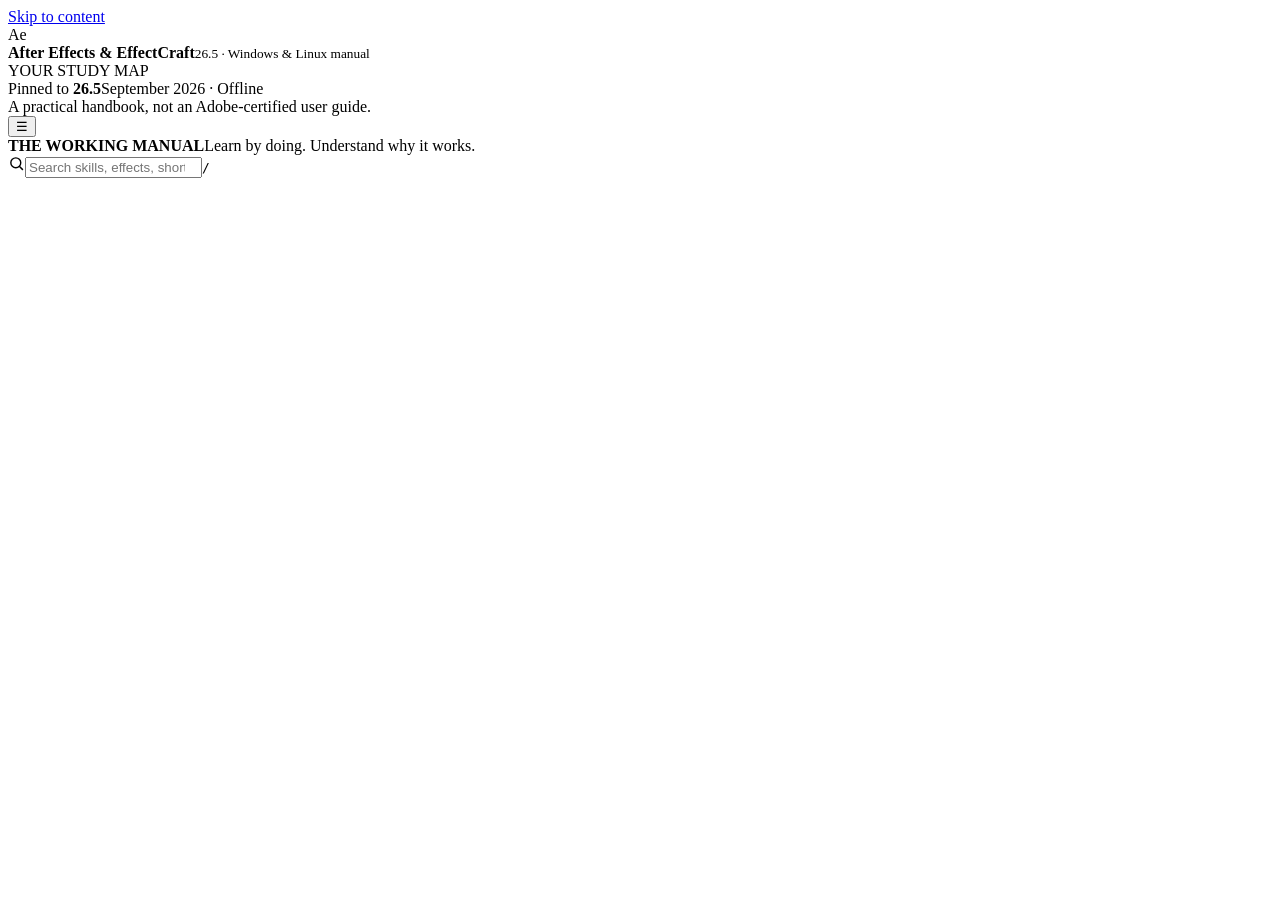
<file: manuals/after-effects/web/template.html>
<!DOCTYPE html>
<html lang="en">
<head>
<meta charset="utf-8">
<meta name="viewport" content="width=device-width,initial-scale=1">
<meta name="color-scheme" content="light">
<meta name="description" content="Offline After Effects 26.5 & EffectCraft training manual, readable on Linux or Windows: 40 guided lessons, topics, effects, shortcuts, exercises, quizzes and troubleshooting.">
<title>After Effects 26.5 & EffectCraft • Windows & Linux Field Manual</title>
<style>__CSS__</style>
</head>
<body>
<a class="skip" href="#main">Skip to content</a>
<div class="shell" id="shell">
 <aside class="sidebar" aria-label="Main navigation">
  <div class="brand"><span class="brand-mark" aria-hidden="true">Ae</span><div><strong>After Effects & EffectCraft</strong><small>26.5 · Windows & Linux manual</small></div></div>
  <div class="sidebar-caption">YOUR STUDY MAP</div>
  <nav class="nav" id="nav" aria-label="Guide sections"></nav>
  <div class="sidebar-bottom"><div class="sidebar-mini">Pinned to <strong>26.5</strong><span>September 2026 · Offline</span></div><div class="sidebar-note">A practical handbook, not an Adobe-certified user guide.</div></div>
 </aside>
 <div class="workspace">
  <header class="topbar">
   <button class="menu-toggle" id="toggleMenu" type="button" aria-label="Toggle navigation" aria-expanded="false">☰</button>
   <div class="header-title"><strong>THE WORKING MANUAL</strong><span>Learn by doing. Understand why it works.</span></div>
   <label class="search-shell"><svg viewBox="0 0 24 24" width="17" height="17" aria-hidden="true"><circle cx="11" cy="11" r="7" fill="none" stroke="currentColor" stroke-width="2"/><path d="m16 16 5 5" stroke="currentColor" stroke-width="2"/></svg><input id="globalSearch" type="search" placeholder="Search skills, effects, shortcuts…" autocomplete="off" aria-label="Global search"><kbd>/</kbd></label>
  </header>
  <main id="main" tabindex="-1" aria-live="polite"></main>
 </div>
</div>
<script type="application/json" id="guideData">__DATA__</script>
<script>__JS__</script>
</body>
</html>
</file>
<file: assets/library.css>
:root{color-scheme:light;--bg:#f5f4ef;--paper:#fffefa;--ink:#212e29;--muted:#59675f;--line:#d5dcd1;--accent:#365c37;--soft:#e8eee0;--bar:76px;font-family:system-ui,-apple-system,BlinkMacSystemFont,"Segoe UI",sans-serif;font-size:16px;background:var(--bg);color:var(--ink)}
*{box-sizing:border-box}body{margin:0}a{color:inherit}button,input,select{font:inherit}button,select,a{touch-action:manipulation}button,.button{border:1px solid var(--line);background:var(--paper);color:var(--ink);border-radius:8px;padding:11px 16px;text-decoration:none;cursor:pointer}button:hover,.button:hover{background:var(--soft)}button:disabled{opacity:.55;cursor:wait}a:focus-visible,button:focus-visible,input:focus-visible,select:focus-visible,summary:focus-visible{outline:3px solid #678c39;outline-offset:4px}.primary{background:var(--ink);color:var(--paper);border-color:var(--ink)}.primary:hover{background:var(--accent);color:var(--paper)}
.library-bar{position:relative;z-index:2;min-height:var(--bar);display:flex;align-items:center;gap:28px;padding:15px 32px;border-bottom:1px solid var(--line);background:var(--paper)}.wordmark{display:flex;gap:11px;align-items:center;text-decoration:none;font-size:.95rem;white-space:nowrap}.logo{background:var(--ink);color:#e2f5bd;border-radius:10px;font-weight:800;font-size:1.5rem;width:38px;height:38px;text-align:center;line-height:35px}.wordmark strong{display:block}.library-bar nav{display:flex;gap:5px;margin-left:auto}.library-bar nav a{font-size:.85rem;text-decoration:none;padding:9px 12px;border-radius:6px;white-space:nowrap}.library-bar nav a[aria-current]{background:var(--soft);font-weight:650}.switcher select{max-width:200px;border:1px solid var(--line);background:var(--bg);border-radius:6px;padding:9px;color:var(--ink)}
.page{max-width:1240px;margin:auto;padding:60px 36px 72px}.eyebrow{font-size:.73rem;font-weight:750;letter-spacing:.14em;text-transform:uppercase;color:var(--accent)}.hero{padding:14px 0 38px;max-width:860px}.hero h1{font-size:clamp(2.3rem,5vw,4.4rem);line-height:1.08;font-weight:650;letter-spacing:-.055em;margin:20px 0}.hero p,.lede{font-size:1.09rem;line-height:1.75;color:var(--muted);max-width:760px}.meta{display:flex;gap:18px;flex-wrap:wrap;font-size:.8rem;color:var(--muted);margin-top:24px}.dot:before{content:"";display:inline-block;background:#678c39;width:7px;height:7px;border-radius:50%;margin-right:7px}.manual-grid{display:grid;grid-template-columns:repeat(3,minmax(0,1fr));gap:20px}.manual-card{display:flex;flex-direction:column;background:var(--paper);border:1px solid var(--line);border-radius:14px;padding:26px;position:relative;overflow:hidden}.manual-card:before{content:"";height:4px;background:var(--app-color);position:absolute;top:0;left:0;right:0}.app-icon{width:56px;height:56px;border:1px solid var(--app-color);border-radius:12px;display:grid;place-items:center;font-size:1.6rem;font-weight:600;background:var(--app-bg);color:var(--app-color)}.manual-card h2{font-size:1.55rem;letter-spacing:-.03em;margin:22px 0 8px}.manual-card p{line-height:1.65;color:var(--muted);font-size:.93rem}.manual-card .description{min-height:76px;margin:0}.manual-card .version{font-size:.77rem;margin:0 0 16px}.manual-card ul{padding:0;list-style:none;font-size:.87rem;line-height:1.9;margin:15px 0 26px}.manual-card .button{display:block;text-align:center;margin-top:auto}.card-actions{display:flex;gap:14px;flex-wrap:wrap;font-size:.8rem;margin-top:16px}.reading-progress{font-size:.8rem;color:var(--muted);margin-bottom:16px}.track{height:4px;border-radius:3px;background:var(--soft);margin-top:8px}.track span{display:block;height:100%;background:var(--app-color)}
.panel{background:var(--paper);border:1px solid var(--line);padding:25px;border-radius:12px;margin:24px 0;line-height:1.7}.panel h2{margin:0 0 10px;font-size:1.15rem}.panel p{margin:8px 0;color:var(--muted)}.twocol{display:grid;grid-template-columns:1fr 1fr;gap:20px;margin-top:12px}.twocol .panel{margin-bottom:0}.inline-links{display:flex;gap:18px;flex-wrap:wrap;font-size:.9rem}.footer{border-top:1px solid var(--line);padding-top:24px;margin-top:38px;font-size:.8rem;line-height:1.7;color:var(--muted)}
.search-form{display:grid;grid-template-columns:1fr 190px 170px;gap:12px;margin:30px 0 20px}.search-form input,.search-form select,.compare-search{width:100%;border:1px solid var(--line);border-radius:8px;padding:14px;background:var(--paper);color:var(--ink);min-width:0}.results{display:grid;gap:12px}.result{border:1px solid var(--line);border-radius:9px;background:var(--paper);padding:20px;text-decoration:none;display:block}.result:hover{border-color:var(--accent)}.result small{color:var(--accent);font-size:.75rem}.result strong{display:block;font-size:1.1rem;margin:7px 0}.result p{margin:6px 0 0;font-size:.9rem;color:var(--muted);line-height:1.6}.result-count{font-size:.85rem;color:var(--muted);margin-bottom:20px}.more{margin-top:20px}.empty{padding:30px;background:var(--soft);border-radius:9px;line-height:1.7}.key-group{margin:22px 0;border:1px solid var(--line);border-radius:10px;overflow:hidden;background:var(--paper)}.key-group h2{margin:0;padding:16px 20px;background:var(--soft);font-size:1rem}.key-record{display:grid;grid-template-columns:145px 1fr;gap:16px;padding:16px 20px;border-top:1px solid var(--line);line-height:1.5}.key-record small{display:block;color:var(--muted);margin-top:5px}.key-record a{font-weight:650;text-underline-offset:3px}.actions{display:flex;flex-wrap:wrap;gap:10px;margin:18px 0}.settings-grid{display:grid;grid-template-columns:repeat(3,1fr);gap:16px}.settings-grid label{display:flex;gap:10px;align-items:center}.warning{border-left:4px solid #aa6b26}.sr-only{position:absolute;width:1px;height:1px;overflow:hidden;clip-path:inset(50%)}.skip{position:fixed;top:-100px;left:16px;z-index:20;padding:12px;background:var(--ink);color:var(--paper)}.skip:focus{top:10px}#notice{position:fixed;bottom:24px;left:50%;transform:translateX(-50%);z-index:30;background:var(--ink);color:var(--paper);border-radius:9px;padding:14px 22px;max-width:calc(100% - 32px);width:max-content;box-shadow:0 4px 25px #0002}#notice:empty{display:none}
body.reading{height:100dvh;display:flex;flex-direction:column;overflow:hidden}body.reading .library-bar{flex-shrink:0}#readers{flex:1;min-height:0;position:relative}#readers iframe{border:0;width:100%;height:100%;display:block;background:var(--paper)}[hidden],#readers iframe[hidden]{display:none!important}.reader-loading{padding:32px;line-height:1.7}.reader-error{position:absolute;inset:0;background:var(--bg);padding:40px;overflow:auto}.large-reading .page{font-size:1.15rem}.high-contrast{--muted:#2d3c31;--line:#778677}.high-contrast a{text-decoration:underline}.high-contrast .manual-card p{color:var(--ink)}
@media(max-width:1050px){.library-bar{gap:12px;padding:12px 20px}.library-bar nav a{padding:9px 8px}.manual-card{padding:22px}.manual-grid{gap:14px}}
@media(max-width:800px){.library-bar{flex-wrap:wrap;padding:10px 16px;gap:8px}.wordmark{font-size:.8rem}.logo{width:32px;height:32px;line-height:30px;font-size:1.3rem}.switcher{margin-left:auto;order:1}.switcher select{max-width:170px;padding:8px;font-size:.8rem}.library-bar nav{order:2;width:100%;margin:0;justify-content:space-between}.library-bar nav a{padding:7px 12px}.page{padding:32px 20px 50px}.hero{padding-bottom:24px}.manual-grid{grid-template-columns:1fr}.manual-card .description{min-height:0}.manual-card ul{margin:10px 0 20px}.manual-card h2{margin-top:16px}.twocol{grid-template-columns:1fr;gap:0}.search-form{grid-template-columns:1fr 1fr}.search-form input{grid-column:1/-1}.key-record{grid-template-columns:1fr;gap:6px}.settings-grid{grid-template-columns:1fr}.hero h1{font-size:2.65rem}.panel{padding:20px}.wordmark span:last-child{max-width:160px}.lede{font-size:1rem}}
@media(prefers-reduced-motion:reduce){*{scroll-behavior:auto!important}}
@media print{.library-bar,.actions,.skip,#notice{display:none!important}.page{padding:0;max-width:none}.manual-card,.panel,.result,.key-group{break-inside:avoid}.manual-grid{grid-template-columns:1fr}body.reading{display:block;height:auto;overflow:visible}body.reading #workspace{display:block!important}body.reading #readers{display:none!important}}
.reader-controls{display:flex;gap:16px;align-items:center;padding:7px 24px;font-size:.75rem;background:var(--soft);border-bottom:1px solid var(--line);flex-shrink:0}.reader-controls span{margin-right:auto}.reader-controls button{padding:5px 10px;font-size:.75rem}.reader-controls a{white-space:nowrap}@media(max-width:600px){.reader-controls{gap:10px;padding:7px 12px}.reader-controls span{display:none}}@media print{.reader-controls{display:none}}
@media(max-width:380px){.library-bar nav a{font-size:.75rem;padding:7px 5px}}.page{overflow-wrap:anywhere}
.result mark{background:#e4edbd;color:#243020;border-radius:2px}.result:focus-visible{outline:3px solid var(--accent);outline-offset:2px;background:var(--soft)}.search-help{font-size:.83rem;color:var(--muted);line-height:1.6} .result strong{overflow-wrap:anywhere}
.keyboard-bar{display:flex;align-items:center;gap:12px;padding:6px 20px;border-bottom:1px solid var(--line);background:var(--paper);font-size:.75rem;flex-shrink:0}.keyboard-bar button{font-size:inherit;padding:5px 9px;white-space:nowrap}.keyboard-bar span{line-height:1.5;color:var(--muted)}@media print{.keyboard-bar{display:none!important}}

.key-test:focus,.key-test:focus-within{outline:3px solid var(--accent);outline-offset:3px}.key-test [data-test-answer]{border-top:1px solid var(--line);margin-top:16px;padding-top:10px}.key-test small{color:var(--muted)}#key-mode,#key-app{font:inherit;padding:8px;border:1px solid var(--line);border-radius:6px}@media print{.key-test [data-test-answer]{display:block!important}#key-test-tools,.key-test button{display:none!important}}

.key-test{display:grid;grid-template-columns:minmax(0,1fr) auto;gap:12px}.key-test h2{align-self:center;margin:0}.key-test [data-test-answer]{grid-column:1/-1}
</file>
<file: assets/palette-library.css>
/* Generated by scripts/palettes.py; original layout and media unchanged. */
html[data-palette] a:focus-visible,html[data-palette] button:focus-visible,html[data-palette] input:focus-visible,html[data-palette] select:focus-visible,html[data-palette] summary:focus-visible{outline:3px solid var(--t-accent)}
html[data-palette] .logo{color:var(--t-ink)}
html[data-palette] .dot:before{background:var(--t-accent)}
html[data-palette] .warning{border-left:4px solid var(--t-line)}
html[data-palette] .result mark{background:var(--t-paper);color:var(--t-ink)}
</file>
<file: assets/palette.css>
/* Shared semantic colors. Teaching images and SVG fills retain their source colors. */
html[data-palette="ember-dark"]{--t-bg:#191613;--t-paper:#231e19;--t-soft:#33291f;--t-ink:#f3e5d3;--t-muted:#c9b69e;--t-line:#806c55;--t-accent:#ffbc78;--t-good:#a9d59c;--t-bad:#ffb1a0;color-scheme:dark!important;}
html[data-palette="ocean-dark"]{--t-bg:#111e27;--t-paper:#192a35;--t-soft:#253d4a;--t-ink:#e3edf0;--t-muted:#aec5ce;--t-line:#587b8c;--t-accent:#8ec9e7;--t-good:#a9d59c;--t-bad:#ffb1a0;color-scheme:dark!important;}
html[data-palette="ember-light"]{--t-bg:#fdf0d5;--t-paper:#fff8e9;--t-soft:#efdfc5;--t-ink:#3c251c;--t-muted:#73513f;--t-line:#ac8e70;--t-accent:#993821;--t-good:#285d30;--t-bad:#9e2c22;color-scheme:light!important;}
html[data-palette="ocean-light"]{--t-bg:#eef5f7;--t-paper:#fafdfd;--t-soft:#dcebf0;--t-ink:#003049;--t-muted:#3c6173;--t-line:#7c9eae;--t-accent:#075b80;--t-good:#285d30;--t-bad:#9e2c22;color-scheme:light!important;}
html[data-palette],html[data-palette] body{--bg:var(--t-bg)!important;--paper:var(--t-paper)!important;--surface:var(--t-paper)!important;--surface2:var(--t-soft)!important;--panel:var(--t-paper)!important;--soft:var(--t-soft)!important;--ink:var(--t-ink)!important;--muted:var(--t-muted)!important;--line:var(--t-line)!important;--border:var(--t-line)!important;--edge:var(--t-line)!important;--accent:var(--t-accent)!important;--accent2:var(--t-accent)!important;--accent-dark:var(--t-accent)!important;--brand:var(--t-accent)!important;--brand2:var(--t-soft)!important;--focus:var(--t-accent)!important;--nav:var(--t-paper)!important;--navtxt:var(--t-ink)!important;--navink:var(--t-ink)!important;--warm:var(--t-soft)!important;--tag:var(--t-soft)!important;--purple:var(--t-accent)!important;--green:var(--t-good)!important;--amber:var(--t-accent)!important}
html[data-palette] body{background:var(--t-bg);color:var(--t-ink)}
html[data-palette] body.high-contrast,html[data-palette] body.high-contrast *{--t-muted:var(--t-ink);--t-line:var(--t-ink)}
html[data-palette] :is(button,input,textarea,select){accent-color:var(--t-accent)}
html[data-palette] :is(input,textarea,select){background-color:var(--t-paper);color:var(--t-ink)}
html[data-palette] .result mark{background:var(--t-accent);color:var(--t-bg)}
html[data-palette] .primary,html[data-palette] .primary:hover{background:var(--t-accent);color:var(--t-bg);border-color:var(--t-accent)}
html[data-palette] .logo{background:var(--t-soft);color:var(--t-accent)}
html[data-palette] .library-return{background:var(--t-paper)!important;color:var(--t-ink)!important;border:1px solid var(--t-line)}
.palette-control{display:flex;align-items:center;gap:7px;margin-left:auto;font-size:.75rem;white-space:nowrap}.palette-control select{font:inherit;padding:5px;border:1px solid var(--line);border-radius:6px;max-width:155px}.keyboard-bar{flex-wrap:wrap}.keyboard-bar>span{flex:1;min-width:130px}


html[data-palette="woodland-dark"]{--t-bg:#2c3930;--t-paper:#3f4f44;--t-soft:#48594c;--t-ink:#f1ecdf;--t-muted:#dcd7c9;--t-line:#a27b5c;--t-accent:#f1c69f;--t-good:#c1e7ae;--t-bad:#ffbba8;color-scheme:dark}
html[data-palette="woodland-light"]{--t-bg:#dcd7c9;--t-paper:#f3eee2;--t-soft:#d2cbbb;--t-ink:#2c3930;--t-muted:#3f4f44;--t-line:#8e755e;--t-accent:#654029;--t-good:#285d30;--t-bad:#9e2c22;color-scheme:light}

@media print{html[data-palette],html[data-palette] body{--t-bg:#fff;--t-paper:#fff;--t-soft:#eee;--t-ink:#111;--t-muted:#333;--t-line:#777;--t-accent:#333;color-scheme:light}.palette-control{display:none!important}}

html[data-palette] body .button.primary,html[data-palette] body .btn:not(.ghost):not(.light){background:var(--t-accent);color:var(--t-bg);border-color:var(--t-accent)}

html[data-palette] input::placeholder,html[data-palette] textarea::placeholder{color:var(--t-muted);opacity:1}
</file>
